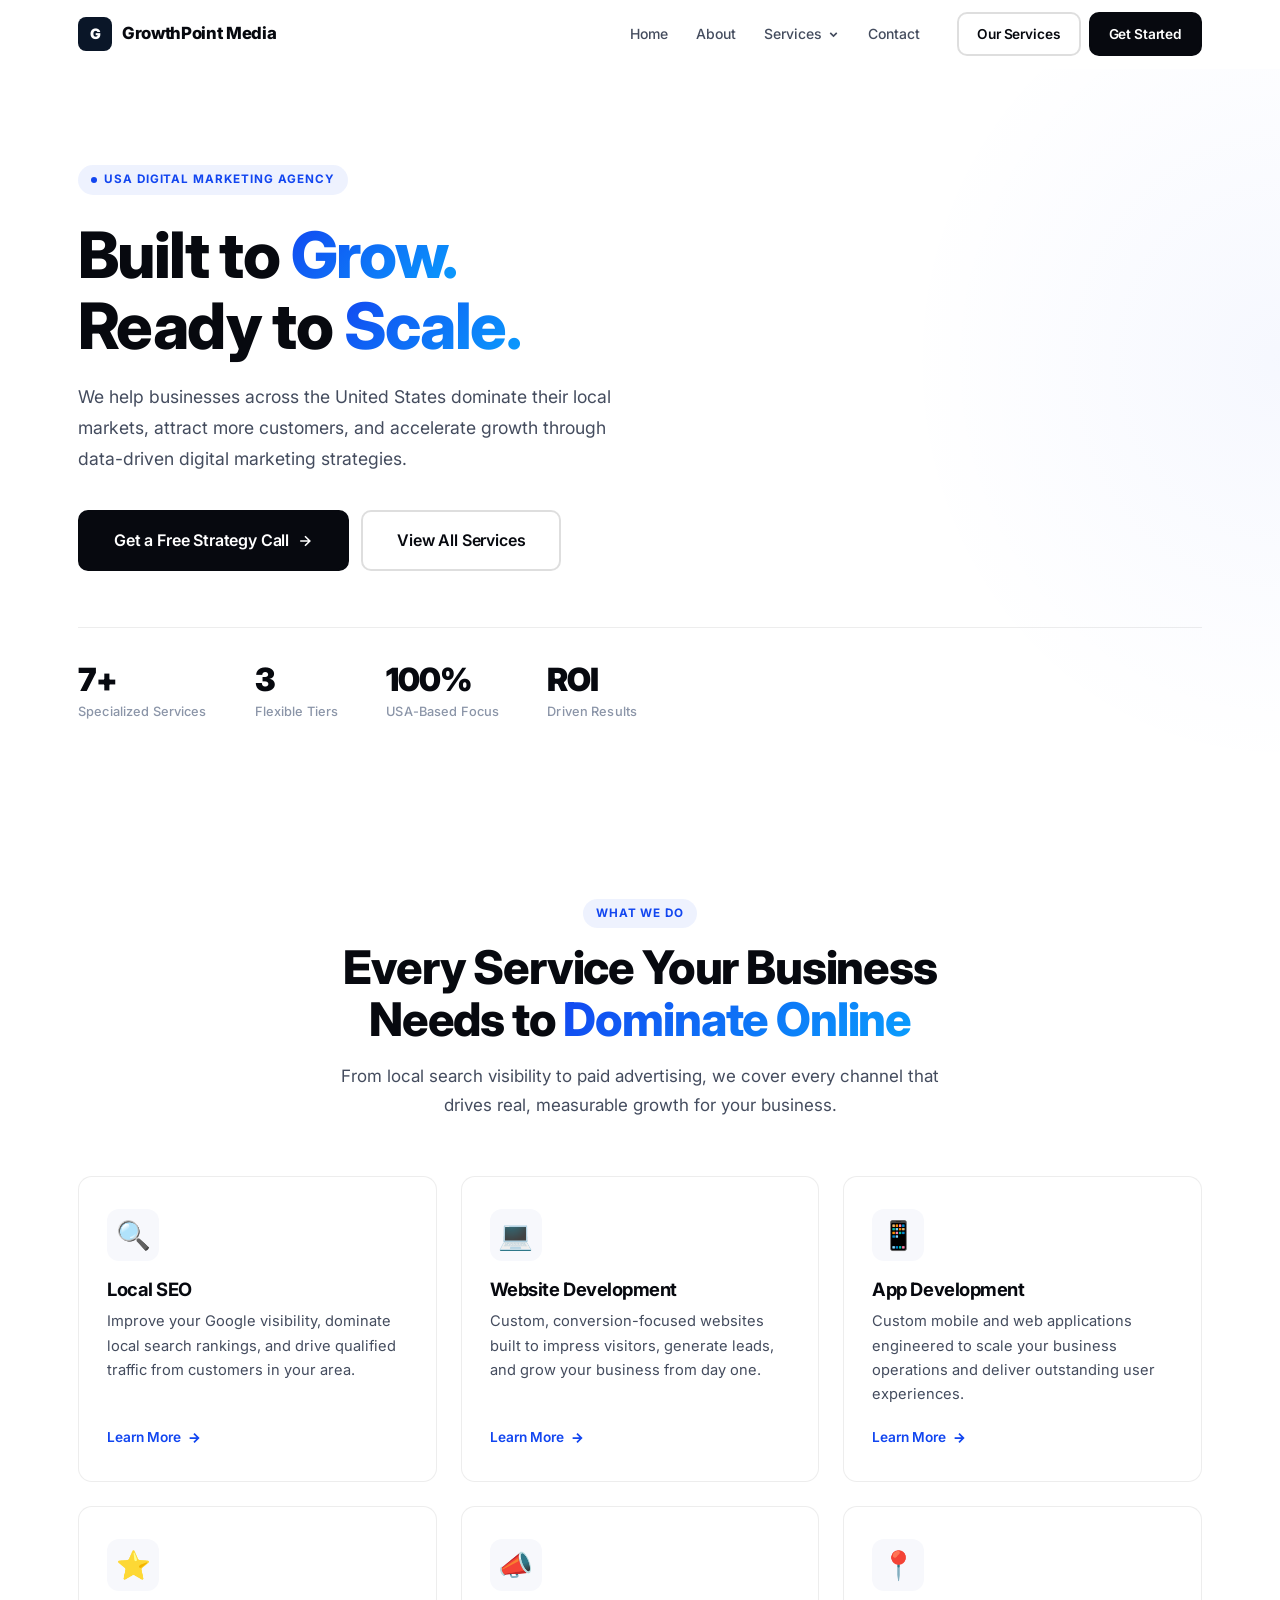
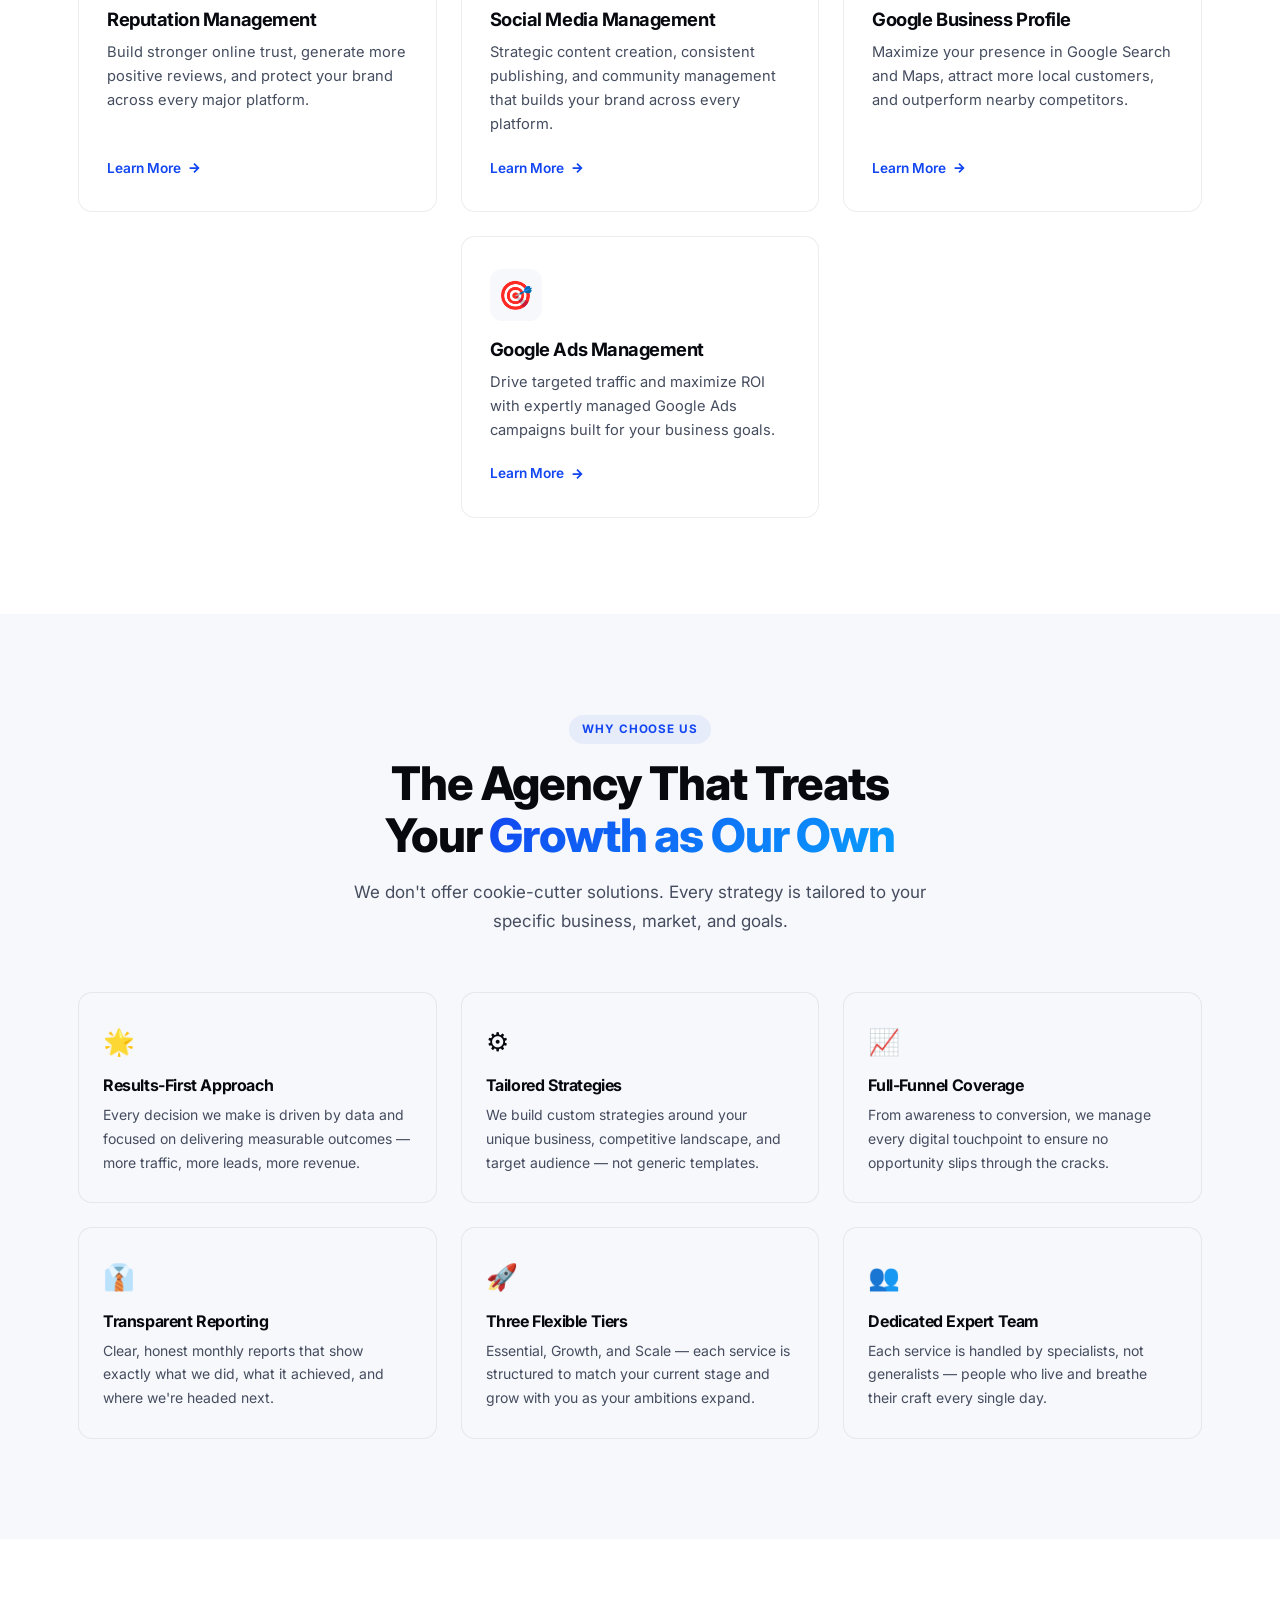
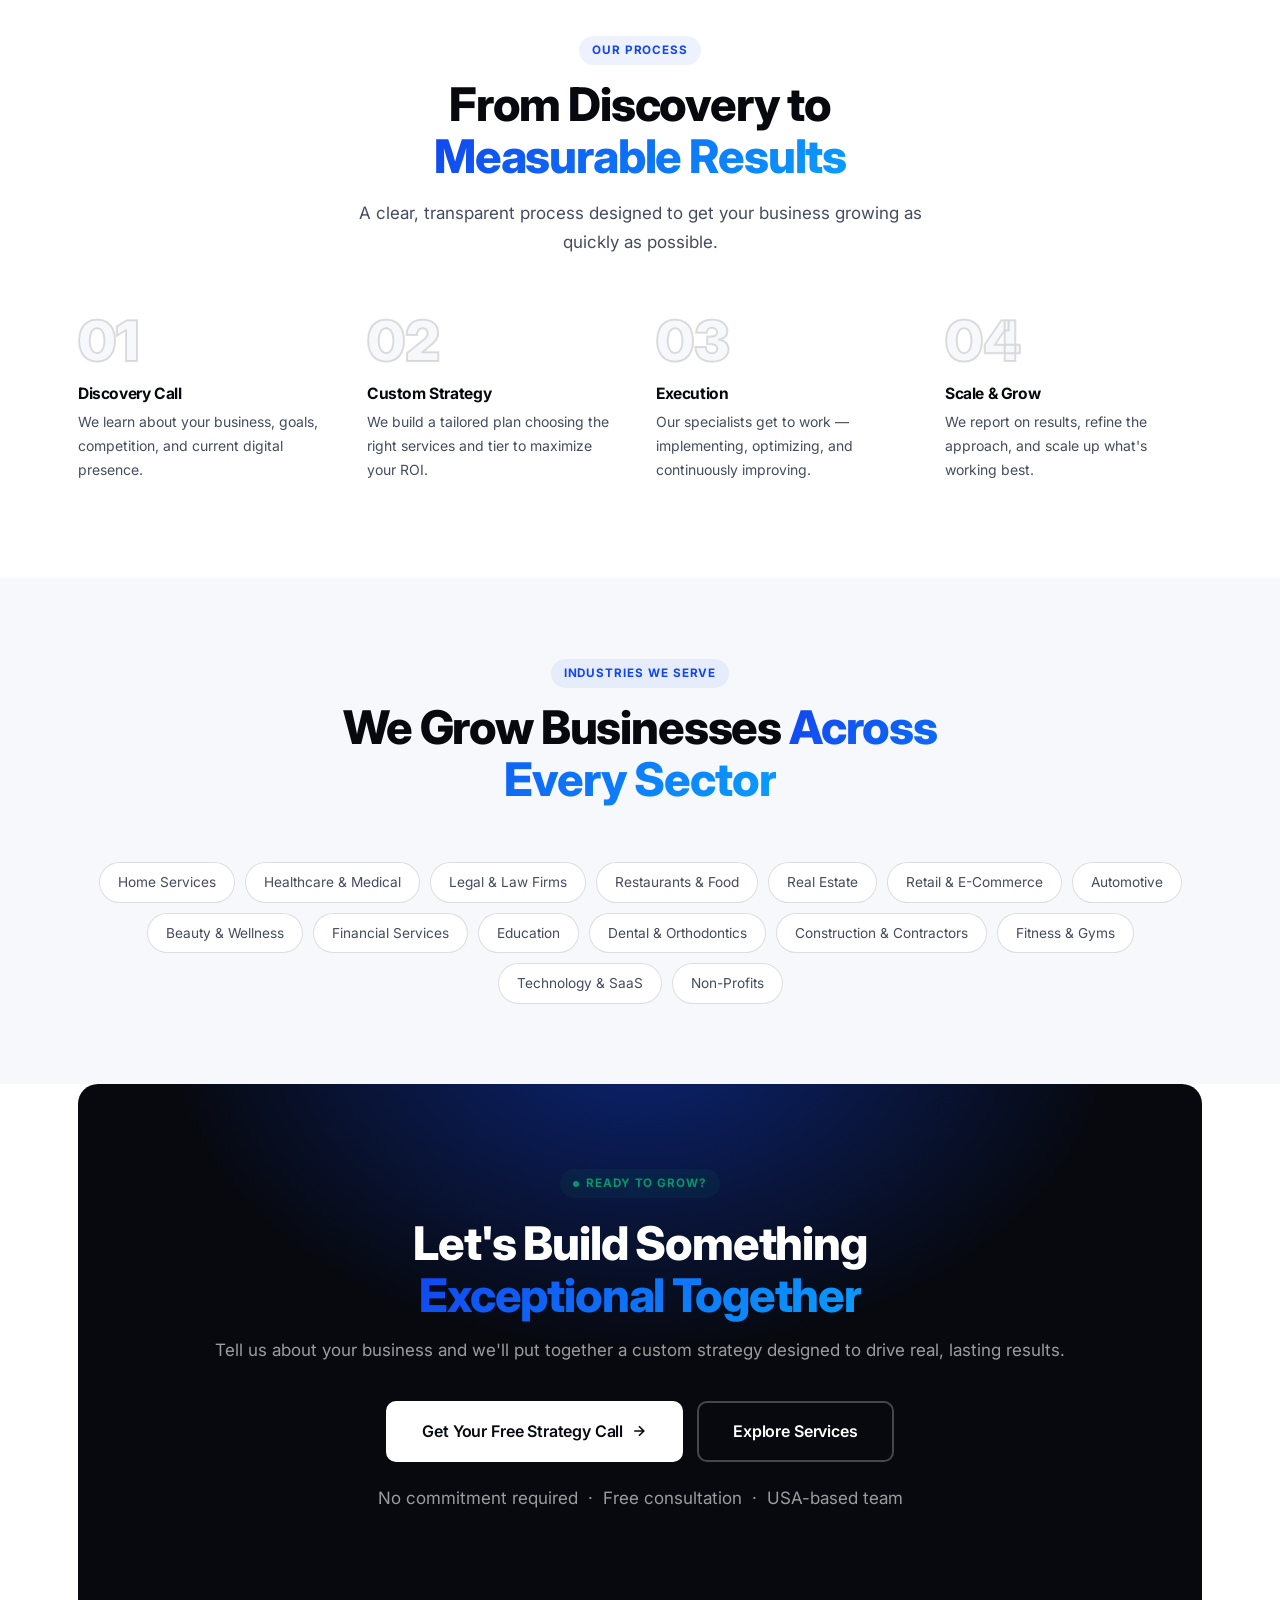
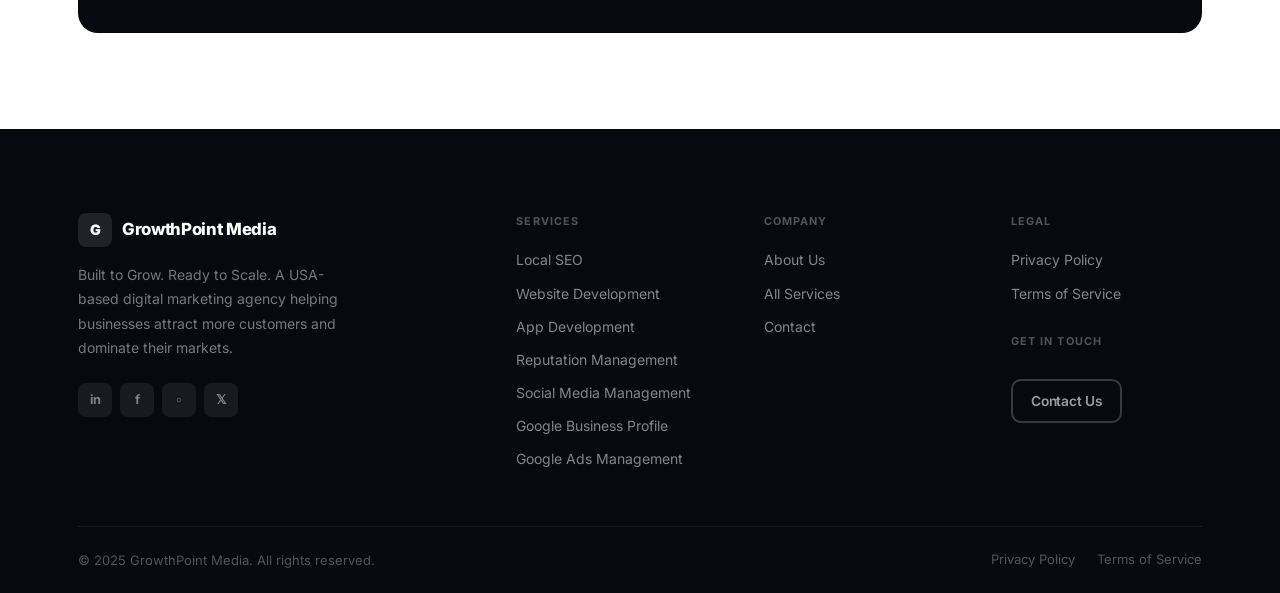
<file: index.html>
<!DOCTYPE html>
<html lang="en">
<head>
  <meta charset="UTF-8">
  <meta name="viewport" content="width=device-width, initial-scale=1.0">
  <title>GrowthPoint Media | Digital Marketing Agency — Built to Grow. Ready to Scale.</title>
  <meta name="description" content="GrowthPoint Media is a results-driven digital marketing agency offering Local SEO, Website Development, App Development, Reputation Management, Social Media, Google Business Profile, and Google Ads services across the USA.">
  <meta name="keywords" content="digital marketing agency USA, local SEO services, website development, google ads management, social media management, reputation management, google business profile">
  <meta name="robots" content="index, follow">
  <link rel="canonical" href="https://www.growthpointmedia.com/">

  <!-- Open Graph -->
  <meta property="og:type" content="website">
  <meta property="og:url" content="https://www.growthpointmedia.com/">
  <meta property="og:title" content="GrowthPoint Media | Digital Marketing Agency">
  <meta property="og:description" content="Results-driven digital marketing agency. We help businesses grow with Local SEO, Paid Ads, Web Development, and more.">
  <meta property="og:image" content="https://www.growthpointmedia.com/assets/img/og-image.jpg">
  <meta property="og:site_name" content="GrowthPoint Media">

  <!-- Twitter Card -->
  <meta name="twitter:card" content="summary_large_image">
  <meta name="twitter:title" content="GrowthPoint Media | Digital Marketing Agency">
  <meta name="twitter:description" content="Results-driven digital marketing agency. Built to Grow. Ready to Scale.">

  <link rel="stylesheet" href="assets/css/style.css">

  <!-- Schema: Organization -->
  <script type="application/ld+json">
  {
    "@context": "https://schema.org",
    "@type": "Organization",
    "name": "GrowthPoint Media",
    "url": "https://www.growthpointmedia.com",
    "logo": "https://www.growthpointmedia.com/assets/img/logo.png",
    "description": "GrowthPoint Media is a USA-based digital marketing agency specializing in Local SEO, Website Development, App Development, Reputation Management, Social Media Management, Google Business Profile Management, and Google Ads Management.",
    "slogan": "Built to Grow. Ready to Scale.",
    "areaServed": "United States",
    "serviceArea": {
      "@type": "Country",
      "name": "United States"
    },
    "sameAs": [
      "https://www.linkedin.com/company/growthpointmedia",
      "https://www.facebook.com/growthpointmedia",
      "https://www.instagram.com/growthpointmedia"
    ],
    "hasOfferCatalog": {
      "@type": "OfferCatalog",
      "name": "Digital Marketing Services",
      "itemListElement": [
        {"@type": "Offer", "itemOffered": {"@type": "Service", "name": "Local SEO"}},
        {"@type": "Offer", "itemOffered": {"@type": "Service", "name": "Website Development"}},
        {"@type": "Offer", "itemOffered": {"@type": "Service", "name": "App Development"}},
        {"@type": "Offer", "itemOffered": {"@type": "Service", "name": "Reputation Management"}},
        {"@type": "Offer", "itemOffered": {"@type": "Service", "name": "Social Media Management"}},
        {"@type": "Offer", "itemOffered": {"@type": "Service", "name": "Google Business Profile Management"}},
        {"@type": "Offer", "itemOffered": {"@type": "Service", "name": "Google Ads Management"}}
      ]
    }
  }
  </script>

  <!-- Schema: WebSite -->
  <script type="application/ld+json">
  {
    "@context": "https://schema.org",
    "@type": "WebSite",
    "name": "GrowthPoint Media",
    "url": "https://www.growthpointmedia.com",
    "potentialAction": {
      "@type": "SearchAction",
      "target": "https://www.growthpointmedia.com/?s={search_term_string}",
      "query-input": "required name=search_term_string"
    }
  }
  </script>
</head>
<body>

<!-- ── Navigation ─────────────────────────────────────────────────────────── -->
<nav class="nav" role="navigation" aria-label="Main navigation">
  <div class="nav__inner">
    <a href="/" class="nav__logo" aria-label="GrowthPoint Media Home">
      <div class="nav__logo-icon" aria-hidden="true">G</div>
      GrowthPoint Media
    </a>

    <div class="nav__menu" role="menubar">
      <a href="/" class="nav__link" role="menuitem">Home</a>
      <a href="about.html" class="nav__link" role="menuitem">About</a>

      <div class="nav__dropdown" role="menuitem" aria-haspopup="true">
        <button class="nav__link nav__dropdown-toggle" aria-expanded="false">
          Services
          <svg viewBox="0 0 16 16" fill="none" stroke="currentColor" stroke-width="2"><path d="M4 6l4 4 4-4"/></svg>
        </button>
        <div class="nav__dropdown-menu" role="menu">
          <a href="services/local-seo.html" class="nav__dropdown-item" role="menuitem">
            <span class="nav__dropdown-icon">&#128269;</span>Local SEO
          </a>
          <a href="services/website-development.html" class="nav__dropdown-item" role="menuitem">
            <span class="nav__dropdown-icon">&#128187;</span>Website Development
          </a>
          <a href="services/app-development.html" class="nav__dropdown-item" role="menuitem">
            <span class="nav__dropdown-icon">&#128241;</span>App Development
          </a>
          <a href="services/reputation-management.html" class="nav__dropdown-item" role="menuitem">
            <span class="nav__dropdown-icon">&#11088;</span>Reputation Management
          </a>
          <a href="services/social-media-management.html" class="nav__dropdown-item" role="menuitem">
            <span class="nav__dropdown-icon">&#128227;</span>Social Media
          </a>
          <a href="services/google-business-profile.html" class="nav__dropdown-item" role="menuitem">
            <span class="nav__dropdown-icon">&#128205;</span>Google Business Profile
          </a>
          <a href="services/google-ads-management.html" class="nav__dropdown-item" role="menuitem">
            <span class="nav__dropdown-icon">&#127919;</span>Google Ads
          </a>
        </div>
      </div>

      <a href="contact.html" class="nav__link" role="menuitem">Contact</a>
    </div>

    <div class="nav__actions">
      <a href="services.html" class="btn btn--outline btn--sm">Our Services</a>
      <a href="contact.html" class="btn btn--primary btn--sm">Get Started</a>
    </div>

    <button class="nav__toggle" aria-label="Toggle mobile menu" aria-expanded="false">
      <span></span><span></span><span></span>
    </button>
  </div>
</nav>

<!-- Mobile Nav -->
<div class="nav__mobile" aria-label="Mobile navigation">
  <a href="/" class="nav__mobile-link">Home</a>
  <a href="about.html" class="nav__mobile-link">About</a>
  <div class="nav__mobile-section-title">Services</div>
  <a href="services/local-seo.html" class="nav__mobile-link">Local SEO</a>
  <a href="services/website-development.html" class="nav__mobile-link">Website Development</a>
  <a href="services/app-development.html" class="nav__mobile-link">App Development</a>
  <a href="services/reputation-management.html" class="nav__mobile-link">Reputation Management</a>
  <a href="services/social-media-management.html" class="nav__mobile-link">Social Media Management</a>
  <a href="services/google-business-profile.html" class="nav__mobile-link">Google Business Profile</a>
  <a href="services/google-ads-management.html" class="nav__mobile-link">Google Ads Management</a>
  <div class="nav__mobile-divider"></div>
  <a href="contact.html" class="nav__mobile-link">Contact</a>
  <div class="nav__mobile-cta">
    <a href="contact.html" class="btn btn--primary">Get a Free Strategy Call</a>
  </div>
</div>

<main>

<!-- ── Hero ────────────────────────────────────────────────────────────────── -->
<section class="hero">
  <div class="container">
    <div class="hero__inner">
      <div class="hero__badge animate-fade-up">
        <span class="badge badge--accent"><span class="badge-dot"></span>USA Digital Marketing Agency</span>
      </div>
      <h1 class="animate-fade-up animate-fade-up--1">
        Built to <span class="text-gradient">Grow.</span><br>Ready to <span class="text-gradient">Scale.</span>
      </h1>
      <p class="hero__sub animate-fade-up animate-fade-up--2">
        We help businesses across the United States dominate their local markets, attract more customers, and accelerate growth through data-driven digital marketing strategies.
      </p>
      <div class="hero__actions animate-fade-up animate-fade-up--3">
        <a href="contact.html" class="btn btn--primary btn--lg">
          Get a Free Strategy Call
          <svg class="btn-arrow" viewBox="0 0 20 20" fill="none" stroke="currentColor" stroke-width="2"><path d="M4 10h12M10 4l6 6-6 6"/></svg>
        </a>
        <a href="services.html" class="btn btn--outline btn--lg">View All Services</a>
      </div>
      <div class="hero__stats">
        <div class="hero__stat">
          <div class="hero__stat-value">7+</div>
          <div class="hero__stat-label">Specialized Services</div>
        </div>
        <div class="hero__stat">
          <div class="hero__stat-value">3</div>
          <div class="hero__stat-label">Flexible Tiers</div>
        </div>
        <div class="hero__stat">
          <div class="hero__stat-value">100%</div>
          <div class="hero__stat-label">USA-Based Focus</div>
        </div>
        <div class="hero__stat">
          <div class="hero__stat-value">ROI</div>
          <div class="hero__stat-label">Driven Results</div>
        </div>
      </div>
    </div>
  </div>
</section>

<!-- ── Services ─────────────────────────────────────────────────────────────── -->
<section id="services">
  <div class="container">
    <div class="section-header section-header--center reveal">
      <span class="badge">What We Do</span>
      <h2>Every Service Your Business Needs to <span class="text-gradient">Dominate Online</span></h2>
      <p>From local search visibility to paid advertising, we cover every channel that drives real, measurable growth for your business.</p>
    </div>

    <div class="grid-3">
      <a href="services/local-seo.html" class="service-card reveal reveal-delay-1">
        <div class="service-card__icon">&#128269;</div>
        <h3>Local SEO</h3>
        <p>Improve your Google visibility, dominate local search rankings, and drive qualified traffic from customers in your area.</p>
        <span class="service-card__link">
          Learn More
          <svg width="14" height="14" viewBox="0 0 16 16" fill="none" stroke="currentColor" stroke-width="2"><path d="M3 8h10M8 3l5 5-5 5"/></svg>
        </span>
      </a>

      <a href="services/website-development.html" class="service-card reveal reveal-delay-2">
        <div class="service-card__icon">&#128187;</div>
        <h3>Website Development</h3>
        <p>Custom, conversion-focused websites built to impress visitors, generate leads, and grow your business from day one.</p>
        <span class="service-card__link">
          Learn More
          <svg width="14" height="14" viewBox="0 0 16 16" fill="none" stroke="currentColor" stroke-width="2"><path d="M3 8h10M8 3l5 5-5 5"/></svg>
        </span>
      </a>

      <a href="services/app-development.html" class="service-card reveal reveal-delay-3">
        <div class="service-card__icon">&#128241;</div>
        <h3>App Development</h3>
        <p>Custom mobile and web applications engineered to scale your business operations and deliver outstanding user experiences.</p>
        <span class="service-card__link">
          Learn More
          <svg width="14" height="14" viewBox="0 0 16 16" fill="none" stroke="currentColor" stroke-width="2"><path d="M3 8h10M8 3l5 5-5 5"/></svg>
        </span>
      </a>

      <a href="services/reputation-management.html" class="service-card reveal reveal-delay-1">
        <div class="service-card__icon">&#11088;</div>
        <h3>Reputation Management</h3>
        <p>Build stronger online trust, generate more positive reviews, and protect your brand across every major platform.</p>
        <span class="service-card__link">
          Learn More
          <svg width="14" height="14" viewBox="0 0 16 16" fill="none" stroke="currentColor" stroke-width="2"><path d="M3 8h10M8 3l5 5-5 5"/></svg>
        </span>
      </a>

      <a href="services/social-media-management.html" class="service-card reveal reveal-delay-2">
        <div class="service-card__icon">&#128227;</div>
        <h3>Social Media Management</h3>
        <p>Strategic content creation, consistent publishing, and community management that builds your brand across every platform.</p>
        <span class="service-card__link">
          Learn More
          <svg width="14" height="14" viewBox="0 0 16 16" fill="none" stroke="currentColor" stroke-width="2"><path d="M3 8h10M8 3l5 5-5 5"/></svg>
        </span>
      </a>

      <a href="services/google-business-profile.html" class="service-card reveal reveal-delay-3">
        <div class="service-card__icon">&#128205;</div>
        <h3>Google Business Profile</h3>
        <p>Maximize your presence in Google Search and Maps, attract more local customers, and outperform nearby competitors.</p>
        <span class="service-card__link">
          Learn More
          <svg width="14" height="14" viewBox="0 0 16 16" fill="none" stroke="currentColor" stroke-width="2"><path d="M3 8h10M8 3l5 5-5 5"/></svg>
        </span>
      </a>

      <a href="services/google-ads-management.html" class="service-card reveal" style="grid-column: 2;">
        <div class="service-card__icon">&#127919;</div>
        <h3>Google Ads Management</h3>
        <p>Drive targeted traffic and maximize ROI with expertly managed Google Ads campaigns built for your business goals.</p>
        <span class="service-card__link">
          Learn More
          <svg width="14" height="14" viewBox="0 0 16 16" fill="none" stroke="currentColor" stroke-width="2"><path d="M3 8h10M8 3l5 5-5 5"/></svg>
        </span>
      </a>
    </div>
  </div>
</section>

<!-- ── Why GrowthPoint ────────────────────────────────────────────────────── -->
<section style="background: var(--bg-2); padding: 100px 0;">
  <div class="container">
    <div class="section-header section-header--center reveal">
      <span class="badge">Why Choose Us</span>
      <h2>The Agency That Treats Your <span class="text-gradient">Growth as Our Own</span></h2>
      <p>We don't offer cookie-cutter solutions. Every strategy is tailored to your specific business, market, and goals.</p>
    </div>
    <div class="grid-3">
      <div class="value-card reveal reveal-delay-1">
        <div class="value-icon">&#127775;</div>
        <h4>Results-First Approach</h4>
        <p>Every decision we make is driven by data and focused on delivering measurable outcomes — more traffic, more leads, more revenue.</p>
      </div>
      <div class="value-card reveal reveal-delay-2">
        <div class="value-icon">&#9881;</div>
        <h4>Tailored Strategies</h4>
        <p>We build custom strategies around your unique business, competitive landscape, and target audience — not generic templates.</p>
      </div>
      <div class="value-card reveal reveal-delay-3">
        <div class="value-icon">&#128200;</div>
        <h4>Full-Funnel Coverage</h4>
        <p>From awareness to conversion, we manage every digital touchpoint to ensure no opportunity slips through the cracks.</p>
      </div>
      <div class="value-card reveal reveal-delay-1">
        <div class="value-icon">&#128084;</div>
        <h4>Transparent Reporting</h4>
        <p>Clear, honest monthly reports that show exactly what we did, what it achieved, and where we're headed next.</p>
      </div>
      <div class="value-card reveal reveal-delay-2">
        <div class="value-icon">&#128640;</div>
        <h4>Three Flexible Tiers</h4>
        <p>Essential, Growth, and Scale — each service is structured to match your current stage and grow with you as your ambitions expand.</p>
      </div>
      <div class="value-card reveal reveal-delay-3">
        <div class="value-icon">&#128101;</div>
        <h4>Dedicated Expert Team</h4>
        <p>Each service is handled by specialists, not generalists — people who live and breathe their craft every single day.</p>
      </div>
    </div>
  </div>
</section>

<!-- ── How It Works ───────────────────────────────────────────────────────── -->
<section>
  <div class="container">
    <div class="section-header section-header--center reveal">
      <span class="badge">Our Process</span>
      <h2>From Discovery to <span class="text-gradient">Measurable Results</span></h2>
      <p>A clear, transparent process designed to get your business growing as quickly as possible.</p>
    </div>
    <div class="process-grid">
      <div class="process-step reveal reveal-delay-1">
        <div class="process-num">01</div>
        <h4>Discovery Call</h4>
        <p>We learn about your business, goals, competition, and current digital presence.</p>
      </div>
      <div class="process-step reveal reveal-delay-2">
        <div class="process-num">02</div>
        <h4>Custom Strategy</h4>
        <p>We build a tailored plan choosing the right services and tier to maximize your ROI.</p>
      </div>
      <div class="process-step reveal reveal-delay-3">
        <div class="process-num">03</div>
        <h4>Execution</h4>
        <p>Our specialists get to work — implementing, optimizing, and continuously improving.</p>
      </div>
      <div class="process-step reveal reveal-delay-4">
        <div class="process-num">04</div>
        <h4>Scale &amp; Grow</h4>
        <p>We report on results, refine the approach, and scale up what's working best.</p>
      </div>
    </div>
  </div>
</section>

<!-- ── Industries ────────────────────────────────────────────────────────── -->
<section style="background: var(--bg-2); padding: 80px 0;">
  <div class="container">
    <div class="section-header section-header--center reveal">
      <span class="badge">Industries We Serve</span>
      <h2>We Grow Businesses <span class="text-gradient">Across Every Sector</span></h2>
    </div>
    <div class="industries-grid reveal" style="justify-content: center;">
      <span class="industry-tag">Home Services</span>
      <span class="industry-tag">Healthcare &amp; Medical</span>
      <span class="industry-tag">Legal &amp; Law Firms</span>
      <span class="industry-tag">Restaurants &amp; Food</span>
      <span class="industry-tag">Real Estate</span>
      <span class="industry-tag">Retail &amp; E-Commerce</span>
      <span class="industry-tag">Automotive</span>
      <span class="industry-tag">Beauty &amp; Wellness</span>
      <span class="industry-tag">Financial Services</span>
      <span class="industry-tag">Education</span>
      <span class="industry-tag">Dental &amp; Orthodontics</span>
      <span class="industry-tag">Construction &amp; Contractors</span>
      <span class="industry-tag">Fitness &amp; Gyms</span>
      <span class="industry-tag">Technology &amp; SaaS</span>
      <span class="industry-tag">Non-Profits</span>
    </div>
  </div>
</section>

<!-- ── CTA ──────────────────────────────────────────────────────────────── -->
<section class="cta-section">
  <div class="container">
    <div class="cta-box reveal">
      <div class="cta-box__inner">
        <span class="badge badge--green" style="margin: 0 auto 20px; display: inline-flex;"><span class="badge-dot"></span>Ready to Grow?</span>
        <h2>Let's Build Something <span class="text-gradient">Exceptional Together</span></h2>
        <p>Tell us about your business and we'll put together a custom strategy designed to drive real, lasting results.</p>
        <div class="cta-box__actions">
          <a href="contact.html" class="btn btn--primary btn--lg">
            Get Your Free Strategy Call
            <svg class="btn-arrow" viewBox="0 0 20 20" fill="none" stroke="currentColor" stroke-width="2"><path d="M4 10h12M10 4l6 6-6 6"/></svg>
          </a>
          <a href="services.html" class="btn btn--outline btn--lg">Explore Services</a>
        </div>
        <p class="cta-box__trust">No commitment required &nbsp;·&nbsp; Free consultation &nbsp;·&nbsp; USA-based team</p>
      </div>
    </div>
  </div>
</section>

</main>

<!-- ── Footer ────────────────────────────────────────────────────────────── -->
<footer class="footer" role="contentinfo">
  <div class="container">
    <div class="footer__top">
      <div class="footer__brand">
        <a href="/" class="nav__logo" aria-label="GrowthPoint Media">
          <div class="nav__logo-icon">G</div>
          GrowthPoint Media
        </a>
        <p>Built to Grow. Ready to Scale. A USA-based digital marketing agency helping businesses attract more customers and dominate their markets.</p>
        <div class="footer__social">
          <a href="#" class="footer__social-link" aria-label="LinkedIn">in</a>
          <a href="#" class="footer__social-link" aria-label="Facebook">f</a>
          <a href="#" class="footer__social-link" aria-label="Instagram">&#9643;</a>
          <a href="#" class="footer__social-link" aria-label="X / Twitter">𝕏</a>
        </div>
      </div>
      <div>
        <div class="footer__col-title">Services</div>
        <nav class="footer__links" aria-label="Services">
          <a href="services/local-seo.html">Local SEO</a>
          <a href="services/website-development.html">Website Development</a>
          <a href="services/app-development.html">App Development</a>
          <a href="services/reputation-management.html">Reputation Management</a>
          <a href="services/social-media-management.html">Social Media Management</a>
          <a href="services/google-business-profile.html">Google Business Profile</a>
          <a href="services/google-ads-management.html">Google Ads Management</a>
        </nav>
      </div>
      <div>
        <div class="footer__col-title">Company</div>
        <nav class="footer__links" aria-label="Company">
          <a href="about.html">About Us</a>
          <a href="services.html">All Services</a>
          <a href="contact.html">Contact</a>
        </nav>
      </div>
      <div>
        <div class="footer__col-title">Legal</div>
        <nav class="footer__links" aria-label="Legal">
          <a href="privacy-policy.html">Privacy Policy</a>
          <a href="terms.html">Terms of Service</a>
        </nav>
        <div style="margin-top: 28px;">
          <div class="footer__col-title">Get in Touch</div>
          <a href="contact.html" class="btn btn--outline btn--sm" style="margin-top: 10px;">Contact Us</a>
        </div>
      </div>
    </div>
    <div class="footer__bottom">
      <p class="footer__copy">&copy; 2025 GrowthPoint Media. All rights reserved.</p>
      <div class="footer__legal">
        <a href="privacy-policy.html">Privacy Policy</a>
        <a href="terms.html">Terms of Service</a>
      </div>
    </div>
  </div>
</footer>

<script src="assets/js/main.js"></script>
</body>
</html>
</file>
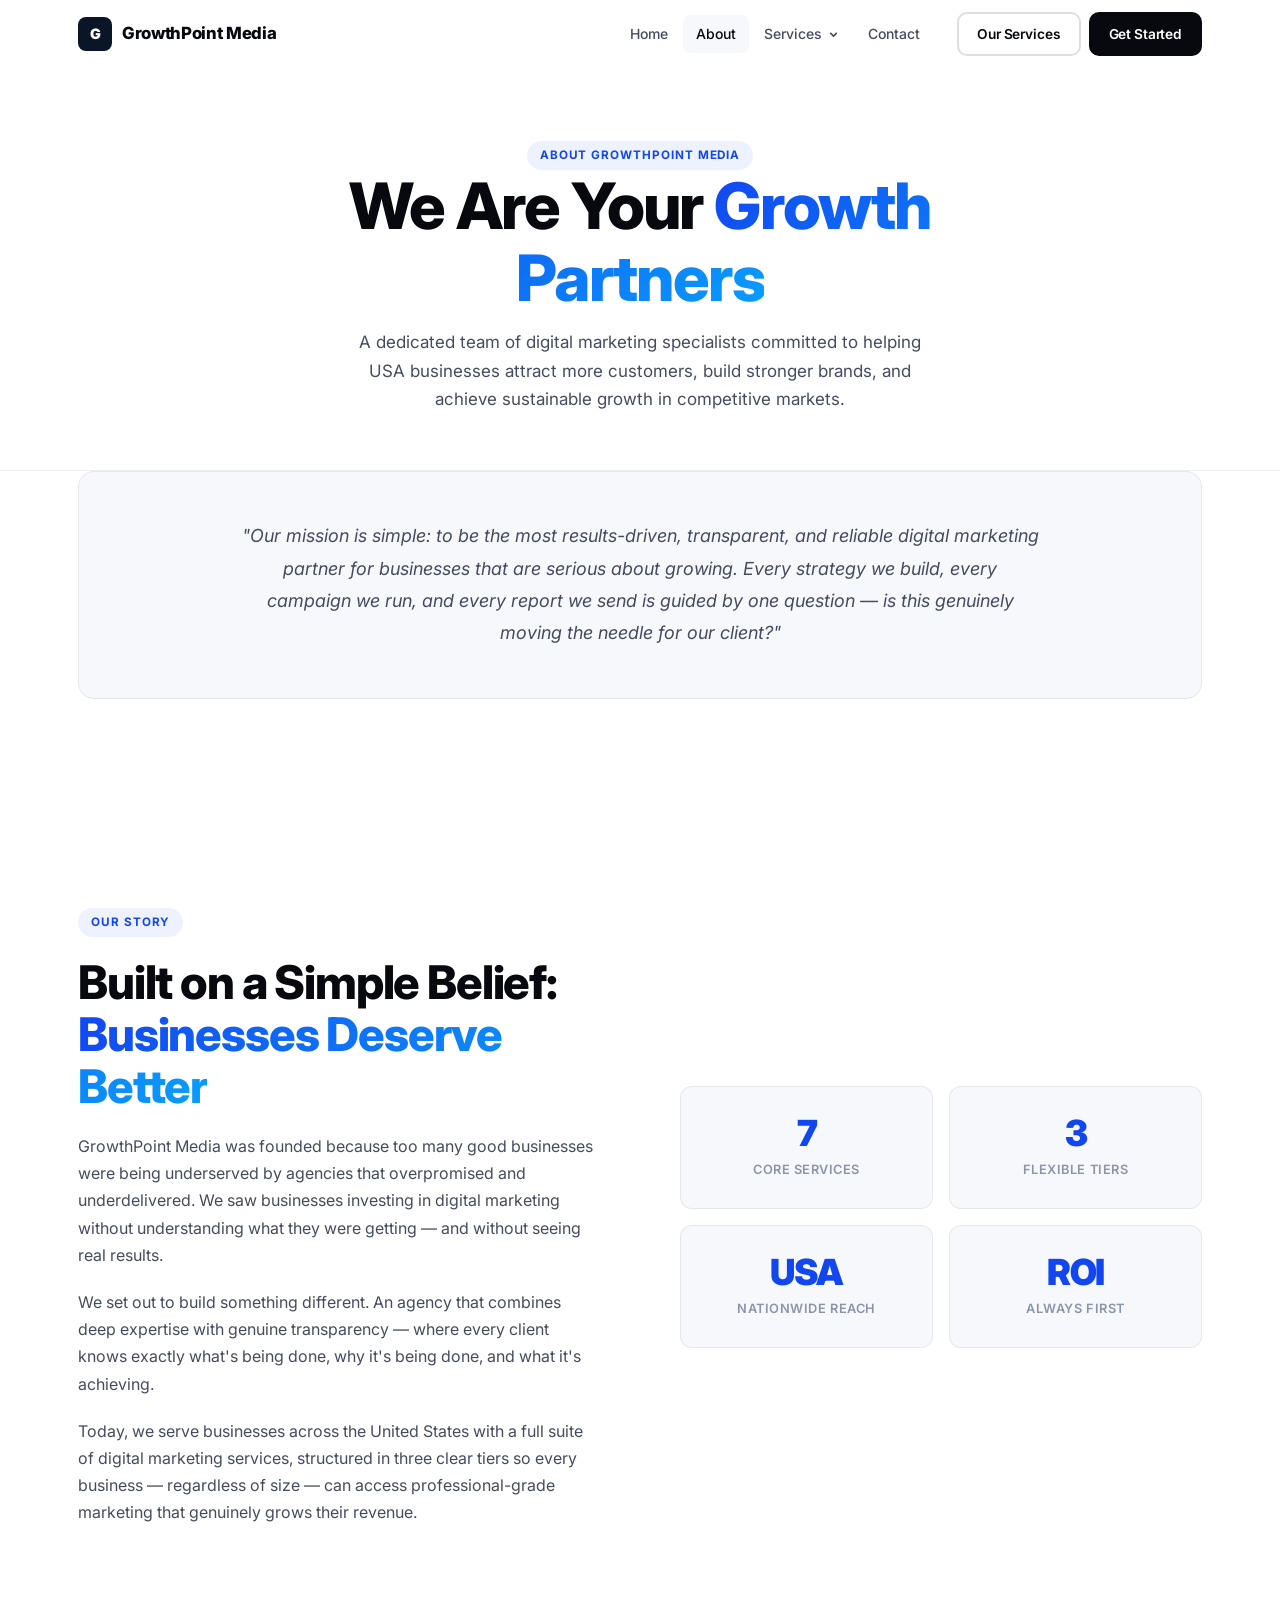
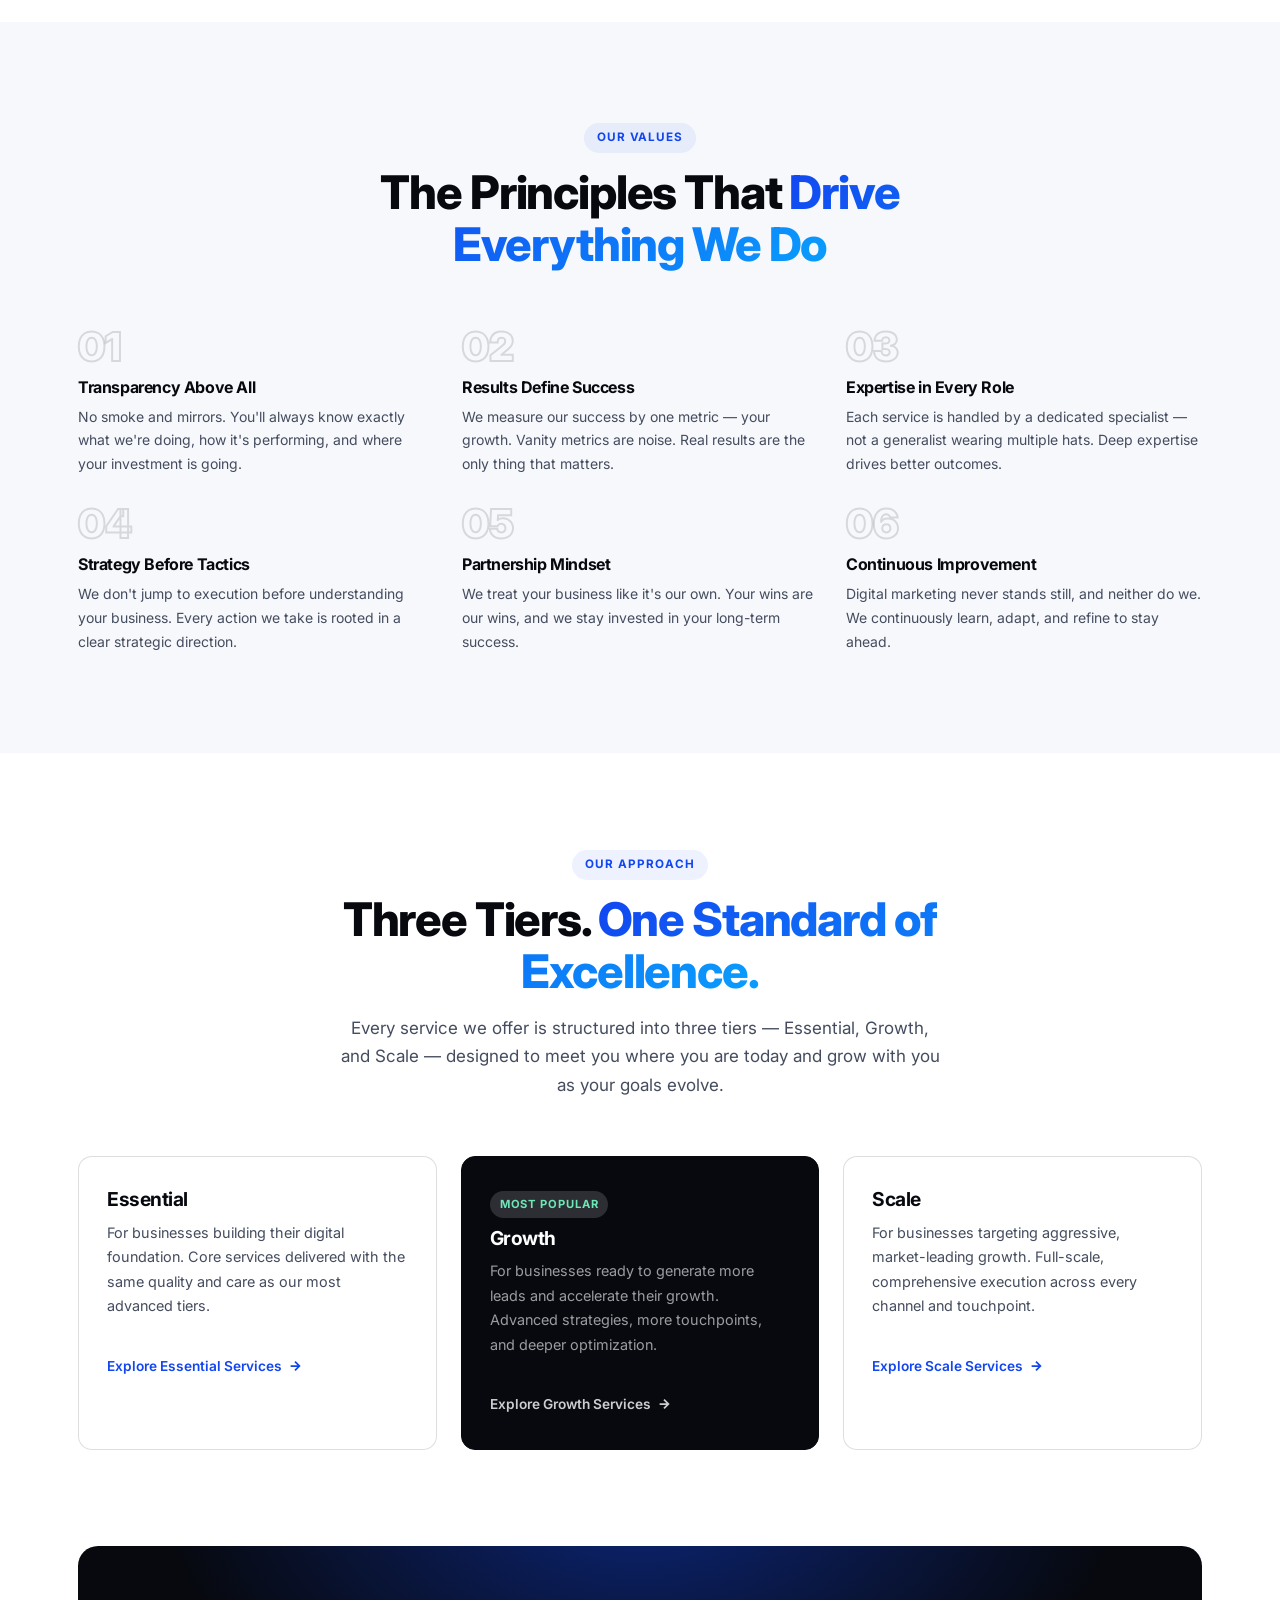
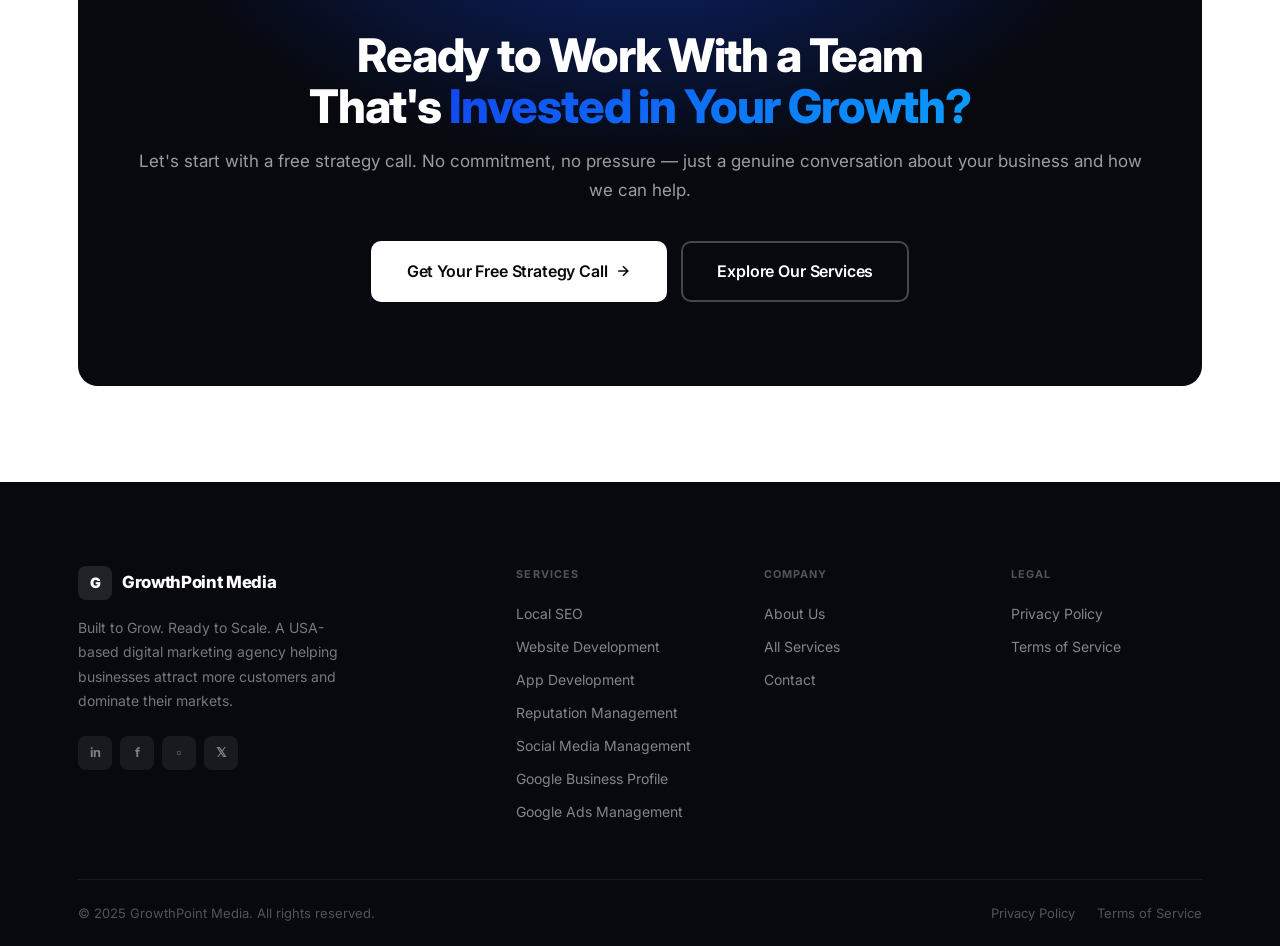
<file: about.html>
<!DOCTYPE html>
<html lang="en">
<head>
  <meta charset="UTF-8">
  <meta name="viewport" content="width=device-width, initial-scale=1.0">
  <title>About Us | GrowthPoint Media — Digital Marketing Agency</title>
  <meta name="description" content="Learn about GrowthPoint Media — a USA-based digital marketing agency built to help businesses grow through Local SEO, paid advertising, web development, and more. Our mission: Built to Grow. Ready to Scale.">
  <meta name="robots" content="index, follow">
  <link rel="canonical" href="https://www.growthpointmedia.com/about.html">
  <meta property="og:type" content="website">
  <meta property="og:url" content="https://www.growthpointmedia.com/about.html">
  <meta property="og:title" content="About GrowthPoint Media | Digital Marketing Agency">
  <meta property="og:description" content="A USA-based digital marketing agency dedicated to helping businesses grow and scale through data-driven strategies.">
  <link rel="stylesheet" href="assets/css/style.css">
  <script type="application/ld+json">
  {
    "@context": "https://schema.org",
    "@type": "AboutPage",
    "name": "About GrowthPoint Media",
    "url": "https://www.growthpointmedia.com/about.html",
    "description": "GrowthPoint Media is a USA-based digital marketing agency specializing in Local SEO, website development, reputation management, social media, and Google Ads.",
    "publisher": {
      "@type": "Organization",
      "name": "GrowthPoint Media",
      "url": "https://www.growthpointmedia.com"
    }
  }
  </script>
</head>
<body>

<nav class="nav" role="navigation" aria-label="Main navigation">
  <div class="nav__inner">
    <a href="/" class="nav__logo" aria-label="GrowthPoint Media Home">
      <div class="nav__logo-icon">G</div>GrowthPoint Media
    </a>
    <div class="nav__menu">
      <a href="index.html" class="nav__link">Home</a>
      <a href="about.html" class="nav__link active">About</a>
      <div class="nav__dropdown">
        <button class="nav__link nav__dropdown-toggle">Services<svg viewBox="0 0 16 16" fill="none" stroke="currentColor" stroke-width="2"><path d="M4 6l4 4 4-4"/></svg></button>
        <div class="nav__dropdown-menu">
          <a href="services/local-seo.html" class="nav__dropdown-item"><span class="nav__dropdown-icon">&#128269;</span>Local SEO</a>
          <a href="services/website-development.html" class="nav__dropdown-item"><span class="nav__dropdown-icon">&#128187;</span>Website Development</a>
          <a href="services/app-development.html" class="nav__dropdown-item"><span class="nav__dropdown-icon">&#128241;</span>App Development</a>
          <a href="services/reputation-management.html" class="nav__dropdown-item"><span class="nav__dropdown-icon">&#11088;</span>Reputation Management</a>
          <a href="services/social-media-management.html" class="nav__dropdown-item"><span class="nav__dropdown-icon">&#128227;</span>Social Media</a>
          <a href="services/google-business-profile.html" class="nav__dropdown-item"><span class="nav__dropdown-icon">&#128205;</span>Google Business Profile</a>
          <a href="services/google-ads-management.html" class="nav__dropdown-item"><span class="nav__dropdown-icon">&#127919;</span>Google Ads</a>
        </div>
      </div>
      <a href="contact.html" class="nav__link">Contact</a>
    </div>
    <div class="nav__actions">
      <a href="services.html" class="btn btn--outline btn--sm">Our Services</a>
      <a href="contact.html" class="btn btn--primary btn--sm">Get Started</a>
    </div>
    <button class="nav__toggle" aria-label="Toggle mobile menu"><span></span><span></span><span></span></button>
  </div>
</nav>
<div class="nav__mobile">
  <a href="index.html" class="nav__mobile-link">Home</a>
  <a href="about.html" class="nav__mobile-link">About</a>
  <div class="nav__mobile-section-title">Services</div>
  <a href="services/local-seo.html" class="nav__mobile-link">Local SEO</a>
  <a href="services/website-development.html" class="nav__mobile-link">Website Development</a>
  <a href="services/app-development.html" class="nav__mobile-link">App Development</a>
  <a href="services/reputation-management.html" class="nav__mobile-link">Reputation Management</a>
  <a href="services/social-media-management.html" class="nav__mobile-link">Social Media Management</a>
  <a href="services/google-business-profile.html" class="nav__mobile-link">Google Business Profile</a>
  <a href="services/google-ads-management.html" class="nav__mobile-link">Google Ads Management</a>
  <div class="nav__mobile-divider"></div>
  <a href="contact.html" class="nav__mobile-link">Contact</a>
  <div class="nav__mobile-cta"><a href="contact.html" class="btn btn--primary">Get a Free Strategy Call</a></div>
</div>

<main>

<!-- Hero -->
<section class="page-hero page-hero--center">
  <div class="container">
    <div class="page-hero__inner">
      <div class="badge badge--accent animate-fade-up">About GrowthPoint Media</div>
      <h1 class="animate-fade-up animate-fade-up--1">We Are Your <span class="text-gradient">Growth Partners</span></h1>
      <p class="animate-fade-up animate-fade-up--2">A dedicated team of digital marketing specialists committed to helping USA businesses attract more customers, build stronger brands, and achieve sustainable growth in competitive markets.</p>
    </div>
  </div>
</section>

<!-- Mission -->
<section style="padding-top: 0;">
  <div class="container">
    <div class="about-mission reveal">
      <blockquote>
        "Our mission is simple: to be the most results-driven, transparent, and reliable digital marketing partner for businesses that are serious about growing. Every strategy we build, every campaign we run, and every report we send is guided by one question — is this genuinely moving the needle for our client?"
      </blockquote>
    </div>
  </div>
</section>

<!-- Story -->
<section>
  <div class="container">
    <div class="grid-2" style="align-items: center; gap: 80px;">
      <div class="reveal">
        <span class="badge" style="margin-bottom: 20px; display: inline-flex;">Our Story</span>
        <h2 style="margin-bottom: 20px;">Built on a Simple Belief:<br><span class="text-gradient">Businesses Deserve Better</span></h2>
        <p style="margin-bottom: 20px;">GrowthPoint Media was founded because too many good businesses were being underserved by agencies that overpromised and underdelivered. We saw businesses investing in digital marketing without understanding what they were getting — and without seeing real results.</p>
        <p style="margin-bottom: 20px;">We set out to build something different. An agency that combines deep expertise with genuine transparency — where every client knows exactly what's being done, why it's being done, and what it's achieving.</p>
        <p>Today, we serve businesses across the United States with a full suite of digital marketing services, structured in three clear tiers so every business — regardless of size — can access professional-grade marketing that genuinely grows their revenue.</p>
      </div>
      <div class="reveal reveal-delay-2">
        <div class="highlight-grid" style="grid-template-columns: 1fr 1fr;">
          <div class="highlight-card">
            <div class="highlight-number">7</div>
            <div class="highlight-label">Core Services</div>
          </div>
          <div class="highlight-card">
            <div class="highlight-number">3</div>
            <div class="highlight-label">Flexible Tiers</div>
          </div>
          <div class="highlight-card">
            <div class="highlight-number">USA</div>
            <div class="highlight-label">Nationwide Reach</div>
          </div>
          <div class="highlight-card">
            <div class="highlight-number">ROI</div>
            <div class="highlight-label">Always First</div>
          </div>
        </div>
      </div>
    </div>
  </div>
</section>

<!-- Values -->
<section style="background: var(--bg-2); padding: 100px 0;">
  <div class="container">
    <div class="section-header section-header--center reveal">
      <span class="badge">Our Values</span>
      <h2>The Principles That <span class="text-gradient">Drive Everything We Do</span></h2>
    </div>
    <div class="values-grid">
      <div class="value-item reveal reveal-delay-1">
        <div class="value-item__number">01</div>
        <h4>Transparency Above All</h4>
        <p>No smoke and mirrors. You'll always know exactly what we're doing, how it's performing, and where your investment is going.</p>
      </div>
      <div class="value-item reveal reveal-delay-2">
        <div class="value-item__number">02</div>
        <h4>Results Define Success</h4>
        <p>We measure our success by one metric — your growth. Vanity metrics are noise. Real results are the only thing that matters.</p>
      </div>
      <div class="value-item reveal reveal-delay-3">
        <div class="value-item__number">03</div>
        <h4>Expertise in Every Role</h4>
        <p>Each service is handled by a dedicated specialist — not a generalist wearing multiple hats. Deep expertise drives better outcomes.</p>
      </div>
      <div class="value-item reveal reveal-delay-1">
        <div class="value-item__number">04</div>
        <h4>Strategy Before Tactics</h4>
        <p>We don't jump to execution before understanding your business. Every action we take is rooted in a clear strategic direction.</p>
      </div>
      <div class="value-item reveal reveal-delay-2">
        <div class="value-item__number">05</div>
        <h4>Partnership Mindset</h4>
        <p>We treat your business like it's our own. Your wins are our wins, and we stay invested in your long-term success.</p>
      </div>
      <div class="value-item reveal reveal-delay-3">
        <div class="value-item__number">06</div>
        <h4>Continuous Improvement</h4>
        <p>Digital marketing never stands still, and neither do we. We continuously learn, adapt, and refine to stay ahead.</p>
      </div>
    </div>
  </div>
</section>

<!-- Our Approach -->
<section>
  <div class="container">
    <div class="section-header section-header--center reveal">
      <span class="badge">Our Approach</span>
      <h2>Three Tiers. <span class="text-gradient">One Standard of Excellence.</span></h2>
      <p>Every service we offer is structured into three tiers — Essential, Growth, and Scale — designed to meet you where you are today and grow with you as your goals evolve.</p>
    </div>
    <div class="grid-3">
      <div class="card reveal reveal-delay-1">
        <h4 style="margin-bottom: 10px;">Essential</h4>
        <p style="margin-bottom: 16px;">For businesses building their digital foundation. Core services delivered with the same quality and care as our most advanced tiers.</p>
        <a href="services.html" class="service-card__link">Explore Essential Services <svg width="14" height="14" viewBox="0 0 16 16" fill="none" stroke="currentColor" stroke-width="2"><path d="M3 8h10M8 3l5 5-5 5"/></svg></a>
      </div>
      <div class="card card--accent reveal reveal-delay-2">
        <div class="tier-popular-badge" style="margin-bottom: 10px;">Most Popular</div>
        <h4 style="margin-bottom: 10px;">Growth</h4>
        <p style="margin-bottom: 16px;">For businesses ready to generate more leads and accelerate their growth. Advanced strategies, more touchpoints, and deeper optimization.</p>
        <a href="services.html" class="service-card__link">Explore Growth Services <svg width="14" height="14" viewBox="0 0 16 16" fill="none" stroke="currentColor" stroke-width="2"><path d="M3 8h10M8 3l5 5-5 5"/></svg></a>
      </div>
      <div class="card reveal reveal-delay-3">
        <h4 style="margin-bottom: 10px;">Scale</h4>
        <p style="margin-bottom: 16px;">For businesses targeting aggressive, market-leading growth. Full-scale, comprehensive execution across every channel and touchpoint.</p>
        <a href="services.html" class="service-card__link">Explore Scale Services <svg width="14" height="14" viewBox="0 0 16 16" fill="none" stroke="currentColor" stroke-width="2"><path d="M3 8h10M8 3l5 5-5 5"/></svg></a>
      </div>
    </div>
  </div>
</section>

<!-- CTA -->
<section class="cta-section">
  <div class="container">
    <div class="cta-box reveal">
      <div class="cta-box__inner">
        <h2>Ready to Work With a Team That's <span class="text-gradient">Invested in Your Growth?</span></h2>
        <p>Let's start with a free strategy call. No commitment, no pressure — just a genuine conversation about your business and how we can help.</p>
        <div class="cta-box__actions">
          <a href="contact.html" class="btn btn--primary btn--lg">Get Your Free Strategy Call<svg class="btn-arrow" viewBox="0 0 20 20" fill="none" stroke="currentColor" stroke-width="2"><path d="M4 10h12M10 4l6 6-6 6"/></svg></a>
          <a href="services.html" class="btn btn--outline btn--lg">Explore Our Services</a>
        </div>
      </div>
    </div>
  </div>
</section>

</main>

<footer class="footer" role="contentinfo">
  <div class="container">
    <div class="footer__top">
      <div class="footer__brand">
        <a href="index.html" class="nav__logo"><div class="nav__logo-icon">G</div>GrowthPoint Media</a>
        <p>Built to Grow. Ready to Scale. A USA-based digital marketing agency helping businesses attract more customers and dominate their markets.</p>
        <div class="footer__social">
          <a href="#" class="footer__social-link" aria-label="LinkedIn">in</a>
          <a href="#" class="footer__social-link" aria-label="Facebook">f</a>
          <a href="#" class="footer__social-link" aria-label="Instagram">&#9643;</a>
          <a href="#" class="footer__social-link" aria-label="X">𝕏</a>
        </div>
      </div>
      <div>
        <div class="footer__col-title">Services</div>
        <nav class="footer__links">
          <a href="services/local-seo.html">Local SEO</a>
          <a href="services/website-development.html">Website Development</a>
          <a href="services/app-development.html">App Development</a>
          <a href="services/reputation-management.html">Reputation Management</a>
          <a href="services/social-media-management.html">Social Media Management</a>
          <a href="services/google-business-profile.html">Google Business Profile</a>
          <a href="services/google-ads-management.html">Google Ads Management</a>
        </nav>
      </div>
      <div>
        <div class="footer__col-title">Company</div>
        <nav class="footer__links">
          <a href="about.html">About Us</a>
          <a href="services.html">All Services</a>
          <a href="contact.html">Contact</a>
        </nav>
      </div>
      <div>
        <div class="footer__col-title">Legal</div>
        <nav class="footer__links">
          <a href="privacy-policy.html">Privacy Policy</a>
          <a href="terms.html">Terms of Service</a>
        </nav>
      </div>
    </div>
    <div class="footer__bottom">
      <p class="footer__copy">&copy; 2025 GrowthPoint Media. All rights reserved.</p>
      <div class="footer__legal">
        <a href="privacy-policy.html">Privacy Policy</a>
        <a href="terms.html">Terms of Service</a>
      </div>
    </div>
  </div>
</footer>

<script src="assets/js/main.js"></script>
</body>
</html>
</file>
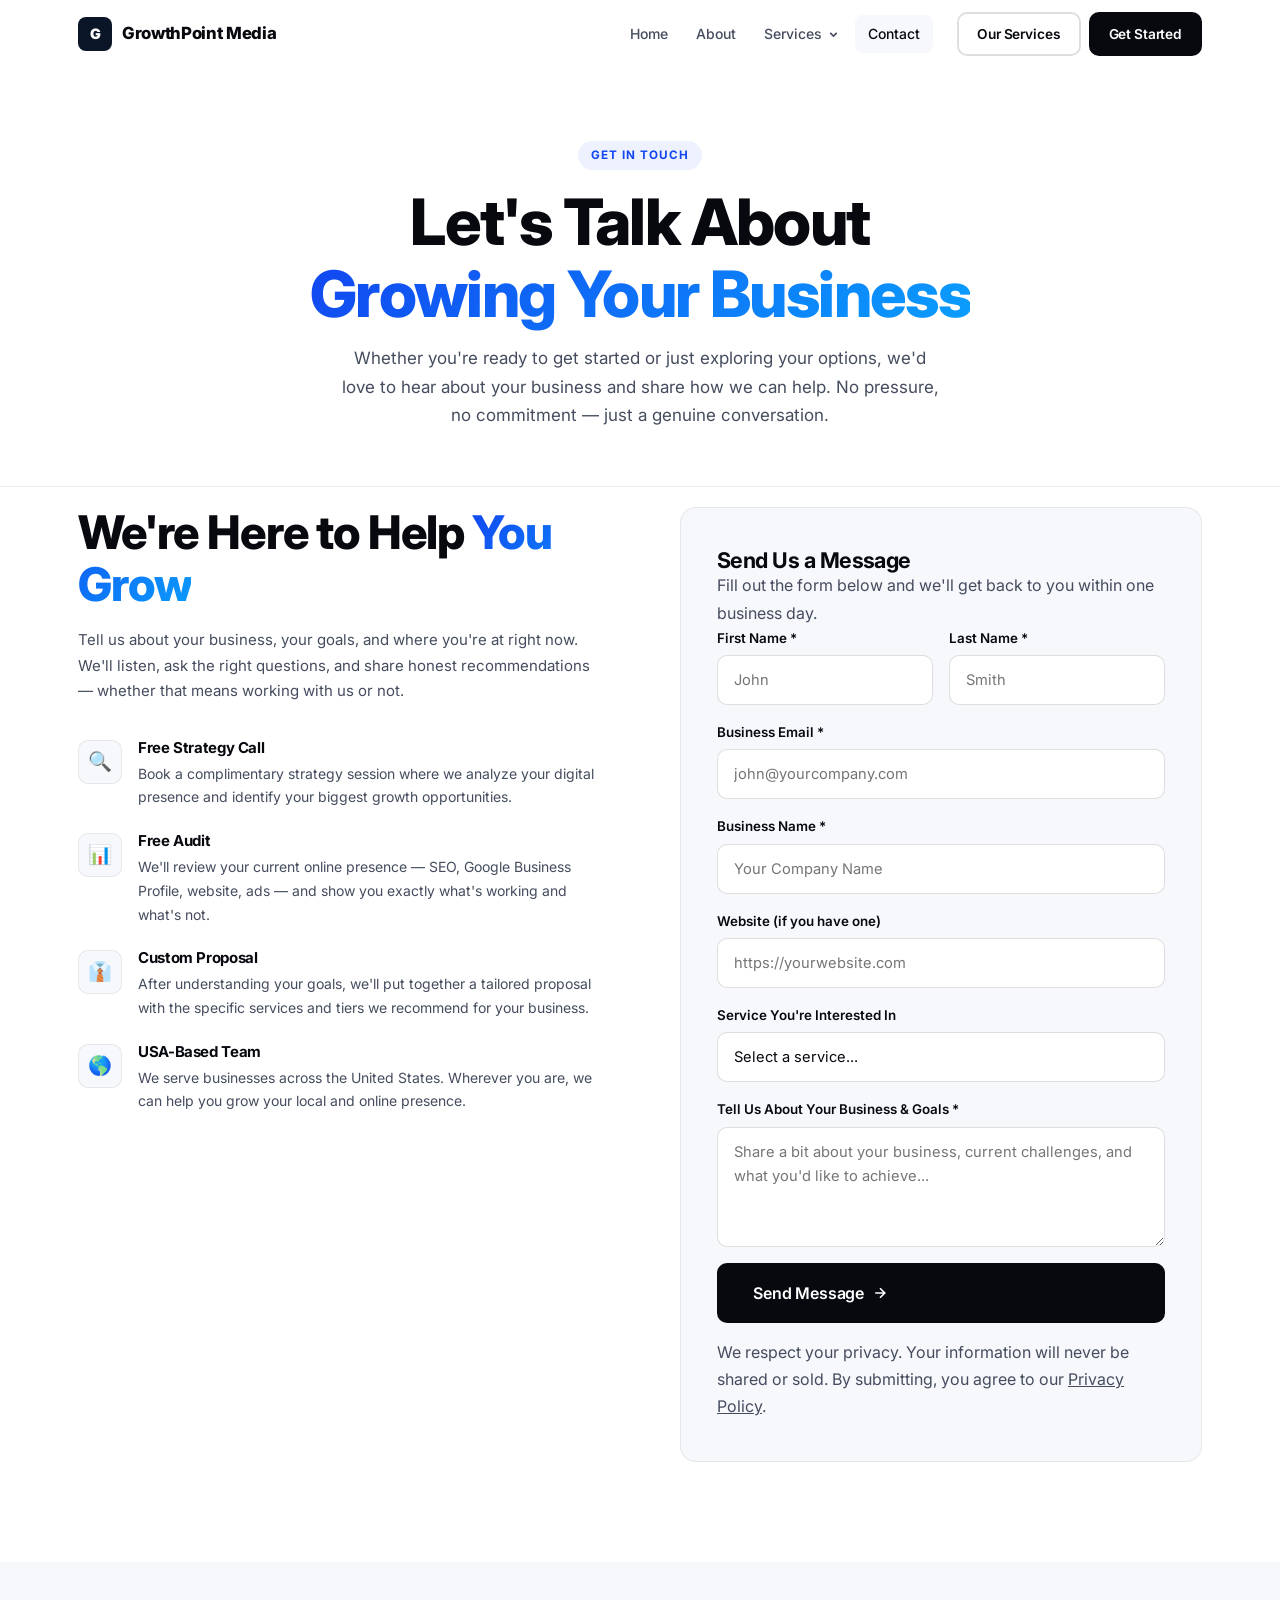
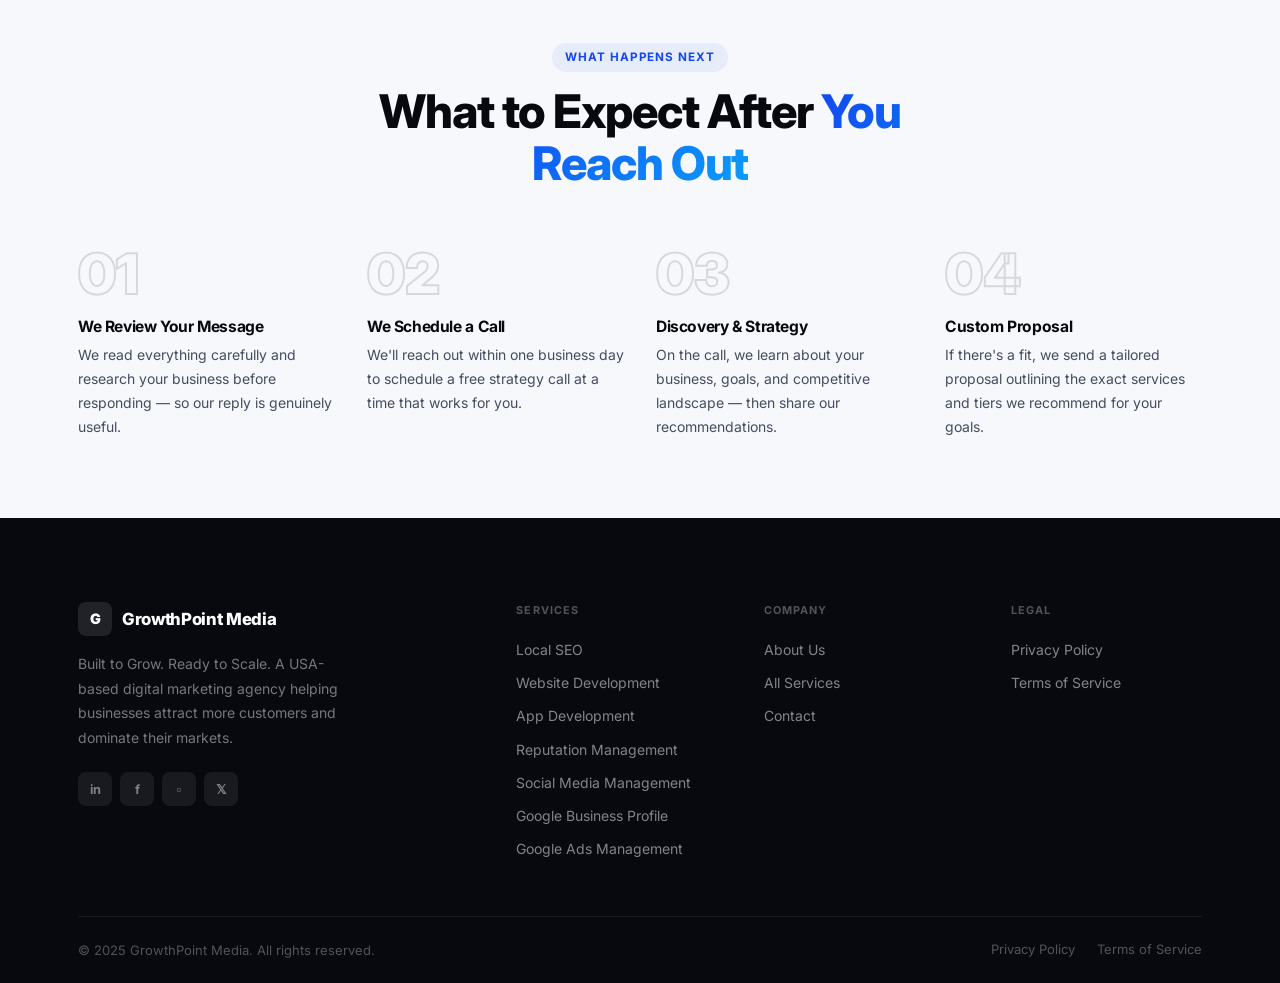
<file: contact.html>
<!DOCTYPE html>
<html lang="en">
<head>
  <meta charset="UTF-8">
  <meta name="viewport" content="width=device-width, initial-scale=1.0">
  <title>Contact GrowthPoint Media | Get Your Free Strategy Call</title>
  <meta name="description" content="Get in touch with GrowthPoint Media. Book a free strategy call, ask about our services, or tell us about your business. We'd love to learn how we can help you grow.">
  <meta name="robots" content="index, follow">
  <link rel="canonical" href="https://www.growthpointmedia.com/contact.html">
  <meta property="og:type" content="website">
  <meta property="og:url" content="https://www.growthpointmedia.com/contact.html">
  <meta property="og:title" content="Contact GrowthPoint Media | Get Your Free Strategy Call">
  <meta property="og:description" content="Book a free strategy call with GrowthPoint Media. No commitment, no pressure — just a genuine conversation about growing your business.">
  <link rel="stylesheet" href="assets/css/style.css">
  <script type="application/ld+json">
  {
    "@context": "https://schema.org",
    "@type": "ContactPage",
    "name": "Contact GrowthPoint Media",
    "url": "https://www.growthpointmedia.com/contact.html",
    "description": "Contact GrowthPoint Media to book a free strategy call or learn more about our digital marketing services.",
    "publisher": {
      "@type": "Organization",
      "name": "GrowthPoint Media",
      "url": "https://www.growthpointmedia.com",
      "contactPoint": {
        "@type": "ContactPoint",
        "contactType": "Customer Service",
        "availableLanguage": "English",
        "areaServed": "US"
      }
    }
  }
  </script>
</head>
<body>

<nav class="nav" role="navigation" aria-label="Main navigation">
  <div class="nav__inner">
    <a href="index.html" class="nav__logo"><div class="nav__logo-icon">G</div>GrowthPoint Media</a>
    <div class="nav__menu">
      <a href="index.html" class="nav__link">Home</a>
      <a href="about.html" class="nav__link">About</a>
      <div class="nav__dropdown">
        <button class="nav__link nav__dropdown-toggle">Services<svg viewBox="0 0 16 16" fill="none" stroke="currentColor" stroke-width="2"><path d="M4 6l4 4 4-4"/></svg></button>
        <div class="nav__dropdown-menu">
          <a href="services/local-seo.html" class="nav__dropdown-item"><span class="nav__dropdown-icon">&#128269;</span>Local SEO</a>
          <a href="services/website-development.html" class="nav__dropdown-item"><span class="nav__dropdown-icon">&#128187;</span>Website Development</a>
          <a href="services/app-development.html" class="nav__dropdown-item"><span class="nav__dropdown-icon">&#128241;</span>App Development</a>
          <a href="services/reputation-management.html" class="nav__dropdown-item"><span class="nav__dropdown-icon">&#11088;</span>Reputation Management</a>
          <a href="services/social-media-management.html" class="nav__dropdown-item"><span class="nav__dropdown-icon">&#128227;</span>Social Media</a>
          <a href="services/google-business-profile.html" class="nav__dropdown-item"><span class="nav__dropdown-icon">&#128205;</span>Google Business Profile</a>
          <a href="services/google-ads-management.html" class="nav__dropdown-item"><span class="nav__dropdown-icon">&#127919;</span>Google Ads</a>
        </div>
      </div>
      <a href="contact.html" class="nav__link active">Contact</a>
    </div>
    <div class="nav__actions">
      <a href="services.html" class="btn btn--outline btn--sm">Our Services</a>
      <a href="contact.html" class="btn btn--primary btn--sm">Get Started</a>
    </div>
    <button class="nav__toggle" aria-label="Toggle mobile menu"><span></span><span></span><span></span></button>
  </div>
</nav>
<div class="nav__mobile">
  <a href="index.html" class="nav__mobile-link">Home</a>
  <a href="about.html" class="nav__mobile-link">About</a>
  <div class="nav__mobile-section-title">Services</div>
  <a href="services/local-seo.html" class="nav__mobile-link">Local SEO</a>
  <a href="services/website-development.html" class="nav__mobile-link">Website Development</a>
  <a href="services/app-development.html" class="nav__mobile-link">App Development</a>
  <a href="services/reputation-management.html" class="nav__mobile-link">Reputation Management</a>
  <a href="services/social-media-management.html" class="nav__mobile-link">Social Media Management</a>
  <a href="services/google-business-profile.html" class="nav__mobile-link">Google Business Profile</a>
  <a href="services/google-ads-management.html" class="nav__mobile-link">Google Ads Management</a>
  <div class="nav__mobile-divider"></div>
  <a href="contact.html" class="nav__mobile-link">Contact</a>
  <div class="nav__mobile-cta"><a href="contact.html" class="btn btn--primary">Get a Free Strategy Call</a></div>
</div>

<main>

<section class="page-hero page-hero--center">
  <div class="container">
    <div class="page-hero__inner">
      <div class="badge badge--accent animate-fade-up" style="margin-bottom: 16px; display: inline-flex;">Get In Touch</div>
      <h1 class="animate-fade-up animate-fade-up--1">Let's Talk About <span class="text-gradient">Growing Your Business</span></h1>
      <p class="animate-fade-up animate-fade-up--2">Whether you're ready to get started or just exploring your options, we'd love to hear about your business and share how we can help. No pressure, no commitment — just a genuine conversation.</p>
    </div>
  </div>
</section>

<section style="padding-top: 20px; padding-bottom: 100px;">
  <div class="container">
    <div class="contact-grid">
      <!-- Left: Info -->
      <div class="contact-info reveal">
        <h2>We're Here to Help <span class="text-gradient">You Grow</span></h2>
        <p>Tell us about your business, your goals, and where you're at right now. We'll listen, ask the right questions, and share honest recommendations — whether that means working with us or not.</p>

        <div class="contact-points">
          <div class="contact-point">
            <div class="contact-point__icon">&#128269;</div>
            <div>
              <h4>Free Strategy Call</h4>
              <p>Book a complimentary strategy session where we analyze your digital presence and identify your biggest growth opportunities.</p>
            </div>
          </div>
          <div class="contact-point">
            <div class="contact-point__icon">&#128202;</div>
            <div>
              <h4>Free Audit</h4>
              <p>We'll review your current online presence — SEO, Google Business Profile, website, ads — and show you exactly what's working and what's not.</p>
            </div>
          </div>
          <div class="contact-point">
            <div class="contact-point__icon">&#128084;</div>
            <div>
              <h4>Custom Proposal</h4>
              <p>After understanding your goals, we'll put together a tailored proposal with the specific services and tiers we recommend for your business.</p>
            </div>
          </div>
          <div class="contact-point">
            <div class="contact-point__icon">&#127758;</div>
            <div>
              <h4>USA-Based Team</h4>
              <p>We serve businesses across the United States. Wherever you are, we can help you grow your local and online presence.</p>
            </div>
          </div>
        </div>
      </div>

      <!-- Right: Form -->
      <div class="reveal reveal-delay-2">
        <div class="contact-form-box">
          <h3>Send Us a Message</h3>
          <p>Fill out the form below and we'll get back to you within one business day.</p>
          <form class="contact-form" novalidate>
            <div class="form-row">
              <div class="form-group">
                <label for="first-name">First Name *</label>
                <input type="text" id="first-name" name="first_name" placeholder="John" required>
              </div>
              <div class="form-group">
                <label for="last-name">Last Name *</label>
                <input type="text" id="last-name" name="last_name" placeholder="Smith" required>
              </div>
            </div>
            <div class="form-group">
              <label for="email">Business Email *</label>
              <input type="email" id="email" name="email" placeholder="john@yourcompany.com" required>
            </div>
            <div class="form-group">
              <label for="business">Business Name *</label>
              <input type="text" id="business" name="business_name" placeholder="Your Company Name" required>
            </div>
            <div class="form-group">
              <label for="website">Website (if you have one)</label>
              <input type="url" id="website" name="website" placeholder="https://yourwebsite.com">
            </div>
            <div class="form-group">
              <label for="service">Service You're Interested In</label>
              <select id="service" name="service">
                <option value="" disabled selected>Select a service...</option>
                <option value="local-seo">Local SEO</option>
                <option value="website-development">Website Development</option>
                <option value="app-development">App Development</option>
                <option value="reputation-management">Reputation Management</option>
                <option value="social-media">Social Media Management</option>
                <option value="gbp">Google Business Profile Management</option>
                <option value="google-ads">Google Ads Management</option>
                <option value="multiple">Multiple Services</option>
                <option value="unsure">Not Sure Yet</option>
              </select>
            </div>
            <div class="form-group">
              <label for="message">Tell Us About Your Business &amp; Goals *</label>
              <textarea id="message" name="message" placeholder="Share a bit about your business, current challenges, and what you'd like to achieve..." required></textarea>
            </div>
            <button type="submit" class="btn btn--primary btn--lg form-submit">
              Send Message
              <svg class="btn-arrow" viewBox="0 0 20 20" fill="none" stroke="currentColor" stroke-width="2"><path d="M4 10h12M10 4l6 6-6 6"/></svg>
            </button>
            <p class="form-note">We respect your privacy. Your information will never be shared or sold. By submitting, you agree to our <a href="privacy-policy.html" style="color: var(--txt-2); text-decoration: underline;">Privacy Policy</a>.</p>
          </form>
        </div>
      </div>
    </div>
  </div>
</section>

<!-- What Happens Next -->
<section style="background: var(--bg-2); padding: 80px 0;">
  <div class="container">
    <div class="section-header section-header--center reveal">
      <span class="badge">What Happens Next</span>
      <h2>What to Expect After <span class="text-gradient">You Reach Out</span></h2>
    </div>
    <div class="process-grid">
      <div class="process-step reveal reveal-delay-1">
        <div class="process-num">01</div>
        <h4>We Review Your Message</h4>
        <p>We read everything carefully and research your business before responding — so our reply is genuinely useful.</p>
      </div>
      <div class="process-step reveal reveal-delay-2">
        <div class="process-num">02</div>
        <h4>We Schedule a Call</h4>
        <p>We'll reach out within one business day to schedule a free strategy call at a time that works for you.</p>
      </div>
      <div class="process-step reveal reveal-delay-3">
        <div class="process-num">03</div>
        <h4>Discovery &amp; Strategy</h4>
        <p>On the call, we learn about your business, goals, and competitive landscape — then share our recommendations.</p>
      </div>
      <div class="process-step reveal reveal-delay-4">
        <div class="process-num">04</div>
        <h4>Custom Proposal</h4>
        <p>If there's a fit, we send a tailored proposal outlining the exact services and tiers we recommend for your goals.</p>
      </div>
    </div>
  </div>
</section>

</main>

<footer class="footer" role="contentinfo">
  <div class="container">
    <div class="footer__top">
      <div class="footer__brand">
        <a href="index.html" class="nav__logo"><div class="nav__logo-icon">G</div>GrowthPoint Media</a>
        <p>Built to Grow. Ready to Scale. A USA-based digital marketing agency helping businesses attract more customers and dominate their markets.</p>
        <div class="footer__social">
          <a href="#" class="footer__social-link" aria-label="LinkedIn">in</a>
          <a href="#" class="footer__social-link" aria-label="Facebook">f</a>
          <a href="#" class="footer__social-link" aria-label="Instagram">&#9643;</a>
          <a href="#" class="footer__social-link" aria-label="X">𝕏</a>
        </div>
      </div>
      <div><div class="footer__col-title">Services</div><nav class="footer__links"><a href="services/local-seo.html">Local SEO</a><a href="services/website-development.html">Website Development</a><a href="services/app-development.html">App Development</a><a href="services/reputation-management.html">Reputation Management</a><a href="services/social-media-management.html">Social Media Management</a><a href="services/google-business-profile.html">Google Business Profile</a><a href="services/google-ads-management.html">Google Ads Management</a></nav></div>
      <div><div class="footer__col-title">Company</div><nav class="footer__links"><a href="about.html">About Us</a><a href="services.html">All Services</a><a href="contact.html">Contact</a></nav></div>
      <div><div class="footer__col-title">Legal</div><nav class="footer__links"><a href="privacy-policy.html">Privacy Policy</a><a href="terms.html">Terms of Service</a></nav></div>
    </div>
    <div class="footer__bottom">
      <p class="footer__copy">&copy; 2025 GrowthPoint Media. All rights reserved.</p>
      <div class="footer__legal"><a href="privacy-policy.html">Privacy Policy</a><a href="terms.html">Terms of Service</a></div>
    </div>
  </div>
</footer>

<script src="assets/js/main.js"></script>
</body>
</html>
</file>
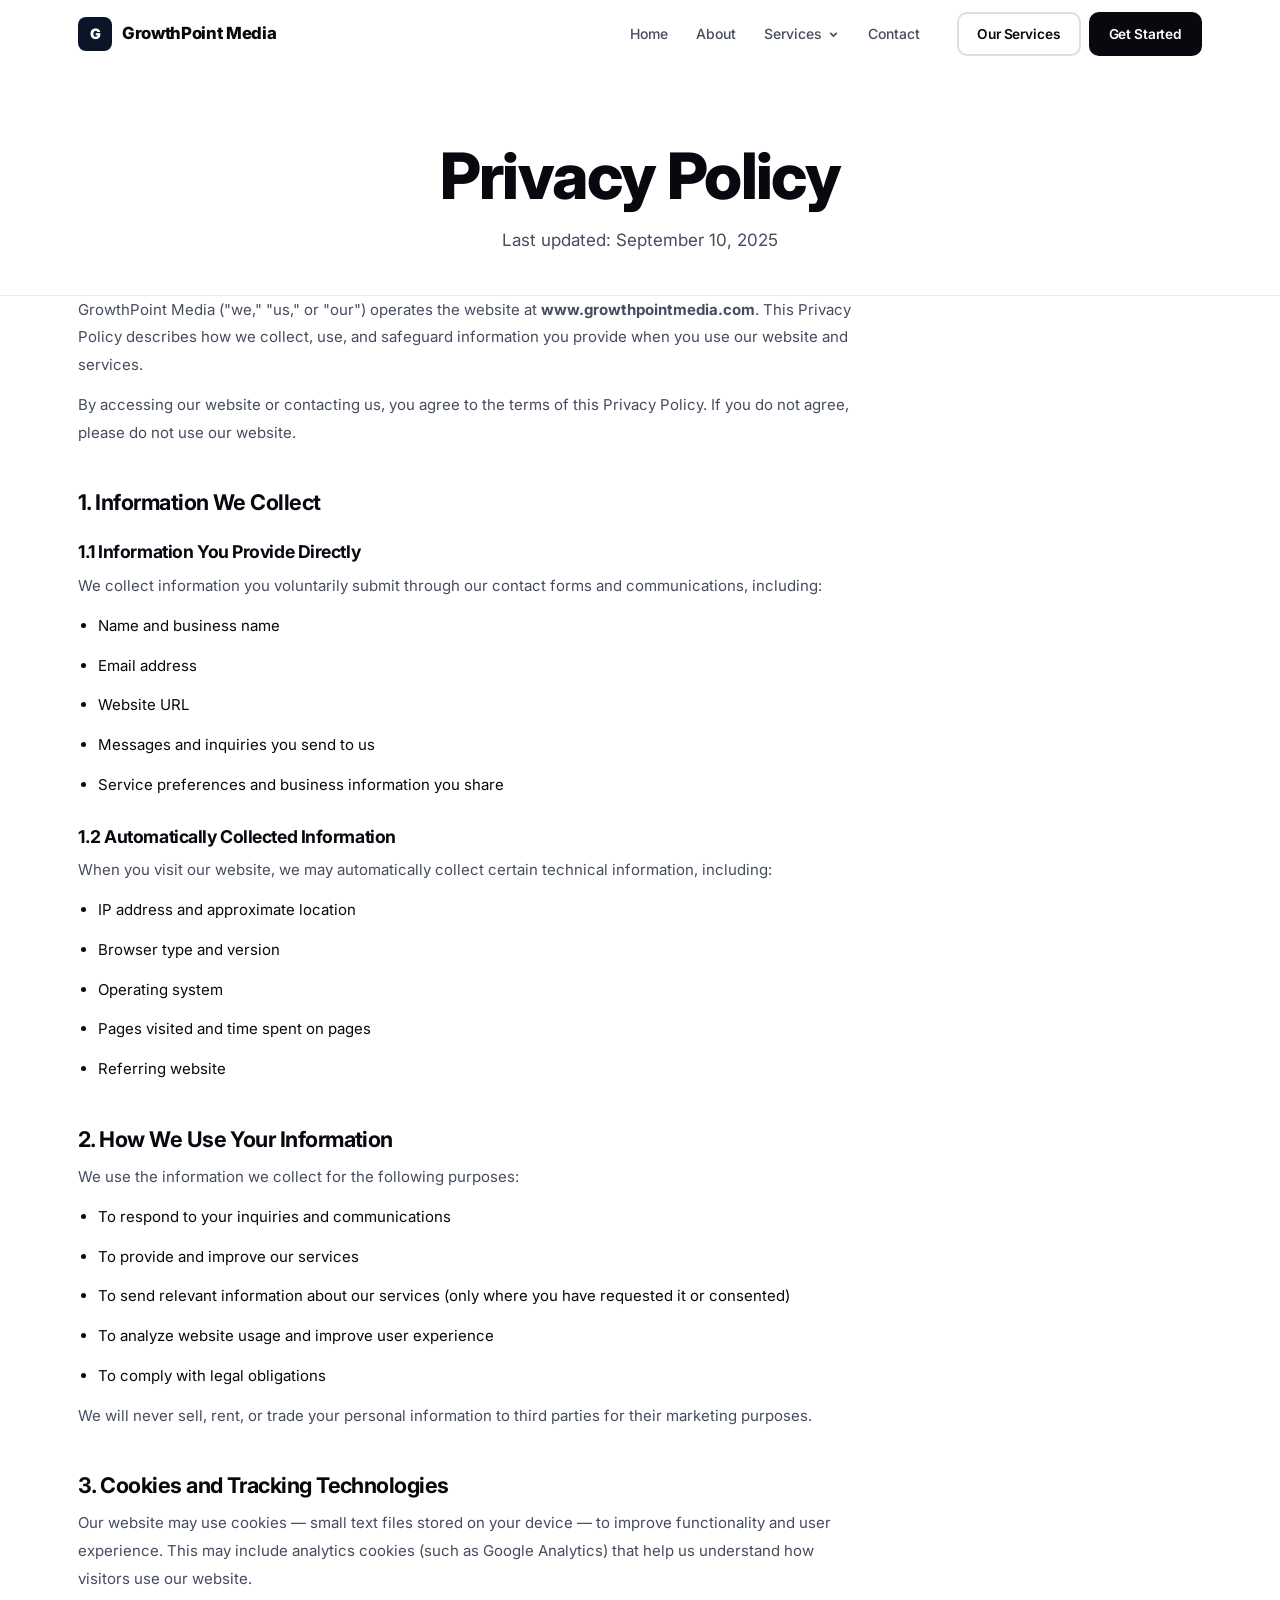
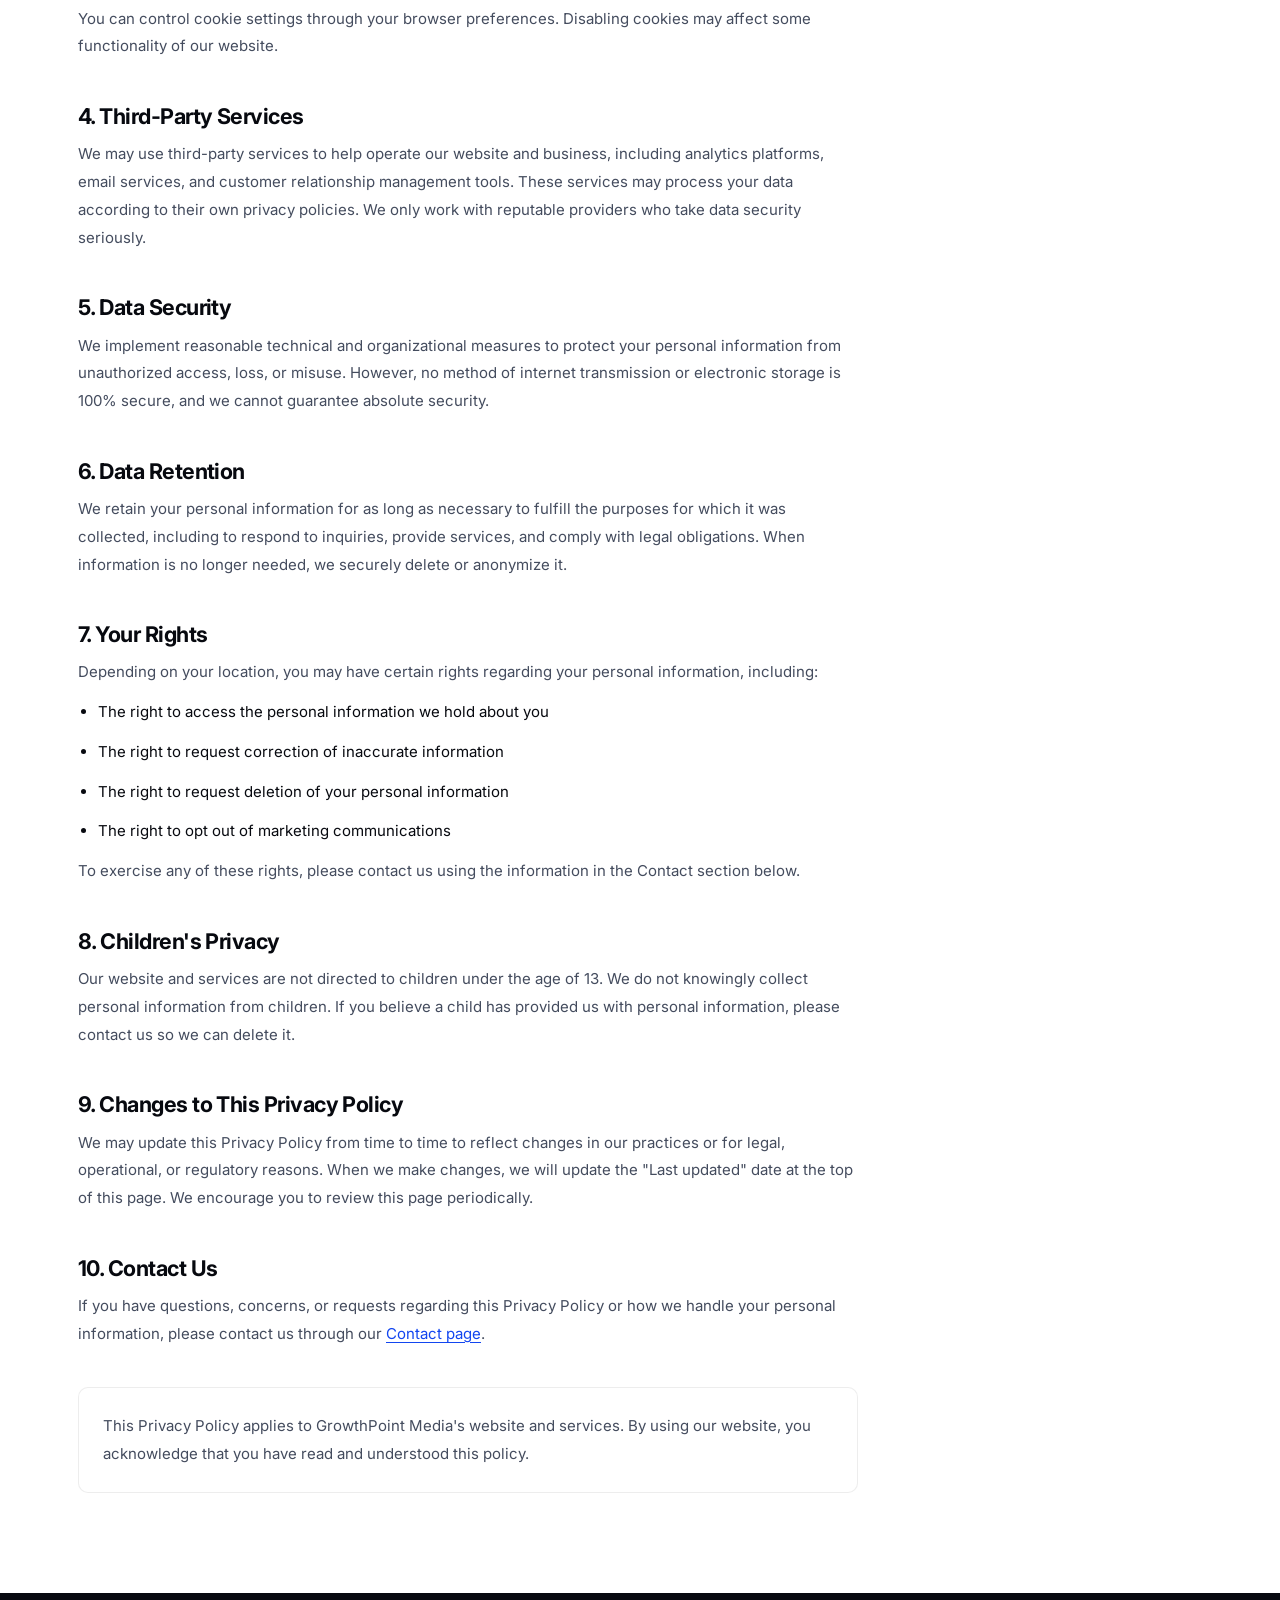
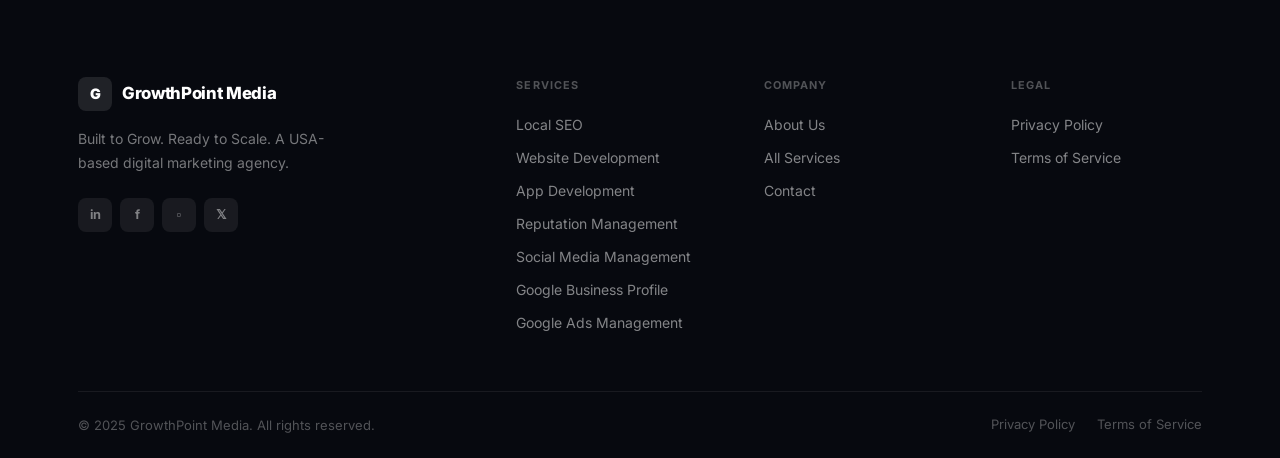
<file: privacy-policy.html>
<!DOCTYPE html>
<html lang="en">
<head>
  <meta charset="UTF-8">
  <meta name="viewport" content="width=device-width, initial-scale=1.0">
  <title>Privacy Policy | GrowthPoint Media</title>
  <meta name="description" content="GrowthPoint Media Privacy Policy — how we collect, use, and protect your personal information.">
  <meta name="robots" content="noindex, follow">
  <link rel="canonical" href="https://www.growthpointmedia.com/privacy-policy.html">
  <link rel="stylesheet" href="assets/css/style.css">
</head>
<body>

<nav class="nav" role="navigation" aria-label="Main navigation">
  <div class="nav__inner">
    <a href="index.html" class="nav__logo"><div class="nav__logo-icon">G</div>GrowthPoint Media</a>
    <div class="nav__menu">
      <a href="index.html" class="nav__link">Home</a>
      <a href="about.html" class="nav__link">About</a>
      <div class="nav__dropdown">
        <button class="nav__link nav__dropdown-toggle">Services<svg viewBox="0 0 16 16" fill="none" stroke="currentColor" stroke-width="2"><path d="M4 6l4 4 4-4"/></svg></button>
        <div class="nav__dropdown-menu">
          <a href="services/local-seo.html" class="nav__dropdown-item"><span class="nav__dropdown-icon">&#128269;</span>Local SEO</a>
          <a href="services/website-development.html" class="nav__dropdown-item"><span class="nav__dropdown-icon">&#128187;</span>Website Development</a>
          <a href="services/app-development.html" class="nav__dropdown-item"><span class="nav__dropdown-icon">&#128241;</span>App Development</a>
          <a href="services/reputation-management.html" class="nav__dropdown-item"><span class="nav__dropdown-icon">&#11088;</span>Reputation Management</a>
          <a href="services/social-media-management.html" class="nav__dropdown-item"><span class="nav__dropdown-icon">&#128227;</span>Social Media</a>
          <a href="services/google-business-profile.html" class="nav__dropdown-item"><span class="nav__dropdown-icon">&#128205;</span>Google Business Profile</a>
          <a href="services/google-ads-management.html" class="nav__dropdown-item"><span class="nav__dropdown-icon">&#127919;</span>Google Ads</a>
        </div>
      </div>
      <a href="contact.html" class="nav__link">Contact</a>
    </div>
    <div class="nav__actions">
      <a href="services.html" class="btn btn--outline btn--sm">Our Services</a>
      <a href="contact.html" class="btn btn--primary btn--sm">Get Started</a>
    </div>
    <button class="nav__toggle" aria-label="Toggle mobile menu"><span></span><span></span><span></span></button>
  </div>
</nav>
<div class="nav__mobile">
  <a href="index.html" class="nav__mobile-link">Home</a>
  <a href="about.html" class="nav__mobile-link">About</a>
  <div class="nav__mobile-section-title">Services</div>
  <a href="services/local-seo.html" class="nav__mobile-link">Local SEO</a>
  <a href="services/website-development.html" class="nav__mobile-link">Website Development</a>
  <a href="services/app-development.html" class="nav__mobile-link">App Development</a>
  <a href="services/reputation-management.html" class="nav__mobile-link">Reputation Management</a>
  <a href="services/social-media-management.html" class="nav__mobile-link">Social Media Management</a>
  <a href="services/google-business-profile.html" class="nav__mobile-link">Google Business Profile</a>
  <a href="services/google-ads-management.html" class="nav__mobile-link">Google Ads Management</a>
  <div class="nav__mobile-divider"></div>
  <a href="contact.html" class="nav__mobile-link">Contact</a>
  <div class="nav__mobile-cta"><a href="contact.html" class="btn btn--primary">Get a Free Strategy Call</a></div>
</div>

<main>
<section class="page-hero page-hero--center" style="padding-bottom: 40px;">
  <div class="container">
    <div class="page-hero__inner">
      <h1 class="animate-fade-up">Privacy Policy</h1>
      <p class="animate-fade-up animate-fade-up--1">Last updated: September 10, 2025</p>
    </div>
  </div>
</section>

<section style="padding-top: 0; padding-bottom: 100px;">
  <div class="container">
    <div class="policy-content">

      <p>GrowthPoint Media ("we," "us," or "our") operates the website at <strong>www.growthpointmedia.com</strong>. This Privacy Policy describes how we collect, use, and safeguard information you provide when you use our website and services.</p>
      <p>By accessing our website or contacting us, you agree to the terms of this Privacy Policy. If you do not agree, please do not use our website.</p>

      <h2>1. Information We Collect</h2>
      <h3>1.1 Information You Provide Directly</h3>
      <p>We collect information you voluntarily submit through our contact forms and communications, including:</p>
      <ul>
        <li>Name and business name</li>
        <li>Email address</li>
        <li>Website URL</li>
        <li>Messages and inquiries you send to us</li>
        <li>Service preferences and business information you share</li>
      </ul>

      <h3>1.2 Automatically Collected Information</h3>
      <p>When you visit our website, we may automatically collect certain technical information, including:</p>
      <ul>
        <li>IP address and approximate location</li>
        <li>Browser type and version</li>
        <li>Operating system</li>
        <li>Pages visited and time spent on pages</li>
        <li>Referring website</li>
      </ul>

      <h2>2. How We Use Your Information</h2>
      <p>We use the information we collect for the following purposes:</p>
      <ul>
        <li>To respond to your inquiries and communications</li>
        <li>To provide and improve our services</li>
        <li>To send relevant information about our services (only where you have requested it or consented)</li>
        <li>To analyze website usage and improve user experience</li>
        <li>To comply with legal obligations</li>
      </ul>
      <p>We will never sell, rent, or trade your personal information to third parties for their marketing purposes.</p>

      <h2>3. Cookies and Tracking Technologies</h2>
      <p>Our website may use cookies — small text files stored on your device — to improve functionality and user experience. This may include analytics cookies (such as Google Analytics) that help us understand how visitors use our website.</p>
      <p>You can control cookie settings through your browser preferences. Disabling cookies may affect some functionality of our website.</p>

      <h2>4. Third-Party Services</h2>
      <p>We may use third-party services to help operate our website and business, including analytics platforms, email services, and customer relationship management tools. These services may process your data according to their own privacy policies. We only work with reputable providers who take data security seriously.</p>

      <h2>5. Data Security</h2>
      <p>We implement reasonable technical and organizational measures to protect your personal information from unauthorized access, loss, or misuse. However, no method of internet transmission or electronic storage is 100% secure, and we cannot guarantee absolute security.</p>

      <h2>6. Data Retention</h2>
      <p>We retain your personal information for as long as necessary to fulfill the purposes for which it was collected, including to respond to inquiries, provide services, and comply with legal obligations. When information is no longer needed, we securely delete or anonymize it.</p>

      <h2>7. Your Rights</h2>
      <p>Depending on your location, you may have certain rights regarding your personal information, including:</p>
      <ul>
        <li>The right to access the personal information we hold about you</li>
        <li>The right to request correction of inaccurate information</li>
        <li>The right to request deletion of your personal information</li>
        <li>The right to opt out of marketing communications</li>
      </ul>
      <p>To exercise any of these rights, please contact us using the information in the Contact section below.</p>

      <h2>8. Children's Privacy</h2>
      <p>Our website and services are not directed to children under the age of 13. We do not knowingly collect personal information from children. If you believe a child has provided us with personal information, please contact us so we can delete it.</p>

      <h2>9. Changes to This Privacy Policy</h2>
      <p>We may update this Privacy Policy from time to time to reflect changes in our practices or for legal, operational, or regulatory reasons. When we make changes, we will update the "Last updated" date at the top of this page. We encourage you to review this page periodically.</p>

      <h2>10. Contact Us</h2>
      <p>If you have questions, concerns, or requests regarding this Privacy Policy or how we handle your personal information, please contact us through our <a href="contact.html" style="color: var(--accent);">Contact page</a>.</p>

      <div style="margin-top: 40px; padding: 24px; background: var(--bg-card); border: 1px solid var(--border); border-radius: var(--r);">
        <p style="margin: 0; font-size: 0.9375rem;">This Privacy Policy applies to GrowthPoint Media's website and services. By using our website, you acknowledge that you have read and understood this policy.</p>
      </div>

    </div>
  </div>
</section>
</main>

<footer class="footer" role="contentinfo">
  <div class="container">
    <div class="footer__top">
      <div class="footer__brand">
        <a href="index.html" class="nav__logo"><div class="nav__logo-icon">G</div>GrowthPoint Media</a>
        <p>Built to Grow. Ready to Scale. A USA-based digital marketing agency.</p>
        <div class="footer__social"><a href="#" class="footer__social-link" aria-label="LinkedIn">in</a><a href="#" class="footer__social-link" aria-label="Facebook">f</a><a href="#" class="footer__social-link" aria-label="Instagram">&#9643;</a><a href="#" class="footer__social-link" aria-label="X">𝕏</a></div>
      </div>
      <div><div class="footer__col-title">Services</div><nav class="footer__links"><a href="services/local-seo.html">Local SEO</a><a href="services/website-development.html">Website Development</a><a href="services/app-development.html">App Development</a><a href="services/reputation-management.html">Reputation Management</a><a href="services/social-media-management.html">Social Media Management</a><a href="services/google-business-profile.html">Google Business Profile</a><a href="services/google-ads-management.html">Google Ads Management</a></nav></div>
      <div><div class="footer__col-title">Company</div><nav class="footer__links"><a href="about.html">About Us</a><a href="services.html">All Services</a><a href="contact.html">Contact</a></nav></div>
      <div><div class="footer__col-title">Legal</div><nav class="footer__links"><a href="privacy-policy.html">Privacy Policy</a><a href="terms.html">Terms of Service</a></nav></div>
    </div>
    <div class="footer__bottom">
      <p class="footer__copy">&copy; 2025 GrowthPoint Media. All rights reserved.</p>
      <div class="footer__legal"><a href="privacy-policy.html">Privacy Policy</a><a href="terms.html">Terms of Service</a></div>
    </div>
  </div>
</footer>
<script src="assets/js/main.js"></script>
</body>
</html>
</file>
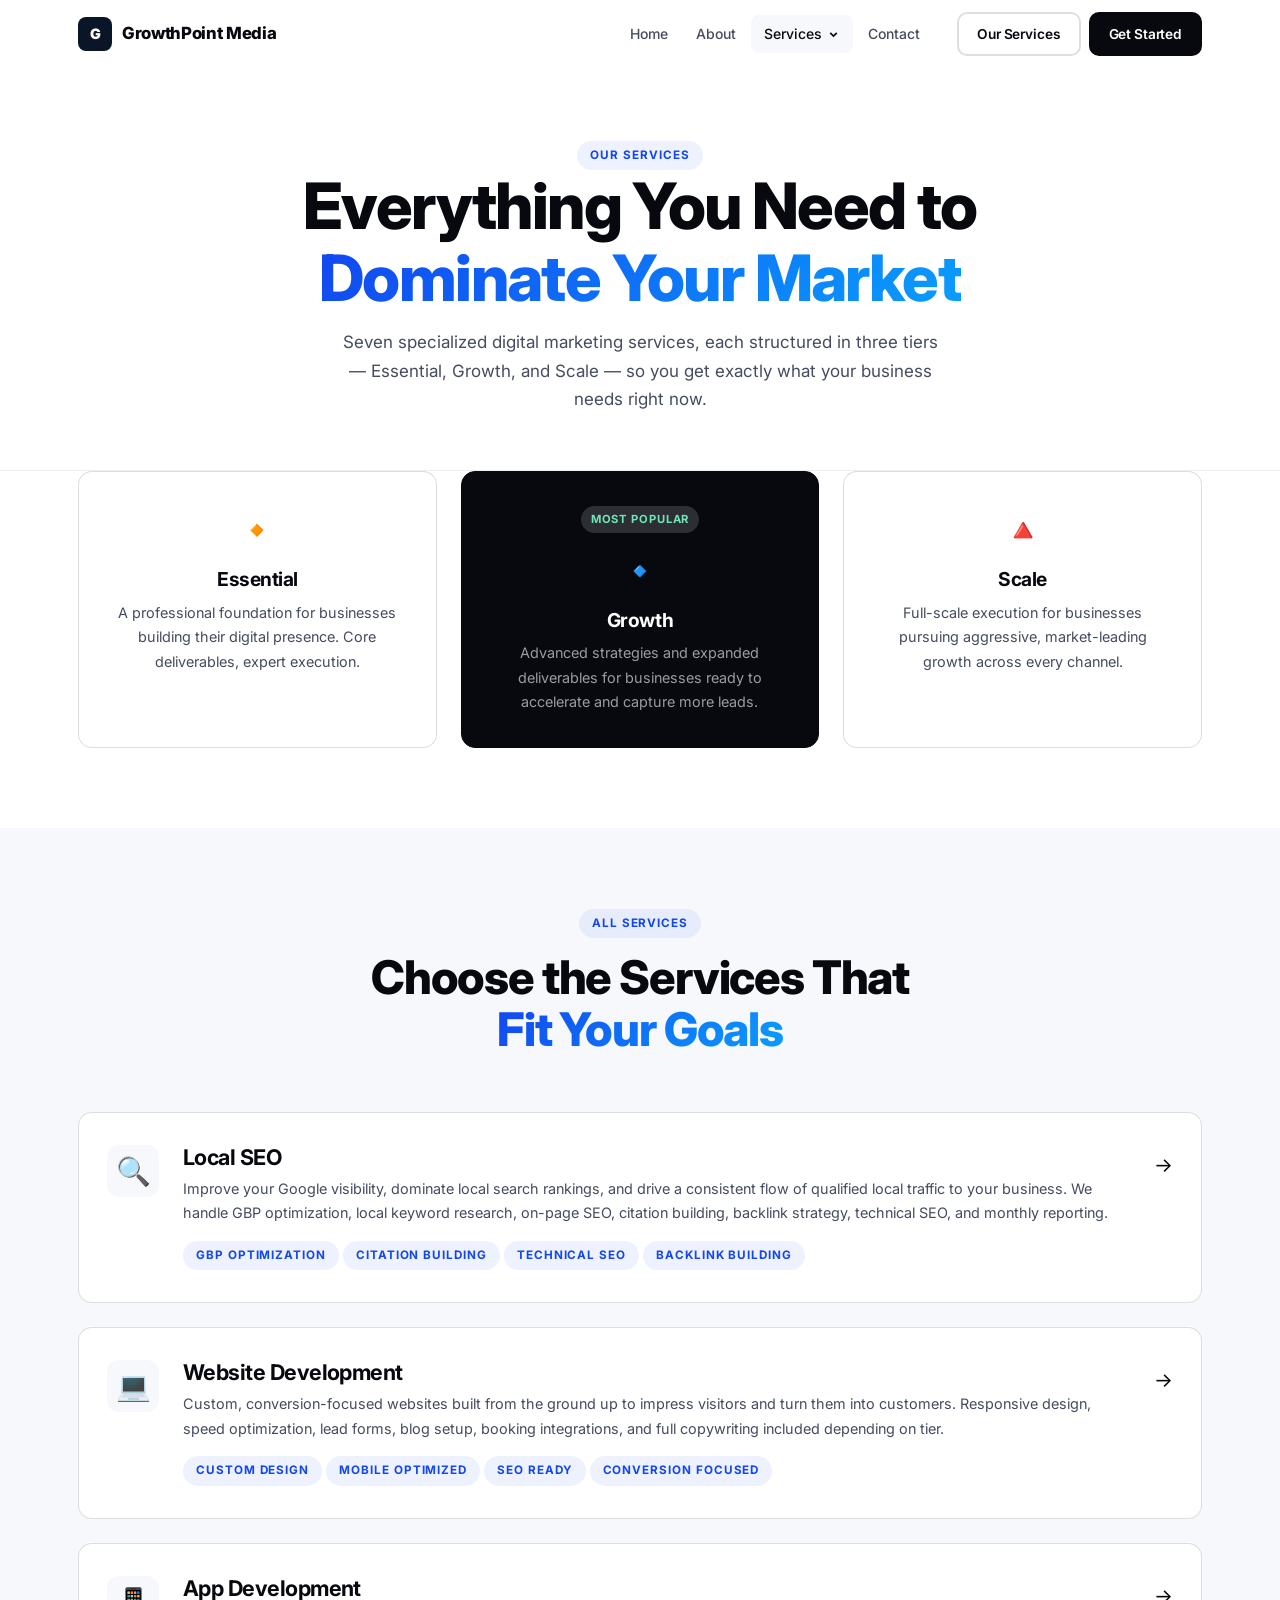
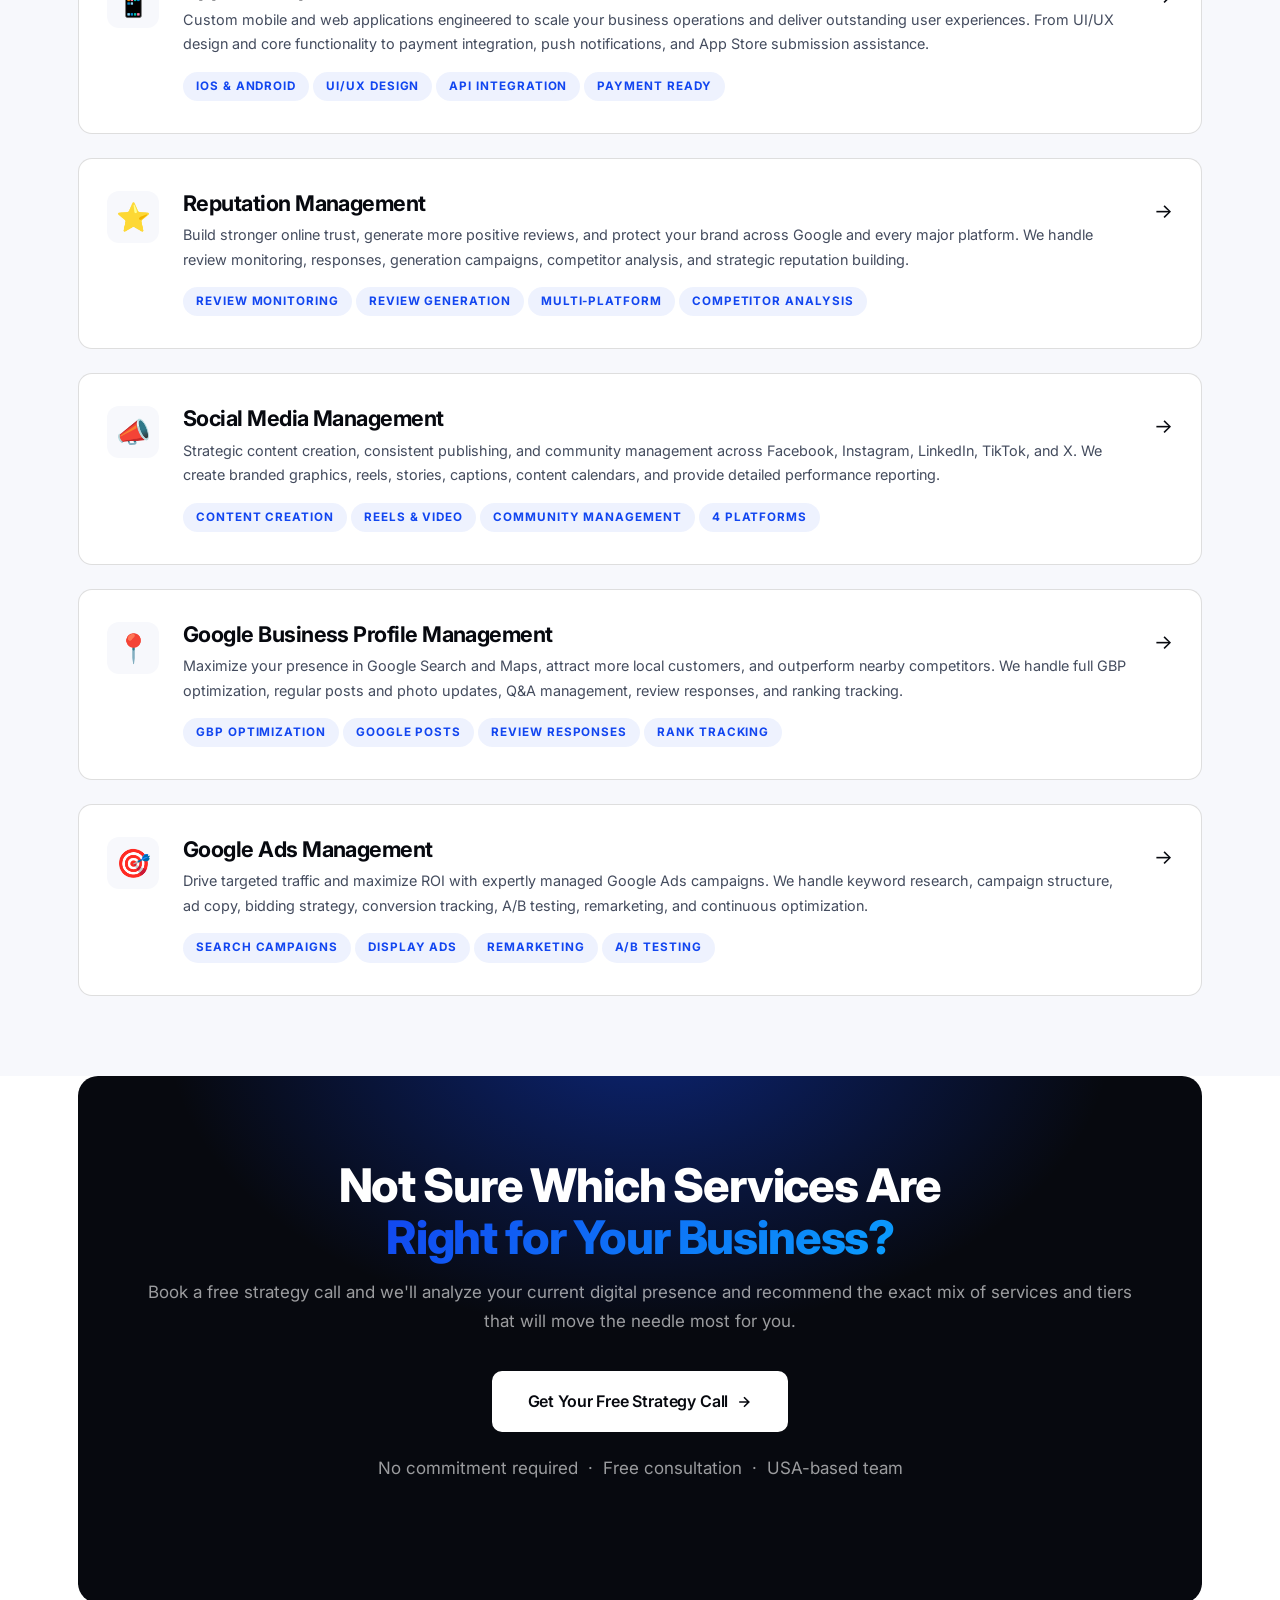
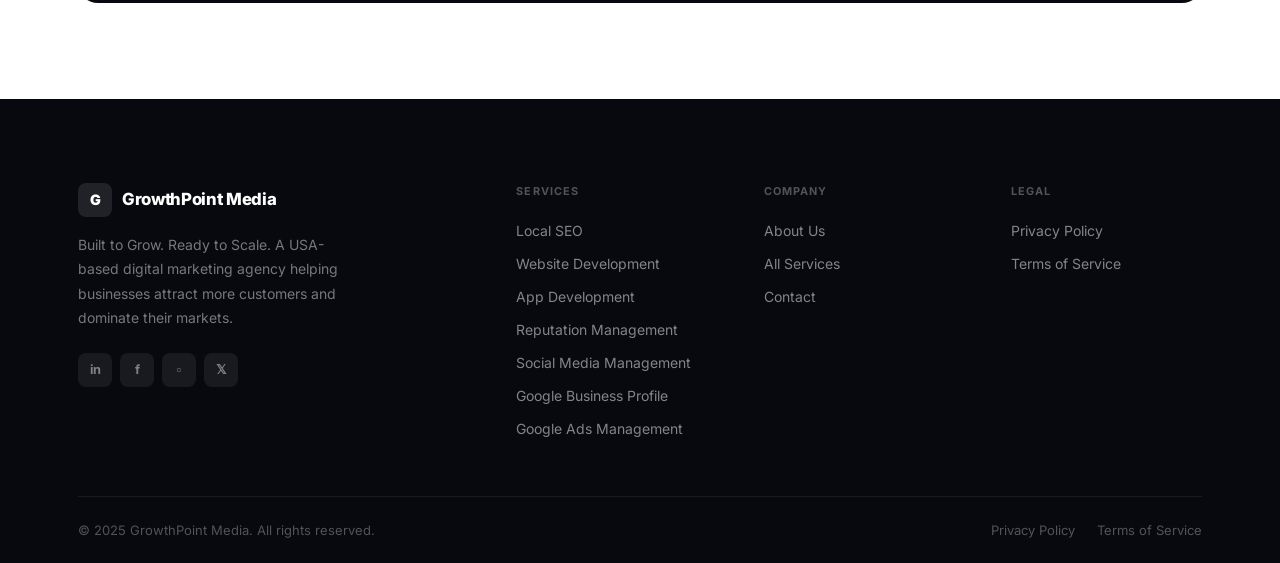
<file: services.html>
<!DOCTYPE html>
<html lang="en">
<head>
  <meta charset="UTF-8">
  <meta name="viewport" content="width=device-width, initial-scale=1.0">
  <title>Digital Marketing Services | GrowthPoint Media</title>
  <meta name="description" content="Explore GrowthPoint Media's full suite of digital marketing services: Local SEO, Website Development, App Development, Reputation Management, Social Media, Google Business Profile, and Google Ads — all structured in flexible Essential, Growth, and Scale tiers.">
  <meta name="robots" content="index, follow">
  <link rel="canonical" href="https://www.growthpointmedia.com/services.html">
  <meta property="og:type" content="website">
  <meta property="og:url" content="https://www.growthpointmedia.com/services.html">
  <meta property="og:title" content="Digital Marketing Services | GrowthPoint Media">
  <meta property="og:description" content="Full suite of digital marketing services structured in three flexible tiers — Essential, Growth, and Scale.">
  <link rel="stylesheet" href="assets/css/style.css">
  <script type="application/ld+json">
  {
    "@context": "https://schema.org",
    "@type": "CollectionPage",
    "name": "Digital Marketing Services",
    "url": "https://www.growthpointmedia.com/services.html",
    "description": "GrowthPoint Media offers 7 core digital marketing services structured in three flexible tiers for businesses of all sizes.",
    "publisher": {"@type": "Organization","name": "GrowthPoint Media","url": "https://www.growthpointmedia.com"},
    "hasPart": [
      {"@type": "Service","name": "Local SEO","url": "https://www.growthpointmedia.com/services/local-seo.html"},
      {"@type": "Service","name": "Website Development","url": "https://www.growthpointmedia.com/services/website-development.html"},
      {"@type": "Service","name": "App Development","url": "https://www.growthpointmedia.com/services/app-development.html"},
      {"@type": "Service","name": "Reputation Management","url": "https://www.growthpointmedia.com/services/reputation-management.html"},
      {"@type": "Service","name": "Social Media Management","url": "https://www.growthpointmedia.com/services/social-media-management.html"},
      {"@type": "Service","name": "Google Business Profile Management","url": "https://www.growthpointmedia.com/services/google-business-profile.html"},
      {"@type": "Service","name": "Google Ads Management","url": "https://www.growthpointmedia.com/services/google-ads-management.html"}
    ]
  }
  </script>
</head>
<body>

<nav class="nav" role="navigation" aria-label="Main navigation">
  <div class="nav__inner">
    <a href="index.html" class="nav__logo"><div class="nav__logo-icon">G</div>GrowthPoint Media</a>
    <div class="nav__menu">
      <a href="index.html" class="nav__link">Home</a>
      <a href="about.html" class="nav__link">About</a>
      <div class="nav__dropdown">
        <button class="nav__link nav__dropdown-toggle active">Services<svg viewBox="0 0 16 16" fill="none" stroke="currentColor" stroke-width="2"><path d="M4 6l4 4 4-4"/></svg></button>
        <div class="nav__dropdown-menu">
          <a href="services/local-seo.html" class="nav__dropdown-item"><span class="nav__dropdown-icon">&#128269;</span>Local SEO</a>
          <a href="services/website-development.html" class="nav__dropdown-item"><span class="nav__dropdown-icon">&#128187;</span>Website Development</a>
          <a href="services/app-development.html" class="nav__dropdown-item"><span class="nav__dropdown-icon">&#128241;</span>App Development</a>
          <a href="services/reputation-management.html" class="nav__dropdown-item"><span class="nav__dropdown-icon">&#11088;</span>Reputation Management</a>
          <a href="services/social-media-management.html" class="nav__dropdown-item"><span class="nav__dropdown-icon">&#128227;</span>Social Media</a>
          <a href="services/google-business-profile.html" class="nav__dropdown-item"><span class="nav__dropdown-icon">&#128205;</span>Google Business Profile</a>
          <a href="services/google-ads-management.html" class="nav__dropdown-item"><span class="nav__dropdown-icon">&#127919;</span>Google Ads</a>
        </div>
      </div>
      <a href="contact.html" class="nav__link">Contact</a>
    </div>
    <div class="nav__actions">
      <a href="services.html" class="btn btn--outline btn--sm">Our Services</a>
      <a href="contact.html" class="btn btn--primary btn--sm">Get Started</a>
    </div>
    <button class="nav__toggle" aria-label="Toggle mobile menu"><span></span><span></span><span></span></button>
  </div>
</nav>
<div class="nav__mobile">
  <a href="index.html" class="nav__mobile-link">Home</a>
  <a href="about.html" class="nav__mobile-link">About</a>
  <div class="nav__mobile-section-title">Services</div>
  <a href="services/local-seo.html" class="nav__mobile-link">Local SEO</a>
  <a href="services/website-development.html" class="nav__mobile-link">Website Development</a>
  <a href="services/app-development.html" class="nav__mobile-link">App Development</a>
  <a href="services/reputation-management.html" class="nav__mobile-link">Reputation Management</a>
  <a href="services/social-media-management.html" class="nav__mobile-link">Social Media Management</a>
  <a href="services/google-business-profile.html" class="nav__mobile-link">Google Business Profile</a>
  <a href="services/google-ads-management.html" class="nav__mobile-link">Google Ads Management</a>
  <div class="nav__mobile-divider"></div>
  <a href="contact.html" class="nav__mobile-link">Contact</a>
  <div class="nav__mobile-cta"><a href="contact.html" class="btn btn--primary">Get a Free Strategy Call</a></div>
</div>

<main>

<section class="page-hero page-hero--center">
  <div class="container">
    <div class="page-hero__inner">
      <div class="badge badge--accent animate-fade-up">Our Services</div>
      <h1 class="animate-fade-up animate-fade-up--1">Everything You Need to <span class="text-gradient">Dominate Your Market</span></h1>
      <p class="animate-fade-up animate-fade-up--2">Seven specialized digital marketing services, each structured in three tiers — Essential, Growth, and Scale — so you get exactly what your business needs right now.</p>
    </div>
  </div>
</section>

<!-- Tiers explanation -->
<section style="padding: 0 0 80px;">
  <div class="container">
    <div class="grid-3">
      <div class="card reveal reveal-delay-1" style="text-align: center;">
        <div style="font-size: 2rem; margin-bottom: 12px;">&#128312;</div>
        <h4 style="margin-bottom: 10px;">Essential</h4>
        <p>A professional foundation for businesses building their digital presence. Core deliverables, expert execution.</p>
      </div>
      <div class="card card--accent reveal reveal-delay-2" style="text-align: center;">
        <div class="tier-popular-badge" style="margin: 0 auto 12px;">Most Popular</div>
        <div style="font-size: 2rem; margin-bottom: 12px;">&#128313;</div>
        <h4 style="margin-bottom: 10px;">Growth</h4>
        <p>Advanced strategies and expanded deliverables for businesses ready to accelerate and capture more leads.</p>
      </div>
      <div class="card reveal reveal-delay-3" style="text-align: center;">
        <div style="font-size: 2rem; margin-bottom: 12px;">&#128314;</div>
        <h4 style="margin-bottom: 10px;">Scale</h4>
        <p>Full-scale execution for businesses pursuing aggressive, market-leading growth across every channel.</p>
      </div>
    </div>
  </div>
</section>

<!-- Services List -->
<section style="background: var(--bg-2); padding: 80px 0;">
  <div class="container">
    <div class="section-header section-header--center reveal">
      <span class="badge">All Services</span>
      <h2>Choose the Services That <span class="text-gradient">Fit Your Goals</span></h2>
    </div>

    <div style="display: flex; flex-direction: column; gap: 24px;">

      <a href="services/local-seo.html" class="card card--link reveal" style="display: flex; align-items: flex-start; gap: 24px;">
        <div class="service-card__icon" style="flex-shrink: 0;">&#128269;</div>
        <div style="flex: 1;">
          <h3 style="margin-bottom: 8px;">Local SEO</h3>
          <p>Improve your Google visibility, dominate local search rankings, and drive a consistent flow of qualified local traffic to your business. We handle GBP optimization, local keyword research, on-page SEO, citation building, backlink strategy, technical SEO, and monthly reporting.</p>
          <div style="margin-top: 14px;"><span class="badge">GBP Optimization</span>&nbsp;<span class="badge">Citation Building</span>&nbsp;<span class="badge">Technical SEO</span>&nbsp;<span class="badge">Backlink Building</span></div>
        </div>
        <div class="services-list-arrow" style="font-size: 1.25rem; flex-shrink: 0; margin-top: 4px;">&#8594;</div>
      </a>

      <a href="services/website-development.html" class="card card--link reveal" style="display: flex; align-items: flex-start; gap: 24px;">
        <div class="service-card__icon" style="flex-shrink: 0;">&#128187;</div>
        <div style="flex: 1;">
          <h3 style="margin-bottom: 8px;">Website Development</h3>
          <p>Custom, conversion-focused websites built from the ground up to impress visitors and turn them into customers. Responsive design, speed optimization, lead forms, blog setup, booking integrations, and full copywriting included depending on tier.</p>
          <div style="margin-top: 14px;"><span class="badge">Custom Design</span>&nbsp;<span class="badge">Mobile Optimized</span>&nbsp;<span class="badge">SEO Ready</span>&nbsp;<span class="badge">Conversion Focused</span></div>
        </div>
        <div class="services-list-arrow" style="font-size: 1.25rem; flex-shrink: 0; margin-top: 4px;">&#8594;</div>
      </a>

      <a href="services/app-development.html" class="card card--link reveal" style="display: flex; align-items: flex-start; gap: 24px;">
        <div class="service-card__icon" style="flex-shrink: 0;">&#128241;</div>
        <div style="flex: 1;">
          <h3 style="margin-bottom: 8px;">App Development</h3>
          <p>Custom mobile and web applications engineered to scale your business operations and deliver outstanding user experiences. From UI/UX design and core functionality to payment integration, push notifications, and App Store submission assistance.</p>
          <div style="margin-top: 14px;"><span class="badge">iOS &amp; Android</span>&nbsp;<span class="badge">UI/UX Design</span>&nbsp;<span class="badge">API Integration</span>&nbsp;<span class="badge">Payment Ready</span></div>
        </div>
        <div class="services-list-arrow" style="font-size: 1.25rem; flex-shrink: 0; margin-top: 4px;">&#8594;</div>
      </a>

      <a href="services/reputation-management.html" class="card card--link reveal" style="display: flex; align-items: flex-start; gap: 24px;">
        <div class="service-card__icon" style="flex-shrink: 0;">&#11088;</div>
        <div style="flex: 1;">
          <h3 style="margin-bottom: 8px;">Reputation Management</h3>
          <p>Build stronger online trust, generate more positive reviews, and protect your brand across Google and every major platform. We handle review monitoring, responses, generation campaigns, competitor analysis, and strategic reputation building.</p>
          <div style="margin-top: 14px;"><span class="badge">Review Monitoring</span>&nbsp;<span class="badge">Review Generation</span>&nbsp;<span class="badge">Multi-Platform</span>&nbsp;<span class="badge">Competitor Analysis</span></div>
        </div>
        <div class="services-list-arrow" style="font-size: 1.25rem; flex-shrink: 0; margin-top: 4px;">&#8594;</div>
      </a>

      <a href="services/social-media-management.html" class="card card--link reveal" style="display: flex; align-items: flex-start; gap: 24px;">
        <div class="service-card__icon" style="flex-shrink: 0;">&#128227;</div>
        <div style="flex: 1;">
          <h3 style="margin-bottom: 8px;">Social Media Management</h3>
          <p>Strategic content creation, consistent publishing, and community management across Facebook, Instagram, LinkedIn, TikTok, and X. We create branded graphics, reels, stories, captions, content calendars, and provide detailed performance reporting.</p>
          <div style="margin-top: 14px;"><span class="badge">Content Creation</span>&nbsp;<span class="badge">Reels &amp; Video</span>&nbsp;<span class="badge">Community Management</span>&nbsp;<span class="badge">4 Platforms</span></div>
        </div>
        <div class="services-list-arrow" style="font-size: 1.25rem; flex-shrink: 0; margin-top: 4px;">&#8594;</div>
      </a>

      <a href="services/google-business-profile.html" class="card card--link reveal" style="display: flex; align-items: flex-start; gap: 24px;">
        <div class="service-card__icon" style="flex-shrink: 0;">&#128205;</div>
        <div style="flex: 1;">
          <h3 style="margin-bottom: 8px;">Google Business Profile Management</h3>
          <p>Maximize your presence in Google Search and Maps, attract more local customers, and outperform nearby competitors. We handle full GBP optimization, regular posts and photo updates, Q&amp;A management, review responses, and ranking tracking.</p>
          <div style="margin-top: 14px;"><span class="badge">GBP Optimization</span>&nbsp;<span class="badge">Google Posts</span>&nbsp;<span class="badge">Review Responses</span>&nbsp;<span class="badge">Rank Tracking</span></div>
        </div>
        <div class="services-list-arrow" style="font-size: 1.25rem; flex-shrink: 0; margin-top: 4px;">&#8594;</div>
      </a>

      <a href="services/google-ads-management.html" class="card card--link reveal" style="display: flex; align-items: flex-start; gap: 24px;">
        <div class="service-card__icon" style="flex-shrink: 0;">&#127919;</div>
        <div style="flex: 1;">
          <h3 style="margin-bottom: 8px;">Google Ads Management</h3>
          <p>Drive targeted traffic and maximize ROI with expertly managed Google Ads campaigns. We handle keyword research, campaign structure, ad copy, bidding strategy, conversion tracking, A/B testing, remarketing, and continuous optimization.</p>
          <div style="margin-top: 14px;"><span class="badge">Search Campaigns</span>&nbsp;<span class="badge">Display Ads</span>&nbsp;<span class="badge">Remarketing</span>&nbsp;<span class="badge">A/B Testing</span></div>
        </div>
        <div class="services-list-arrow" style="font-size: 1.25rem; flex-shrink: 0; margin-top: 4px;">&#8594;</div>
      </a>

    </div>
  </div>
</section>

<!-- CTA -->
<section class="cta-section">
  <div class="container">
    <div class="cta-box reveal">
      <div class="cta-box__inner">
        <h2>Not Sure Which Services Are <span class="text-gradient">Right for Your Business?</span></h2>
        <p>Book a free strategy call and we'll analyze your current digital presence and recommend the exact mix of services and tiers that will move the needle most for you.</p>
        <div class="cta-box__actions">
          <a href="contact.html" class="btn btn--primary btn--lg">Get Your Free Strategy Call<svg class="btn-arrow" viewBox="0 0 20 20" fill="none" stroke="currentColor" stroke-width="2"><path d="M4 10h12M10 4l6 6-6 6"/></svg></a>
        </div>
        <p class="cta-box__trust">No commitment required &nbsp;·&nbsp; Free consultation &nbsp;·&nbsp; USA-based team</p>
      </div>
    </div>
  </div>
</section>

</main>

<footer class="footer" role="contentinfo">
  <div class="container">
    <div class="footer__top">
      <div class="footer__brand">
        <a href="index.html" class="nav__logo"><div class="nav__logo-icon">G</div>GrowthPoint Media</a>
        <p>Built to Grow. Ready to Scale. A USA-based digital marketing agency helping businesses attract more customers and dominate their markets.</p>
        <div class="footer__social">
          <a href="#" class="footer__social-link" aria-label="LinkedIn">in</a>
          <a href="#" class="footer__social-link" aria-label="Facebook">f</a>
          <a href="#" class="footer__social-link" aria-label="Instagram">&#9643;</a>
          <a href="#" class="footer__social-link" aria-label="X">𝕏</a>
        </div>
      </div>
      <div>
        <div class="footer__col-title">Services</div>
        <nav class="footer__links">
          <a href="services/local-seo.html">Local SEO</a>
          <a href="services/website-development.html">Website Development</a>
          <a href="services/app-development.html">App Development</a>
          <a href="services/reputation-management.html">Reputation Management</a>
          <a href="services/social-media-management.html">Social Media Management</a>
          <a href="services/google-business-profile.html">Google Business Profile</a>
          <a href="services/google-ads-management.html">Google Ads Management</a>
        </nav>
      </div>
      <div>
        <div class="footer__col-title">Company</div>
        <nav class="footer__links">
          <a href="about.html">About Us</a>
          <a href="services.html">All Services</a>
          <a href="contact.html">Contact</a>
        </nav>
      </div>
      <div>
        <div class="footer__col-title">Legal</div>
        <nav class="footer__links">
          <a href="privacy-policy.html">Privacy Policy</a>
          <a href="terms.html">Terms of Service</a>
        </nav>
      </div>
    </div>
    <div class="footer__bottom">
      <p class="footer__copy">&copy; 2025 GrowthPoint Media. All rights reserved.</p>
      <div class="footer__legal">
        <a href="privacy-policy.html">Privacy Policy</a>
        <a href="terms.html">Terms of Service</a>
      </div>
    </div>
  </div>
</footer>

<script src="assets/js/main.js"></script>
</body>
</html>
</file>
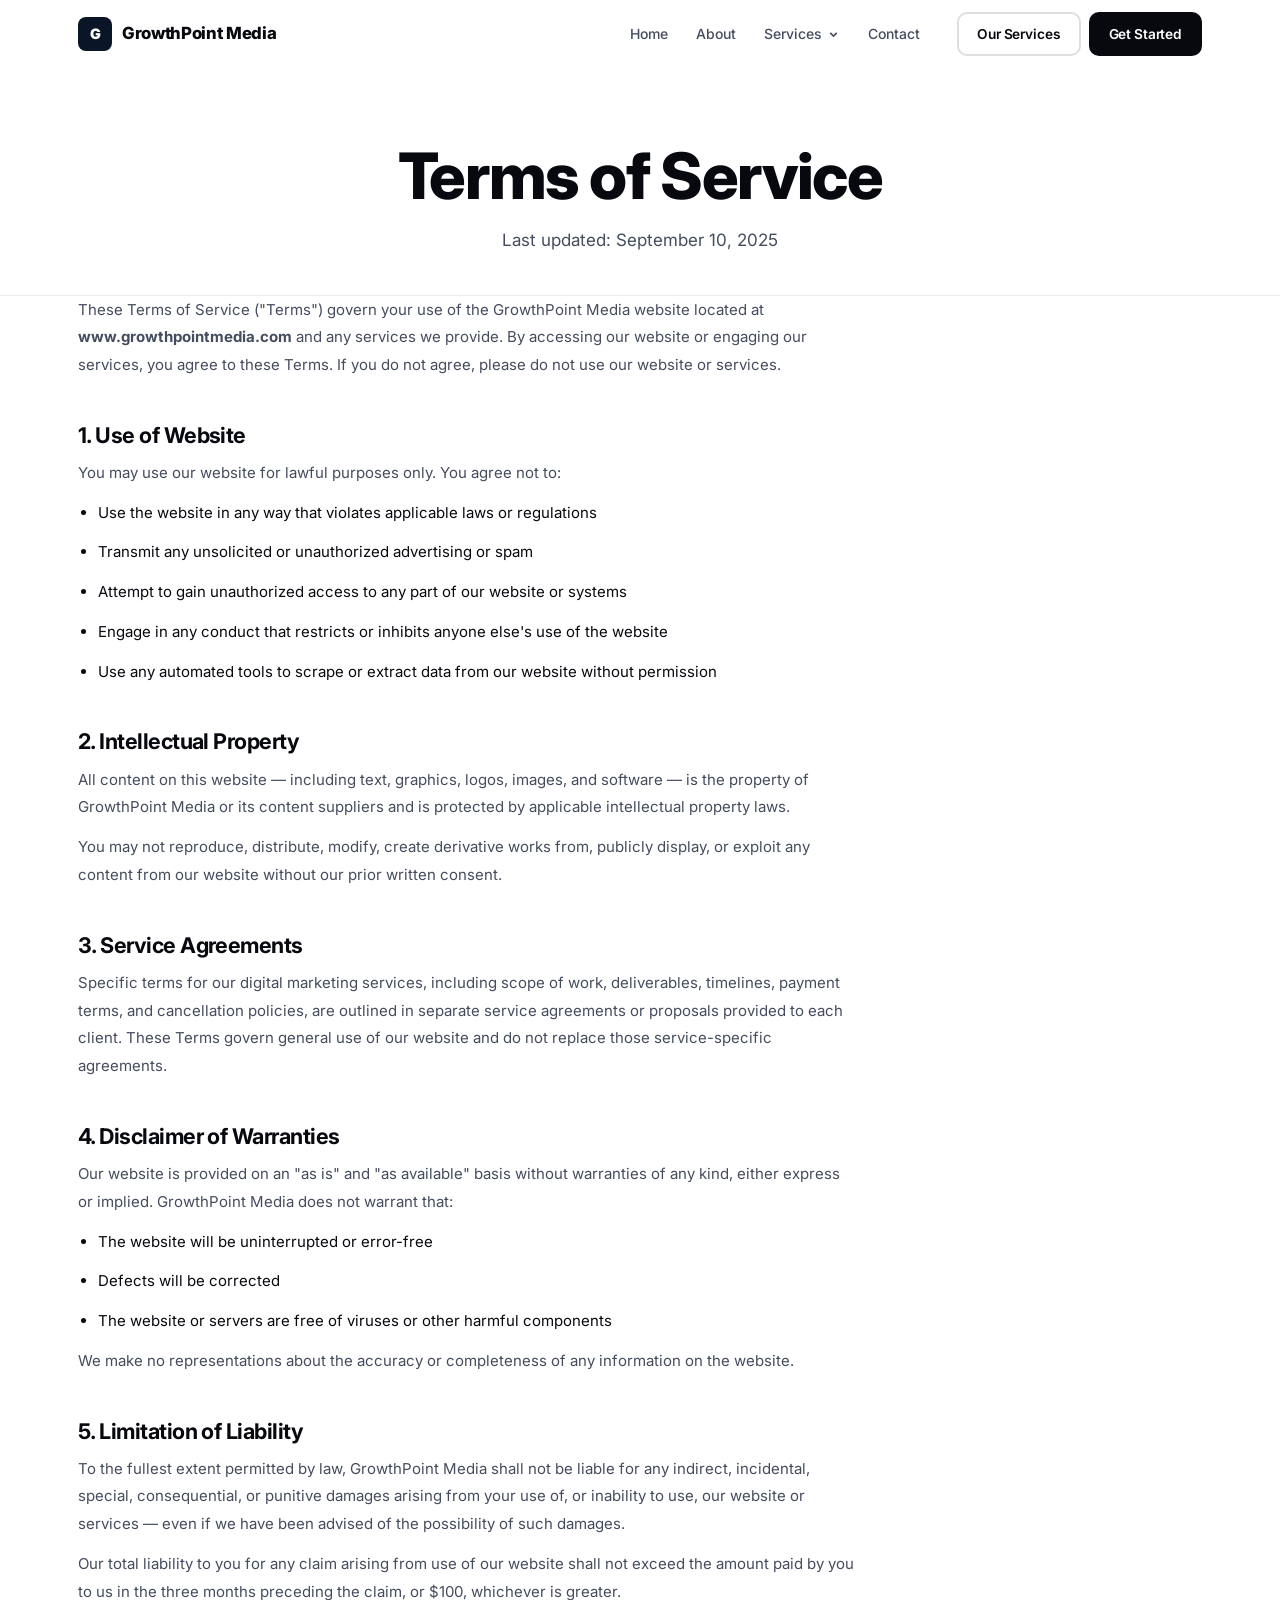
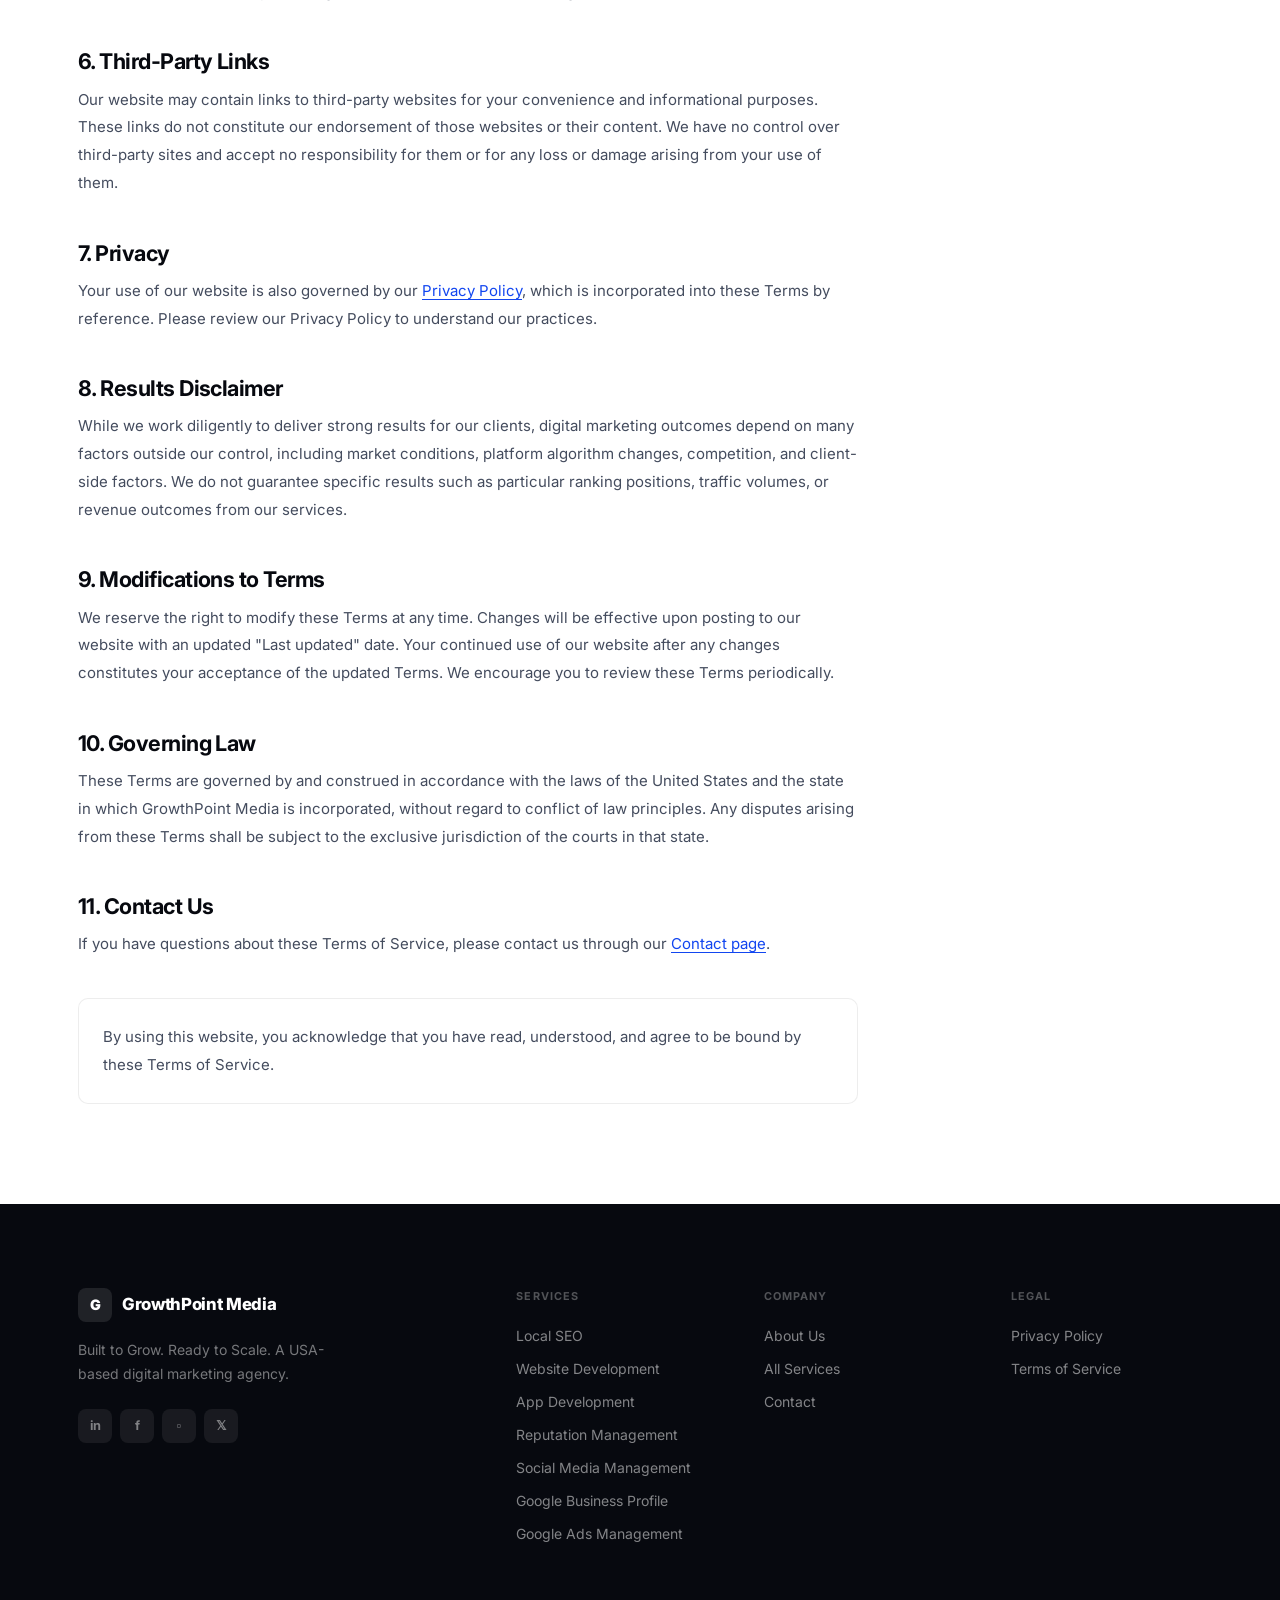
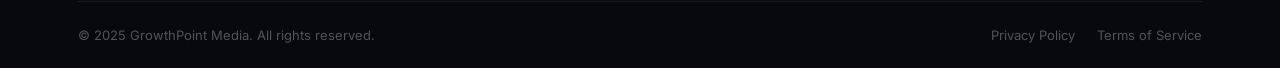
<file: terms.html>
<!DOCTYPE html>
<html lang="en">
<head>
  <meta charset="UTF-8">
  <meta name="viewport" content="width=device-width, initial-scale=1.0">
  <title>Terms of Service | GrowthPoint Media</title>
  <meta name="description" content="GrowthPoint Media Terms of Service — the terms and conditions governing your use of our website and services.">
  <meta name="robots" content="noindex, follow">
  <link rel="canonical" href="https://www.growthpointmedia.com/terms.html">
  <link rel="stylesheet" href="assets/css/style.css">
</head>
<body>

<nav class="nav" role="navigation" aria-label="Main navigation">
  <div class="nav__inner">
    <a href="index.html" class="nav__logo"><div class="nav__logo-icon">G</div>GrowthPoint Media</a>
    <div class="nav__menu">
      <a href="index.html" class="nav__link">Home</a>
      <a href="about.html" class="nav__link">About</a>
      <div class="nav__dropdown">
        <button class="nav__link nav__dropdown-toggle">Services<svg viewBox="0 0 16 16" fill="none" stroke="currentColor" stroke-width="2"><path d="M4 6l4 4 4-4"/></svg></button>
        <div class="nav__dropdown-menu">
          <a href="services/local-seo.html" class="nav__dropdown-item"><span class="nav__dropdown-icon">&#128269;</span>Local SEO</a>
          <a href="services/website-development.html" class="nav__dropdown-item"><span class="nav__dropdown-icon">&#128187;</span>Website Development</a>
          <a href="services/app-development.html" class="nav__dropdown-item"><span class="nav__dropdown-icon">&#128241;</span>App Development</a>
          <a href="services/reputation-management.html" class="nav__dropdown-item"><span class="nav__dropdown-icon">&#11088;</span>Reputation Management</a>
          <a href="services/social-media-management.html" class="nav__dropdown-item"><span class="nav__dropdown-icon">&#128227;</span>Social Media</a>
          <a href="services/google-business-profile.html" class="nav__dropdown-item"><span class="nav__dropdown-icon">&#128205;</span>Google Business Profile</a>
          <a href="services/google-ads-management.html" class="nav__dropdown-item"><span class="nav__dropdown-icon">&#127919;</span>Google Ads</a>
        </div>
      </div>
      <a href="contact.html" class="nav__link">Contact</a>
    </div>
    <div class="nav__actions">
      <a href="services.html" class="btn btn--outline btn--sm">Our Services</a>
      <a href="contact.html" class="btn btn--primary btn--sm">Get Started</a>
    </div>
    <button class="nav__toggle" aria-label="Toggle mobile menu"><span></span><span></span><span></span></button>
  </div>
</nav>
<div class="nav__mobile">
  <a href="index.html" class="nav__mobile-link">Home</a>
  <a href="about.html" class="nav__mobile-link">About</a>
  <div class="nav__mobile-section-title">Services</div>
  <a href="services/local-seo.html" class="nav__mobile-link">Local SEO</a>
  <a href="services/website-development.html" class="nav__mobile-link">Website Development</a>
  <a href="services/app-development.html" class="nav__mobile-link">App Development</a>
  <a href="services/reputation-management.html" class="nav__mobile-link">Reputation Management</a>
  <a href="services/social-media-management.html" class="nav__mobile-link">Social Media Management</a>
  <a href="services/google-business-profile.html" class="nav__mobile-link">Google Business Profile</a>
  <a href="services/google-ads-management.html" class="nav__mobile-link">Google Ads Management</a>
  <div class="nav__mobile-divider"></div>
  <a href="contact.html" class="nav__mobile-link">Contact</a>
  <div class="nav__mobile-cta"><a href="contact.html" class="btn btn--primary">Get a Free Strategy Call</a></div>
</div>

<main>
<section class="page-hero page-hero--center" style="padding-bottom: 40px;">
  <div class="container">
    <div class="page-hero__inner">
      <h1 class="animate-fade-up">Terms of Service</h1>
      <p class="animate-fade-up animate-fade-up--1">Last updated: September 10, 2025</p>
    </div>
  </div>
</section>

<section style="padding-top: 0; padding-bottom: 100px;">
  <div class="container">
    <div class="policy-content">

      <p>These Terms of Service ("Terms") govern your use of the GrowthPoint Media website located at <strong>www.growthpointmedia.com</strong> and any services we provide. By accessing our website or engaging our services, you agree to these Terms. If you do not agree, please do not use our website or services.</p>

      <h2>1. Use of Website</h2>
      <p>You may use our website for lawful purposes only. You agree not to:</p>
      <ul>
        <li>Use the website in any way that violates applicable laws or regulations</li>
        <li>Transmit any unsolicited or unauthorized advertising or spam</li>
        <li>Attempt to gain unauthorized access to any part of our website or systems</li>
        <li>Engage in any conduct that restricts or inhibits anyone else's use of the website</li>
        <li>Use any automated tools to scrape or extract data from our website without permission</li>
      </ul>

      <h2>2. Intellectual Property</h2>
      <p>All content on this website — including text, graphics, logos, images, and software — is the property of GrowthPoint Media or its content suppliers and is protected by applicable intellectual property laws.</p>
      <p>You may not reproduce, distribute, modify, create derivative works from, publicly display, or exploit any content from our website without our prior written consent.</p>

      <h2>3. Service Agreements</h2>
      <p>Specific terms for our digital marketing services, including scope of work, deliverables, timelines, payment terms, and cancellation policies, are outlined in separate service agreements or proposals provided to each client. These Terms govern general use of our website and do not replace those service-specific agreements.</p>

      <h2>4. Disclaimer of Warranties</h2>
      <p>Our website is provided on an "as is" and "as available" basis without warranties of any kind, either express or implied. GrowthPoint Media does not warrant that:</p>
      <ul>
        <li>The website will be uninterrupted or error-free</li>
        <li>Defects will be corrected</li>
        <li>The website or servers are free of viruses or other harmful components</li>
      </ul>
      <p>We make no representations about the accuracy or completeness of any information on the website.</p>

      <h2>5. Limitation of Liability</h2>
      <p>To the fullest extent permitted by law, GrowthPoint Media shall not be liable for any indirect, incidental, special, consequential, or punitive damages arising from your use of, or inability to use, our website or services — even if we have been advised of the possibility of such damages.</p>
      <p>Our total liability to you for any claim arising from use of our website shall not exceed the amount paid by you to us in the three months preceding the claim, or $100, whichever is greater.</p>

      <h2>6. Third-Party Links</h2>
      <p>Our website may contain links to third-party websites for your convenience and informational purposes. These links do not constitute our endorsement of those websites or their content. We have no control over third-party sites and accept no responsibility for them or for any loss or damage arising from your use of them.</p>

      <h2>7. Privacy</h2>
      <p>Your use of our website is also governed by our <a href="privacy-policy.html" style="color: var(--accent);">Privacy Policy</a>, which is incorporated into these Terms by reference. Please review our Privacy Policy to understand our practices.</p>

      <h2>8. Results Disclaimer</h2>
      <p>While we work diligently to deliver strong results for our clients, digital marketing outcomes depend on many factors outside our control, including market conditions, platform algorithm changes, competition, and client-side factors. We do not guarantee specific results such as particular ranking positions, traffic volumes, or revenue outcomes from our services.</p>

      <h2>9. Modifications to Terms</h2>
      <p>We reserve the right to modify these Terms at any time. Changes will be effective upon posting to our website with an updated "Last updated" date. Your continued use of our website after any changes constitutes your acceptance of the updated Terms. We encourage you to review these Terms periodically.</p>

      <h2>10. Governing Law</h2>
      <p>These Terms are governed by and construed in accordance with the laws of the United States and the state in which GrowthPoint Media is incorporated, without regard to conflict of law principles. Any disputes arising from these Terms shall be subject to the exclusive jurisdiction of the courts in that state.</p>

      <h2>11. Contact Us</h2>
      <p>If you have questions about these Terms of Service, please contact us through our <a href="contact.html" style="color: var(--accent);">Contact page</a>.</p>

      <div style="margin-top: 40px; padding: 24px; background: var(--bg-card); border: 1px solid var(--border); border-radius: var(--r);">
        <p style="margin: 0; font-size: 0.9375rem;">By using this website, you acknowledge that you have read, understood, and agree to be bound by these Terms of Service.</p>
      </div>

    </div>
  </div>
</section>
</main>

<footer class="footer" role="contentinfo">
  <div class="container">
    <div class="footer__top">
      <div class="footer__brand">
        <a href="index.html" class="nav__logo"><div class="nav__logo-icon">G</div>GrowthPoint Media</a>
        <p>Built to Grow. Ready to Scale. A USA-based digital marketing agency.</p>
        <div class="footer__social"><a href="#" class="footer__social-link" aria-label="LinkedIn">in</a><a href="#" class="footer__social-link" aria-label="Facebook">f</a><a href="#" class="footer__social-link" aria-label="Instagram">&#9643;</a><a href="#" class="footer__social-link" aria-label="X">𝕏</a></div>
      </div>
      <div><div class="footer__col-title">Services</div><nav class="footer__links"><a href="services/local-seo.html">Local SEO</a><a href="services/website-development.html">Website Development</a><a href="services/app-development.html">App Development</a><a href="services/reputation-management.html">Reputation Management</a><a href="services/social-media-management.html">Social Media Management</a><a href="services/google-business-profile.html">Google Business Profile</a><a href="services/google-ads-management.html">Google Ads Management</a></nav></div>
      <div><div class="footer__col-title">Company</div><nav class="footer__links"><a href="about.html">About Us</a><a href="services.html">All Services</a><a href="contact.html">Contact</a></nav></div>
      <div><div class="footer__col-title">Legal</div><nav class="footer__links"><a href="privacy-policy.html">Privacy Policy</a><a href="terms.html">Terms of Service</a></nav></div>
    </div>
    <div class="footer__bottom">
      <p class="footer__copy">&copy; 2025 GrowthPoint Media. All rights reserved.</p>
      <div class="footer__legal"><a href="privacy-policy.html">Privacy Policy</a><a href="terms.html">Terms of Service</a></div>
    </div>
  </div>
</footer>
<script src="assets/js/main.js"></script>
</body>
</html>
</file>
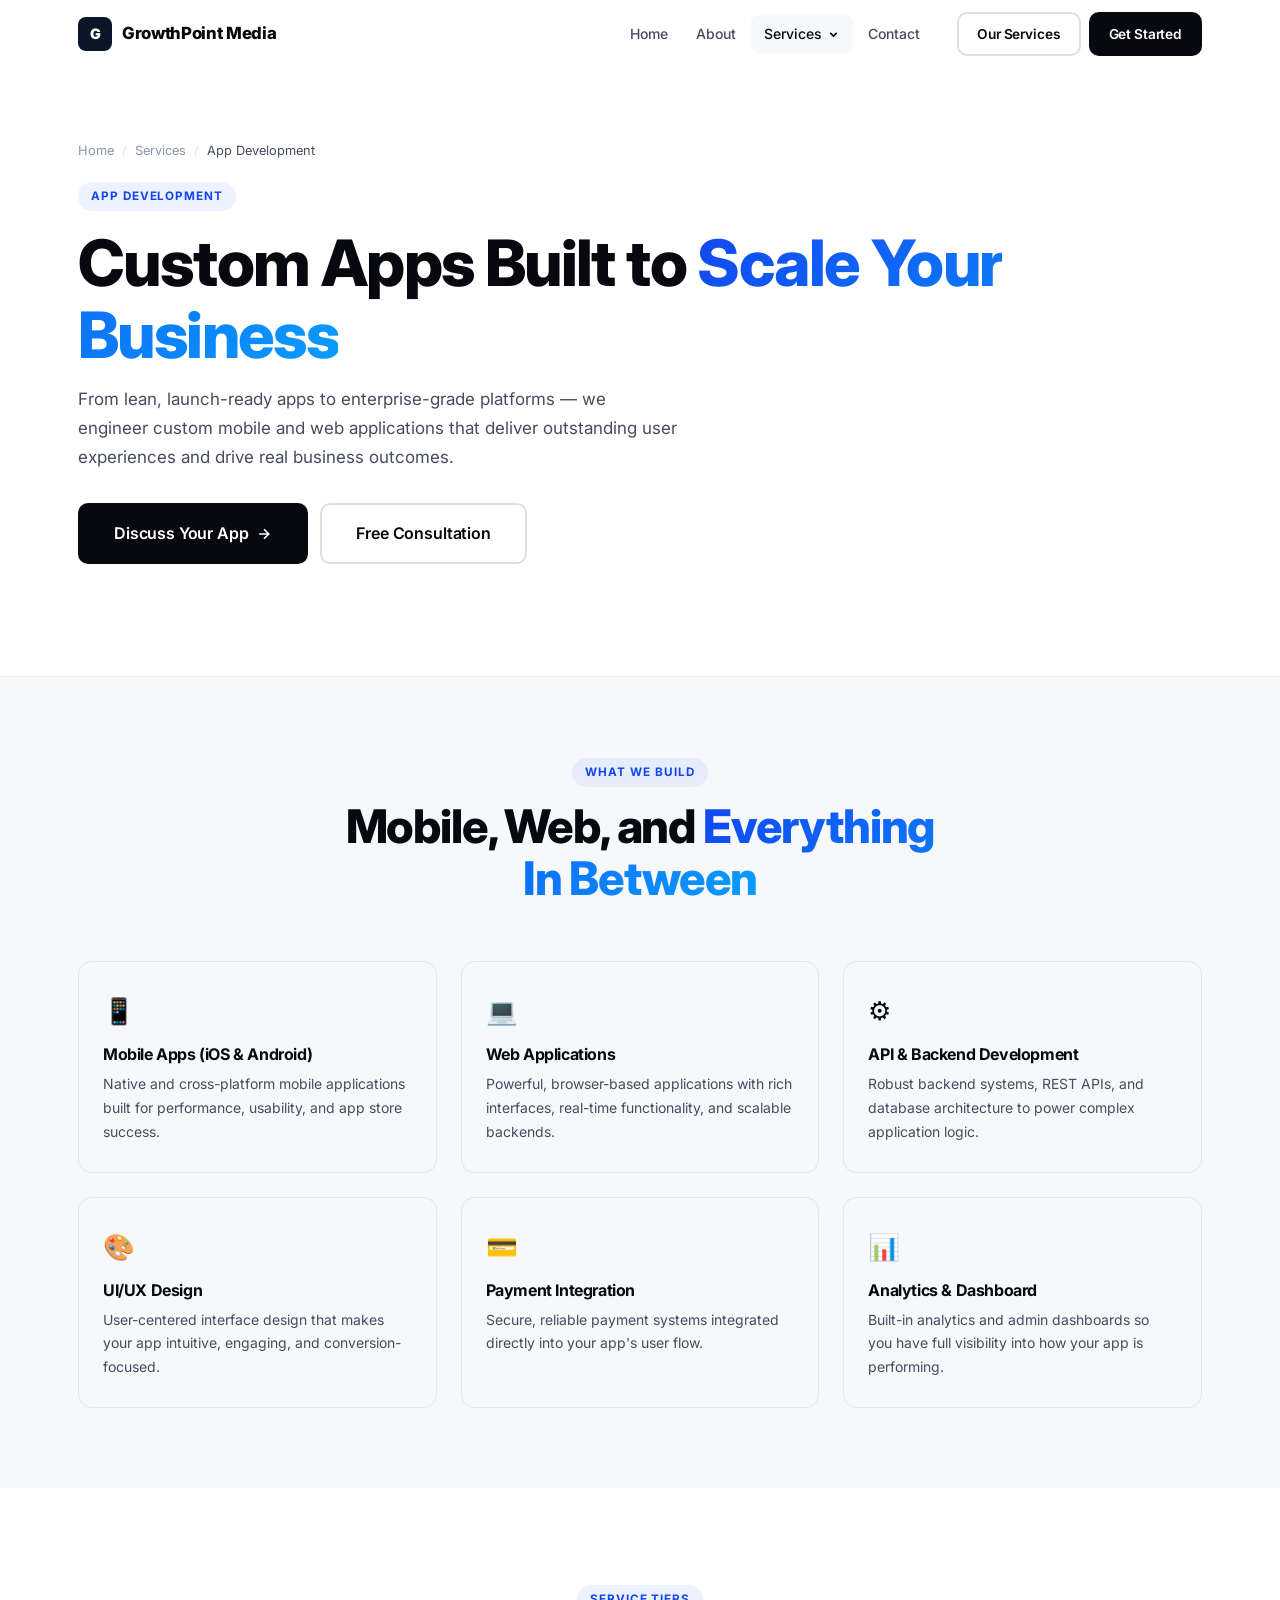
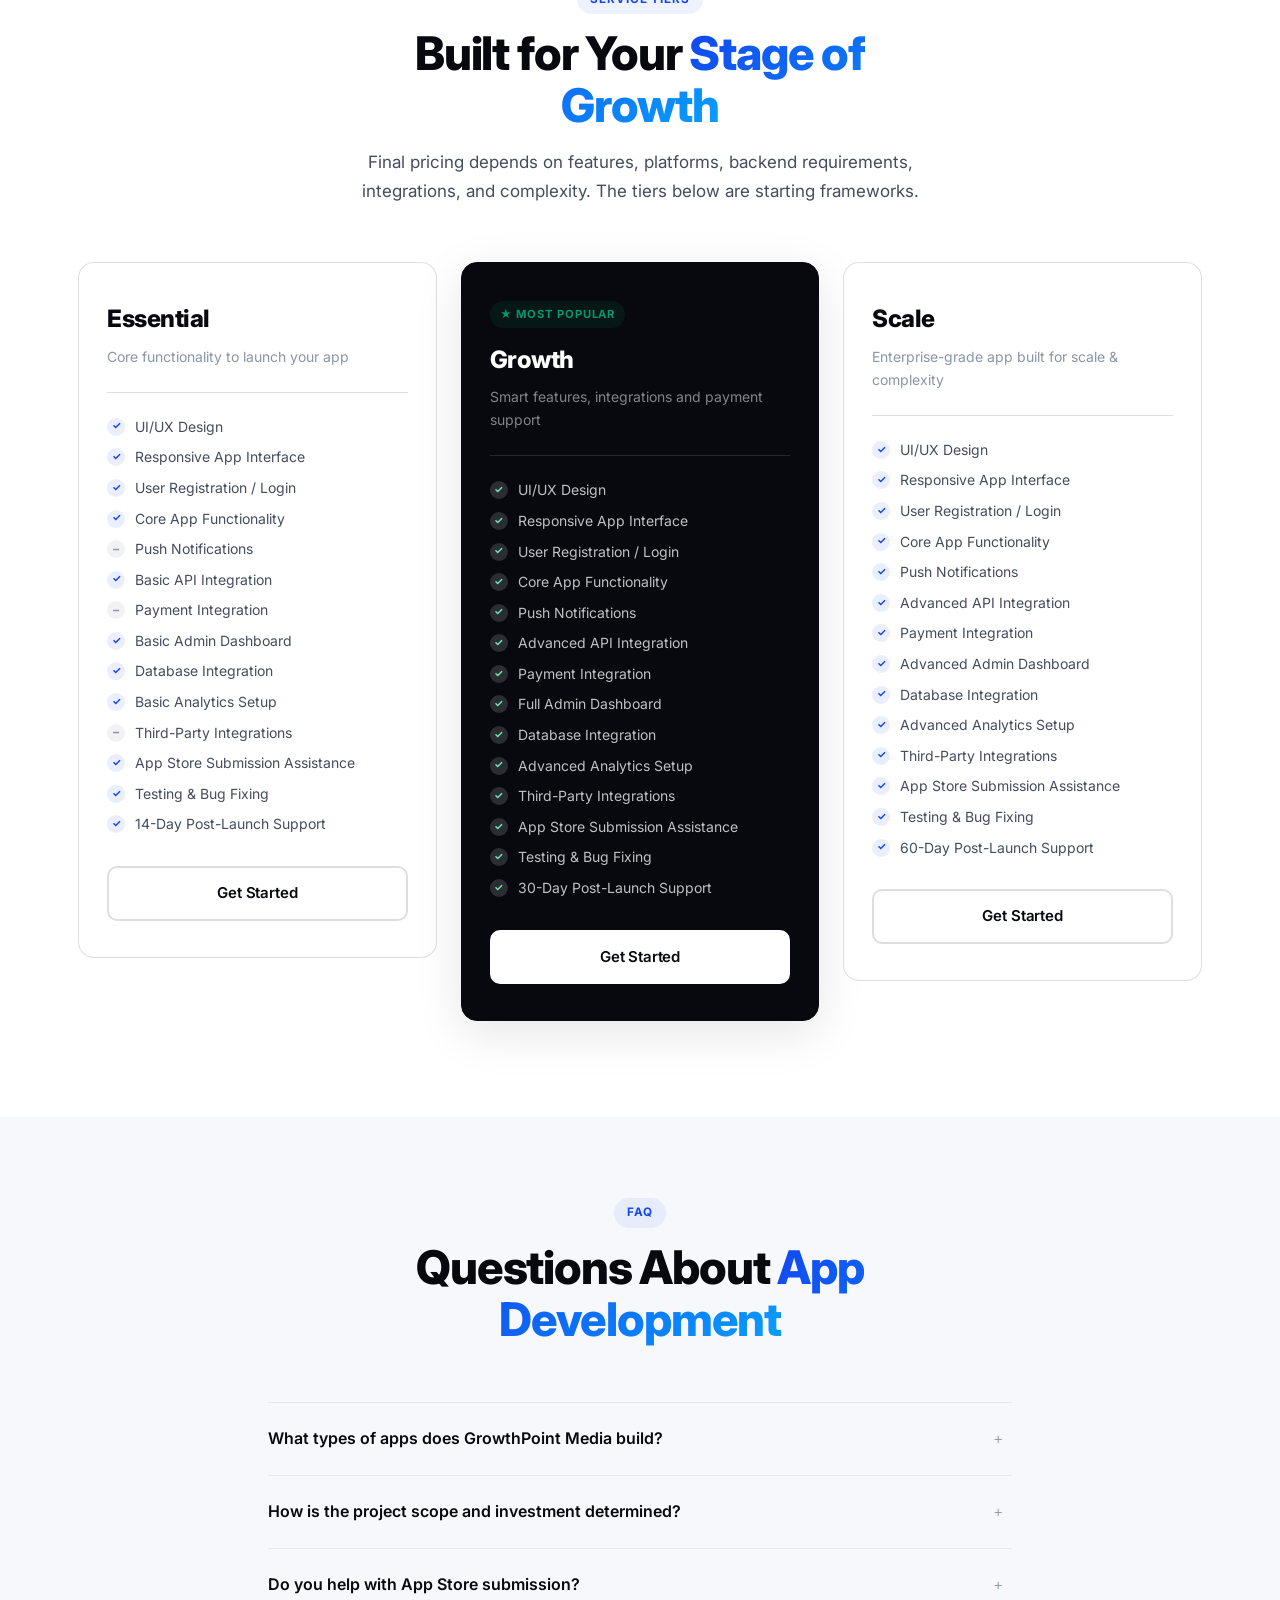
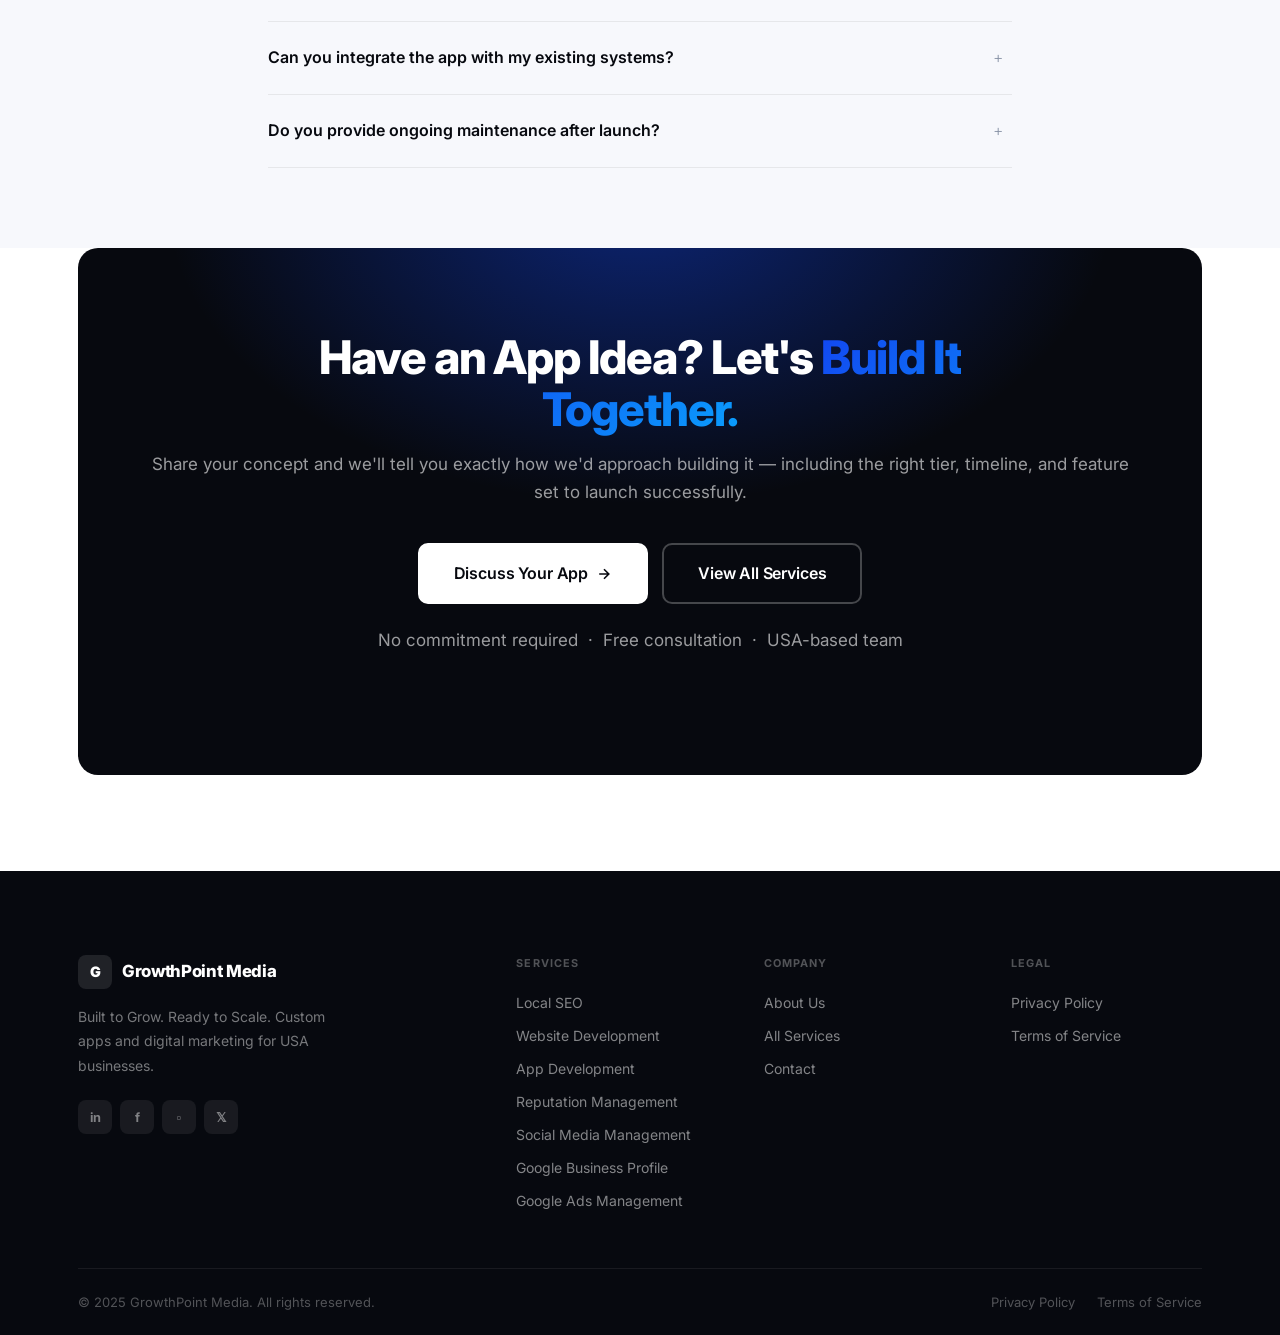
<file: services/app-development.html>
<!DOCTYPE html>
<html lang="en">
<head>
  <meta charset="UTF-8">
  <meta name="viewport" content="width=device-width, initial-scale=1.0">
  <title>App Development Services | GrowthPoint Media — Custom Mobile & Web Apps</title>
  <meta name="description" content="GrowthPoint Media builds custom mobile and web applications for USA businesses. From core-functionality launch apps to enterprise-grade platforms — UI/UX design, payment integration, push notifications, and App Store submission included.">
  <meta name="keywords" content="app development services USA, custom mobile app development, web app development, iOS app development, Android app development, business app development">
  <meta name="robots" content="index, follow">
  <link rel="canonical" href="https://www.growthpointmedia.com/services/app-development.html">
  <meta property="og:type" content="website">
  <meta property="og:url" content="https://www.growthpointmedia.com/services/app-development.html">
  <meta property="og:title" content="App Development Services | GrowthPoint Media">
  <meta property="og:description" content="Custom mobile and web applications built to scale your business. Three tiers from core-functionality launch to enterprise-grade complexity.">
  <link rel="stylesheet" href="../assets/css/style.css">
  <script type="application/ld+json">
  {
    "@context": "https://schema.org",
    "@type": "Service",
    "name": "App Development",
    "serviceType": "Mobile and Web Application Development",
    "provider": {"@type": "Organization","name": "GrowthPoint Media","url": "https://www.growthpointmedia.com"},
    "areaServed": {"@type": "Country","name": "United States"},
    "description": "Custom mobile and web applications engineered to scale your business. Includes UI/UX design, responsive app interface, user authentication, payment integration, push notifications, and App Store submission assistance.",
    "url": "https://www.growthpointmedia.com/services/app-development.html"
  }
  </script>
  <script type="application/ld+json">
  {
    "@context": "https://schema.org",
    "@type": "BreadcrumbList",
    "itemListElement": [
      {"@type": "ListItem","position": 1,"name": "Home","item": "https://www.growthpointmedia.com/"},
      {"@type": "ListItem","position": 2,"name": "Services","item": "https://www.growthpointmedia.com/services.html"},
      {"@type": "ListItem","position": 3,"name": "App Development","item": "https://www.growthpointmedia.com/services/app-development.html"}
    ]
  }
  </script>
  <script type="application/ld+json">
  {
    "@context": "https://schema.org",
    "@type": "FAQPage",
    "mainEntity": [
      {"@type": "Question","name": "What types of apps does GrowthPoint Media build?","acceptedAnswer": {"@type": "Answer","text": "We build custom mobile apps (iOS and Android) and web applications. Our projects range from straightforward single-platform apps to complex multi-platform applications with advanced integrations, payment systems, and enterprise-level features."}},
      {"@type": "Question","name": "How is app development pricing determined?","acceptedAnswer": {"@type": "Answer","text": "App development pricing is based on complexity, platform requirements, backend architecture, number of features, and third-party integrations. We offer three tiers — Essential, Growth, and Scale — as starting frameworks, with final pricing scoped after a detailed discovery conversation about your specific requirements."}},
      {"@type": "Question","name": "Do you help with App Store submission?","acceptedAnswer": {"@type": "Answer","text": "Yes. App Store submission assistance is included in all tiers. We help prepare the necessary assets, descriptions, and technical requirements for submission to the Apple App Store and Google Play Store."}},
      {"@type": "Question","name": "What is included in the post-launch support period?","acceptedAnswer": {"@type": "Answer","text": "All tiers include post-launch support: 14 days for Essential, 30 days for Growth, and 60 days for Scale. During this period we address bugs, resolve any launch-related issues, and ensure the app is functioning correctly across all target devices."}},
      {"@type": "Question","name": "Can you build an app that integrates with my existing systems?","acceptedAnswer": {"@type": "Answer","text": "Yes. API integrations with existing systems are a core part of our development capabilities. Basic integrations are included in the Essential tier, advanced integrations in Growth, and complex enterprise integrations in the Scale tier. We'll discuss your specific integration needs during the discovery phase."}}
    ]
  }
  </script>
</head>
<body>

<nav class="nav" role="navigation" aria-label="Main navigation">
  <div class="nav__inner">
    <a href="../index.html" class="nav__logo"><div class="nav__logo-icon">G</div>GrowthPoint Media</a>
    <div class="nav__menu">
      <a href="../index.html" class="nav__link">Home</a>
      <a href="../about.html" class="nav__link">About</a>
      <div class="nav__dropdown">
        <button class="nav__link nav__dropdown-toggle active">Services<svg viewBox="0 0 16 16" fill="none" stroke="currentColor" stroke-width="2"><path d="M4 6l4 4 4-4"/></svg></button>
        <div class="nav__dropdown-menu">
          <a href="local-seo.html" class="nav__dropdown-item"><span class="nav__dropdown-icon">&#128269;</span>Local SEO</a>
          <a href="website-development.html" class="nav__dropdown-item"><span class="nav__dropdown-icon">&#128187;</span>Website Development</a>
          <a href="app-development.html" class="nav__dropdown-item"><span class="nav__dropdown-icon">&#128241;</span>App Development</a>
          <a href="reputation-management.html" class="nav__dropdown-item"><span class="nav__dropdown-icon">&#11088;</span>Reputation Management</a>
          <a href="social-media-management.html" class="nav__dropdown-item"><span class="nav__dropdown-icon">&#128227;</span>Social Media</a>
          <a href="google-business-profile.html" class="nav__dropdown-item"><span class="nav__dropdown-icon">&#128205;</span>Google Business Profile</a>
          <a href="google-ads-management.html" class="nav__dropdown-item"><span class="nav__dropdown-icon">&#127919;</span>Google Ads</a>
        </div>
      </div>
      <a href="../contact.html" class="nav__link">Contact</a>
    </div>
    <div class="nav__actions">
      <a href="../services.html" class="btn btn--outline btn--sm">Our Services</a>
      <a href="../contact.html" class="btn btn--primary btn--sm">Get Started</a>
    </div>
    <button class="nav__toggle" aria-label="Toggle mobile menu"><span></span><span></span><span></span></button>
  </div>
</nav>
<div class="nav__mobile">
  <a href="../index.html" class="nav__mobile-link">Home</a>
  <a href="../about.html" class="nav__mobile-link">About</a>
  <div class="nav__mobile-section-title">Services</div>
  <a href="local-seo.html" class="nav__mobile-link">Local SEO</a>
  <a href="website-development.html" class="nav__mobile-link">Website Development</a>
  <a href="app-development.html" class="nav__mobile-link">App Development</a>
  <a href="reputation-management.html" class="nav__mobile-link">Reputation Management</a>
  <a href="social-media-management.html" class="nav__mobile-link">Social Media Management</a>
  <a href="google-business-profile.html" class="nav__mobile-link">Google Business Profile</a>
  <a href="google-ads-management.html" class="nav__mobile-link">Google Ads Management</a>
  <div class="nav__mobile-divider"></div>
  <a href="../contact.html" class="nav__mobile-link">Contact</a>
  <div class="nav__mobile-cta"><a href="../contact.html" class="btn btn--primary">Get a Free Strategy Call</a></div>
</div>

<main>

<section class="page-hero">
  <div class="container">
    <div class="page-hero__inner">
      <nav class="breadcrumb" aria-label="Breadcrumb">
        <a href="../index.html">Home</a><span>/</span><a href="../services.html">Services</a><span>/</span><span style="color: var(--txt-2);">App Development</span>
      </nav>
      <div class="badge badge--accent animate-fade-up" style="margin-bottom: 16px; display: inline-flex;">App Development</div>
      <h1 class="animate-fade-up animate-fade-up--1">Custom Apps Built to <span class="text-gradient">Scale Your Business</span></h1>
      <p class="animate-fade-up animate-fade-up--2">From lean, launch-ready apps to enterprise-grade platforms — we engineer custom mobile and web applications that deliver outstanding user experiences and drive real business outcomes.</p>
      <div class="hero__actions animate-fade-up animate-fade-up--3" style="justify-content: flex-start; margin-top: 32px;">
        <a href="../contact.html" class="btn btn--primary btn--lg">Discuss Your App<svg class="btn-arrow" viewBox="0 0 20 20" fill="none" stroke="currentColor" stroke-width="2"><path d="M4 10h12M10 4l6 6-6 6"/></svg></a>
        <a href="../contact.html" class="btn btn--outline btn--lg">Free Consultation</a>
      </div>
    </div>
  </div>
</section>

<!-- Core capabilities -->
<section style="background: var(--bg-2); padding: 80px 0;">
  <div class="container">
    <div class="section-header section-header--center reveal">
      <span class="badge">What We Build</span>
      <h2>Mobile, Web, and <span class="text-gradient">Everything In Between</span></h2>
    </div>
    <div class="grid-3">
      <div class="value-card reveal reveal-delay-1">
        <div class="value-icon">&#128241;</div>
        <h4>Mobile Apps (iOS &amp; Android)</h4>
        <p>Native and cross-platform mobile applications built for performance, usability, and app store success.</p>
      </div>
      <div class="value-card reveal reveal-delay-2">
        <div class="value-icon">&#128187;</div>
        <h4>Web Applications</h4>
        <p>Powerful, browser-based applications with rich interfaces, real-time functionality, and scalable backends.</p>
      </div>
      <div class="value-card reveal reveal-delay-3">
        <div class="value-icon">&#9881;</div>
        <h4>API &amp; Backend Development</h4>
        <p>Robust backend systems, REST APIs, and database architecture to power complex application logic.</p>
      </div>
      <div class="value-card reveal reveal-delay-1">
        <div class="value-icon">&#127912;</div>
        <h4>UI/UX Design</h4>
        <p>User-centered interface design that makes your app intuitive, engaging, and conversion-focused.</p>
      </div>
      <div class="value-card reveal reveal-delay-2">
        <div class="value-icon">&#128179;</div>
        <h4>Payment Integration</h4>
        <p>Secure, reliable payment systems integrated directly into your app's user flow.</p>
      </div>
      <div class="value-card reveal reveal-delay-3">
        <div class="value-icon">&#128202;</div>
        <h4>Analytics &amp; Dashboard</h4>
        <p>Built-in analytics and admin dashboards so you have full visibility into how your app is performing.</p>
      </div>
    </div>
  </div>
</section>

<!-- Tiers -->
<section>
  <div class="container">
    <div class="section-header section-header--center reveal">
      <span class="badge">Service Tiers</span>
      <h2>Built for Your <span class="text-gradient">Stage of Growth</span></h2>
      <p>Final pricing depends on features, platforms, backend requirements, integrations, and complexity. The tiers below are starting frameworks.</p>
    </div>
    <div class="tier-grid">
      <div class="tier-card reveal reveal-delay-1">
        <div class="tier-name">Essential</div>
        <div class="tier-tagline">Core functionality to launch your app</div>
        <div class="tier-divider"></div>
        <div class="feature-list">
          <div class="feature-item"><span class="feature-check">&#10003;</span>UI/UX Design</div>
          <div class="feature-item"><span class="feature-check">&#10003;</span>Responsive App Interface</div>
          <div class="feature-item"><span class="feature-check">&#10003;</span>User Registration / Login</div>
          <div class="feature-item"><span class="feature-check">&#10003;</span>Core App Functionality</div>
          <div class="feature-item"><span class="feature-x">&#8722;</span>Push Notifications</div>
          <div class="feature-item"><span class="feature-check">&#10003;</span>Basic API Integration</div>
          <div class="feature-item"><span class="feature-x">&#8722;</span>Payment Integration</div>
          <div class="feature-item"><span class="feature-check">&#10003;</span>Basic Admin Dashboard</div>
          <div class="feature-item"><span class="feature-check">&#10003;</span>Database Integration</div>
          <div class="feature-item"><span class="feature-check">&#10003;</span>Basic Analytics Setup</div>
          <div class="feature-item"><span class="feature-x">&#8722;</span>Third-Party Integrations</div>
          <div class="feature-item"><span class="feature-check">&#10003;</span>App Store Submission Assistance</div>
          <div class="feature-item"><span class="feature-check">&#10003;</span>Testing &amp; Bug Fixing</div>
          <div class="feature-item"><span class="feature-check">&#10003;</span>14-Day Post-Launch Support</div>
        </div>
        <a href="../contact.html" class="btn btn--outline tier-cta">Get Started</a>
      </div>
      <div class="tier-card tier-card--popular reveal reveal-delay-2">
        <div class="tier-popular-badge">&#9733; Most Popular</div>
        <div class="tier-name">Growth</div>
        <div class="tier-tagline">Smart features, integrations and payment support</div>
        <div class="tier-divider"></div>
        <div class="feature-list">
          <div class="feature-item"><span class="feature-check">&#10003;</span>UI/UX Design</div>
          <div class="feature-item"><span class="feature-check">&#10003;</span>Responsive App Interface</div>
          <div class="feature-item"><span class="feature-check">&#10003;</span>User Registration / Login</div>
          <div class="feature-item"><span class="feature-check">&#10003;</span>Core App Functionality</div>
          <div class="feature-item"><span class="feature-check">&#10003;</span>Push Notifications</div>
          <div class="feature-item"><span class="feature-check">&#10003;</span>Advanced API Integration</div>
          <div class="feature-item"><span class="feature-check">&#10003;</span>Payment Integration</div>
          <div class="feature-item"><span class="feature-check">&#10003;</span>Full Admin Dashboard</div>
          <div class="feature-item"><span class="feature-check">&#10003;</span>Database Integration</div>
          <div class="feature-item"><span class="feature-check">&#10003;</span>Advanced Analytics Setup</div>
          <div class="feature-item"><span class="feature-check">&#10003;</span>Third-Party Integrations</div>
          <div class="feature-item"><span class="feature-check">&#10003;</span>App Store Submission Assistance</div>
          <div class="feature-item"><span class="feature-check">&#10003;</span>Testing &amp; Bug Fixing</div>
          <div class="feature-item"><span class="feature-check">&#10003;</span>30-Day Post-Launch Support</div>
        </div>
        <a href="../contact.html" class="btn btn--primary tier-cta">Get Started</a>
      </div>
      <div class="tier-card reveal reveal-delay-3">
        <div class="tier-name">Scale</div>
        <div class="tier-tagline">Enterprise-grade app built for scale &amp; complexity</div>
        <div class="tier-divider"></div>
        <div class="feature-list">
          <div class="feature-item"><span class="feature-check">&#10003;</span>UI/UX Design</div>
          <div class="feature-item"><span class="feature-check">&#10003;</span>Responsive App Interface</div>
          <div class="feature-item"><span class="feature-check">&#10003;</span>User Registration / Login</div>
          <div class="feature-item"><span class="feature-check">&#10003;</span>Core App Functionality</div>
          <div class="feature-item"><span class="feature-check">&#10003;</span>Push Notifications</div>
          <div class="feature-item"><span class="feature-check">&#10003;</span>Advanced API Integration</div>
          <div class="feature-item"><span class="feature-check">&#10003;</span>Payment Integration</div>
          <div class="feature-item"><span class="feature-check">&#10003;</span>Advanced Admin Dashboard</div>
          <div class="feature-item"><span class="feature-check">&#10003;</span>Database Integration</div>
          <div class="feature-item"><span class="feature-check">&#10003;</span>Advanced Analytics Setup</div>
          <div class="feature-item"><span class="feature-check">&#10003;</span>Third-Party Integrations</div>
          <div class="feature-item"><span class="feature-check">&#10003;</span>App Store Submission Assistance</div>
          <div class="feature-item"><span class="feature-check">&#10003;</span>Testing &amp; Bug Fixing</div>
          <div class="feature-item"><span class="feature-check">&#10003;</span>60-Day Post-Launch Support</div>
        </div>
        <a href="../contact.html" class="btn btn--outline tier-cta">Get Started</a>
      </div>
    </div>
  </div>
</section>

<!-- FAQ -->
<section style="background: var(--bg-2); padding: 80px 0;">
  <div class="container container--narrow">
    <div class="section-header section-header--center reveal">
      <span class="badge">FAQ</span>
      <h2>Questions About <span class="text-gradient">App Development</span></h2>
    </div>
    <div class="faq-list reveal">
      <div class="faq-item">
        <div class="faq-question">What types of apps does GrowthPoint Media build?<span class="faq-icon">+</span></div>
        <div class="faq-answer"><div class="faq-answer__inner">We build custom mobile apps for iOS and Android as well as web applications. Our projects range from straightforward single-platform apps to complex multi-platform applications with advanced integrations, payment systems, and enterprise-level features.</div></div>
      </div>
      <div class="faq-item">
        <div class="faq-question">How is the project scope and investment determined?<span class="faq-icon">+</span></div>
        <div class="faq-answer"><div class="faq-answer__inner">App development investment is based on complexity, platform requirements, backend architecture, number of features, and third-party integrations. We use the three tiers as starting frameworks, with final scope and investment determined after a detailed discovery conversation about your specific requirements.</div></div>
      </div>
      <div class="faq-item">
        <div class="faq-question">Do you help with App Store submission?<span class="faq-icon">+</span></div>
        <div class="faq-answer"><div class="faq-answer__inner">Yes. App Store submission assistance is included in all tiers. We help prepare the necessary assets, metadata, descriptions, and technical requirements for submission to the Apple App Store and Google Play Store.</div></div>
      </div>
      <div class="faq-item">
        <div class="faq-question">Can you integrate the app with my existing systems?<span class="faq-icon">+</span></div>
        <div class="faq-answer"><div class="faq-answer__inner">Yes. API integrations with existing business systems are a core capability. Basic integrations are included in Essential, advanced integrations in Growth, and complex enterprise integrations in Scale. We'll discuss your specific needs during discovery.</div></div>
      </div>
      <div class="faq-item">
        <div class="faq-question">Do you provide ongoing maintenance after launch?<span class="faq-icon">+</span></div>
        <div class="faq-answer"><div class="faq-answer__inner">All tiers include a post-launch support period (14-60 days depending on tier) for bug fixes and adjustments. Longer-term maintenance plans can be arranged separately, ensuring your app stays updated, secure, and running smoothly as your business grows.</div></div>
      </div>
    </div>
  </div>
</section>

<section class="cta-section">
  <div class="container">
    <div class="cta-box reveal">
      <div class="cta-box__inner">
        <h2>Have an App Idea? Let's <span class="text-gradient">Build It Together.</span></h2>
        <p>Share your concept and we'll tell you exactly how we'd approach building it — including the right tier, timeline, and feature set to launch successfully.</p>
        <div class="cta-box__actions">
          <a href="../contact.html" class="btn btn--primary btn--lg">Discuss Your App<svg class="btn-arrow" viewBox="0 0 20 20" fill="none" stroke="currentColor" stroke-width="2"><path d="M4 10h12M10 4l6 6-6 6"/></svg></a>
          <a href="../services.html" class="btn btn--outline btn--lg">View All Services</a>
        </div>
        <p class="cta-box__trust">No commitment required &nbsp;·&nbsp; Free consultation &nbsp;·&nbsp; USA-based team</p>
      </div>
    </div>
  </div>
</section>

</main>

<footer class="footer" role="contentinfo">
  <div class="container">
    <div class="footer__top">
      <div class="footer__brand">
        <a href="../index.html" class="nav__logo"><div class="nav__logo-icon">G</div>GrowthPoint Media</a>
        <p>Built to Grow. Ready to Scale. Custom apps and digital marketing for USA businesses.</p>
        <div class="footer__social"><a href="#" class="footer__social-link" aria-label="LinkedIn">in</a><a href="#" class="footer__social-link" aria-label="Facebook">f</a><a href="#" class="footer__social-link" aria-label="Instagram">&#9643;</a><a href="#" class="footer__social-link" aria-label="X">𝕏</a></div>
      </div>
      <div><div class="footer__col-title">Services</div><nav class="footer__links"><a href="local-seo.html">Local SEO</a><a href="website-development.html">Website Development</a><a href="app-development.html">App Development</a><a href="reputation-management.html">Reputation Management</a><a href="social-media-management.html">Social Media Management</a><a href="google-business-profile.html">Google Business Profile</a><a href="google-ads-management.html">Google Ads Management</a></nav></div>
      <div><div class="footer__col-title">Company</div><nav class="footer__links"><a href="../about.html">About Us</a><a href="../services.html">All Services</a><a href="../contact.html">Contact</a></nav></div>
      <div><div class="footer__col-title">Legal</div><nav class="footer__links"><a href="../privacy-policy.html">Privacy Policy</a><a href="../terms.html">Terms of Service</a></nav></div>
    </div>
    <div class="footer__bottom">
      <p class="footer__copy">&copy; 2025 GrowthPoint Media. All rights reserved.</p>
      <div class="footer__legal"><a href="../privacy-policy.html">Privacy Policy</a><a href="../terms.html">Terms of Service</a></div>
    </div>
  </div>
</footer>
<script src="../assets/js/main.js"></script>
</body>
</html>
</file>
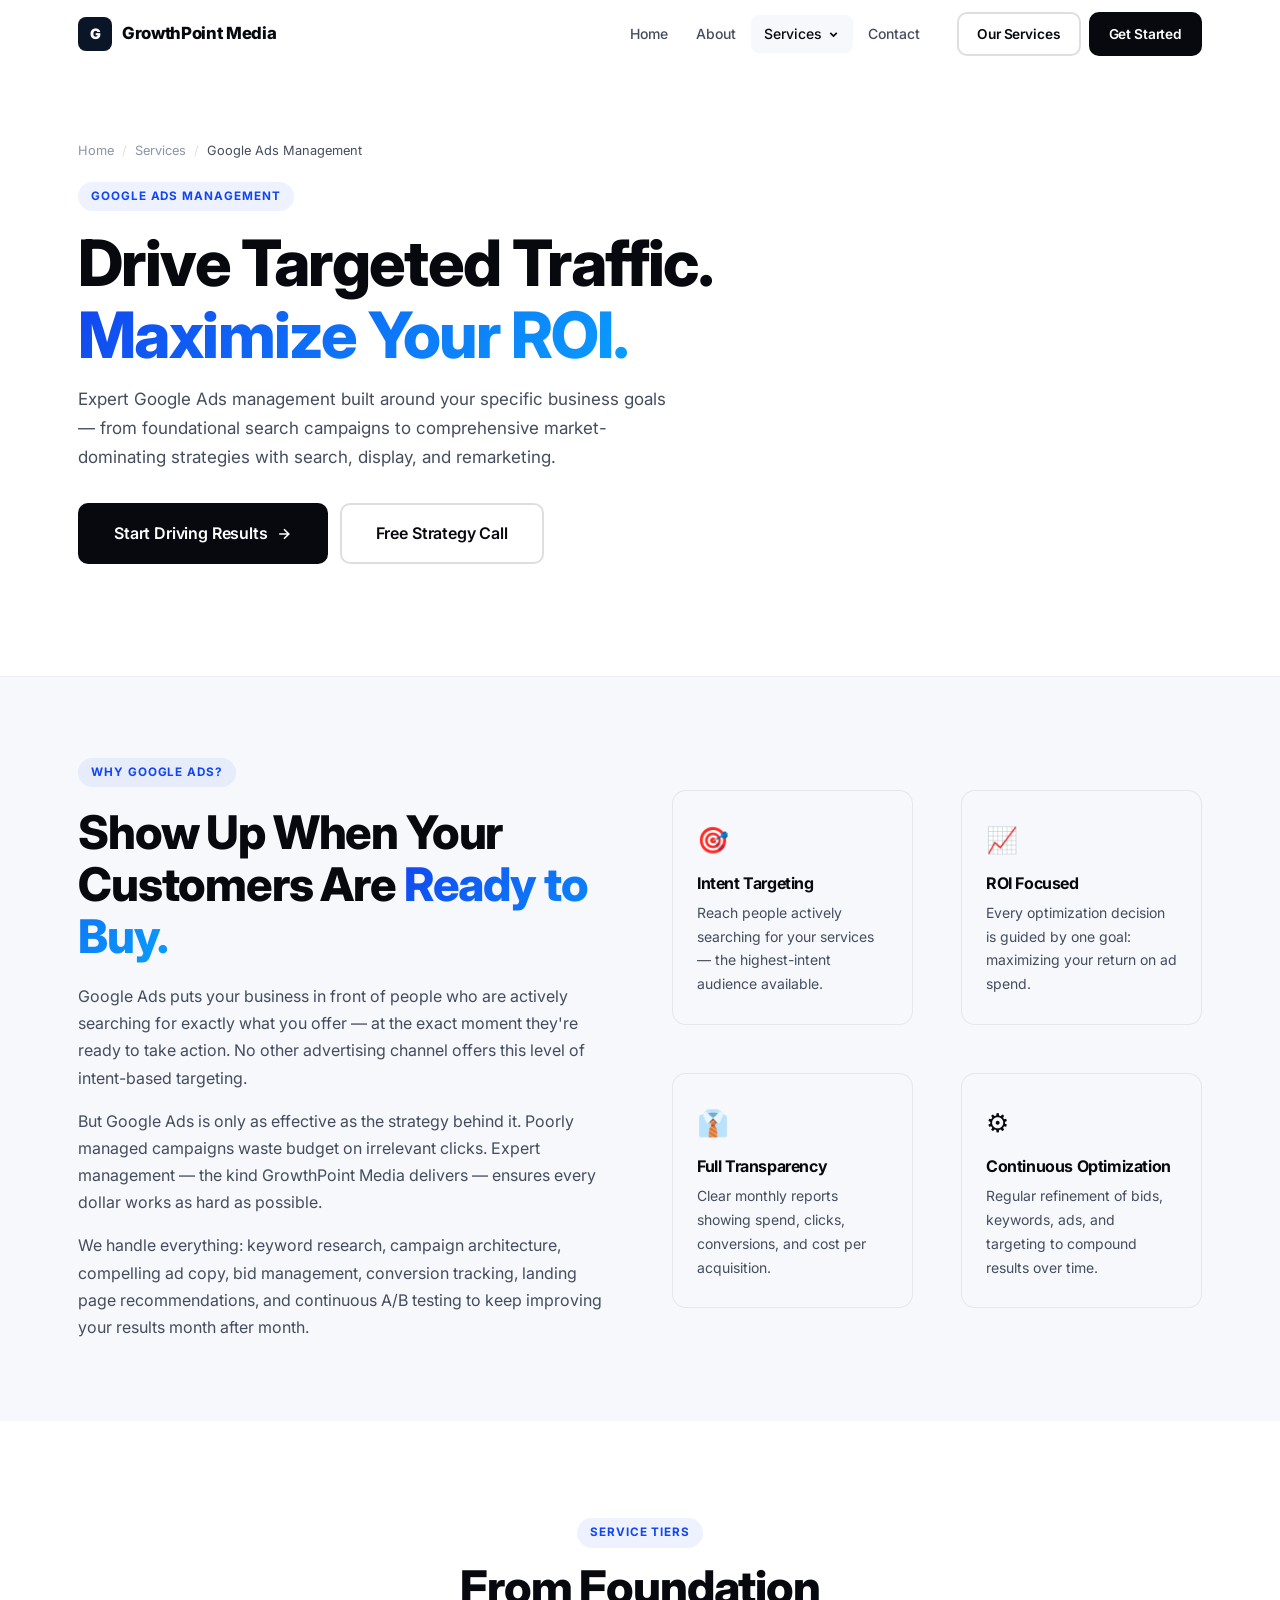
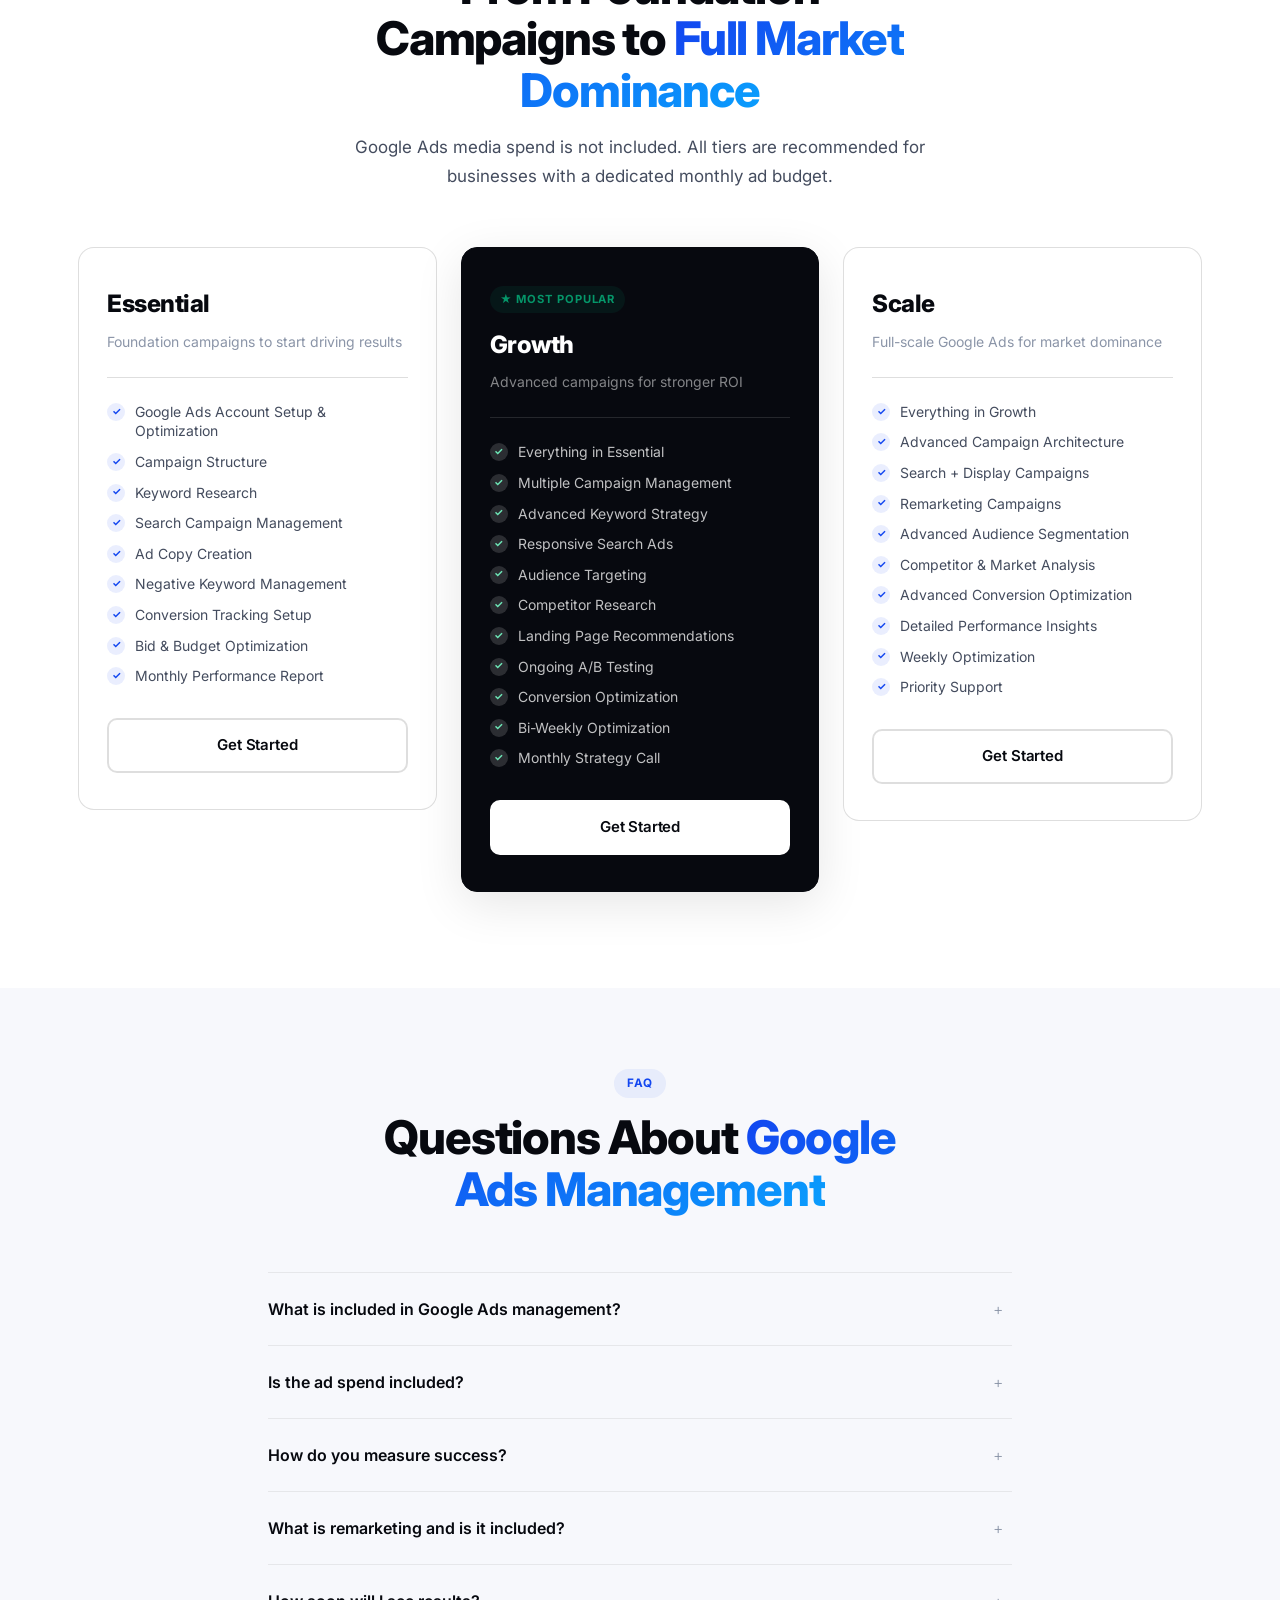
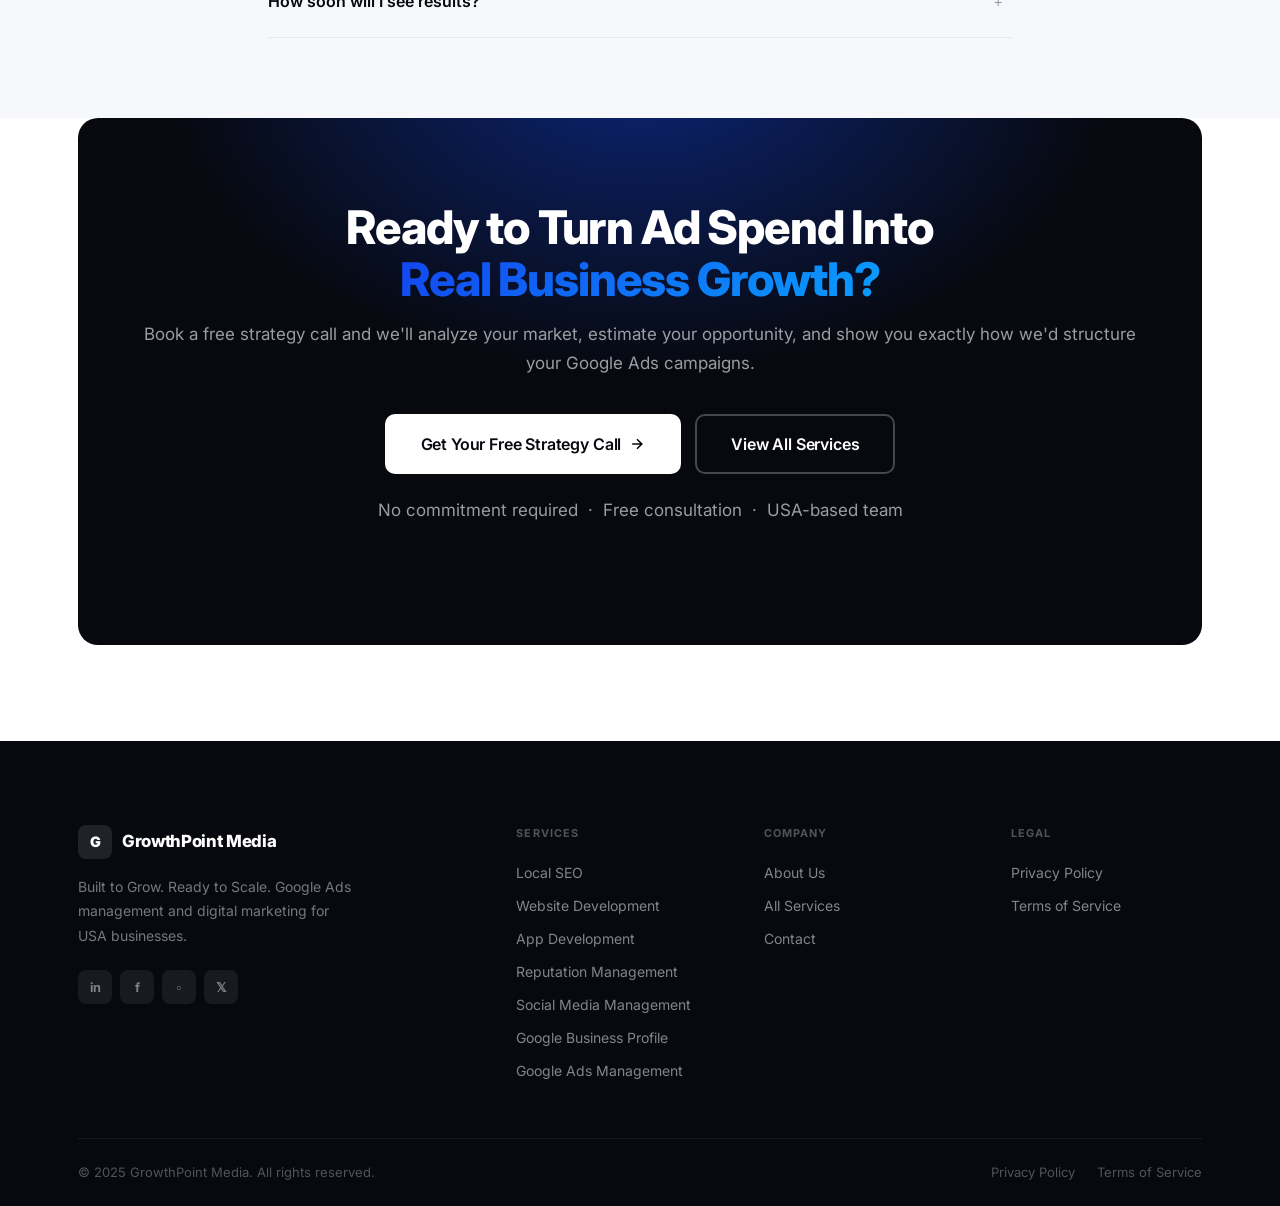
<file: services/google-ads-management.html>
<!DOCTYPE html>
<html lang="en">
<head>
  <meta charset="UTF-8">
  <meta name="viewport" content="width=device-width, initial-scale=1.0">
  <title>Google Ads Management Services | GrowthPoint Media — Drive Traffic, Maximize ROI</title>
  <meta name="description" content="GrowthPoint Media manages Google Ads campaigns that drive targeted traffic and maximize ROI for USA businesses. From foundation search campaigns to full-scale market dominance — keyword research, ad copy, A/B testing, remarketing, and more.">
  <meta name="keywords" content="Google Ads management services USA, PPC management, Google Ads agency, search advertising, Google Ads optimization, pay per click management">
  <meta name="robots" content="index, follow">
  <link rel="canonical" href="https://www.growthpointmedia.com/services/google-ads-management.html">
  <meta property="og:type" content="website">
  <meta property="og:url" content="https://www.growthpointmedia.com/services/google-ads-management.html">
  <meta property="og:title" content="Google Ads Management Services | GrowthPoint Media">
  <meta property="og:description" content="Expert Google Ads management to drive targeted traffic and maximize ROI. Three tiers from foundation campaigns to full-scale market dominance.">
  <link rel="stylesheet" href="../assets/css/style.css">
  <script type="application/ld+json">
  {
    "@context": "https://schema.org",
    "@type": "Service",
    "name": "Google Ads Management",
    "serviceType": "Pay-Per-Click Advertising Management",
    "provider": {"@type": "Organization","name": "GrowthPoint Media","url": "https://www.growthpointmedia.com"},
    "areaServed": {"@type": "Country","name": "United States"},
    "description": "Google Ads management to drive targeted traffic and maximize ROI. Includes keyword research, campaign structure, ad copy creation, bid optimization, conversion tracking, A/B testing, remarketing, and monthly reporting.",
    "url": "https://www.growthpointmedia.com/services/google-ads-management.html"
  }
  </script>
  <script type="application/ld+json">
  {
    "@context": "https://schema.org",
    "@type": "BreadcrumbList",
    "itemListElement": [
      {"@type": "ListItem","position": 1,"name": "Home","item": "https://www.growthpointmedia.com/"},
      {"@type": "ListItem","position": 2,"name": "Services","item": "https://www.growthpointmedia.com/services.html"},
      {"@type": "ListItem","position": 3,"name": "Google Ads Management","item": "https://www.growthpointmedia.com/services/google-ads-management.html"}
    ]
  }
  </script>
  <script type="application/ld+json">
  {
    "@context": "https://schema.org",
    "@type": "FAQPage",
    "mainEntity": [
      {"@type": "Question","name": "What is Google Ads management?","acceptedAnswer": {"@type": "Answer","text": "Google Ads management involves setting up, optimizing, and continuously improving paid advertising campaigns on Google's search and display networks. A skilled manager handles keyword strategy, ad copy creation, bidding optimization, audience targeting, conversion tracking, and ongoing performance analysis — ensuring your ad spend generates the highest possible return."}},
      {"@type": "Question","name": "Is ad spend included in the management fee?","acceptedAnswer": {"@type": "Answer","text": "No. The management fee covers our time and expertise in creating and managing your campaigns. Google Ads media spend (the budget paid directly to Google for your ads to show) is a separate cost paid directly to Google. We recommend businesses have a dedicated monthly ad budget to maximize results."}},
      {"@type": "Question","name": "How do you measure the success of Google Ads?","acceptedAnswer": {"@type": "Answer","text": "We set up conversion tracking from the start so every campaign is measured against real business outcomes — not just clicks and impressions. Key metrics include cost per click (CPC), conversion rate, cost per acquisition (CPA), return on ad spend (ROAS), and overall lead/revenue contribution. You receive clear monthly reports with all of these metrics."}},
      {"@type": "Question","name": "What is remarketing and is it included?","acceptedAnswer": {"@type": "Answer","text": "Remarketing is the practice of showing ads to people who have previously visited your website. It's highly effective because these visitors have already shown interest in your business. Remarketing campaigns are included in the Scale tier, along with advanced audience segmentation."}},
      {"@type": "Question","name": "How soon will I see results from Google Ads?","acceptedAnswer": {"@type": "Answer","text": "Google Ads can drive results quickly — often within the first week of a campaign going live. However, campaigns typically improve significantly over the first 1-3 months as we gather data, optimize bidding, refine targeting, and improve ad copy through A/B testing. The more data we accumulate, the more efficiently we can allocate your budget."}}
    ]
  }
  </script>
</head>
<body>

<nav class="nav" role="navigation" aria-label="Main navigation">
  <div class="nav__inner">
    <a href="../index.html" class="nav__logo"><div class="nav__logo-icon">G</div>GrowthPoint Media</a>
    <div class="nav__menu">
      <a href="../index.html" class="nav__link">Home</a>
      <a href="../about.html" class="nav__link">About</a>
      <div class="nav__dropdown">
        <button class="nav__link nav__dropdown-toggle active">Services<svg viewBox="0 0 16 16" fill="none" stroke="currentColor" stroke-width="2"><path d="M4 6l4 4 4-4"/></svg></button>
        <div class="nav__dropdown-menu">
          <a href="local-seo.html" class="nav__dropdown-item"><span class="nav__dropdown-icon">&#128269;</span>Local SEO</a>
          <a href="website-development.html" class="nav__dropdown-item"><span class="nav__dropdown-icon">&#128187;</span>Website Development</a>
          <a href="app-development.html" class="nav__dropdown-item"><span class="nav__dropdown-icon">&#128241;</span>App Development</a>
          <a href="reputation-management.html" class="nav__dropdown-item"><span class="nav__dropdown-icon">&#11088;</span>Reputation Management</a>
          <a href="social-media-management.html" class="nav__dropdown-item"><span class="nav__dropdown-icon">&#128227;</span>Social Media</a>
          <a href="google-business-profile.html" class="nav__dropdown-item"><span class="nav__dropdown-icon">&#128205;</span>Google Business Profile</a>
          <a href="google-ads-management.html" class="nav__dropdown-item"><span class="nav__dropdown-icon">&#127919;</span>Google Ads</a>
        </div>
      </div>
      <a href="../contact.html" class="nav__link">Contact</a>
    </div>
    <div class="nav__actions">
      <a href="../services.html" class="btn btn--outline btn--sm">Our Services</a>
      <a href="../contact.html" class="btn btn--primary btn--sm">Get Started</a>
    </div>
    <button class="nav__toggle" aria-label="Toggle mobile menu"><span></span><span></span><span></span></button>
  </div>
</nav>
<div class="nav__mobile">
  <a href="../index.html" class="nav__mobile-link">Home</a>
  <a href="../about.html" class="nav__mobile-link">About</a>
  <div class="nav__mobile-section-title">Services</div>
  <a href="local-seo.html" class="nav__mobile-link">Local SEO</a>
  <a href="website-development.html" class="nav__mobile-link">Website Development</a>
  <a href="app-development.html" class="nav__mobile-link">App Development</a>
  <a href="reputation-management.html" class="nav__mobile-link">Reputation Management</a>
  <a href="social-media-management.html" class="nav__mobile-link">Social Media Management</a>
  <a href="google-business-profile.html" class="nav__mobile-link">Google Business Profile</a>
  <a href="google-ads-management.html" class="nav__mobile-link">Google Ads Management</a>
  <div class="nav__mobile-divider"></div>
  <a href="../contact.html" class="nav__mobile-link">Contact</a>
  <div class="nav__mobile-cta"><a href="../contact.html" class="btn btn--primary">Get a Free Strategy Call</a></div>
</div>

<main>

<section class="page-hero">
  <div class="container">
    <div class="page-hero__inner">
      <nav class="breadcrumb" aria-label="Breadcrumb">
        <a href="../index.html">Home</a><span>/</span><a href="../services.html">Services</a><span>/</span><span style="color: var(--txt-2);">Google Ads Management</span>
      </nav>
      <div class="badge badge--accent animate-fade-up" style="margin-bottom: 16px; display: inline-flex;">Google Ads Management</div>
      <h1 class="animate-fade-up animate-fade-up--1">Drive Targeted Traffic.<br><span class="text-gradient">Maximize Your ROI.</span></h1>
      <p class="animate-fade-up animate-fade-up--2">Expert Google Ads management built around your specific business goals — from foundational search campaigns to comprehensive market-dominating strategies with search, display, and remarketing.</p>
      <div class="hero__actions animate-fade-up animate-fade-up--3" style="justify-content: flex-start; margin-top: 32px;">
        <a href="../contact.html" class="btn btn--primary btn--lg">Start Driving Results<svg class="btn-arrow" viewBox="0 0 20 20" fill="none" stroke="currentColor" stroke-width="2"><path d="M4 10h12M10 4l6 6-6 6"/></svg></a>
        <a href="../contact.html" class="btn btn--outline btn--lg">Free Strategy Call</a>
      </div>
    </div>
  </div>
</section>

<section style="background: var(--bg-2); padding: 80px 0;">
  <div class="container">
    <div class="grid-2" style="align-items: center; gap: 64px;">
      <div class="reveal">
        <span class="badge" style="margin-bottom: 20px; display: inline-flex;">Why Google Ads?</span>
        <h2 style="margin-bottom: 20px;">Show Up When Your Customers Are <span class="text-gradient">Ready to Buy.</span></h2>
        <p style="margin-bottom: 16px;">Google Ads puts your business in front of people who are actively searching for exactly what you offer — at the exact moment they're ready to take action. No other advertising channel offers this level of intent-based targeting.</p>
        <p style="margin-bottom: 16px;">But Google Ads is only as effective as the strategy behind it. Poorly managed campaigns waste budget on irrelevant clicks. Expert management — the kind GrowthPoint Media delivers — ensures every dollar works as hard as possible.</p>
        <p>We handle everything: keyword research, campaign architecture, compelling ad copy, bid management, conversion tracking, landing page recommendations, and continuous A/B testing to keep improving your results month after month.</p>
      </div>
      <div class="reveal reveal-delay-2">
        <div class="grid-2">
          <div class="value-card">
            <div class="value-icon">&#127919;</div>
            <h4>Intent Targeting</h4>
            <p>Reach people actively searching for your services — the highest-intent audience available.</p>
          </div>
          <div class="value-card">
            <div class="value-icon">&#128200;</div>
            <h4>ROI Focused</h4>
            <p>Every optimization decision is guided by one goal: maximizing your return on ad spend.</p>
          </div>
          <div class="value-card">
            <div class="value-icon">&#128084;</div>
            <h4>Full Transparency</h4>
            <p>Clear monthly reports showing spend, clicks, conversions, and cost per acquisition.</p>
          </div>
          <div class="value-card">
            <div class="value-icon">&#9881;</div>
            <h4>Continuous Optimization</h4>
            <p>Regular refinement of bids, keywords, ads, and targeting to compound results over time.</p>
          </div>
        </div>
      </div>
    </div>
  </div>
</section>

<!-- Tiers -->
<section>
  <div class="container">
    <div class="section-header section-header--center reveal">
      <span class="badge">Service Tiers</span>
      <h2>From Foundation Campaigns to <span class="text-gradient">Full Market Dominance</span></h2>
      <p>Google Ads media spend is not included. All tiers are recommended for businesses with a dedicated monthly ad budget.</p>
    </div>
    <div class="tier-grid">
      <div class="tier-card reveal reveal-delay-1">
        <div class="tier-name">Essential</div>
        <div class="tier-tagline">Foundation campaigns to start driving results</div>
        <div class="tier-divider"></div>
        <div class="feature-list">
          <div class="feature-item"><span class="feature-check">&#10003;</span>Google Ads Account Setup &amp; Optimization</div>
          <div class="feature-item"><span class="feature-check">&#10003;</span>Campaign Structure</div>
          <div class="feature-item"><span class="feature-check">&#10003;</span>Keyword Research</div>
          <div class="feature-item"><span class="feature-check">&#10003;</span>Search Campaign Management</div>
          <div class="feature-item"><span class="feature-check">&#10003;</span>Ad Copy Creation</div>
          <div class="feature-item"><span class="feature-check">&#10003;</span>Negative Keyword Management</div>
          <div class="feature-item"><span class="feature-check">&#10003;</span>Conversion Tracking Setup</div>
          <div class="feature-item"><span class="feature-check">&#10003;</span>Bid &amp; Budget Optimization</div>
          <div class="feature-item"><span class="feature-check">&#10003;</span>Monthly Performance Report</div>
        </div>
        <a href="../contact.html" class="btn btn--outline tier-cta">Get Started</a>
      </div>
      <div class="tier-card tier-card--popular reveal reveal-delay-2">
        <div class="tier-popular-badge">&#9733; Most Popular</div>
        <div class="tier-name">Growth</div>
        <div class="tier-tagline">Advanced campaigns for stronger ROI</div>
        <div class="tier-divider"></div>
        <div class="feature-list">
          <div class="feature-item"><span class="feature-check">&#10003;</span>Everything in Essential</div>
          <div class="feature-item"><span class="feature-check">&#10003;</span>Multiple Campaign Management</div>
          <div class="feature-item"><span class="feature-check">&#10003;</span>Advanced Keyword Strategy</div>
          <div class="feature-item"><span class="feature-check">&#10003;</span>Responsive Search Ads</div>
          <div class="feature-item"><span class="feature-check">&#10003;</span>Audience Targeting</div>
          <div class="feature-item"><span class="feature-check">&#10003;</span>Competitor Research</div>
          <div class="feature-item"><span class="feature-check">&#10003;</span>Landing Page Recommendations</div>
          <div class="feature-item"><span class="feature-check">&#10003;</span>Ongoing A/B Testing</div>
          <div class="feature-item"><span class="feature-check">&#10003;</span>Conversion Optimization</div>
          <div class="feature-item"><span class="feature-check">&#10003;</span>Bi-Weekly Optimization</div>
          <div class="feature-item"><span class="feature-check">&#10003;</span>Monthly Strategy Call</div>
        </div>
        <a href="../contact.html" class="btn btn--primary tier-cta">Get Started</a>
      </div>
      <div class="tier-card reveal reveal-delay-3">
        <div class="tier-name">Scale</div>
        <div class="tier-tagline">Full-scale Google Ads for market dominance</div>
        <div class="tier-divider"></div>
        <div class="feature-list">
          <div class="feature-item"><span class="feature-check">&#10003;</span>Everything in Growth</div>
          <div class="feature-item"><span class="feature-check">&#10003;</span>Advanced Campaign Architecture</div>
          <div class="feature-item"><span class="feature-check">&#10003;</span>Search + Display Campaigns</div>
          <div class="feature-item"><span class="feature-check">&#10003;</span>Remarketing Campaigns</div>
          <div class="feature-item"><span class="feature-check">&#10003;</span>Advanced Audience Segmentation</div>
          <div class="feature-item"><span class="feature-check">&#10003;</span>Competitor &amp; Market Analysis</div>
          <div class="feature-item"><span class="feature-check">&#10003;</span>Advanced Conversion Optimization</div>
          <div class="feature-item"><span class="feature-check">&#10003;</span>Detailed Performance Insights</div>
          <div class="feature-item"><span class="feature-check">&#10003;</span>Weekly Optimization</div>
          <div class="feature-item"><span class="feature-check">&#10003;</span>Priority Support</div>
        </div>
        <a href="../contact.html" class="btn btn--outline tier-cta">Get Started</a>
      </div>
    </div>
  </div>
</section>

<!-- FAQ -->
<section style="background: var(--bg-2); padding: 80px 0;">
  <div class="container container--narrow">
    <div class="section-header section-header--center reveal">
      <span class="badge">FAQ</span>
      <h2>Questions About <span class="text-gradient">Google Ads Management</span></h2>
    </div>
    <div class="faq-list reveal">
      <div class="faq-item">
        <div class="faq-question">What is included in Google Ads management?<span class="faq-icon">+</span></div>
        <div class="faq-answer"><div class="faq-answer__inner">Our management covers everything needed to run successful campaigns: account setup, keyword research and strategy, campaign structure, ad copy creation, negative keyword management, bid and budget optimization, conversion tracking, and regular reporting. Higher tiers add A/B testing, remarketing, display campaigns, audience targeting, and more frequent optimization.</div></div>
      </div>
      <div class="faq-item">
        <div class="faq-question">Is the ad spend included?<span class="faq-icon">+</span></div>
        <div class="faq-answer"><div class="faq-answer__inner">No. The management fee covers our expertise and time managing your campaigns. Google Ads media spend is a separate cost paid directly to Google. We recommend businesses have a dedicated monthly ad budget to maximize results. We'll advise on appropriate budget levels during our strategy call.</div></div>
      </div>
      <div class="faq-item">
        <div class="faq-question">How do you measure success?<span class="faq-icon">+</span></div>
        <div class="faq-answer"><div class="faq-answer__inner">We set up comprehensive conversion tracking from the start so campaigns are measured against real business outcomes. Key metrics include cost per click, conversion rate, cost per acquisition, return on ad spend, and total lead/revenue contribution. You receive clear monthly reports with all performance data.</div></div>
      </div>
      <div class="faq-item">
        <div class="faq-question">What is remarketing and is it included?<span class="faq-icon">+</span></div>
        <div class="faq-answer"><div class="faq-answer__inner">Remarketing shows ads to people who have previously visited your website but didn't convert. These are highly effective because the audience has already shown interest. Remarketing campaigns are included in the Scale tier, along with advanced audience segmentation.</div></div>
      </div>
      <div class="faq-item">
        <div class="faq-question">How soon will I see results?<span class="faq-icon">+</span></div>
        <div class="faq-answer"><div class="faq-answer__inner">Google Ads can drive results quickly — often within the first week of campaigns going live. However, performance typically improves significantly over the first 1-3 months as we gather data, optimize bidding, refine targeting, and improve ad copy. The more data accumulated, the more efficiently your budget is allocated.</div></div>
      </div>
    </div>
  </div>
</section>

<section class="cta-section">
  <div class="container">
    <div class="cta-box reveal">
      <div class="cta-box__inner">
        <h2>Ready to Turn Ad Spend Into <span class="text-gradient">Real Business Growth?</span></h2>
        <p>Book a free strategy call and we'll analyze your market, estimate your opportunity, and show you exactly how we'd structure your Google Ads campaigns.</p>
        <div class="cta-box__actions">
          <a href="../contact.html" class="btn btn--primary btn--lg">Get Your Free Strategy Call<svg class="btn-arrow" viewBox="0 0 20 20" fill="none" stroke="currentColor" stroke-width="2"><path d="M4 10h12M10 4l6 6-6 6"/></svg></a>
          <a href="../services.html" class="btn btn--outline btn--lg">View All Services</a>
        </div>
        <p class="cta-box__trust">No commitment required &nbsp;·&nbsp; Free consultation &nbsp;·&nbsp; USA-based team</p>
      </div>
    </div>
  </div>
</section>

</main>

<footer class="footer" role="contentinfo">
  <div class="container">
    <div class="footer__top">
      <div class="footer__brand">
        <a href="../index.html" class="nav__logo"><div class="nav__logo-icon">G</div>GrowthPoint Media</a>
        <p>Built to Grow. Ready to Scale. Google Ads management and digital marketing for USA businesses.</p>
        <div class="footer__social"><a href="#" class="footer__social-link" aria-label="LinkedIn">in</a><a href="#" class="footer__social-link" aria-label="Facebook">f</a><a href="#" class="footer__social-link" aria-label="Instagram">&#9643;</a><a href="#" class="footer__social-link" aria-label="X">𝕏</a></div>
      </div>
      <div><div class="footer__col-title">Services</div><nav class="footer__links"><a href="local-seo.html">Local SEO</a><a href="website-development.html">Website Development</a><a href="app-development.html">App Development</a><a href="reputation-management.html">Reputation Management</a><a href="social-media-management.html">Social Media Management</a><a href="google-business-profile.html">Google Business Profile</a><a href="google-ads-management.html">Google Ads Management</a></nav></div>
      <div><div class="footer__col-title">Company</div><nav class="footer__links"><a href="../about.html">About Us</a><a href="../services.html">All Services</a><a href="../contact.html">Contact</a></nav></div>
      <div><div class="footer__col-title">Legal</div><nav class="footer__links"><a href="../privacy-policy.html">Privacy Policy</a><a href="../terms.html">Terms of Service</a></nav></div>
    </div>
    <div class="footer__bottom">
      <p class="footer__copy">&copy; 2025 GrowthPoint Media. All rights reserved.</p>
      <div class="footer__legal"><a href="../privacy-policy.html">Privacy Policy</a><a href="../terms.html">Terms of Service</a></div>
    </div>
  </div>
</footer>
<script src="../assets/js/main.js"></script>
</body>
</html>
</file>
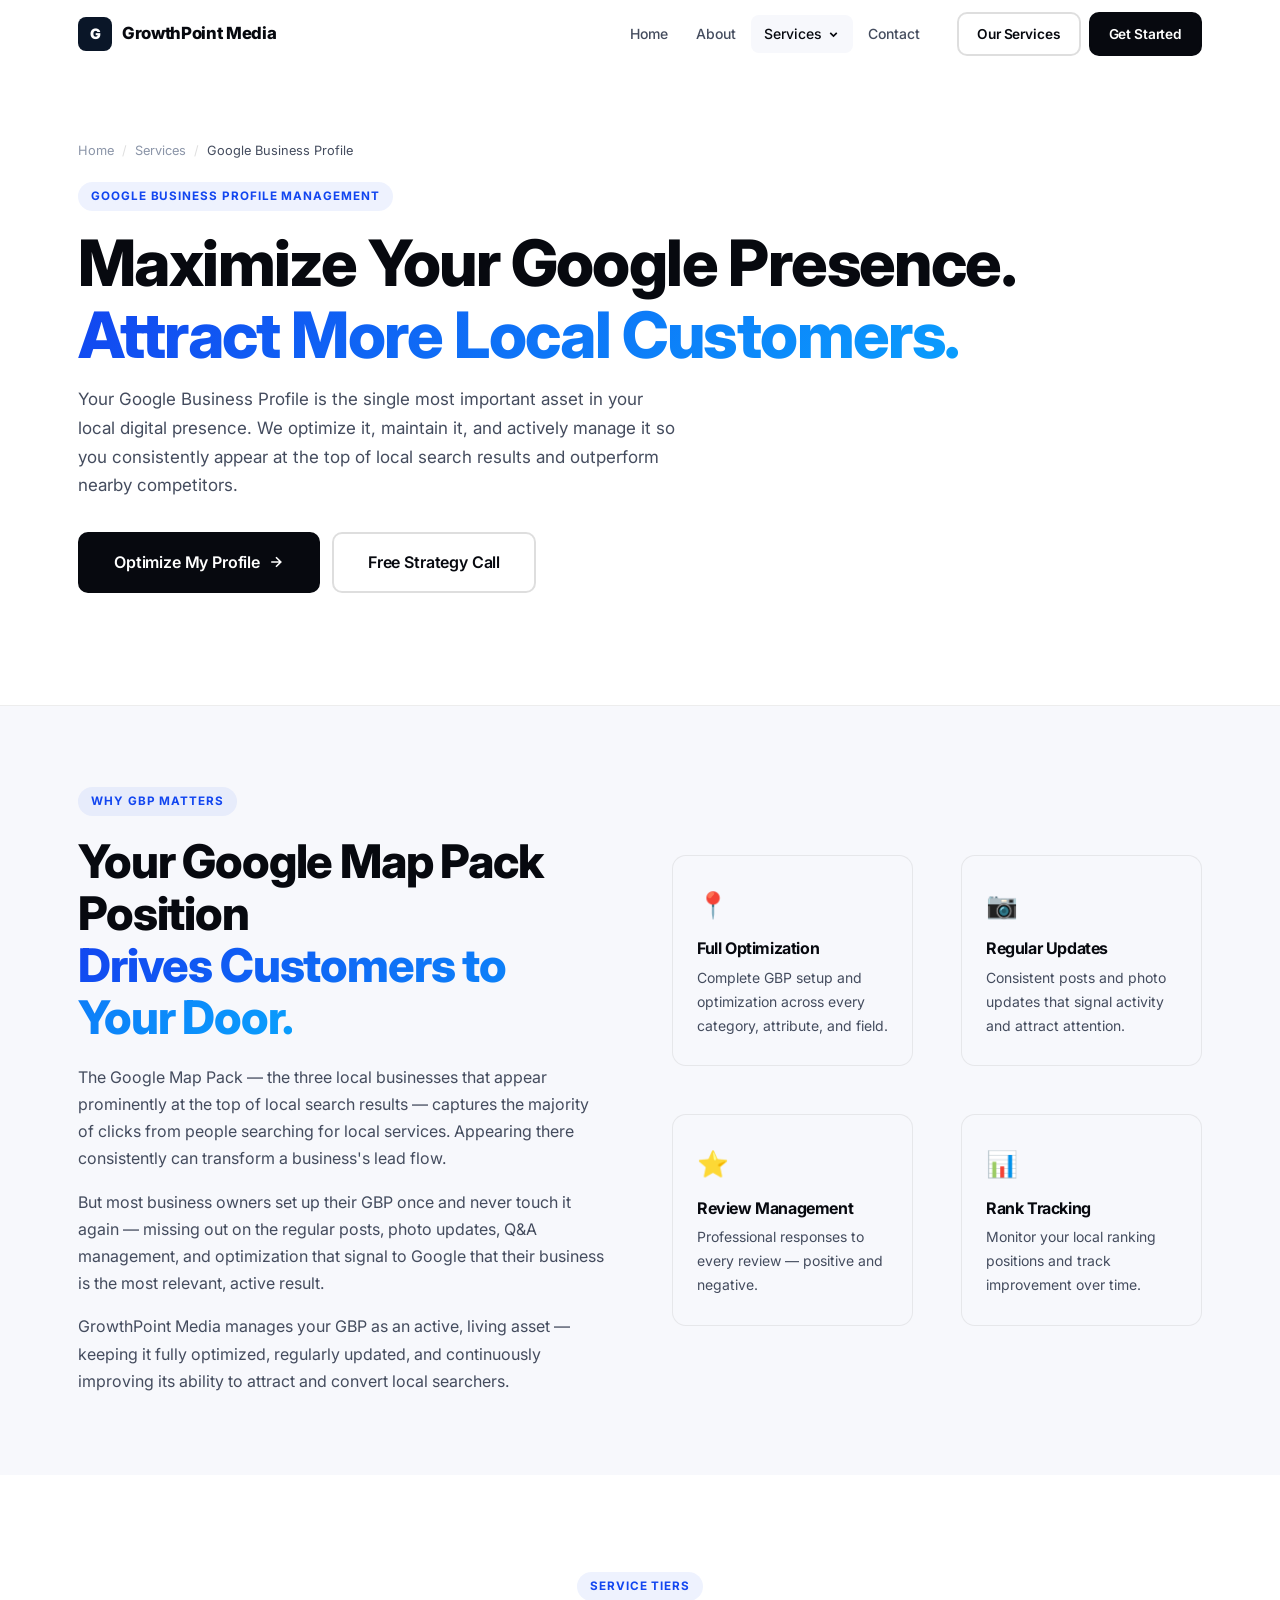
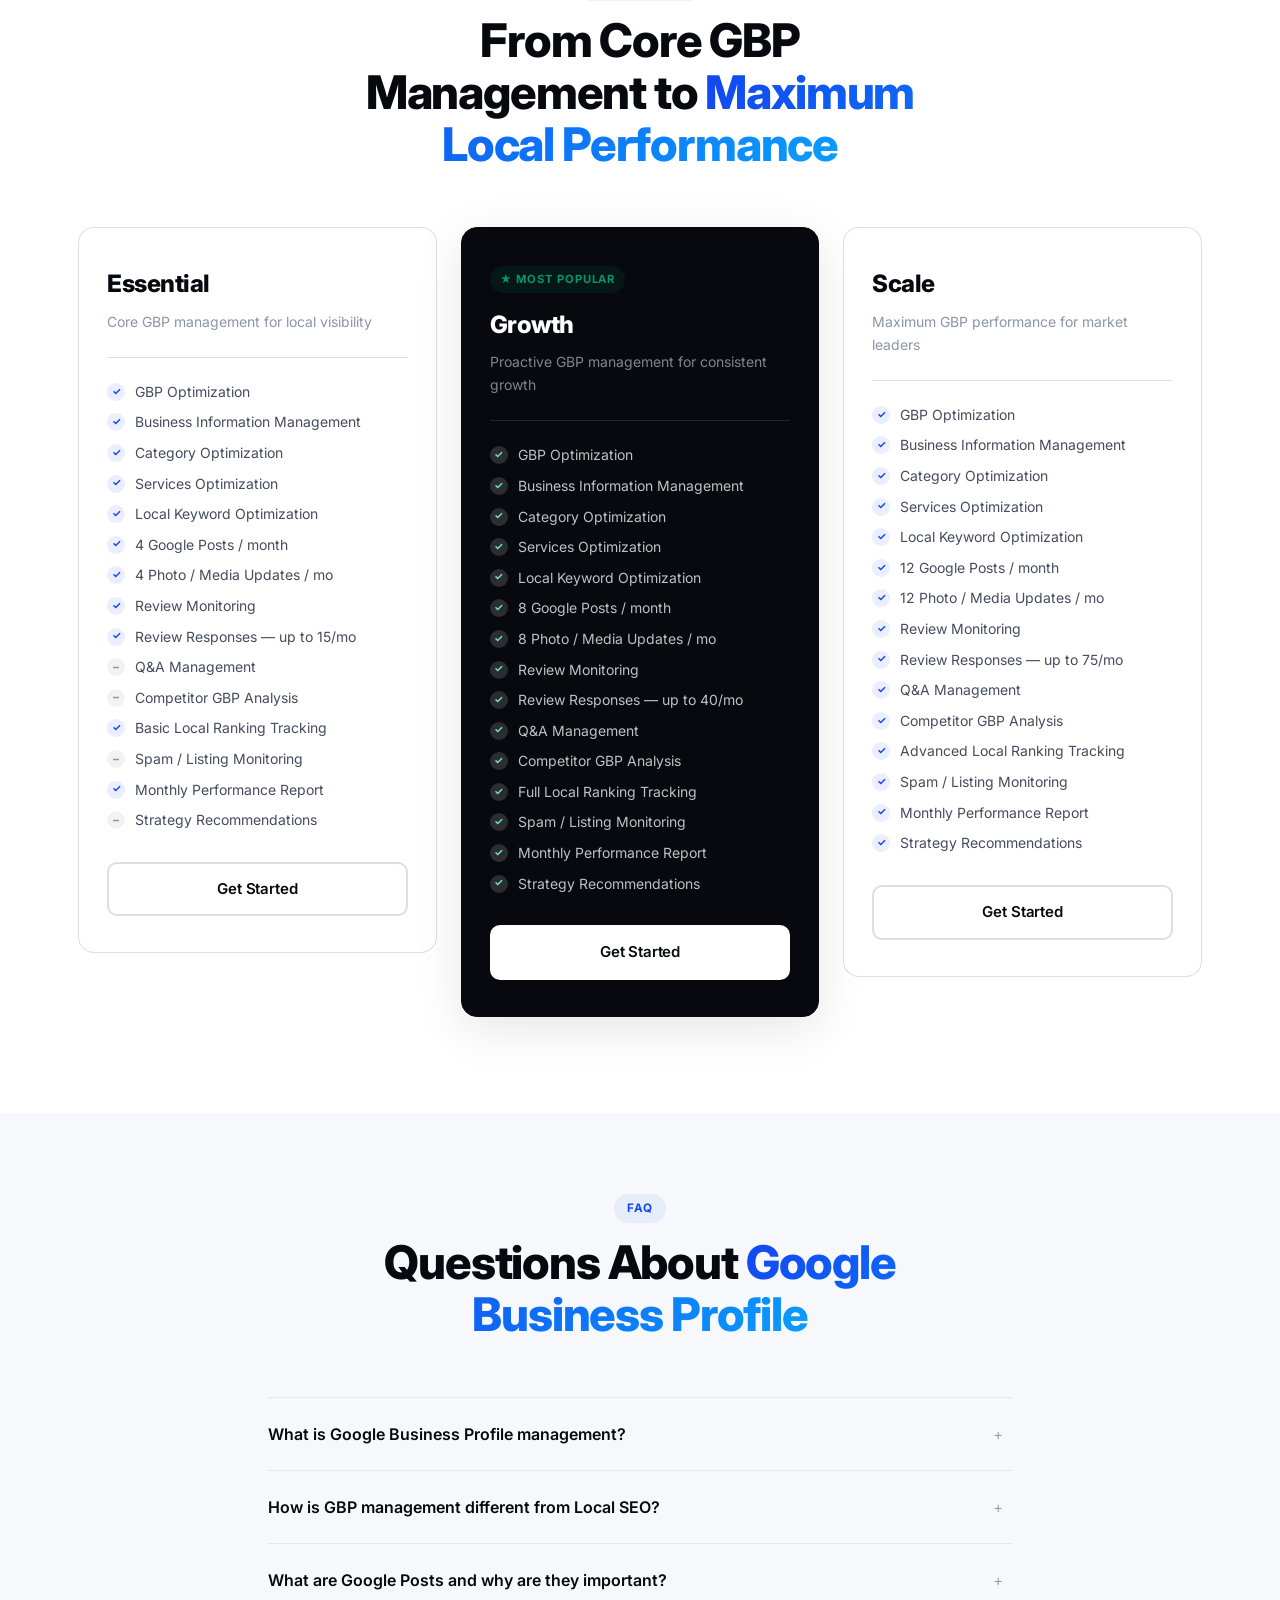
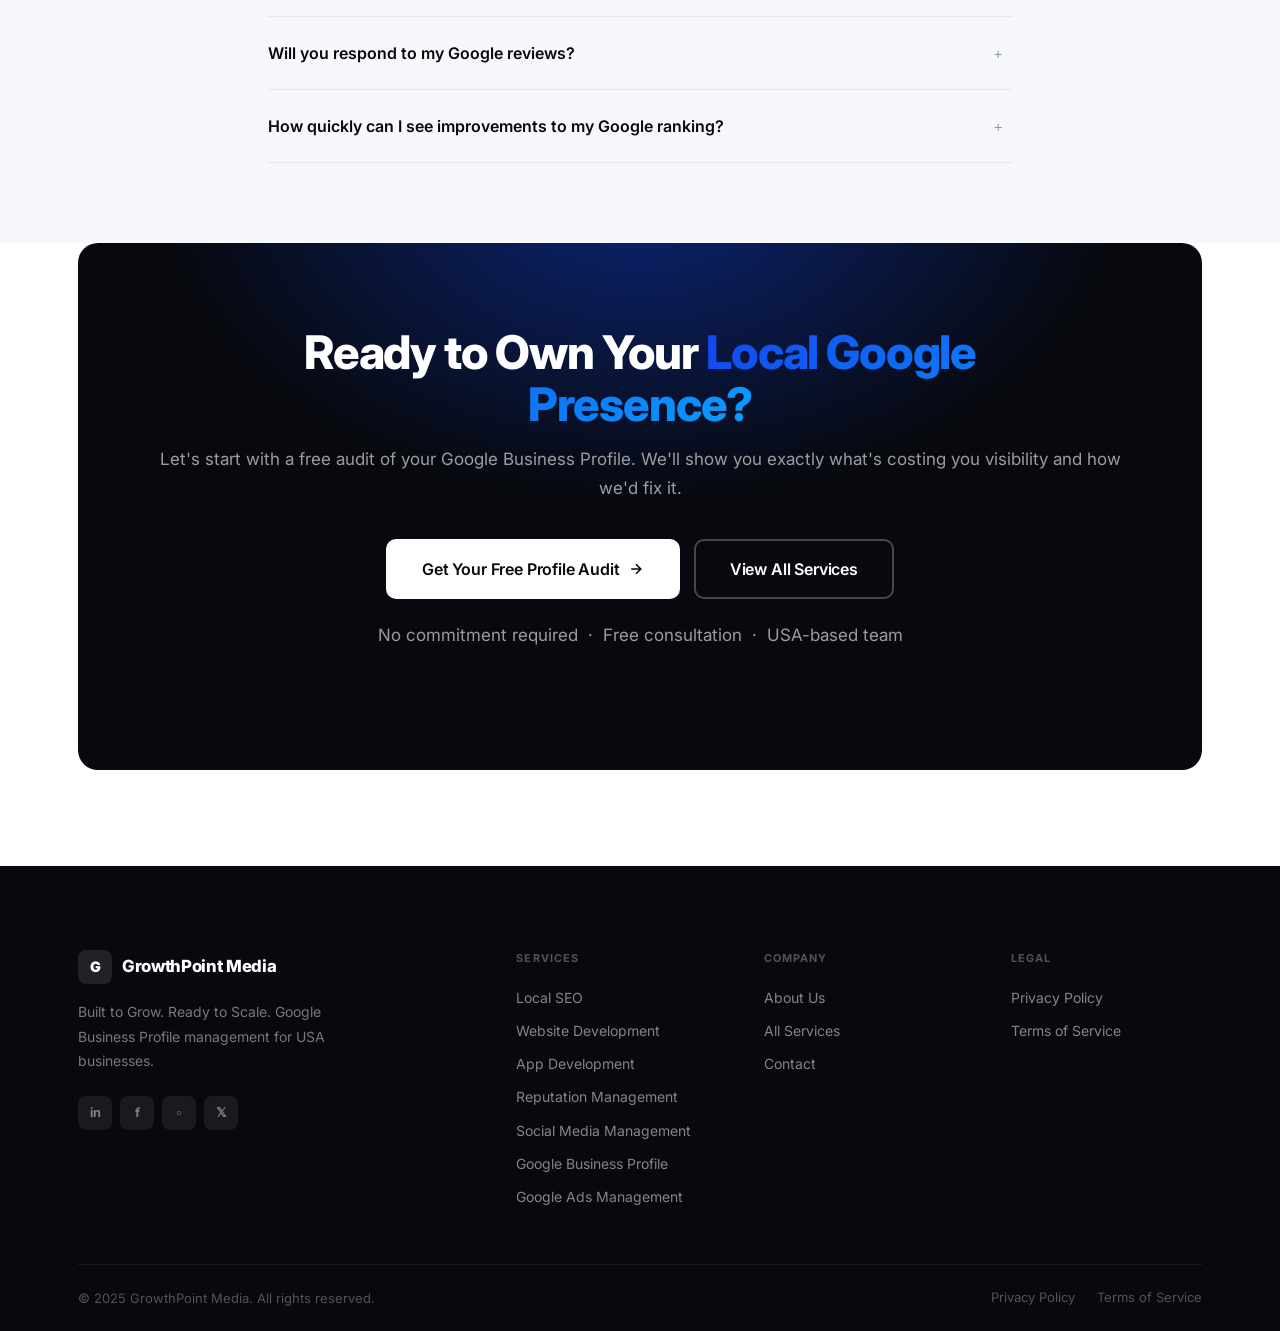
<file: services/google-business-profile.html>
<!DOCTYPE html>
<html lang="en">
<head>
  <meta charset="UTF-8">
  <meta name="viewport" content="width=device-width, initial-scale=1.0">
  <title>Google Business Profile Management | GrowthPoint Media — Maximize Local Visibility</title>
  <meta name="description" content="GrowthPoint Media manages and optimizes your Google Business Profile to maximize visibility in Google Search and Maps, attract more local customers, and outperform competitors. Three flexible tiers for USA businesses.">
  <meta name="keywords" content="Google Business Profile management, GBP management services, Google Maps optimization, local business listing management, Google My Business management USA">
  <meta name="robots" content="index, follow">
  <link rel="canonical" href="https://www.growthpointmedia.com/services/google-business-profile.html">
  <meta property="og:type" content="website">
  <meta property="og:url" content="https://www.growthpointmedia.com/services/google-business-profile.html">
  <meta property="og:title" content="Google Business Profile Management | GrowthPoint Media">
  <meta property="og:description" content="Maximize your Google presence and attract more local customers. Expert GBP management in three flexible tiers.">
  <link rel="stylesheet" href="../assets/css/style.css">
  <script type="application/ld+json">
  {
    "@context": "https://schema.org",
    "@type": "Service",
    "name": "Google Business Profile Management",
    "serviceType": "Google Business Profile Optimization",
    "provider": {"@type": "Organization","name": "GrowthPoint Media","url": "https://www.growthpointmedia.com"},
    "areaServed": {"@type": "Country","name": "United States"},
    "description": "Google Business Profile management to maximize visibility in Google Search and Maps. Includes GBP optimization, regular posts and photo updates, review responses, Q&A management, rank tracking, and monthly reporting.",
    "url": "https://www.growthpointmedia.com/services/google-business-profile.html"
  }
  </script>
  <script type="application/ld+json">
  {
    "@context": "https://schema.org",
    "@type": "BreadcrumbList",
    "itemListElement": [
      {"@type": "ListItem","position": 1,"name": "Home","item": "https://www.growthpointmedia.com/"},
      {"@type": "ListItem","position": 2,"name": "Services","item": "https://www.growthpointmedia.com/services.html"},
      {"@type": "ListItem","position": 3,"name": "Google Business Profile Management","item": "https://www.growthpointmedia.com/services/google-business-profile.html"}
    ]
  }
  </script>
  <script type="application/ld+json">
  {
    "@context": "https://schema.org",
    "@type": "FAQPage",
    "mainEntity": [
      {"@type": "Question","name": "What is Google Business Profile management?","acceptedAnswer": {"@type": "Answer","text": "Google Business Profile (GBP) management involves optimizing and actively maintaining your business listing on Google Search and Google Maps. This includes keeping your information accurate, regularly posting updates and photos, responding to reviews, managing Q&A, and tracking your local rankings — all to maximize visibility and attract more local customers."}},
      {"@type": "Question","name": "How is GBP management different from Local SEO?","acceptedAnswer": {"@type": "Answer","text": "GBP management focuses specifically on your Google Business Profile listing — the information box and map result that appears when someone searches for your business or related local services. Local SEO is a broader strategy that includes GBP optimization plus on-page website optimization, citation building, content creation, and backlink development. Both work together for maximum impact."}},
      {"@type": "Question","name": "What are Google Posts and why are they important?","acceptedAnswer": {"@type": "Answer","text": "Google Posts are short updates that appear directly on your Google Business Profile in search results. They can include updates, offers, events, and product announcements. Regular posting signals to Google that your business is active and engaged, which can positively influence your local rankings and provides direct value to people viewing your listing."}},
      {"@type": "Question","name": "Will you respond to my Google reviews?","acceptedAnswer": {"@type": "Answer","text": "Yes. All tiers include review responses — up to 15/month for Essential, 40/month for Growth, and 75/month for Scale. We craft professional, brand-aligned responses to both positive and negative reviews, which builds trust with potential customers and shows Google your business is actively engaged."}},
      {"@type": "Question","name": "How quickly can you improve my Google ranking?","acceptedAnswer": {"@type": "Answer","text": "Initial improvements often begin appearing within 30-60 days of optimizing and actively managing your GBP. However, consistent improvement in local rankings is typically seen over 3-6 months as Google processes the signals from ongoing activity, review accumulation, and optimization work."}}
    ]
  }
  </script>
</head>
<body>

<nav class="nav" role="navigation" aria-label="Main navigation">
  <div class="nav__inner">
    <a href="../index.html" class="nav__logo"><div class="nav__logo-icon">G</div>GrowthPoint Media</a>
    <div class="nav__menu">
      <a href="../index.html" class="nav__link">Home</a>
      <a href="../about.html" class="nav__link">About</a>
      <div class="nav__dropdown">
        <button class="nav__link nav__dropdown-toggle active">Services<svg viewBox="0 0 16 16" fill="none" stroke="currentColor" stroke-width="2"><path d="M4 6l4 4 4-4"/></svg></button>
        <div class="nav__dropdown-menu">
          <a href="local-seo.html" class="nav__dropdown-item"><span class="nav__dropdown-icon">&#128269;</span>Local SEO</a>
          <a href="website-development.html" class="nav__dropdown-item"><span class="nav__dropdown-icon">&#128187;</span>Website Development</a>
          <a href="app-development.html" class="nav__dropdown-item"><span class="nav__dropdown-icon">&#128241;</span>App Development</a>
          <a href="reputation-management.html" class="nav__dropdown-item"><span class="nav__dropdown-icon">&#11088;</span>Reputation Management</a>
          <a href="social-media-management.html" class="nav__dropdown-item"><span class="nav__dropdown-icon">&#128227;</span>Social Media</a>
          <a href="google-business-profile.html" class="nav__dropdown-item"><span class="nav__dropdown-icon">&#128205;</span>Google Business Profile</a>
          <a href="google-ads-management.html" class="nav__dropdown-item"><span class="nav__dropdown-icon">&#127919;</span>Google Ads</a>
        </div>
      </div>
      <a href="../contact.html" class="nav__link">Contact</a>
    </div>
    <div class="nav__actions">
      <a href="../services.html" class="btn btn--outline btn--sm">Our Services</a>
      <a href="../contact.html" class="btn btn--primary btn--sm">Get Started</a>
    </div>
    <button class="nav__toggle" aria-label="Toggle mobile menu"><span></span><span></span><span></span></button>
  </div>
</nav>
<div class="nav__mobile">
  <a href="../index.html" class="nav__mobile-link">Home</a>
  <a href="../about.html" class="nav__mobile-link">About</a>
  <div class="nav__mobile-section-title">Services</div>
  <a href="local-seo.html" class="nav__mobile-link">Local SEO</a>
  <a href="website-development.html" class="nav__mobile-link">Website Development</a>
  <a href="app-development.html" class="nav__mobile-link">App Development</a>
  <a href="reputation-management.html" class="nav__mobile-link">Reputation Management</a>
  <a href="social-media-management.html" class="nav__mobile-link">Social Media Management</a>
  <a href="google-business-profile.html" class="nav__mobile-link">Google Business Profile</a>
  <a href="google-ads-management.html" class="nav__mobile-link">Google Ads Management</a>
  <div class="nav__mobile-divider"></div>
  <a href="../contact.html" class="nav__mobile-link">Contact</a>
  <div class="nav__mobile-cta"><a href="../contact.html" class="btn btn--primary">Get a Free Strategy Call</a></div>
</div>

<main>

<section class="page-hero">
  <div class="container">
    <div class="page-hero__inner">
      <nav class="breadcrumb" aria-label="Breadcrumb">
        <a href="../index.html">Home</a><span>/</span><a href="../services.html">Services</a><span>/</span><span style="color: var(--txt-2);">Google Business Profile</span>
      </nav>
      <div class="badge badge--accent animate-fade-up" style="margin-bottom: 16px; display: inline-flex;">Google Business Profile Management</div>
      <h1 class="animate-fade-up animate-fade-up--1">Maximize Your Google Presence.<br><span class="text-gradient">Attract More Local Customers.</span></h1>
      <p class="animate-fade-up animate-fade-up--2">Your Google Business Profile is the single most important asset in your local digital presence. We optimize it, maintain it, and actively manage it so you consistently appear at the top of local search results and outperform nearby competitors.</p>
      <div class="hero__actions animate-fade-up animate-fade-up--3" style="justify-content: flex-start; margin-top: 32px;">
        <a href="../contact.html" class="btn btn--primary btn--lg">Optimize My Profile<svg class="btn-arrow" viewBox="0 0 20 20" fill="none" stroke="currentColor" stroke-width="2"><path d="M4 10h12M10 4l6 6-6 6"/></svg></a>
        <a href="../contact.html" class="btn btn--outline btn--lg">Free Strategy Call</a>
      </div>
    </div>
  </div>
</section>

<section style="background: var(--bg-2); padding: 80px 0;">
  <div class="container">
    <div class="grid-2" style="align-items: center; gap: 64px;">
      <div class="reveal">
        <span class="badge" style="margin-bottom: 20px; display: inline-flex;">Why GBP Matters</span>
        <h2 style="margin-bottom: 20px;">Your Google Map Pack Position<br><span class="text-gradient">Drives Customers to Your Door.</span></h2>
        <p style="margin-bottom: 16px;">The Google Map Pack — the three local businesses that appear prominently at the top of local search results — captures the majority of clicks from people searching for local services. Appearing there consistently can transform a business's lead flow.</p>
        <p style="margin-bottom: 16px;">But most business owners set up their GBP once and never touch it again — missing out on the regular posts, photo updates, Q&amp;A management, and optimization that signal to Google that their business is the most relevant, active result.</p>
        <p>GrowthPoint Media manages your GBP as an active, living asset — keeping it fully optimized, regularly updated, and continuously improving its ability to attract and convert local searchers.</p>
      </div>
      <div class="reveal reveal-delay-2">
        <div class="grid-2">
          <div class="value-card">
            <div class="value-icon">&#128205;</div>
            <h4>Full Optimization</h4>
            <p>Complete GBP setup and optimization across every category, attribute, and field.</p>
          </div>
          <div class="value-card">
            <div class="value-icon">&#128247;</div>
            <h4>Regular Updates</h4>
            <p>Consistent posts and photo updates that signal activity and attract attention.</p>
          </div>
          <div class="value-card">
            <div class="value-icon">&#11088;</div>
            <h4>Review Management</h4>
            <p>Professional responses to every review — positive and negative.</p>
          </div>
          <div class="value-card">
            <div class="value-icon">&#128202;</div>
            <h4>Rank Tracking</h4>
            <p>Monitor your local ranking positions and track improvement over time.</p>
          </div>
        </div>
      </div>
    </div>
  </div>
</section>

<!-- Tiers -->
<section>
  <div class="container">
    <div class="section-header section-header--center reveal">
      <span class="badge">Service Tiers</span>
      <h2>From Core GBP Management to <span class="text-gradient">Maximum Local Performance</span></h2>
    </div>
    <div class="tier-grid">
      <div class="tier-card reveal reveal-delay-1">
        <div class="tier-name">Essential</div>
        <div class="tier-tagline">Core GBP management for local visibility</div>
        <div class="tier-divider"></div>
        <div class="feature-list">
          <div class="feature-item"><span class="feature-check">&#10003;</span>GBP Optimization</div>
          <div class="feature-item"><span class="feature-check">&#10003;</span>Business Information Management</div>
          <div class="feature-item"><span class="feature-check">&#10003;</span>Category Optimization</div>
          <div class="feature-item"><span class="feature-check">&#10003;</span>Services Optimization</div>
          <div class="feature-item"><span class="feature-check">&#10003;</span>Local Keyword Optimization</div>
          <div class="feature-item"><span class="feature-check">&#10003;</span>4 Google Posts / month</div>
          <div class="feature-item"><span class="feature-check">&#10003;</span>4 Photo / Media Updates / mo</div>
          <div class="feature-item"><span class="feature-check">&#10003;</span>Review Monitoring</div>
          <div class="feature-item"><span class="feature-check">&#10003;</span>Review Responses — up to 15/mo</div>
          <div class="feature-item"><span class="feature-x">&#8722;</span>Q&amp;A Management</div>
          <div class="feature-item"><span class="feature-x">&#8722;</span>Competitor GBP Analysis</div>
          <div class="feature-item"><span class="feature-check">&#10003;</span>Basic Local Ranking Tracking</div>
          <div class="feature-item"><span class="feature-x">&#8722;</span>Spam / Listing Monitoring</div>
          <div class="feature-item"><span class="feature-check">&#10003;</span>Monthly Performance Report</div>
          <div class="feature-item"><span class="feature-x">&#8722;</span>Strategy Recommendations</div>
        </div>
        <a href="../contact.html" class="btn btn--outline tier-cta">Get Started</a>
      </div>
      <div class="tier-card tier-card--popular reveal reveal-delay-2">
        <div class="tier-popular-badge">&#9733; Most Popular</div>
        <div class="tier-name">Growth</div>
        <div class="tier-tagline">Proactive GBP management for consistent growth</div>
        <div class="tier-divider"></div>
        <div class="feature-list">
          <div class="feature-item"><span class="feature-check">&#10003;</span>GBP Optimization</div>
          <div class="feature-item"><span class="feature-check">&#10003;</span>Business Information Management</div>
          <div class="feature-item"><span class="feature-check">&#10003;</span>Category Optimization</div>
          <div class="feature-item"><span class="feature-check">&#10003;</span>Services Optimization</div>
          <div class="feature-item"><span class="feature-check">&#10003;</span>Local Keyword Optimization</div>
          <div class="feature-item"><span class="feature-check">&#10003;</span>8 Google Posts / month</div>
          <div class="feature-item"><span class="feature-check">&#10003;</span>8 Photo / Media Updates / mo</div>
          <div class="feature-item"><span class="feature-check">&#10003;</span>Review Monitoring</div>
          <div class="feature-item"><span class="feature-check">&#10003;</span>Review Responses — up to 40/mo</div>
          <div class="feature-item"><span class="feature-check">&#10003;</span>Q&amp;A Management</div>
          <div class="feature-item"><span class="feature-check">&#10003;</span>Competitor GBP Analysis</div>
          <div class="feature-item"><span class="feature-check">&#10003;</span>Full Local Ranking Tracking</div>
          <div class="feature-item"><span class="feature-check">&#10003;</span>Spam / Listing Monitoring</div>
          <div class="feature-item"><span class="feature-check">&#10003;</span>Monthly Performance Report</div>
          <div class="feature-item"><span class="feature-check">&#10003;</span>Strategy Recommendations</div>
        </div>
        <a href="../contact.html" class="btn btn--primary tier-cta">Get Started</a>
      </div>
      <div class="tier-card reveal reveal-delay-3">
        <div class="tier-name">Scale</div>
        <div class="tier-tagline">Maximum GBP performance for market leaders</div>
        <div class="tier-divider"></div>
        <div class="feature-list">
          <div class="feature-item"><span class="feature-check">&#10003;</span>GBP Optimization</div>
          <div class="feature-item"><span class="feature-check">&#10003;</span>Business Information Management</div>
          <div class="feature-item"><span class="feature-check">&#10003;</span>Category Optimization</div>
          <div class="feature-item"><span class="feature-check">&#10003;</span>Services Optimization</div>
          <div class="feature-item"><span class="feature-check">&#10003;</span>Local Keyword Optimization</div>
          <div class="feature-item"><span class="feature-check">&#10003;</span>12 Google Posts / month</div>
          <div class="feature-item"><span class="feature-check">&#10003;</span>12 Photo / Media Updates / mo</div>
          <div class="feature-item"><span class="feature-check">&#10003;</span>Review Monitoring</div>
          <div class="feature-item"><span class="feature-check">&#10003;</span>Review Responses — up to 75/mo</div>
          <div class="feature-item"><span class="feature-check">&#10003;</span>Q&amp;A Management</div>
          <div class="feature-item"><span class="feature-check">&#10003;</span>Competitor GBP Analysis</div>
          <div class="feature-item"><span class="feature-check">&#10003;</span>Advanced Local Ranking Tracking</div>
          <div class="feature-item"><span class="feature-check">&#10003;</span>Spam / Listing Monitoring</div>
          <div class="feature-item"><span class="feature-check">&#10003;</span>Monthly Performance Report</div>
          <div class="feature-item"><span class="feature-check">&#10003;</span>Strategy Recommendations</div>
        </div>
        <a href="../contact.html" class="btn btn--outline tier-cta">Get Started</a>
      </div>
    </div>
  </div>
</section>

<!-- FAQ -->
<section style="background: var(--bg-2); padding: 80px 0;">
  <div class="container container--narrow">
    <div class="section-header section-header--center reveal">
      <span class="badge">FAQ</span>
      <h2>Questions About <span class="text-gradient">Google Business Profile</span></h2>
    </div>
    <div class="faq-list reveal">
      <div class="faq-item">
        <div class="faq-question">What is Google Business Profile management?<span class="faq-icon">+</span></div>
        <div class="faq-answer"><div class="faq-answer__inner">GBP management involves optimizing and actively maintaining your business listing on Google Search and Maps. This includes keeping information accurate, posting regular updates and photos, responding to reviews, managing Q&A, and tracking local rankings — all to maximize visibility and attract more local customers.</div></div>
      </div>
      <div class="faq-item">
        <div class="faq-question">How is GBP management different from Local SEO?<span class="faq-icon">+</span></div>
        <div class="faq-answer"><div class="faq-answer__inner">GBP management focuses specifically on your Google Business Profile listing. Local SEO is broader — it includes GBP optimization plus on-page website optimization, citation building, content creation, and backlink development. Both work together for maximum local visibility, and many businesses benefit from both services.</div></div>
      </div>
      <div class="faq-item">
        <div class="faq-question">What are Google Posts and why are they important?<span class="faq-icon">+</span></div>
        <div class="faq-answer"><div class="faq-answer__inner">Google Posts are short updates that appear directly on your GBP in search results. Regular posting signals to Google that your business is active, which can positively influence local rankings, and provides direct value to people viewing your profile. All our tiers include consistent Google Post creation each month.</div></div>
      </div>
      <div class="faq-item">
        <div class="faq-question">Will you respond to my Google reviews?<span class="faq-icon">+</span></div>
        <div class="faq-answer"><div class="faq-answer__inner">Yes. All tiers include professional, brand-aligned review responses — up to 15/month for Essential, 40/month for Growth, and 75/month for Scale. Responding to reviews builds trust with potential customers and shows Google your business is actively engaged with its community.</div></div>
      </div>
      <div class="faq-item">
        <div class="faq-question">How quickly can I see improvements to my Google ranking?<span class="faq-icon">+</span></div>
        <div class="faq-answer"><div class="faq-answer__inner">Initial improvements often begin appearing within 30-60 days of optimization. Consistent improvement in local rankings is typically seen over 3-6 months as Google processes ongoing optimization signals, review accumulation, and content activity.</div></div>
      </div>
    </div>
  </div>
</section>

<section class="cta-section">
  <div class="container">
    <div class="cta-box reveal">
      <div class="cta-box__inner">
        <h2>Ready to Own Your <span class="text-gradient">Local Google Presence?</span></h2>
        <p>Let's start with a free audit of your Google Business Profile. We'll show you exactly what's costing you visibility and how we'd fix it.</p>
        <div class="cta-box__actions">
          <a href="../contact.html" class="btn btn--primary btn--lg">Get Your Free Profile Audit<svg class="btn-arrow" viewBox="0 0 20 20" fill="none" stroke="currentColor" stroke-width="2"><path d="M4 10h12M10 4l6 6-6 6"/></svg></a>
          <a href="../services.html" class="btn btn--outline btn--lg">View All Services</a>
        </div>
        <p class="cta-box__trust">No commitment required &nbsp;·&nbsp; Free consultation &nbsp;·&nbsp; USA-based team</p>
      </div>
    </div>
  </div>
</section>

</main>

<footer class="footer" role="contentinfo">
  <div class="container">
    <div class="footer__top">
      <div class="footer__brand">
        <a href="../index.html" class="nav__logo"><div class="nav__logo-icon">G</div>GrowthPoint Media</a>
        <p>Built to Grow. Ready to Scale. Google Business Profile management for USA businesses.</p>
        <div class="footer__social"><a href="#" class="footer__social-link" aria-label="LinkedIn">in</a><a href="#" class="footer__social-link" aria-label="Facebook">f</a><a href="#" class="footer__social-link" aria-label="Instagram">&#9643;</a><a href="#" class="footer__social-link" aria-label="X">𝕏</a></div>
      </div>
      <div><div class="footer__col-title">Services</div><nav class="footer__links"><a href="local-seo.html">Local SEO</a><a href="website-development.html">Website Development</a><a href="app-development.html">App Development</a><a href="reputation-management.html">Reputation Management</a><a href="social-media-management.html">Social Media Management</a><a href="google-business-profile.html">Google Business Profile</a><a href="google-ads-management.html">Google Ads Management</a></nav></div>
      <div><div class="footer__col-title">Company</div><nav class="footer__links"><a href="../about.html">About Us</a><a href="../services.html">All Services</a><a href="../contact.html">Contact</a></nav></div>
      <div><div class="footer__col-title">Legal</div><nav class="footer__links"><a href="../privacy-policy.html">Privacy Policy</a><a href="../terms.html">Terms of Service</a></nav></div>
    </div>
    <div class="footer__bottom">
      <p class="footer__copy">&copy; 2025 GrowthPoint Media. All rights reserved.</p>
      <div class="footer__legal"><a href="../privacy-policy.html">Privacy Policy</a><a href="../terms.html">Terms of Service</a></div>
    </div>
  </div>
</footer>
<script src="../assets/js/main.js"></script>
</body>
</html>
</file>
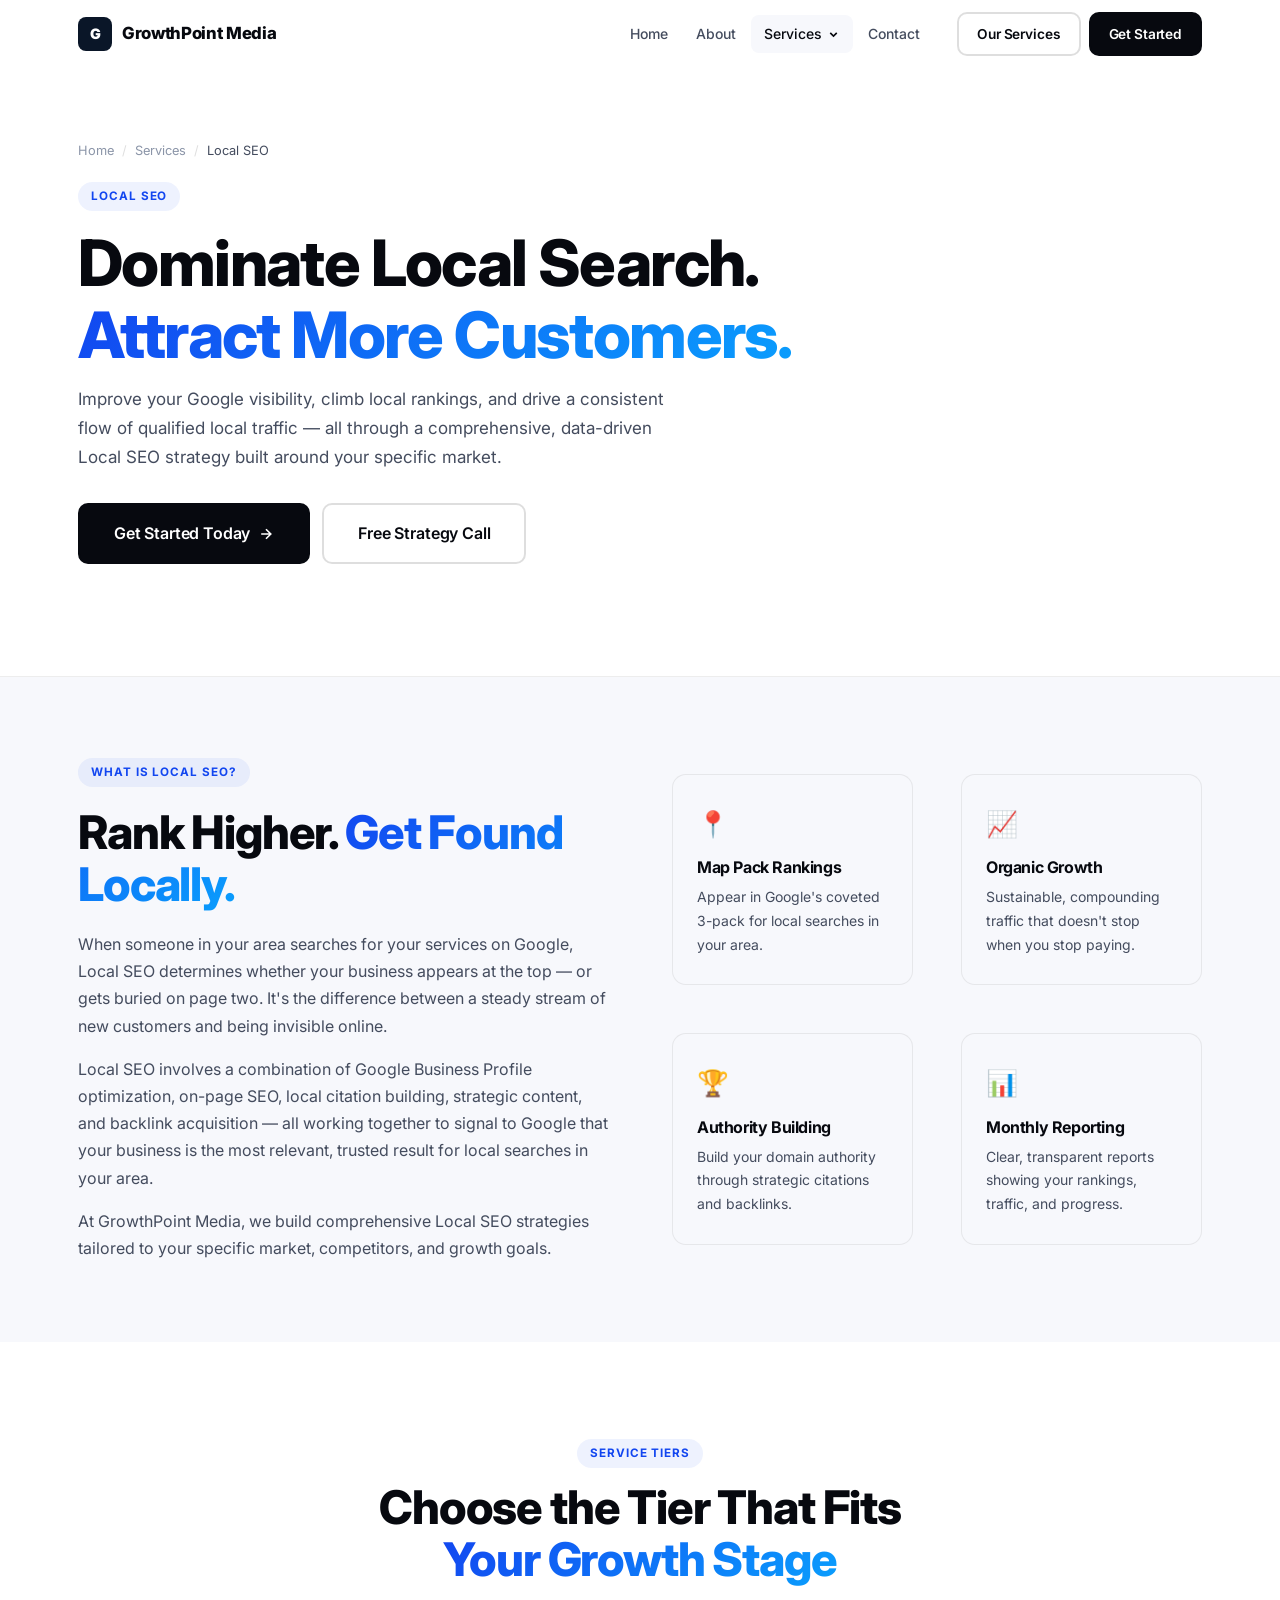
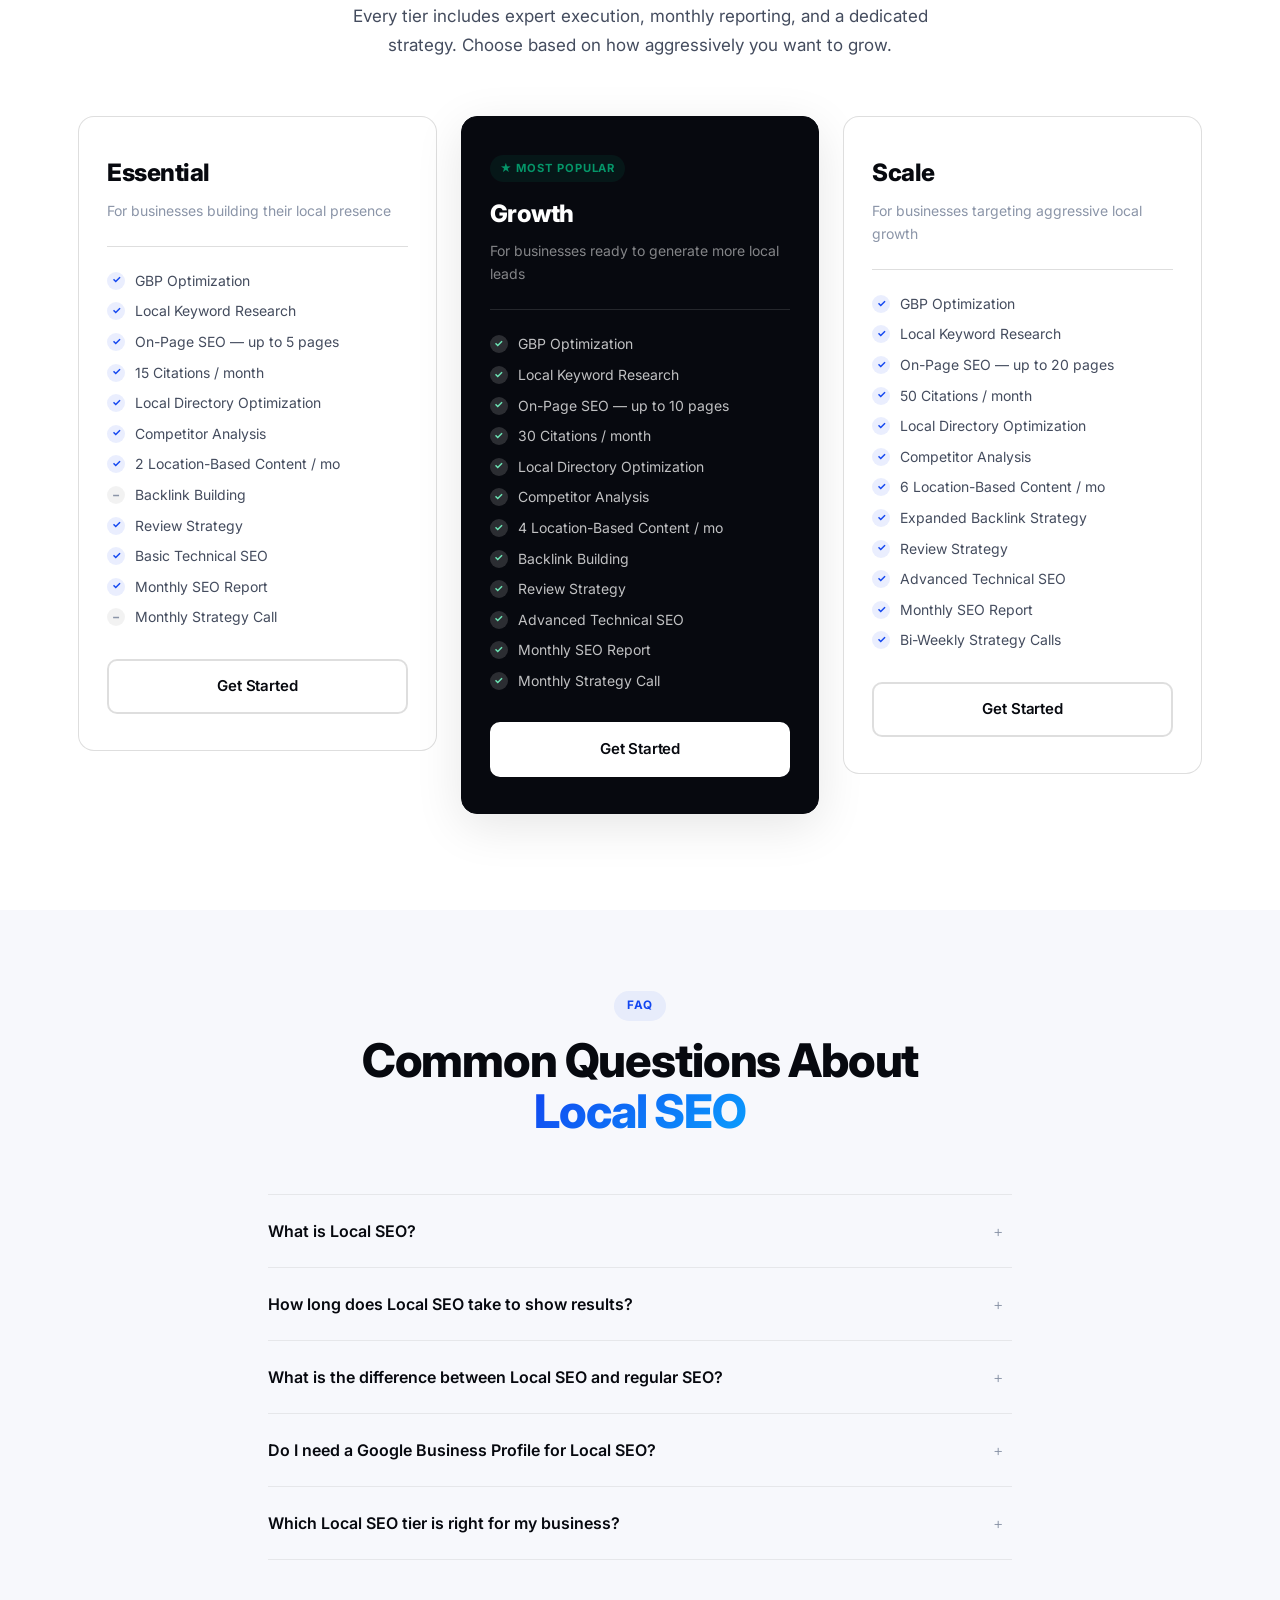
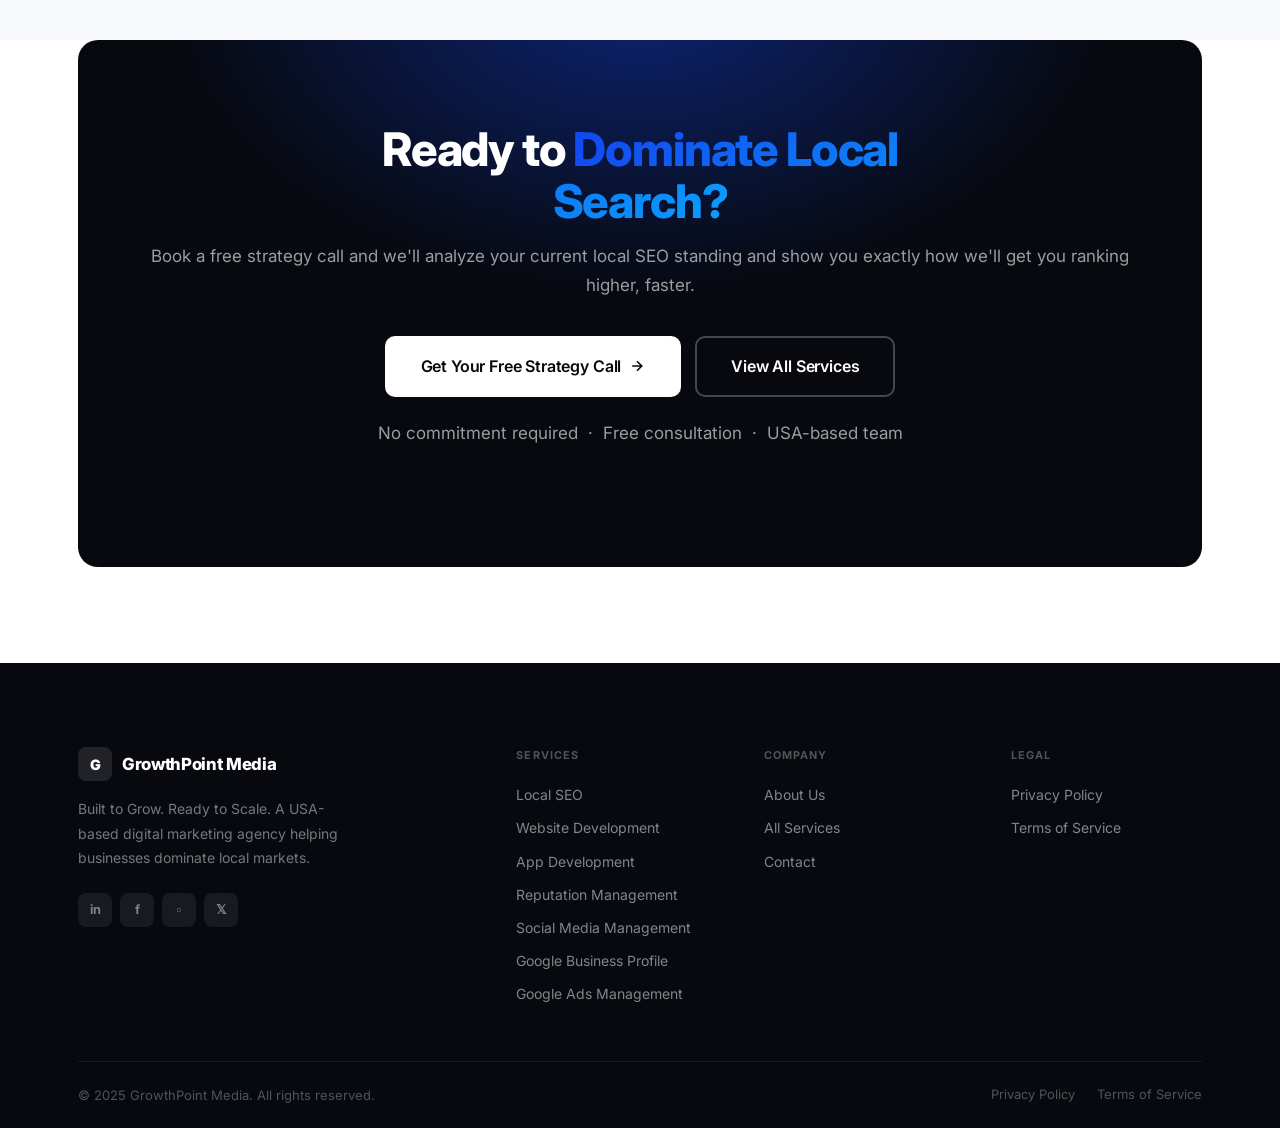
<file: services/local-seo.html>
<!DOCTYPE html>
<html lang="en">
<head>
  <meta charset="UTF-8">
  <meta name="viewport" content="width=device-width, initial-scale=1.0">
  <title>Local SEO Services | GrowthPoint Media — Dominate Local Search</title>
  <meta name="description" content="GrowthPoint Media's Local SEO services improve your Google visibility, dominate local search rankings, and drive qualified local traffic. Available in Essential, Growth, and Scale tiers for USA businesses.">
  <meta name="keywords" content="local SEO services, local search optimization, Google local ranking, local SEO agency USA, GBP optimization, citation building">
  <meta name="robots" content="index, follow">
  <link rel="canonical" href="https://www.growthpointmedia.com/services/local-seo.html">
  <meta property="og:type" content="website">
  <meta property="og:url" content="https://www.growthpointmedia.com/services/local-seo.html">
  <meta property="og:title" content="Local SEO Services | GrowthPoint Media">
  <meta property="og:description" content="Improve your Google visibility, dominate local search rankings, and drive qualified local traffic. Three flexible tiers for USA businesses.">
  <link rel="stylesheet" href="../assets/css/style.css">
  <script type="application/ld+json">
  {
    "@context": "https://schema.org",
    "@type": "Service",
    "name": "Local SEO",
    "serviceType": "Local Search Engine Optimization",
    "provider": {"@type": "Organization","name": "GrowthPoint Media","url": "https://www.growthpointmedia.com"},
    "areaServed": {"@type": "Country","name": "United States"},
    "description": "Local SEO services to improve Google visibility, dominate local search rankings, and drive qualified local traffic. Includes GBP optimization, citation building, on-page SEO, backlink strategy, and monthly reporting.",
    "url": "https://www.growthpointmedia.com/services/local-seo.html",
    "hasOfferCatalog": {
      "@type": "OfferCatalog",
      "name": "Local SEO Service Tiers",
      "itemListElement": [
        {"@type": "Offer","name": "Essential Local SEO","description": "GBP optimization, local keyword research, on-page SEO up to 5 pages, 15 citations/month, competitor analysis, 2 location-based content pieces/month, review strategy, basic technical SEO, monthly SEO report"},
        {"@type": "Offer","name": "Growth Local SEO","description": "Everything in Essential plus on-page SEO up to 10 pages, 30 citations/month, 4 location-based content pieces/month, backlink building, advanced technical SEO, monthly strategy call"},
        {"@type": "Offer","name": "Scale Local SEO","description": "Everything in Growth plus on-page SEO up to 20 pages, 50 citations/month, 6 location-based content pieces/month, expanded backlink strategy, bi-weekly strategy calls"}
      ]
    }
  }
  </script>
  <script type="application/ld+json">
  {
    "@context": "https://schema.org",
    "@type": "BreadcrumbList",
    "itemListElement": [
      {"@type": "ListItem","position": 1,"name": "Home","item": "https://www.growthpointmedia.com/"},
      {"@type": "ListItem","position": 2,"name": "Services","item": "https://www.growthpointmedia.com/services.html"},
      {"@type": "ListItem","position": 3,"name": "Local SEO","item": "https://www.growthpointmedia.com/services/local-seo.html"}
    ]
  }
  </script>
  <script type="application/ld+json">
  {
    "@context": "https://schema.org",
    "@type": "FAQPage",
    "mainEntity": [
      {"@type": "Question","name": "What is Local SEO?","acceptedAnswer": {"@type": "Answer","text": "Local SEO is the process of optimizing your online presence to attract more business from relevant local searches. It involves optimizing your Google Business Profile, building local citations, creating location-based content, and earning relevant backlinks so your business appears prominently when people in your area search for your services."}},
      {"@type": "Question","name": "How long does Local SEO take to show results?","acceptedAnswer": {"@type": "Answer","text": "Most businesses begin to see measurable improvements in local rankings and traffic within 3-6 months. However, this varies based on your current standing, the competitiveness of your market, and which tier you're on. Consistent effort compounds over time, with significant results typically visible at the 6-12 month mark."}},
      {"@type": "Question","name": "What is the difference between Local SEO and regular SEO?","acceptedAnswer": {"@type": "Answer","text": "Local SEO focuses specifically on optimizing your visibility for location-based searches — people searching for businesses near them. It includes Google Business Profile optimization, local citations, and location-specific content. Regular SEO focuses more broadly on organic search visibility without a geographic component."}},
      {"@type": "Question","name": "Do I need a Google Business Profile for Local SEO?","acceptedAnswer": {"@type": "Answer","text": "Yes. Your Google Business Profile (GBP) is one of the most critical assets in Local SEO. A well-optimized GBP significantly improves your chances of appearing in the Google Map Pack — the highly visible block of local businesses that appears at the top of local search results."}},
      {"@type": "Question","name": "Which Local SEO tier is right for my business?","acceptedAnswer": {"@type": "Answer","text": "The right tier depends on your goals and competitive landscape. Essential is ideal for businesses building their local presence. Growth is for businesses ready to generate more leads and compete aggressively. Scale is for businesses targeting dominant market positions with aggressive citation building and backlink strategies. We recommend a free strategy call to help you choose."}}
    ]
  }
  </script>
</head>
<body>

<nav class="nav" role="navigation" aria-label="Main navigation">
  <div class="nav__inner">
    <a href="../index.html" class="nav__logo"><div class="nav__logo-icon">G</div>GrowthPoint Media</a>
    <div class="nav__menu">
      <a href="../index.html" class="nav__link">Home</a>
      <a href="../about.html" class="nav__link">About</a>
      <div class="nav__dropdown">
        <button class="nav__link nav__dropdown-toggle active">Services<svg viewBox="0 0 16 16" fill="none" stroke="currentColor" stroke-width="2"><path d="M4 6l4 4 4-4"/></svg></button>
        <div class="nav__dropdown-menu">
          <a href="local-seo.html" class="nav__dropdown-item"><span class="nav__dropdown-icon">&#128269;</span>Local SEO</a>
          <a href="website-development.html" class="nav__dropdown-item"><span class="nav__dropdown-icon">&#128187;</span>Website Development</a>
          <a href="app-development.html" class="nav__dropdown-item"><span class="nav__dropdown-icon">&#128241;</span>App Development</a>
          <a href="reputation-management.html" class="nav__dropdown-item"><span class="nav__dropdown-icon">&#11088;</span>Reputation Management</a>
          <a href="social-media-management.html" class="nav__dropdown-item"><span class="nav__dropdown-icon">&#128227;</span>Social Media</a>
          <a href="google-business-profile.html" class="nav__dropdown-item"><span class="nav__dropdown-icon">&#128205;</span>Google Business Profile</a>
          <a href="google-ads-management.html" class="nav__dropdown-item"><span class="nav__dropdown-icon">&#127919;</span>Google Ads</a>
        </div>
      </div>
      <a href="../contact.html" class="nav__link">Contact</a>
    </div>
    <div class="nav__actions">
      <a href="../services.html" class="btn btn--outline btn--sm">Our Services</a>
      <a href="../contact.html" class="btn btn--primary btn--sm">Get Started</a>
    </div>
    <button class="nav__toggle" aria-label="Toggle mobile menu"><span></span><span></span><span></span></button>
  </div>
</nav>
<div class="nav__mobile">
  <a href="../index.html" class="nav__mobile-link">Home</a>
  <a href="../about.html" class="nav__mobile-link">About</a>
  <div class="nav__mobile-section-title">Services</div>
  <a href="local-seo.html" class="nav__mobile-link">Local SEO</a>
  <a href="website-development.html" class="nav__mobile-link">Website Development</a>
  <a href="app-development.html" class="nav__mobile-link">App Development</a>
  <a href="reputation-management.html" class="nav__mobile-link">Reputation Management</a>
  <a href="social-media-management.html" class="nav__mobile-link">Social Media Management</a>
  <a href="google-business-profile.html" class="nav__mobile-link">Google Business Profile</a>
  <a href="google-ads-management.html" class="nav__mobile-link">Google Ads Management</a>
  <div class="nav__mobile-divider"></div>
  <a href="../contact.html" class="nav__mobile-link">Contact</a>
  <div class="nav__mobile-cta"><a href="../contact.html" class="btn btn--primary">Get a Free Strategy Call</a></div>
</div>

<main>

<section class="page-hero">
  <div class="container">
    <div class="page-hero__inner">
      <nav class="breadcrumb" aria-label="Breadcrumb">
        <a href="../index.html">Home</a><span>/</span>
        <a href="../services.html">Services</a><span>/</span>
        <span style="color: var(--txt-2);">Local SEO</span>
      </nav>
      <div class="badge badge--accent animate-fade-up" style="margin-bottom: 16px; display: inline-flex;">Local SEO</div>
      <h1 class="animate-fade-up animate-fade-up--1">Dominate Local Search.<br><span class="text-gradient">Attract More Customers.</span></h1>
      <p class="animate-fade-up animate-fade-up--2">Improve your Google visibility, climb local rankings, and drive a consistent flow of qualified local traffic — all through a comprehensive, data-driven Local SEO strategy built around your specific market.</p>
      <div class="hero__actions animate-fade-up animate-fade-up--3" style="justify-content: flex-start; margin-top: 32px;">
        <a href="../contact.html" class="btn btn--primary btn--lg">Get Started Today<svg class="btn-arrow" viewBox="0 0 20 20" fill="none" stroke="currentColor" stroke-width="2"><path d="M4 10h12M10 4l6 6-6 6"/></svg></a>
        <a href="../contact.html" class="btn btn--outline btn--lg">Free Strategy Call</a>
      </div>
    </div>
  </div>
</section>

<!-- What is Local SEO -->
<section style="background: var(--bg-2); padding: 80px 0;">
  <div class="container">
    <div class="grid-2" style="align-items: center; gap: 64px;">
      <div class="reveal">
        <span class="badge" style="margin-bottom: 20px; display: inline-flex;">What Is Local SEO?</span>
        <h2 style="margin-bottom: 20px;">Rank Higher. <span class="text-gradient">Get Found Locally.</span></h2>
        <p style="margin-bottom: 16px;">When someone in your area searches for your services on Google, Local SEO determines whether your business appears at the top — or gets buried on page two. It's the difference between a steady stream of new customers and being invisible online.</p>
        <p style="margin-bottom: 16px;">Local SEO involves a combination of Google Business Profile optimization, on-page SEO, local citation building, strategic content, and backlink acquisition — all working together to signal to Google that your business is the most relevant, trusted result for local searches in your area.</p>
        <p>At GrowthPoint Media, we build comprehensive Local SEO strategies tailored to your specific market, competitors, and growth goals.</p>
      </div>
      <div class="reveal reveal-delay-2">
        <div class="grid-2">
          <div class="value-card">
            <div class="value-icon">&#128205;</div>
            <h4>Map Pack Rankings</h4>
            <p>Appear in Google's coveted 3-pack for local searches in your area.</p>
          </div>
          <div class="value-card">
            <div class="value-icon">&#128200;</div>
            <h4>Organic Growth</h4>
            <p>Sustainable, compounding traffic that doesn't stop when you stop paying.</p>
          </div>
          <div class="value-card">
            <div class="value-icon">&#127942;</div>
            <h4>Authority Building</h4>
            <p>Build your domain authority through strategic citations and backlinks.</p>
          </div>
          <div class="value-card">
            <div class="value-icon">&#128202;</div>
            <h4>Monthly Reporting</h4>
            <p>Clear, transparent reports showing your rankings, traffic, and progress.</p>
          </div>
        </div>
      </div>
    </div>
  </div>
</section>

<!-- Service Tiers -->
<section>
  <div class="container">
    <div class="section-header section-header--center reveal">
      <span class="badge">Service Tiers</span>
      <h2>Choose the Tier That Fits <span class="text-gradient">Your Growth Stage</span></h2>
      <p>Every tier includes expert execution, monthly reporting, and a dedicated strategy. Choose based on how aggressively you want to grow.</p>
    </div>
    <div class="tier-grid">
      <!-- Essential -->
      <div class="tier-card reveal reveal-delay-1">
        <div class="tier-name">Essential</div>
        <div class="tier-tagline">For businesses building their local presence</div>
        <div class="tier-divider"></div>
        <div class="feature-list">
          <div class="feature-item"><span class="feature-check">&#10003;</span>GBP Optimization</div>
          <div class="feature-item"><span class="feature-check">&#10003;</span>Local Keyword Research</div>
          <div class="feature-item"><span class="feature-check">&#10003;</span>On-Page SEO — up to 5 pages</div>
          <div class="feature-item"><span class="feature-check">&#10003;</span>15 Citations / month</div>
          <div class="feature-item"><span class="feature-check">&#10003;</span>Local Directory Optimization</div>
          <div class="feature-item"><span class="feature-check">&#10003;</span>Competitor Analysis</div>
          <div class="feature-item"><span class="feature-check">&#10003;</span>2 Location-Based Content / mo</div>
          <div class="feature-item"><span class="feature-x">&#8722;</span>Backlink Building</div>
          <div class="feature-item"><span class="feature-check">&#10003;</span>Review Strategy</div>
          <div class="feature-item"><span class="feature-check">&#10003;</span>Basic Technical SEO</div>
          <div class="feature-item"><span class="feature-check">&#10003;</span>Monthly SEO Report</div>
          <div class="feature-item"><span class="feature-x">&#8722;</span>Monthly Strategy Call</div>
        </div>
        <a href="../contact.html" class="btn btn--outline tier-cta">Get Started</a>
      </div>
      <!-- Growth -->
      <div class="tier-card tier-card--popular reveal reveal-delay-2">
        <div class="tier-popular-badge">&#9733; Most Popular</div>
        <div class="tier-name">Growth</div>
        <div class="tier-tagline">For businesses ready to generate more local leads</div>
        <div class="tier-divider"></div>
        <div class="feature-list">
          <div class="feature-item"><span class="feature-check">&#10003;</span>GBP Optimization</div>
          <div class="feature-item"><span class="feature-check">&#10003;</span>Local Keyword Research</div>
          <div class="feature-item"><span class="feature-check">&#10003;</span>On-Page SEO — up to 10 pages</div>
          <div class="feature-item"><span class="feature-check">&#10003;</span>30 Citations / month</div>
          <div class="feature-item"><span class="feature-check">&#10003;</span>Local Directory Optimization</div>
          <div class="feature-item"><span class="feature-check">&#10003;</span>Competitor Analysis</div>
          <div class="feature-item"><span class="feature-check">&#10003;</span>4 Location-Based Content / mo</div>
          <div class="feature-item"><span class="feature-check">&#10003;</span>Backlink Building</div>
          <div class="feature-item"><span class="feature-check">&#10003;</span>Review Strategy</div>
          <div class="feature-item"><span class="feature-check">&#10003;</span>Advanced Technical SEO</div>
          <div class="feature-item"><span class="feature-check">&#10003;</span>Monthly SEO Report</div>
          <div class="feature-item"><span class="feature-check">&#10003;</span>Monthly Strategy Call</div>
        </div>
        <a href="../contact.html" class="btn btn--primary tier-cta">Get Started</a>
      </div>
      <!-- Scale -->
      <div class="tier-card reveal reveal-delay-3">
        <div class="tier-name">Scale</div>
        <div class="tier-tagline">For businesses targeting aggressive local growth</div>
        <div class="tier-divider"></div>
        <div class="feature-list">
          <div class="feature-item"><span class="feature-check">&#10003;</span>GBP Optimization</div>
          <div class="feature-item"><span class="feature-check">&#10003;</span>Local Keyword Research</div>
          <div class="feature-item"><span class="feature-check">&#10003;</span>On-Page SEO — up to 20 pages</div>
          <div class="feature-item"><span class="feature-check">&#10003;</span>50 Citations / month</div>
          <div class="feature-item"><span class="feature-check">&#10003;</span>Local Directory Optimization</div>
          <div class="feature-item"><span class="feature-check">&#10003;</span>Competitor Analysis</div>
          <div class="feature-item"><span class="feature-check">&#10003;</span>6 Location-Based Content / mo</div>
          <div class="feature-item"><span class="feature-check">&#10003;</span>Expanded Backlink Strategy</div>
          <div class="feature-item"><span class="feature-check">&#10003;</span>Review Strategy</div>
          <div class="feature-item"><span class="feature-check">&#10003;</span>Advanced Technical SEO</div>
          <div class="feature-item"><span class="feature-check">&#10003;</span>Monthly SEO Report</div>
          <div class="feature-item"><span class="feature-check">&#10003;</span>Bi-Weekly Strategy Calls</div>
        </div>
        <a href="../contact.html" class="btn btn--outline tier-cta">Get Started</a>
      </div>
    </div>
  </div>
</section>

<!-- FAQ -->
<section style="background: var(--bg-2); padding: 80px 0;">
  <div class="container container--narrow">
    <div class="section-header section-header--center reveal">
      <span class="badge">FAQ</span>
      <h2>Common Questions About <span class="text-gradient">Local SEO</span></h2>
    </div>
    <div class="faq-list reveal">
      <div class="faq-item">
        <div class="faq-question">What is Local SEO?<span class="faq-icon">+</span></div>
        <div class="faq-answer"><div class="faq-answer__inner">Local SEO is the process of optimizing your online presence to attract more business from relevant local searches. It involves optimizing your Google Business Profile, building local citations, creating location-based content, and earning relevant backlinks — all so your business appears prominently when people in your area search for your services.</div></div>
      </div>
      <div class="faq-item">
        <div class="faq-question">How long does Local SEO take to show results?<span class="faq-icon">+</span></div>
        <div class="faq-answer"><div class="faq-answer__inner">Most businesses begin to see measurable improvements in local rankings and traffic within 3-6 months. The timeline depends on your current standing, the competitiveness of your market, and your chosen tier. Local SEO is a long-term investment — consistent effort compounds over time, with significant results typically visible at the 6-12 month mark.</div></div>
      </div>
      <div class="faq-item">
        <div class="faq-question">What is the difference between Local SEO and regular SEO?<span class="faq-icon">+</span></div>
        <div class="faq-answer"><div class="faq-answer__inner">Local SEO focuses specifically on optimizing your visibility for location-based searches — people searching for businesses near them. It includes Google Business Profile optimization, local citations, and location-specific content. Regular SEO focuses on organic search visibility without a geographic component. For most local businesses, Local SEO delivers the highest ROI.</div></div>
      </div>
      <div class="faq-item">
        <div class="faq-question">Do I need a Google Business Profile for Local SEO?<span class="faq-icon">+</span></div>
        <div class="faq-answer"><div class="faq-answer__inner">Yes. Your Google Business Profile is one of the most critical assets in Local SEO. A well-optimized GBP significantly improves your chances of appearing in the Google Map Pack — the highly visible block of local businesses that appears at the top of local search results. All our Local SEO tiers include GBP optimization.</div></div>
      </div>
      <div class="faq-item">
        <div class="faq-question">Which Local SEO tier is right for my business?<span class="faq-icon">+</span></div>
        <div class="faq-answer"><div class="faq-answer__inner">Essential is ideal for businesses building their local presence from scratch. Growth is for businesses already visible online but ready to compete more aggressively and generate more leads. Scale is for businesses targeting dominant market positions with comprehensive, multi-front campaigns. We offer a free strategy call to help you choose the right fit.</div></div>
      </div>
    </div>
  </div>
</section>

<!-- CTA -->
<section class="cta-section">
  <div class="container">
    <div class="cta-box reveal">
      <div class="cta-box__inner">
        <h2>Ready to <span class="text-gradient">Dominate Local Search?</span></h2>
        <p>Book a free strategy call and we'll analyze your current local SEO standing and show you exactly how we'll get you ranking higher, faster.</p>
        <div class="cta-box__actions">
          <a href="../contact.html" class="btn btn--primary btn--lg">Get Your Free Strategy Call<svg class="btn-arrow" viewBox="0 0 20 20" fill="none" stroke="currentColor" stroke-width="2"><path d="M4 10h12M10 4l6 6-6 6"/></svg></a>
          <a href="../services.html" class="btn btn--outline btn--lg">View All Services</a>
        </div>
        <p class="cta-box__trust">No commitment required &nbsp;·&nbsp; Free consultation &nbsp;·&nbsp; USA-based team</p>
      </div>
    </div>
  </div>
</section>

</main>

<footer class="footer" role="contentinfo">
  <div class="container">
    <div class="footer__top">
      <div class="footer__brand">
        <a href="../index.html" class="nav__logo"><div class="nav__logo-icon">G</div>GrowthPoint Media</a>
        <p>Built to Grow. Ready to Scale. A USA-based digital marketing agency helping businesses dominate local markets.</p>
        <div class="footer__social">
          <a href="#" class="footer__social-link" aria-label="LinkedIn">in</a>
          <a href="#" class="footer__social-link" aria-label="Facebook">f</a>
          <a href="#" class="footer__social-link" aria-label="Instagram">&#9643;</a>
          <a href="#" class="footer__social-link" aria-label="X">𝕏</a>
        </div>
      </div>
      <div>
        <div class="footer__col-title">Services</div>
        <nav class="footer__links">
          <a href="local-seo.html">Local SEO</a>
          <a href="website-development.html">Website Development</a>
          <a href="app-development.html">App Development</a>
          <a href="reputation-management.html">Reputation Management</a>
          <a href="social-media-management.html">Social Media Management</a>
          <a href="google-business-profile.html">Google Business Profile</a>
          <a href="google-ads-management.html">Google Ads Management</a>
        </nav>
      </div>
      <div>
        <div class="footer__col-title">Company</div>
        <nav class="footer__links">
          <a href="../about.html">About Us</a>
          <a href="../services.html">All Services</a>
          <a href="../contact.html">Contact</a>
        </nav>
      </div>
      <div>
        <div class="footer__col-title">Legal</div>
        <nav class="footer__links">
          <a href="../privacy-policy.html">Privacy Policy</a>
          <a href="../terms.html">Terms of Service</a>
        </nav>
      </div>
    </div>
    <div class="footer__bottom">
      <p class="footer__copy">&copy; 2025 GrowthPoint Media. All rights reserved.</p>
      <div class="footer__legal">
        <a href="../privacy-policy.html">Privacy Policy</a>
        <a href="../terms.html">Terms of Service</a>
      </div>
    </div>
  </div>
</footer>
<script src="../assets/js/main.js"></script>
</body>
</html>
</file>
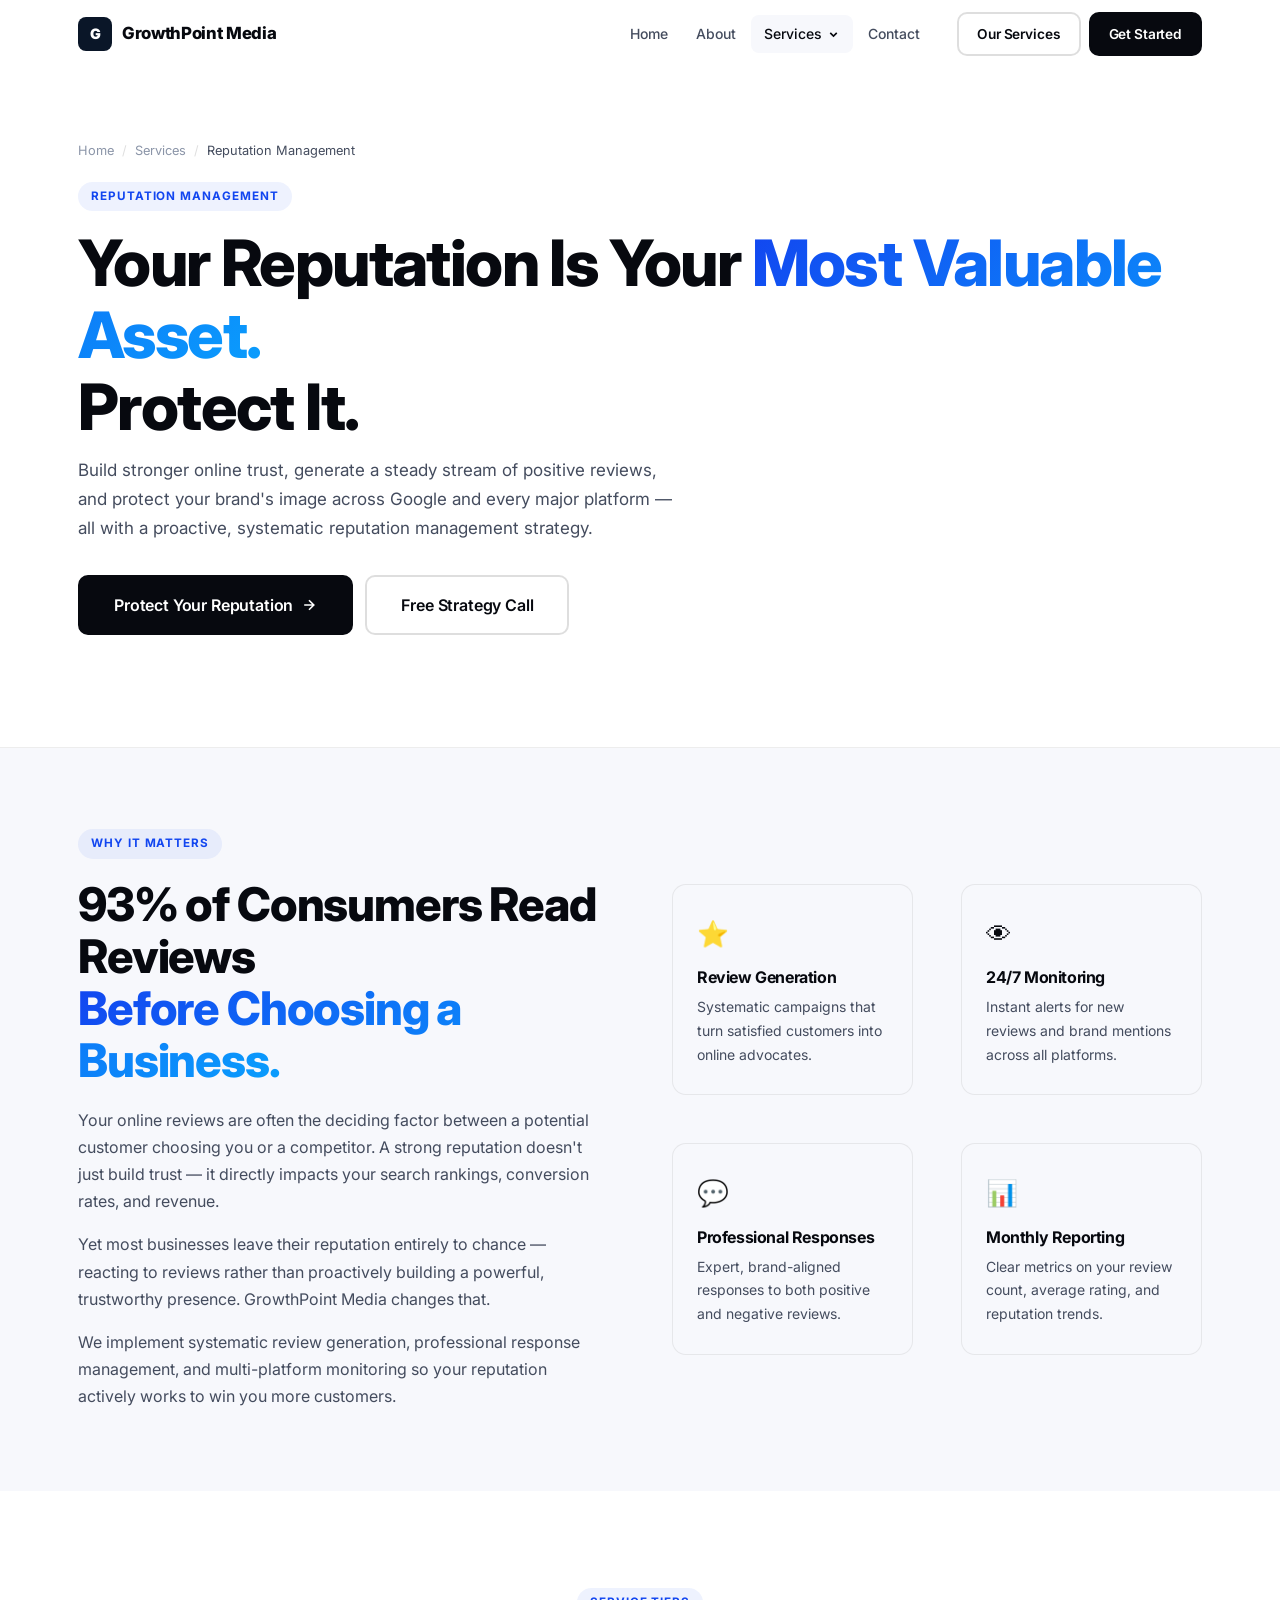
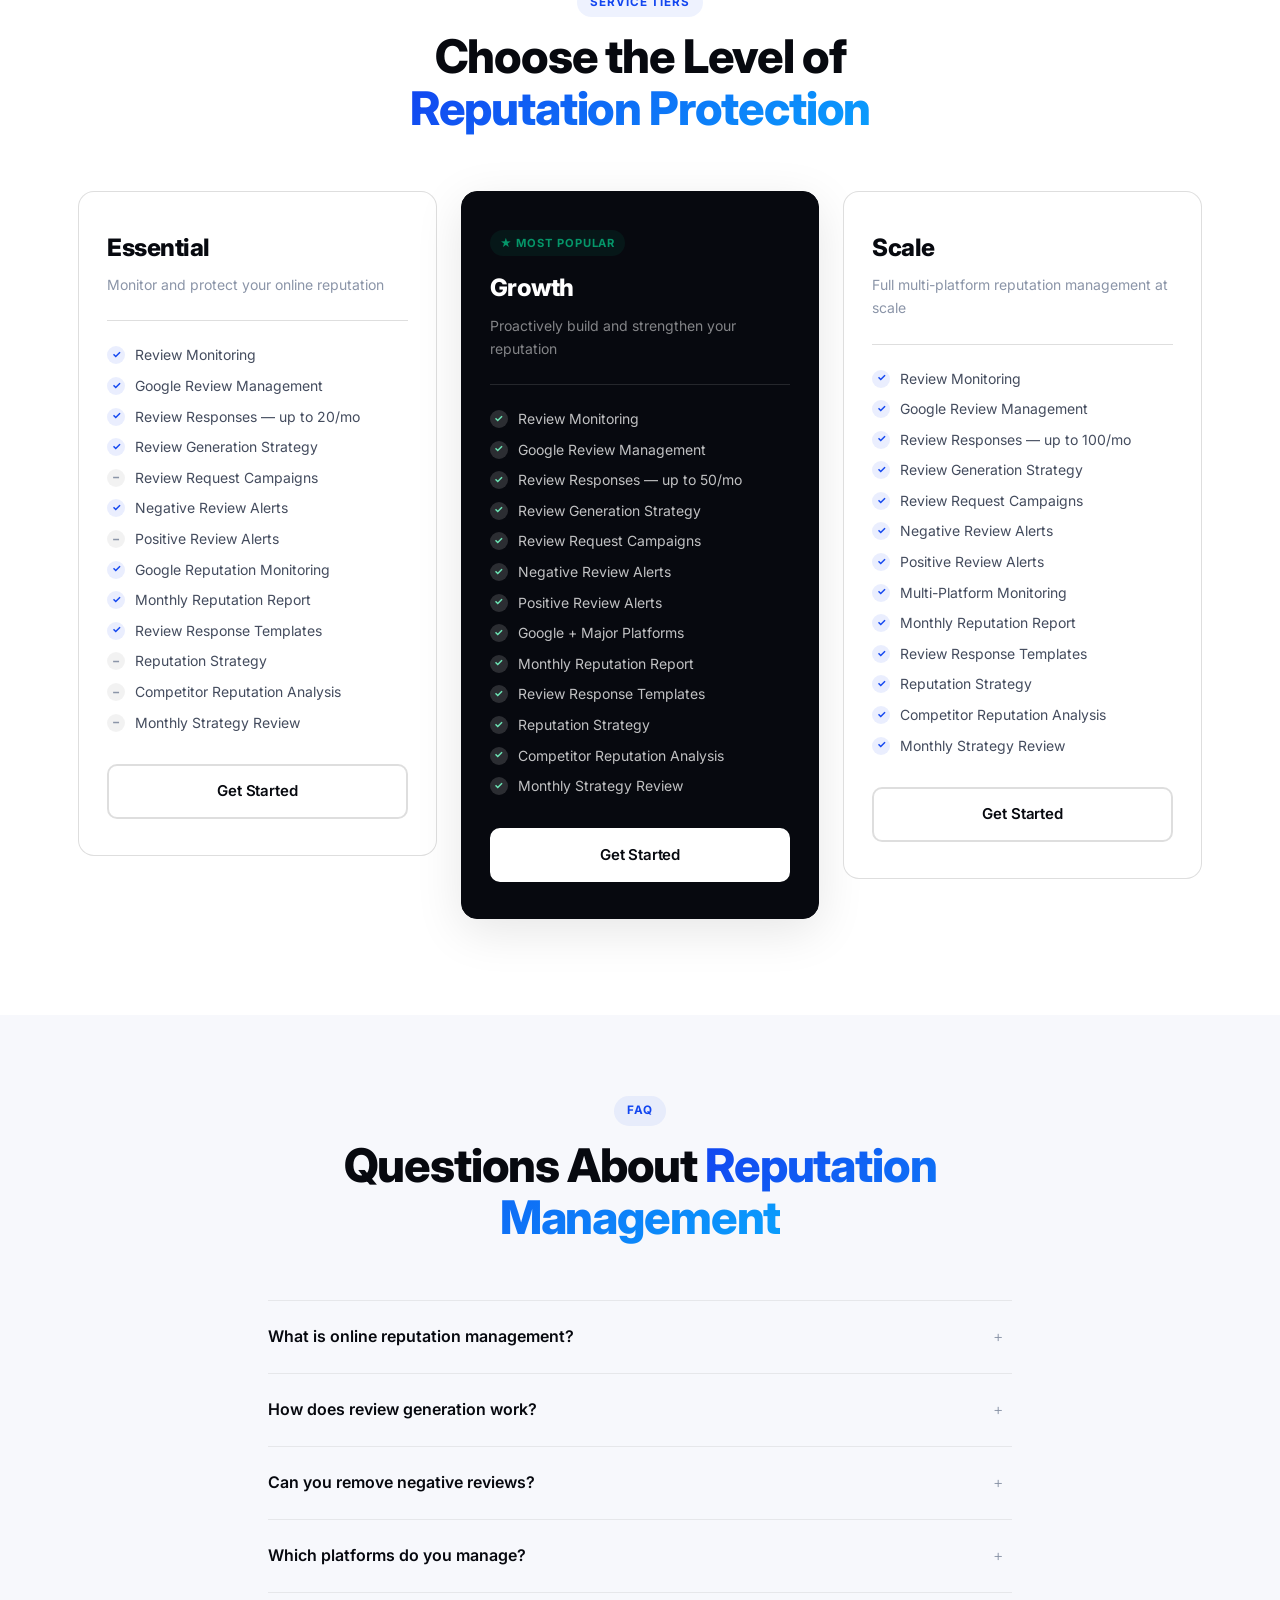
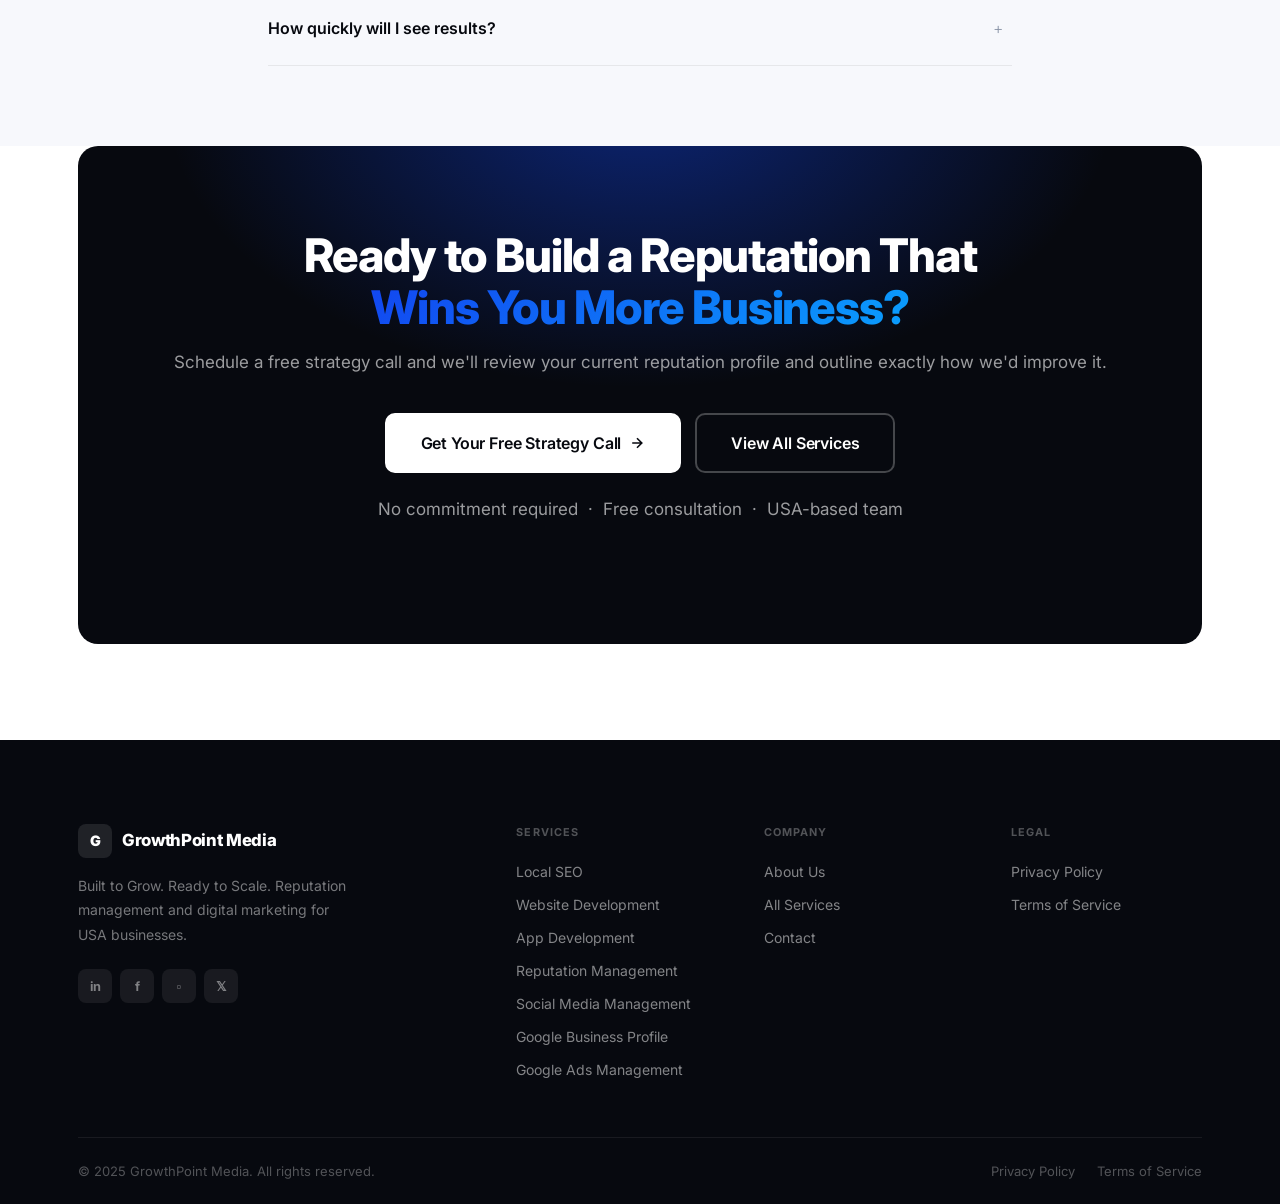
<file: services/reputation-management.html>
<!DOCTYPE html>
<html lang="en">
<head>
  <meta charset="UTF-8">
  <meta name="viewport" content="width=device-width, initial-scale=1.0">
  <title>Reputation Management Services | GrowthPoint Media — Build Trust, Win Customers</title>
  <meta name="description" content="GrowthPoint Media's Reputation Management services help USA businesses build stronger online trust, generate more positive reviews, and protect their brand across Google and major platforms. Three flexible tiers available.">
  <meta name="keywords" content="reputation management services USA, online review management, Google review management, business reputation management, review generation strategy">
  <meta name="robots" content="index, follow">
  <link rel="canonical" href="https://www.growthpointmedia.com/services/reputation-management.html">
  <meta property="og:type" content="website">
  <meta property="og:url" content="https://www.growthpointmedia.com/services/reputation-management.html">
  <meta property="og:title" content="Reputation Management Services | GrowthPoint Media">
  <meta property="og:description" content="Build stronger online trust, generate more positive reviews, and protect your brand. Three flexible tiers for USA businesses.">
  <link rel="stylesheet" href="../assets/css/style.css">
  <script type="application/ld+json">
  {
    "@context": "https://schema.org",
    "@type": "Service",
    "name": "Reputation Management",
    "serviceType": "Online Reputation Management",
    "provider": {"@type": "Organization","name": "GrowthPoint Media","url": "https://www.growthpointmedia.com"},
    "areaServed": {"@type": "Country","name": "United States"},
    "description": "Reputation management services to build stronger online trust, generate more positive reviews, and protect your brand across Google and major platforms.",
    "url": "https://www.growthpointmedia.com/services/reputation-management.html"
  }
  </script>
  <script type="application/ld+json">
  {
    "@context": "https://schema.org",
    "@type": "BreadcrumbList",
    "itemListElement": [
      {"@type": "ListItem","position": 1,"name": "Home","item": "https://www.growthpointmedia.com/"},
      {"@type": "ListItem","position": 2,"name": "Services","item": "https://www.growthpointmedia.com/services.html"},
      {"@type": "ListItem","position": 3,"name": "Reputation Management","item": "https://www.growthpointmedia.com/services/reputation-management.html"}
    ]
  }
  </script>
  <script type="application/ld+json">
  {
    "@context": "https://schema.org",
    "@type": "FAQPage",
    "mainEntity": [
      {"@type": "Question","name": "What is online reputation management?","acceptedAnswer": {"@type": "Answer","text": "Online reputation management (ORM) is the practice of monitoring, influencing, and protecting how your business appears online — particularly in reviews on Google, Yelp, Facebook, and other platforms. It involves generating positive reviews, responding to existing reviews, monitoring brand mentions, and implementing strategies to build long-term trust."}},
      {"@type": "Question","name": "How does review generation work?","acceptedAnswer": {"@type": "Answer","text": "Review generation involves creating systematic processes to encourage satisfied customers to leave reviews. This includes follow-up email and SMS campaigns, QR codes, review request templates, and strategic timing of outreach. The goal is to turn happy customers into vocal advocates who share their experience publicly."}},
      {"@type": "Question","name": "Can you remove negative reviews?","acceptedAnswer": {"@type": "Answer","text": "We cannot guarantee removal of reviews, as that is controlled by the platforms themselves. However, we can help flag reviews that violate platform policies, craft professional responses to negative reviews that mitigate damage, and build a strong base of positive reviews that naturally dilutes the impact of any negatives."}},
      {"@type": "Question","name": "Which platforms do you manage?","acceptedAnswer": {"@type": "Answer","text": "The Essential tier focuses on Google review management. The Growth tier expands to Google plus major platforms including Yelp, Facebook, and industry-specific directories. The Scale tier provides full multi-platform monitoring and management across all relevant channels where your business is reviewed."}},
      {"@type": "Question","name": "How quickly will I see improvements?","acceptedAnswer": {"@type": "Answer","text": "Most businesses begin seeing new reviews within the first 30 days as our review generation campaigns go live. Building a strong overall reputation profile typically takes 3-6 months of consistent effort, with the compounding effect becoming significant over time."}}
    ]
  }
  </script>
</head>
<body>

<nav class="nav" role="navigation" aria-label="Main navigation">
  <div class="nav__inner">
    <a href="../index.html" class="nav__logo"><div class="nav__logo-icon">G</div>GrowthPoint Media</a>
    <div class="nav__menu">
      <a href="../index.html" class="nav__link">Home</a>
      <a href="../about.html" class="nav__link">About</a>
      <div class="nav__dropdown">
        <button class="nav__link nav__dropdown-toggle active">Services<svg viewBox="0 0 16 16" fill="none" stroke="currentColor" stroke-width="2"><path d="M4 6l4 4 4-4"/></svg></button>
        <div class="nav__dropdown-menu">
          <a href="local-seo.html" class="nav__dropdown-item"><span class="nav__dropdown-icon">&#128269;</span>Local SEO</a>
          <a href="website-development.html" class="nav__dropdown-item"><span class="nav__dropdown-icon">&#128187;</span>Website Development</a>
          <a href="app-development.html" class="nav__dropdown-item"><span class="nav__dropdown-icon">&#128241;</span>App Development</a>
          <a href="reputation-management.html" class="nav__dropdown-item"><span class="nav__dropdown-icon">&#11088;</span>Reputation Management</a>
          <a href="social-media-management.html" class="nav__dropdown-item"><span class="nav__dropdown-icon">&#128227;</span>Social Media</a>
          <a href="google-business-profile.html" class="nav__dropdown-item"><span class="nav__dropdown-icon">&#128205;</span>Google Business Profile</a>
          <a href="google-ads-management.html" class="nav__dropdown-item"><span class="nav__dropdown-icon">&#127919;</span>Google Ads</a>
        </div>
      </div>
      <a href="../contact.html" class="nav__link">Contact</a>
    </div>
    <div class="nav__actions">
      <a href="../services.html" class="btn btn--outline btn--sm">Our Services</a>
      <a href="../contact.html" class="btn btn--primary btn--sm">Get Started</a>
    </div>
    <button class="nav__toggle" aria-label="Toggle mobile menu"><span></span><span></span><span></span></button>
  </div>
</nav>
<div class="nav__mobile">
  <a href="../index.html" class="nav__mobile-link">Home</a>
  <a href="../about.html" class="nav__mobile-link">About</a>
  <div class="nav__mobile-section-title">Services</div>
  <a href="local-seo.html" class="nav__mobile-link">Local SEO</a>
  <a href="website-development.html" class="nav__mobile-link">Website Development</a>
  <a href="app-development.html" class="nav__mobile-link">App Development</a>
  <a href="reputation-management.html" class="nav__mobile-link">Reputation Management</a>
  <a href="social-media-management.html" class="nav__mobile-link">Social Media Management</a>
  <a href="google-business-profile.html" class="nav__mobile-link">Google Business Profile</a>
  <a href="google-ads-management.html" class="nav__mobile-link">Google Ads Management</a>
  <div class="nav__mobile-divider"></div>
  <a href="../contact.html" class="nav__mobile-link">Contact</a>
  <div class="nav__mobile-cta"><a href="../contact.html" class="btn btn--primary">Get a Free Strategy Call</a></div>
</div>

<main>

<section class="page-hero">
  <div class="container">
    <div class="page-hero__inner">
      <nav class="breadcrumb" aria-label="Breadcrumb">
        <a href="../index.html">Home</a><span>/</span><a href="../services.html">Services</a><span>/</span><span style="color: var(--txt-2);">Reputation Management</span>
      </nav>
      <div class="badge badge--accent animate-fade-up" style="margin-bottom: 16px; display: inline-flex;">Reputation Management</div>
      <h1 class="animate-fade-up animate-fade-up--1">Your Reputation Is Your <span class="text-gradient">Most Valuable Asset.</span><br>Protect It.</h1>
      <p class="animate-fade-up animate-fade-up--2">Build stronger online trust, generate a steady stream of positive reviews, and protect your brand's image across Google and every major platform — all with a proactive, systematic reputation management strategy.</p>
      <div class="hero__actions animate-fade-up animate-fade-up--3" style="justify-content: flex-start; margin-top: 32px;">
        <a href="../contact.html" class="btn btn--primary btn--lg">Protect Your Reputation<svg class="btn-arrow" viewBox="0 0 20 20" fill="none" stroke="currentColor" stroke-width="2"><path d="M4 10h12M10 4l6 6-6 6"/></svg></a>
        <a href="../contact.html" class="btn btn--outline btn--lg">Free Strategy Call</a>
      </div>
    </div>
  </div>
</section>

<!-- Why it matters -->
<section style="background: var(--bg-2); padding: 80px 0;">
  <div class="container">
    <div class="grid-2" style="align-items: center; gap: 64px;">
      <div class="reveal">
        <span class="badge" style="margin-bottom: 20px; display: inline-flex;">Why It Matters</span>
        <h2 style="margin-bottom: 20px;">93% of Consumers Read Reviews<br><span class="text-gradient">Before Choosing a Business.</span></h2>
        <p style="margin-bottom: 16px;">Your online reviews are often the deciding factor between a potential customer choosing you or a competitor. A strong reputation doesn't just build trust — it directly impacts your search rankings, conversion rates, and revenue.</p>
        <p style="margin-bottom: 16px;">Yet most businesses leave their reputation entirely to chance — reacting to reviews rather than proactively building a powerful, trustworthy presence. GrowthPoint Media changes that.</p>
        <p>We implement systematic review generation, professional response management, and multi-platform monitoring so your reputation actively works to win you more customers.</p>
      </div>
      <div class="reveal reveal-delay-2">
        <div class="grid-2">
          <div class="value-card">
            <div class="value-icon">&#11088;</div>
            <h4>Review Generation</h4>
            <p>Systematic campaigns that turn satisfied customers into online advocates.</p>
          </div>
          <div class="value-card">
            <div class="value-icon">&#128065;</div>
            <h4>24/7 Monitoring</h4>
            <p>Instant alerts for new reviews and brand mentions across all platforms.</p>
          </div>
          <div class="value-card">
            <div class="value-icon">&#128172;</div>
            <h4>Professional Responses</h4>
            <p>Expert, brand-aligned responses to both positive and negative reviews.</p>
          </div>
          <div class="value-card">
            <div class="value-icon">&#128202;</div>
            <h4>Monthly Reporting</h4>
            <p>Clear metrics on your review count, average rating, and reputation trends.</p>
          </div>
        </div>
      </div>
    </div>
  </div>
</section>

<!-- Tiers -->
<section>
  <div class="container">
    <div class="section-header section-header--center reveal">
      <span class="badge">Service Tiers</span>
      <h2>Choose the Level of <span class="text-gradient">Reputation Protection</span></h2>
    </div>
    <div class="tier-grid">
      <div class="tier-card reveal reveal-delay-1">
        <div class="tier-name">Essential</div>
        <div class="tier-tagline">Monitor and protect your online reputation</div>
        <div class="tier-divider"></div>
        <div class="feature-list">
          <div class="feature-item"><span class="feature-check">&#10003;</span>Review Monitoring</div>
          <div class="feature-item"><span class="feature-check">&#10003;</span>Google Review Management</div>
          <div class="feature-item"><span class="feature-check">&#10003;</span>Review Responses — up to 20/mo</div>
          <div class="feature-item"><span class="feature-check">&#10003;</span>Review Generation Strategy</div>
          <div class="feature-item"><span class="feature-x">&#8722;</span>Review Request Campaigns</div>
          <div class="feature-item"><span class="feature-check">&#10003;</span>Negative Review Alerts</div>
          <div class="feature-item"><span class="feature-x">&#8722;</span>Positive Review Alerts</div>
          <div class="feature-item"><span class="feature-check">&#10003;</span>Google Reputation Monitoring</div>
          <div class="feature-item"><span class="feature-check">&#10003;</span>Monthly Reputation Report</div>
          <div class="feature-item"><span class="feature-check">&#10003;</span>Review Response Templates</div>
          <div class="feature-item"><span class="feature-x">&#8722;</span>Reputation Strategy</div>
          <div class="feature-item"><span class="feature-x">&#8722;</span>Competitor Reputation Analysis</div>
          <div class="feature-item"><span class="feature-x">&#8722;</span>Monthly Strategy Review</div>
        </div>
        <a href="../contact.html" class="btn btn--outline tier-cta">Get Started</a>
      </div>
      <div class="tier-card tier-card--popular reveal reveal-delay-2">
        <div class="tier-popular-badge">&#9733; Most Popular</div>
        <div class="tier-name">Growth</div>
        <div class="tier-tagline">Proactively build and strengthen your reputation</div>
        <div class="tier-divider"></div>
        <div class="feature-list">
          <div class="feature-item"><span class="feature-check">&#10003;</span>Review Monitoring</div>
          <div class="feature-item"><span class="feature-check">&#10003;</span>Google Review Management</div>
          <div class="feature-item"><span class="feature-check">&#10003;</span>Review Responses — up to 50/mo</div>
          <div class="feature-item"><span class="feature-check">&#10003;</span>Review Generation Strategy</div>
          <div class="feature-item"><span class="feature-check">&#10003;</span>Review Request Campaigns</div>
          <div class="feature-item"><span class="feature-check">&#10003;</span>Negative Review Alerts</div>
          <div class="feature-item"><span class="feature-check">&#10003;</span>Positive Review Alerts</div>
          <div class="feature-item"><span class="feature-check">&#10003;</span>Google + Major Platforms</div>
          <div class="feature-item"><span class="feature-check">&#10003;</span>Monthly Reputation Report</div>
          <div class="feature-item"><span class="feature-check">&#10003;</span>Review Response Templates</div>
          <div class="feature-item"><span class="feature-check">&#10003;</span>Reputation Strategy</div>
          <div class="feature-item"><span class="feature-check">&#10003;</span>Competitor Reputation Analysis</div>
          <div class="feature-item"><span class="feature-check">&#10003;</span>Monthly Strategy Review</div>
        </div>
        <a href="../contact.html" class="btn btn--primary tier-cta">Get Started</a>
      </div>
      <div class="tier-card reveal reveal-delay-3">
        <div class="tier-name">Scale</div>
        <div class="tier-tagline">Full multi-platform reputation management at scale</div>
        <div class="tier-divider"></div>
        <div class="feature-list">
          <div class="feature-item"><span class="feature-check">&#10003;</span>Review Monitoring</div>
          <div class="feature-item"><span class="feature-check">&#10003;</span>Google Review Management</div>
          <div class="feature-item"><span class="feature-check">&#10003;</span>Review Responses — up to 100/mo</div>
          <div class="feature-item"><span class="feature-check">&#10003;</span>Review Generation Strategy</div>
          <div class="feature-item"><span class="feature-check">&#10003;</span>Review Request Campaigns</div>
          <div class="feature-item"><span class="feature-check">&#10003;</span>Negative Review Alerts</div>
          <div class="feature-item"><span class="feature-check">&#10003;</span>Positive Review Alerts</div>
          <div class="feature-item"><span class="feature-check">&#10003;</span>Multi-Platform Monitoring</div>
          <div class="feature-item"><span class="feature-check">&#10003;</span>Monthly Reputation Report</div>
          <div class="feature-item"><span class="feature-check">&#10003;</span>Review Response Templates</div>
          <div class="feature-item"><span class="feature-check">&#10003;</span>Reputation Strategy</div>
          <div class="feature-item"><span class="feature-check">&#10003;</span>Competitor Reputation Analysis</div>
          <div class="feature-item"><span class="feature-check">&#10003;</span>Monthly Strategy Review</div>
        </div>
        <a href="../contact.html" class="btn btn--outline tier-cta">Get Started</a>
      </div>
    </div>
  </div>
</section>

<!-- FAQ -->
<section style="background: var(--bg-2); padding: 80px 0;">
  <div class="container container--narrow">
    <div class="section-header section-header--center reveal">
      <span class="badge">FAQ</span>
      <h2>Questions About <span class="text-gradient">Reputation Management</span></h2>
    </div>
    <div class="faq-list reveal">
      <div class="faq-item">
        <div class="faq-question">What is online reputation management?<span class="faq-icon">+</span></div>
        <div class="faq-answer"><div class="faq-answer__inner">Online reputation management (ORM) is the practice of monitoring, influencing, and protecting how your business appears online. It involves generating positive reviews, responding professionally to existing reviews, monitoring brand mentions, and building long-term trust across Google, Yelp, Facebook, and other relevant platforms.</div></div>
      </div>
      <div class="faq-item">
        <div class="faq-question">How does review generation work?<span class="faq-icon">+</span></div>
        <div class="faq-answer"><div class="faq-answer__inner">Review generation involves creating systematic processes to encourage satisfied customers to share their experience publicly. This includes follow-up email and SMS campaigns, QR codes, review request templates, and strategic timing. The Growth and Scale tiers include active review request campaigns on top of the strategy framework.</div></div>
      </div>
      <div class="faq-item">
        <div class="faq-question">Can you remove negative reviews?<span class="faq-icon">+</span></div>
        <div class="faq-answer"><div class="faq-answer__inner">We cannot guarantee the removal of reviews, as that is ultimately controlled by the platforms. However, we can help flag reviews that violate platform policies, craft professional responses that mitigate damage, and build such a strong base of positive reviews that the impact of any negatives is significantly diluted.</div></div>
      </div>
      <div class="faq-item">
        <div class="faq-question">Which platforms do you manage?<span class="faq-icon">+</span></div>
        <div class="faq-answer"><div class="faq-answer__inner">Essential focuses on Google review management. Growth expands to Google plus major platforms including Yelp, Facebook, and industry-specific directories. Scale provides full multi-platform monitoring across all relevant channels where your business is reviewed online.</div></div>
      </div>
      <div class="faq-item">
        <div class="faq-question">How quickly will I see results?<span class="faq-icon">+</span></div>
        <div class="faq-answer"><div class="faq-answer__inner">Most businesses begin receiving new reviews within the first 30 days of our review generation campaigns going live. Building a consistently strong reputation profile typically takes 3-6 months, with compounding benefits becoming very significant over the longer term.</div></div>
      </div>
    </div>
  </div>
</section>

<section class="cta-section">
  <div class="container">
    <div class="cta-box reveal">
      <div class="cta-box__inner">
        <h2>Ready to Build a Reputation That <span class="text-gradient">Wins You More Business?</span></h2>
        <p>Schedule a free strategy call and we'll review your current reputation profile and outline exactly how we'd improve it.</p>
        <div class="cta-box__actions">
          <a href="../contact.html" class="btn btn--primary btn--lg">Get Your Free Strategy Call<svg class="btn-arrow" viewBox="0 0 20 20" fill="none" stroke="currentColor" stroke-width="2"><path d="M4 10h12M10 4l6 6-6 6"/></svg></a>
          <a href="../services.html" class="btn btn--outline btn--lg">View All Services</a>
        </div>
        <p class="cta-box__trust">No commitment required &nbsp;·&nbsp; Free consultation &nbsp;·&nbsp; USA-based team</p>
      </div>
    </div>
  </div>
</section>

</main>

<footer class="footer" role="contentinfo">
  <div class="container">
    <div class="footer__top">
      <div class="footer__brand">
        <a href="../index.html" class="nav__logo"><div class="nav__logo-icon">G</div>GrowthPoint Media</a>
        <p>Built to Grow. Ready to Scale. Reputation management and digital marketing for USA businesses.</p>
        <div class="footer__social"><a href="#" class="footer__social-link" aria-label="LinkedIn">in</a><a href="#" class="footer__social-link" aria-label="Facebook">f</a><a href="#" class="footer__social-link" aria-label="Instagram">&#9643;</a><a href="#" class="footer__social-link" aria-label="X">𝕏</a></div>
      </div>
      <div><div class="footer__col-title">Services</div><nav class="footer__links"><a href="local-seo.html">Local SEO</a><a href="website-development.html">Website Development</a><a href="app-development.html">App Development</a><a href="reputation-management.html">Reputation Management</a><a href="social-media-management.html">Social Media Management</a><a href="google-business-profile.html">Google Business Profile</a><a href="google-ads-management.html">Google Ads Management</a></nav></div>
      <div><div class="footer__col-title">Company</div><nav class="footer__links"><a href="../about.html">About Us</a><a href="../services.html">All Services</a><a href="../contact.html">Contact</a></nav></div>
      <div><div class="footer__col-title">Legal</div><nav class="footer__links"><a href="../privacy-policy.html">Privacy Policy</a><a href="../terms.html">Terms of Service</a></nav></div>
    </div>
    <div class="footer__bottom">
      <p class="footer__copy">&copy; 2025 GrowthPoint Media. All rights reserved.</p>
      <div class="footer__legal"><a href="../privacy-policy.html">Privacy Policy</a><a href="../terms.html">Terms of Service</a></div>
    </div>
  </div>
</footer>
<script src="../assets/js/main.js"></script>
</body>
</html>
</file>
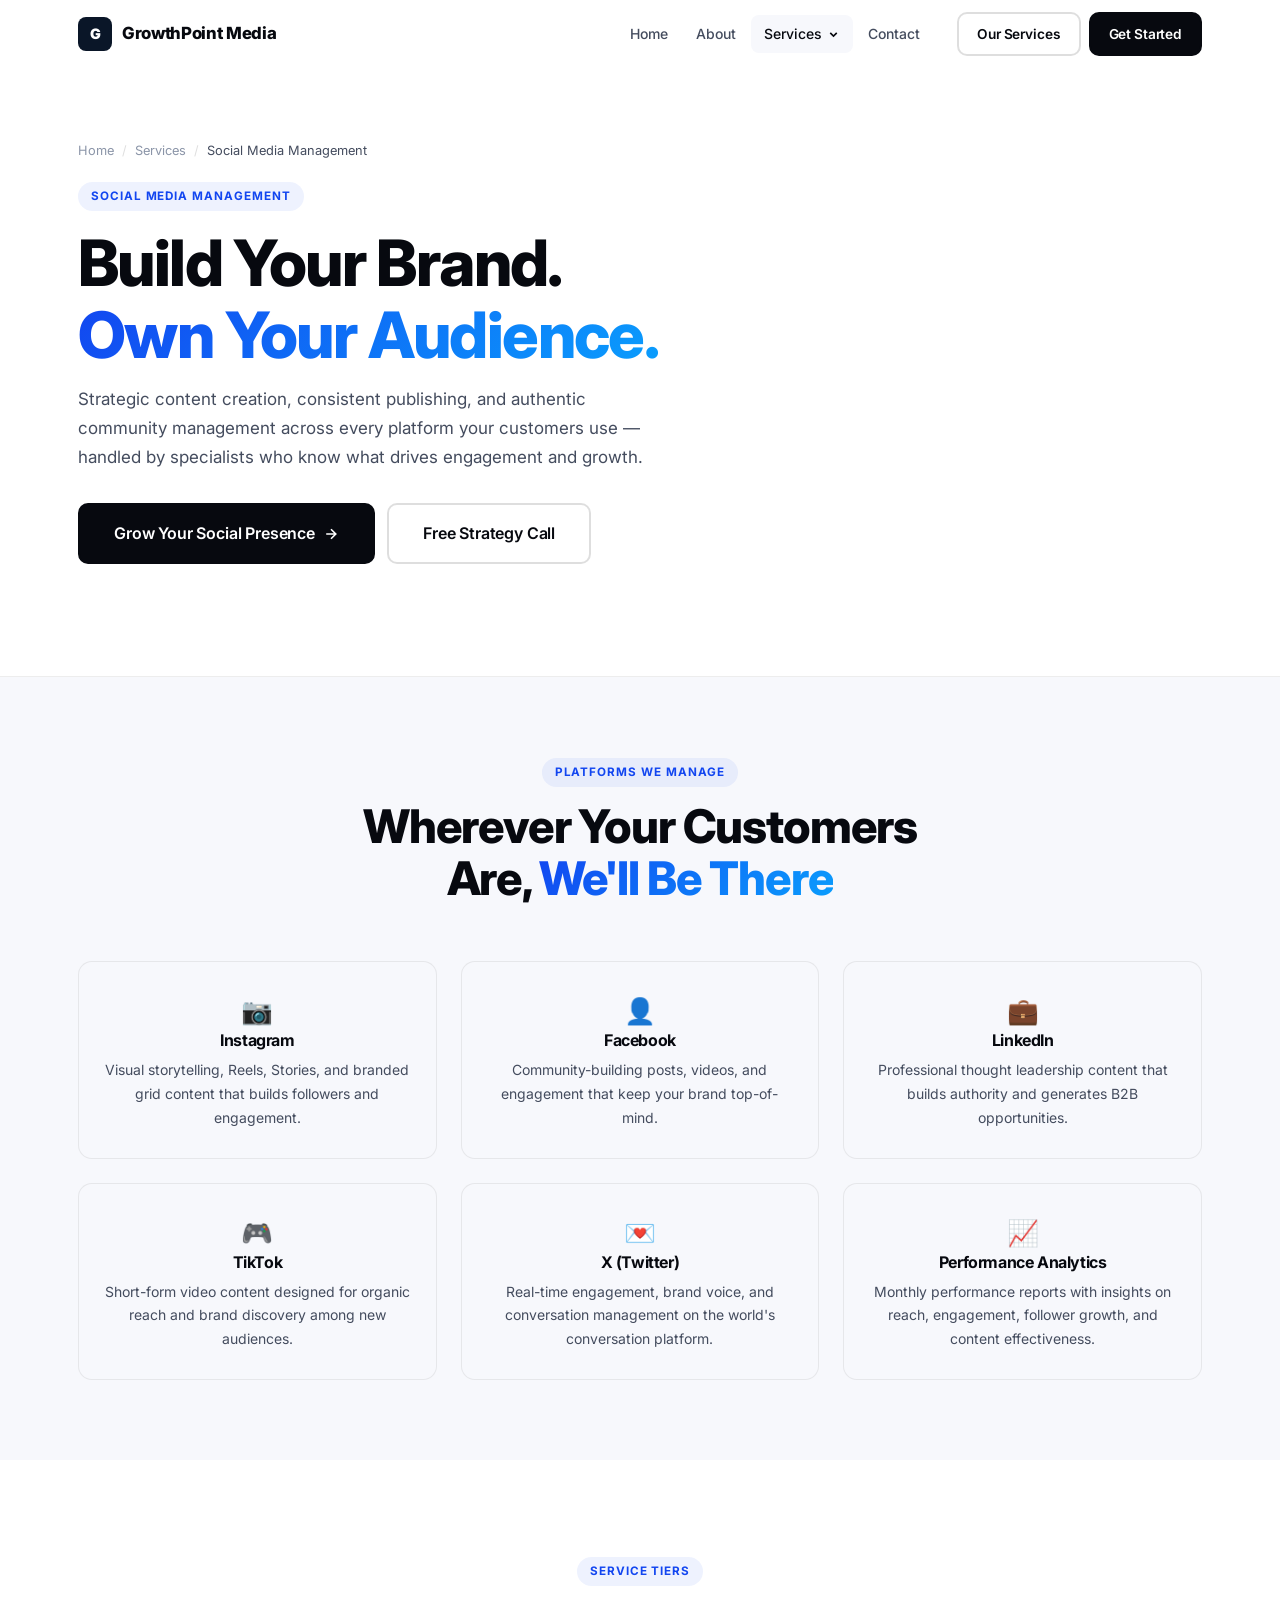
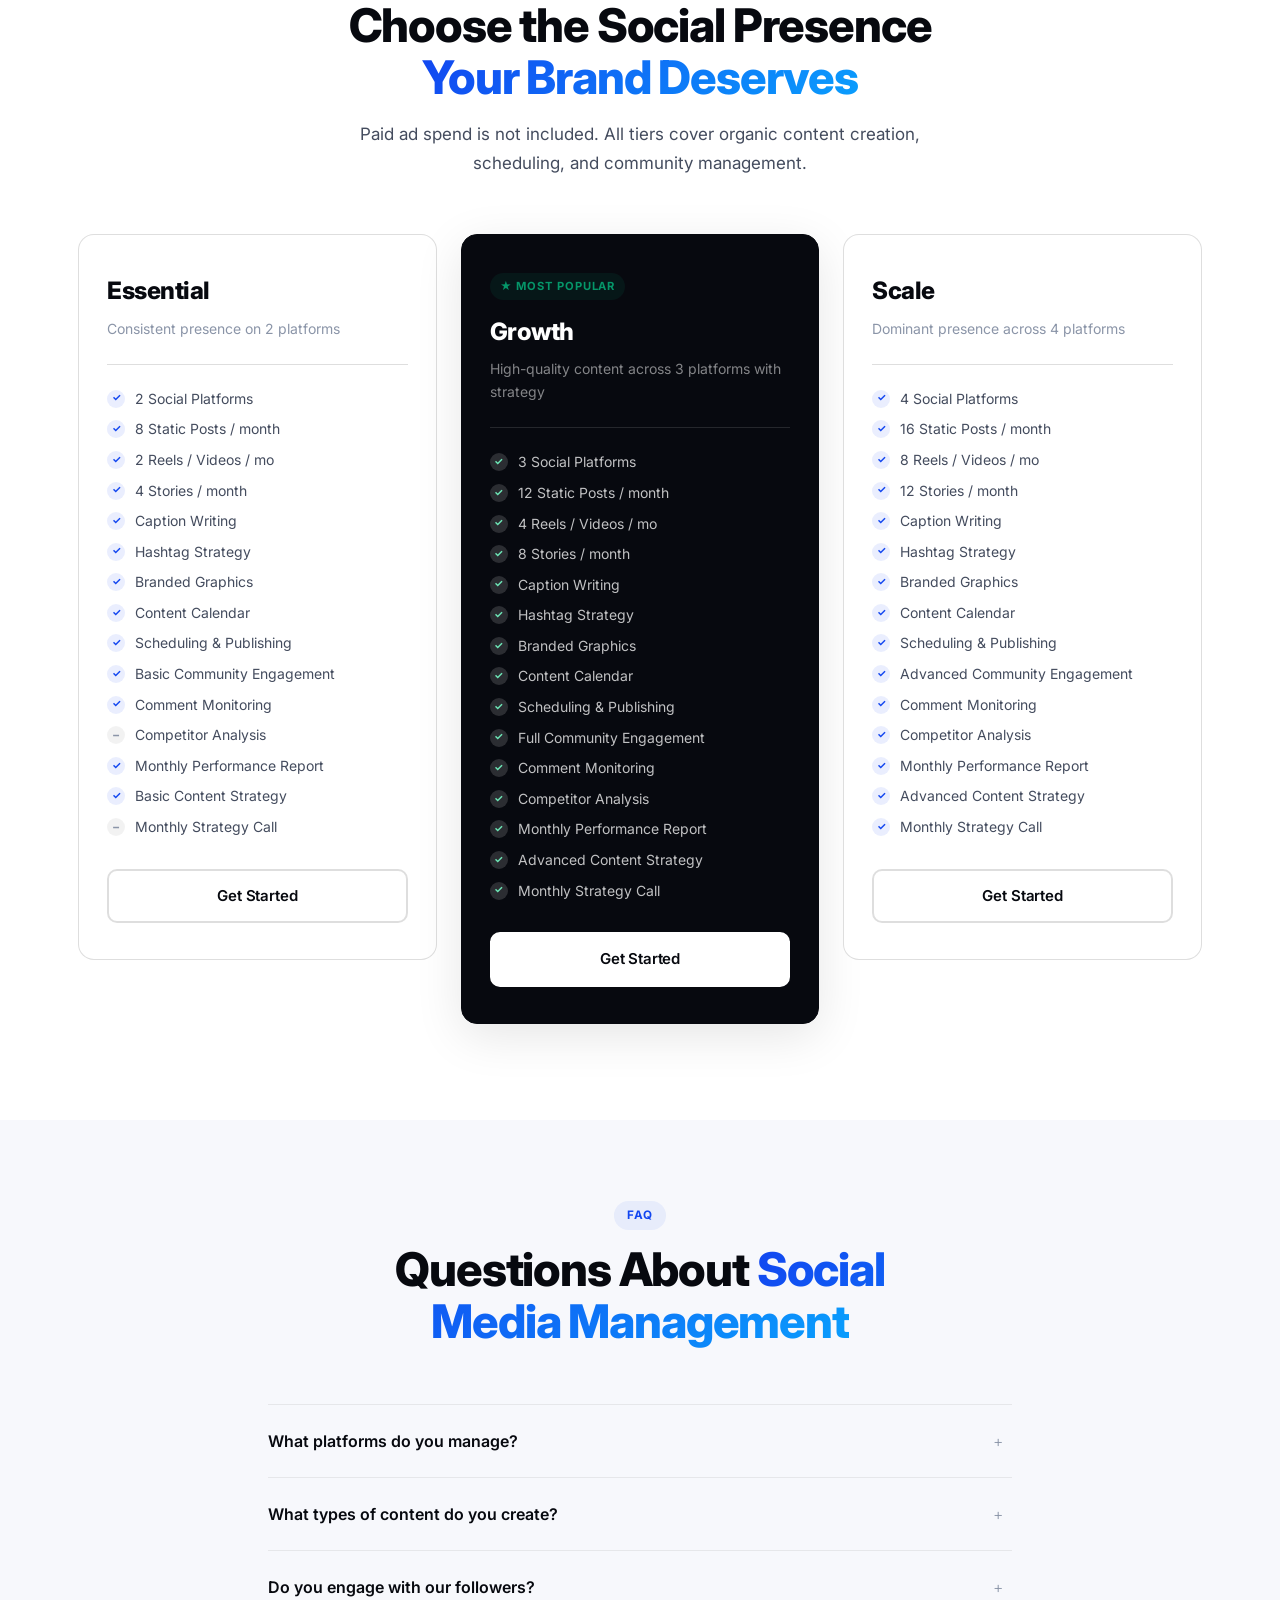
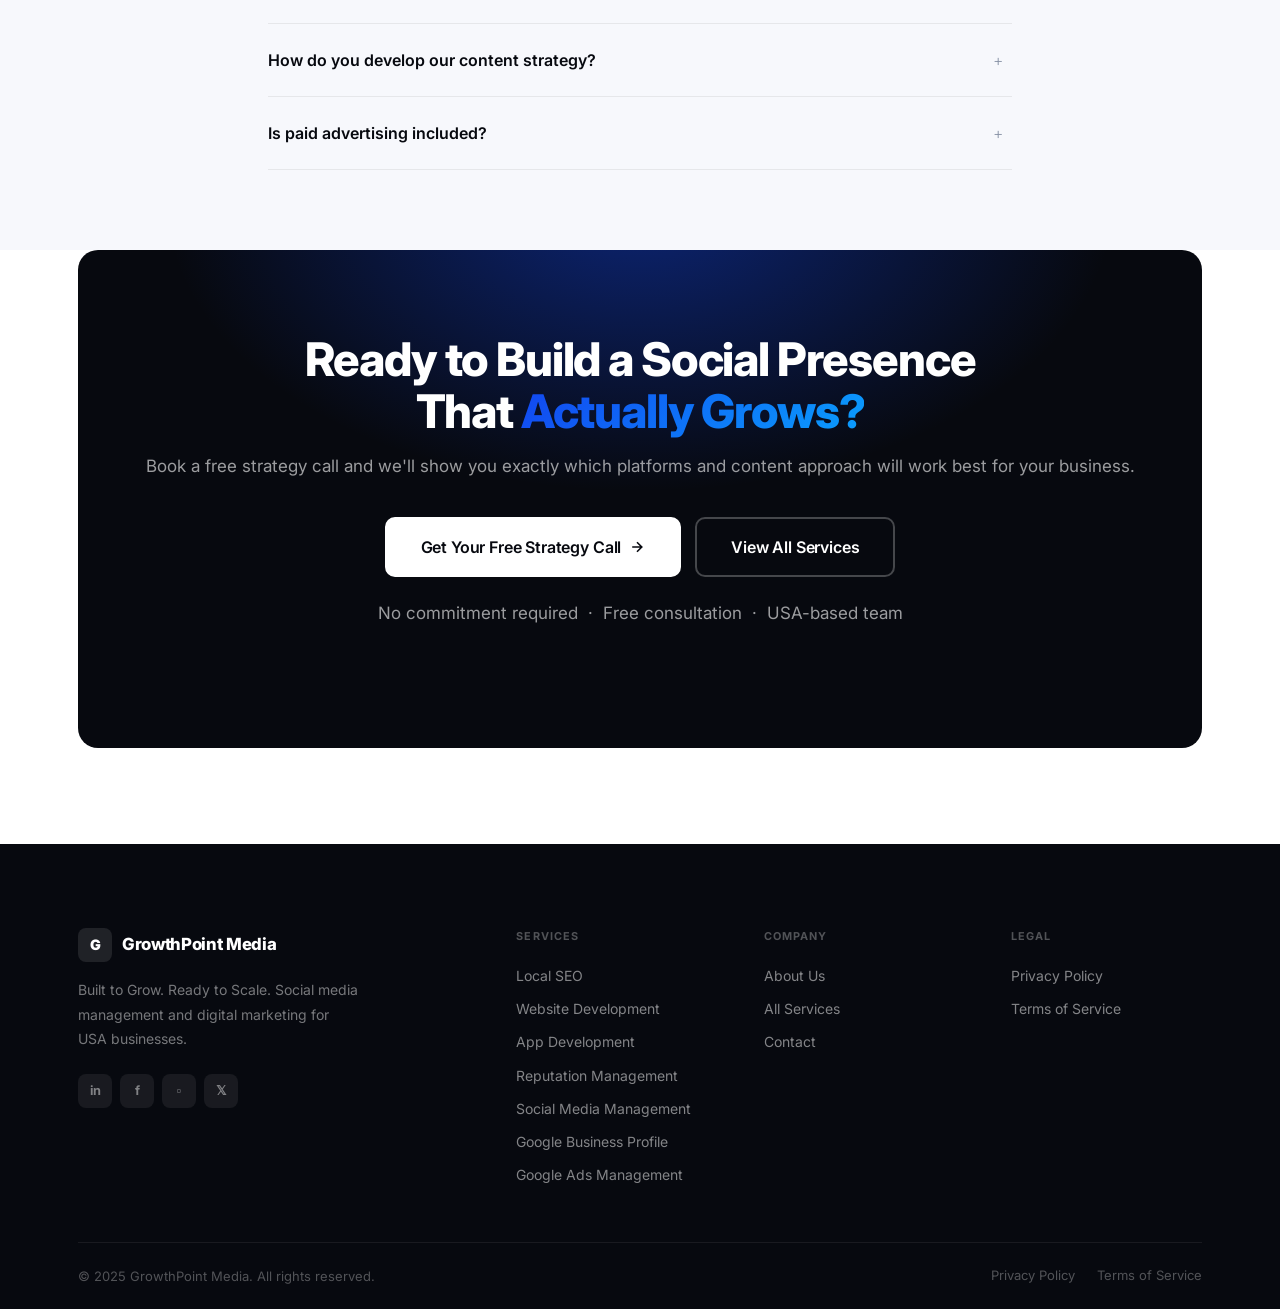
<file: services/social-media-management.html>
<!DOCTYPE html>
<html lang="en">
<head>
  <meta charset="UTF-8">
  <meta name="viewport" content="width=device-width, initial-scale=1.0">
  <title>Social Media Management Services | GrowthPoint Media — Build Your Brand Online</title>
  <meta name="description" content="GrowthPoint Media's Social Media Management services deliver strategic content creation, consistent publishing, and community management across Facebook, Instagram, LinkedIn, TikTok, and X. USA businesses — three flexible tiers.">
  <meta name="keywords" content="social media management services USA, social media marketing, Instagram management, Facebook management, TikTok content creation, social media agency">
  <meta name="robots" content="index, follow">
  <link rel="canonical" href="https://www.growthpointmedia.com/services/social-media-management.html">
  <meta property="og:type" content="website">
  <meta property="og:url" content="https://www.growthpointmedia.com/services/social-media-management.html">
  <meta property="og:title" content="Social Media Management Services | GrowthPoint Media">
  <meta property="og:description" content="Strategic content creation and community management across Facebook, Instagram, LinkedIn, TikTok, and X. Three flexible tiers for USA businesses.">
  <link rel="stylesheet" href="../assets/css/style.css">
  <script type="application/ld+json">
  {
    "@context": "https://schema.org",
    "@type": "Service",
    "name": "Social Media Management",
    "serviceType": "Social Media Marketing",
    "provider": {"@type": "Organization","name": "GrowthPoint Media","url": "https://www.growthpointmedia.com"},
    "areaServed": {"@type": "Country","name": "United States"},
    "description": "Social media management including strategic content creation, consistent publishing, community management, branded graphics, reels, stories, and performance reporting across Facebook, Instagram, LinkedIn, TikTok, and X.",
    "url": "https://www.growthpointmedia.com/services/social-media-management.html"
  }
  </script>
  <script type="application/ld+json">
  {
    "@context": "https://schema.org",
    "@type": "BreadcrumbList",
    "itemListElement": [
      {"@type": "ListItem","position": 1,"name": "Home","item": "https://www.growthpointmedia.com/"},
      {"@type": "ListItem","position": 2,"name": "Services","item": "https://www.growthpointmedia.com/services.html"},
      {"@type": "ListItem","position": 3,"name": "Social Media Management","item": "https://www.growthpointmedia.com/services/social-media-management.html"}
    ]
  }
  </script>
  <script type="application/ld+json">
  {
    "@context": "https://schema.org",
    "@type": "FAQPage",
    "mainEntity": [
      {"@type": "Question","name": "What social media platforms do you manage?","acceptedAnswer": {"@type": "Answer","text": "We manage Facebook, Instagram, LinkedIn, TikTok, and X (formerly Twitter). The Essential tier covers 2 platforms, Growth covers 3, and Scale covers 4 platforms. We'll recommend the best platforms for your specific business and audience during the strategy phase."}},
      {"@type": "Question","name": "What content do you create?","acceptedAnswer": {"@type": "Answer","text": "We create a full range of social content including static graphics posts, Reels/short-form videos, Stories, carousels, and written captions. All content is brand-aligned, uses your visual identity, and is designed to engage your specific audience and support your business goals."}},
      {"@type": "Question","name": "Do you engage with our audience?","acceptedAnswer": {"@type": "Answer","text": "Yes. All tiers include community engagement. Essential includes basic community engagement and comment monitoring. Growth adds full community engagement across more touchpoints. Scale adds advanced community management with more comprehensive interaction handling across all platforms."}},
      {"@type": "Question","name": "How do you develop the content strategy?","acceptedAnswer": {"@type": "Answer","text": "We start with a discovery session to understand your brand, audience, competitors, and goals. From this we build a content strategy that defines themes, post formats, messaging pillars, and a content calendar. Growth and Scale tiers include monthly strategy calls to continuously refine the approach based on performance data."}},
      {"@type": "Question","name": "Is ad spend included?","acceptedAnswer": {"@type": "Answer","text": "No. Our social media management service covers organic content creation, scheduling, and community management. Paid social media advertising (boosted posts, paid campaigns) is not included but can be discussed separately if you want to accelerate growth with paid amplification."}}
    ]
  }
  </script>
</head>
<body>

<nav class="nav" role="navigation" aria-label="Main navigation">
  <div class="nav__inner">
    <a href="../index.html" class="nav__logo"><div class="nav__logo-icon">G</div>GrowthPoint Media</a>
    <div class="nav__menu">
      <a href="../index.html" class="nav__link">Home</a>
      <a href="../about.html" class="nav__link">About</a>
      <div class="nav__dropdown">
        <button class="nav__link nav__dropdown-toggle active">Services<svg viewBox="0 0 16 16" fill="none" stroke="currentColor" stroke-width="2"><path d="M4 6l4 4 4-4"/></svg></button>
        <div class="nav__dropdown-menu">
          <a href="local-seo.html" class="nav__dropdown-item"><span class="nav__dropdown-icon">&#128269;</span>Local SEO</a>
          <a href="website-development.html" class="nav__dropdown-item"><span class="nav__dropdown-icon">&#128187;</span>Website Development</a>
          <a href="app-development.html" class="nav__dropdown-item"><span class="nav__dropdown-icon">&#128241;</span>App Development</a>
          <a href="reputation-management.html" class="nav__dropdown-item"><span class="nav__dropdown-icon">&#11088;</span>Reputation Management</a>
          <a href="social-media-management.html" class="nav__dropdown-item"><span class="nav__dropdown-icon">&#128227;</span>Social Media</a>
          <a href="google-business-profile.html" class="nav__dropdown-item"><span class="nav__dropdown-icon">&#128205;</span>Google Business Profile</a>
          <a href="google-ads-management.html" class="nav__dropdown-item"><span class="nav__dropdown-icon">&#127919;</span>Google Ads</a>
        </div>
      </div>
      <a href="../contact.html" class="nav__link">Contact</a>
    </div>
    <div class="nav__actions">
      <a href="../services.html" class="btn btn--outline btn--sm">Our Services</a>
      <a href="../contact.html" class="btn btn--primary btn--sm">Get Started</a>
    </div>
    <button class="nav__toggle" aria-label="Toggle mobile menu"><span></span><span></span><span></span></button>
  </div>
</nav>
<div class="nav__mobile">
  <a href="../index.html" class="nav__mobile-link">Home</a>
  <a href="../about.html" class="nav__mobile-link">About</a>
  <div class="nav__mobile-section-title">Services</div>
  <a href="local-seo.html" class="nav__mobile-link">Local SEO</a>
  <a href="website-development.html" class="nav__mobile-link">Website Development</a>
  <a href="app-development.html" class="nav__mobile-link">App Development</a>
  <a href="reputation-management.html" class="nav__mobile-link">Reputation Management</a>
  <a href="social-media-management.html" class="nav__mobile-link">Social Media Management</a>
  <a href="google-business-profile.html" class="nav__mobile-link">Google Business Profile</a>
  <a href="google-ads-management.html" class="nav__mobile-link">Google Ads Management</a>
  <div class="nav__mobile-divider"></div>
  <a href="../contact.html" class="nav__mobile-link">Contact</a>
  <div class="nav__mobile-cta"><a href="../contact.html" class="btn btn--primary">Get a Free Strategy Call</a></div>
</div>

<main>

<section class="page-hero">
  <div class="container">
    <div class="page-hero__inner">
      <nav class="breadcrumb" aria-label="Breadcrumb">
        <a href="../index.html">Home</a><span>/</span><a href="../services.html">Services</a><span>/</span><span style="color: var(--txt-2);">Social Media Management</span>
      </nav>
      <div class="badge badge--accent animate-fade-up" style="margin-bottom: 16px; display: inline-flex;">Social Media Management</div>
      <h1 class="animate-fade-up animate-fade-up--1">Build Your Brand.<br><span class="text-gradient">Own Your Audience.</span></h1>
      <p class="animate-fade-up animate-fade-up--2">Strategic content creation, consistent publishing, and authentic community management across every platform your customers use — handled by specialists who know what drives engagement and growth.</p>
      <div class="hero__actions animate-fade-up animate-fade-up--3" style="justify-content: flex-start; margin-top: 32px;">
        <a href="../contact.html" class="btn btn--primary btn--lg">Grow Your Social Presence<svg class="btn-arrow" viewBox="0 0 20 20" fill="none" stroke="currentColor" stroke-width="2"><path d="M4 10h12M10 4l6 6-6 6"/></svg></a>
        <a href="../contact.html" class="btn btn--outline btn--lg">Free Strategy Call</a>
      </div>
    </div>
  </div>
</section>

<section style="background: var(--bg-2); padding: 80px 0;">
  <div class="container">
    <div class="section-header section-header--center reveal">
      <span class="badge">Platforms We Manage</span>
      <h2>Wherever Your Customers Are, <span class="text-gradient">We'll Be There</span></h2>
    </div>
    <div class="grid-3">
      <div class="value-card reveal reveal-delay-1" style="align-items: center; text-align: center;">
        <div class="value-icon" style="margin: 0 auto;">&#128247;</div>
        <h4>Instagram</h4>
        <p>Visual storytelling, Reels, Stories, and branded grid content that builds followers and engagement.</p>
      </div>
      <div class="value-card reveal reveal-delay-2" style="align-items: center; text-align: center;">
        <div class="value-icon" style="margin: 0 auto;">&#128100;</div>
        <h4>Facebook</h4>
        <p>Community-building posts, videos, and engagement that keep your brand top-of-mind.</p>
      </div>
      <div class="value-card reveal reveal-delay-3" style="align-items: center; text-align: center;">
        <div class="value-icon" style="margin: 0 auto;">&#128188;</div>
        <h4>LinkedIn</h4>
        <p>Professional thought leadership content that builds authority and generates B2B opportunities.</p>
      </div>
      <div class="value-card reveal reveal-delay-1" style="align-items: center; text-align: center;">
        <div class="value-icon" style="margin: 0 auto;">&#127918;</div>
        <h4>TikTok</h4>
        <p>Short-form video content designed for organic reach and brand discovery among new audiences.</p>
      </div>
      <div class="value-card reveal reveal-delay-2" style="align-items: center; text-align: center;">
        <div class="value-icon" style="margin: 0 auto;">&#128140;</div>
        <h4>X (Twitter)</h4>
        <p>Real-time engagement, brand voice, and conversation management on the world's conversation platform.</p>
      </div>
      <div class="value-card reveal reveal-delay-3" style="align-items: center; text-align: center;">
        <div class="value-icon" style="margin: 0 auto;">&#128200;</div>
        <h4>Performance Analytics</h4>
        <p>Monthly performance reports with insights on reach, engagement, follower growth, and content effectiveness.</p>
      </div>
    </div>
  </div>
</section>

<!-- Tiers -->
<section>
  <div class="container">
    <div class="section-header section-header--center reveal">
      <span class="badge">Service Tiers</span>
      <h2>Choose the Social Presence <span class="text-gradient">Your Brand Deserves</span></h2>
      <p>Paid ad spend is not included. All tiers cover organic content creation, scheduling, and community management.</p>
    </div>
    <div class="tier-grid">
      <div class="tier-card reveal reveal-delay-1">
        <div class="tier-name">Essential</div>
        <div class="tier-tagline">Consistent presence on 2 platforms</div>
        <div class="tier-divider"></div>
        <div class="feature-list">
          <div class="feature-item"><span class="feature-check">&#10003;</span>2 Social Platforms</div>
          <div class="feature-item"><span class="feature-check">&#10003;</span>8 Static Posts / month</div>
          <div class="feature-item"><span class="feature-check">&#10003;</span>2 Reels / Videos / mo</div>
          <div class="feature-item"><span class="feature-check">&#10003;</span>4 Stories / month</div>
          <div class="feature-item"><span class="feature-check">&#10003;</span>Caption Writing</div>
          <div class="feature-item"><span class="feature-check">&#10003;</span>Hashtag Strategy</div>
          <div class="feature-item"><span class="feature-check">&#10003;</span>Branded Graphics</div>
          <div class="feature-item"><span class="feature-check">&#10003;</span>Content Calendar</div>
          <div class="feature-item"><span class="feature-check">&#10003;</span>Scheduling &amp; Publishing</div>
          <div class="feature-item"><span class="feature-check">&#10003;</span>Basic Community Engagement</div>
          <div class="feature-item"><span class="feature-check">&#10003;</span>Comment Monitoring</div>
          <div class="feature-item"><span class="feature-x">&#8722;</span>Competitor Analysis</div>
          <div class="feature-item"><span class="feature-check">&#10003;</span>Monthly Performance Report</div>
          <div class="feature-item"><span class="feature-check">&#10003;</span>Basic Content Strategy</div>
          <div class="feature-item"><span class="feature-x">&#8722;</span>Monthly Strategy Call</div>
        </div>
        <a href="../contact.html" class="btn btn--outline tier-cta">Get Started</a>
      </div>
      <div class="tier-card tier-card--popular reveal reveal-delay-2">
        <div class="tier-popular-badge">&#9733; Most Popular</div>
        <div class="tier-name">Growth</div>
        <div class="tier-tagline">High-quality content across 3 platforms with strategy</div>
        <div class="tier-divider"></div>
        <div class="feature-list">
          <div class="feature-item"><span class="feature-check">&#10003;</span>3 Social Platforms</div>
          <div class="feature-item"><span class="feature-check">&#10003;</span>12 Static Posts / month</div>
          <div class="feature-item"><span class="feature-check">&#10003;</span>4 Reels / Videos / mo</div>
          <div class="feature-item"><span class="feature-check">&#10003;</span>8 Stories / month</div>
          <div class="feature-item"><span class="feature-check">&#10003;</span>Caption Writing</div>
          <div class="feature-item"><span class="feature-check">&#10003;</span>Hashtag Strategy</div>
          <div class="feature-item"><span class="feature-check">&#10003;</span>Branded Graphics</div>
          <div class="feature-item"><span class="feature-check">&#10003;</span>Content Calendar</div>
          <div class="feature-item"><span class="feature-check">&#10003;</span>Scheduling &amp; Publishing</div>
          <div class="feature-item"><span class="feature-check">&#10003;</span>Full Community Engagement</div>
          <div class="feature-item"><span class="feature-check">&#10003;</span>Comment Monitoring</div>
          <div class="feature-item"><span class="feature-check">&#10003;</span>Competitor Analysis</div>
          <div class="feature-item"><span class="feature-check">&#10003;</span>Monthly Performance Report</div>
          <div class="feature-item"><span class="feature-check">&#10003;</span>Advanced Content Strategy</div>
          <div class="feature-item"><span class="feature-check">&#10003;</span>Monthly Strategy Call</div>
        </div>
        <a href="../contact.html" class="btn btn--primary tier-cta">Get Started</a>
      </div>
      <div class="tier-card reveal reveal-delay-3">
        <div class="tier-name">Scale</div>
        <div class="tier-tagline">Dominant presence across 4 platforms</div>
        <div class="tier-divider"></div>
        <div class="feature-list">
          <div class="feature-item"><span class="feature-check">&#10003;</span>4 Social Platforms</div>
          <div class="feature-item"><span class="feature-check">&#10003;</span>16 Static Posts / month</div>
          <div class="feature-item"><span class="feature-check">&#10003;</span>8 Reels / Videos / mo</div>
          <div class="feature-item"><span class="feature-check">&#10003;</span>12 Stories / month</div>
          <div class="feature-item"><span class="feature-check">&#10003;</span>Caption Writing</div>
          <div class="feature-item"><span class="feature-check">&#10003;</span>Hashtag Strategy</div>
          <div class="feature-item"><span class="feature-check">&#10003;</span>Branded Graphics</div>
          <div class="feature-item"><span class="feature-check">&#10003;</span>Content Calendar</div>
          <div class="feature-item"><span class="feature-check">&#10003;</span>Scheduling &amp; Publishing</div>
          <div class="feature-item"><span class="feature-check">&#10003;</span>Advanced Community Engagement</div>
          <div class="feature-item"><span class="feature-check">&#10003;</span>Comment Monitoring</div>
          <div class="feature-item"><span class="feature-check">&#10003;</span>Competitor Analysis</div>
          <div class="feature-item"><span class="feature-check">&#10003;</span>Monthly Performance Report</div>
          <div class="feature-item"><span class="feature-check">&#10003;</span>Advanced Content Strategy</div>
          <div class="feature-item"><span class="feature-check">&#10003;</span>Monthly Strategy Call</div>
        </div>
        <a href="../contact.html" class="btn btn--outline tier-cta">Get Started</a>
      </div>
    </div>
  </div>
</section>

<!-- FAQ -->
<section style="background: var(--bg-2); padding: 80px 0;">
  <div class="container container--narrow">
    <div class="section-header section-header--center reveal">
      <span class="badge">FAQ</span>
      <h2>Questions About <span class="text-gradient">Social Media Management</span></h2>
    </div>
    <div class="faq-list reveal">
      <div class="faq-item">
        <div class="faq-question">What platforms do you manage?<span class="faq-icon">+</span></div>
        <div class="faq-answer"><div class="faq-answer__inner">We manage Facebook, Instagram, LinkedIn, TikTok, and X (formerly Twitter). Essential covers 2 platforms, Growth covers 3, and Scale covers 4. We'll recommend the best platforms for your business and audience during the strategy phase.</div></div>
      </div>
      <div class="faq-item">
        <div class="faq-question">What types of content do you create?<span class="faq-icon">+</span></div>
        <div class="faq-answer"><div class="faq-answer__inner">We create static graphic posts, Reels and short-form videos, Stories, and written captions. All content is brand-aligned, uses your visual identity and colors, and is designed to engage your specific audience and support your business goals.</div></div>
      </div>
      <div class="faq-item">
        <div class="faq-question">Do you engage with our followers?<span class="faq-icon">+</span></div>
        <div class="faq-answer"><div class="faq-answer__inner">Yes. All tiers include community engagement. Essential includes basic engagement and comment monitoring. Growth adds full community engagement. Scale adds advanced community management with comprehensive interaction handling across all platforms.</div></div>
      </div>
      <div class="faq-item">
        <div class="faq-question">How do you develop our content strategy?<span class="faq-icon">+</span></div>
        <div class="faq-answer"><div class="faq-answer__inner">We start with a discovery session to understand your brand, audience, competitors, and goals. We then build a content strategy defining themes, formats, messaging pillars, and a content calendar. Growth and Scale tiers include monthly strategy calls to continuously refine based on performance data.</div></div>
      </div>
      <div class="faq-item">
        <div class="faq-question">Is paid advertising included?<span class="faq-icon">+</span></div>
        <div class="faq-answer"><div class="faq-answer__inner">No. This service covers organic content creation, scheduling, and community management. Paid social media advertising (boosted posts, paid campaigns) and ad spend are not included. If you want to amplify reach with paid social, we can discuss that separately.</div></div>
      </div>
    </div>
  </div>
</section>

<section class="cta-section">
  <div class="container">
    <div class="cta-box reveal">
      <div class="cta-box__inner">
        <h2>Ready to Build a Social Presence That <span class="text-gradient">Actually Grows?</span></h2>
        <p>Book a free strategy call and we'll show you exactly which platforms and content approach will work best for your business.</p>
        <div class="cta-box__actions">
          <a href="../contact.html" class="btn btn--primary btn--lg">Get Your Free Strategy Call<svg class="btn-arrow" viewBox="0 0 20 20" fill="none" stroke="currentColor" stroke-width="2"><path d="M4 10h12M10 4l6 6-6 6"/></svg></a>
          <a href="../services.html" class="btn btn--outline btn--lg">View All Services</a>
        </div>
        <p class="cta-box__trust">No commitment required &nbsp;·&nbsp; Free consultation &nbsp;·&nbsp; USA-based team</p>
      </div>
    </div>
  </div>
</section>

</main>

<footer class="footer" role="contentinfo">
  <div class="container">
    <div class="footer__top">
      <div class="footer__brand">
        <a href="../index.html" class="nav__logo"><div class="nav__logo-icon">G</div>GrowthPoint Media</a>
        <p>Built to Grow. Ready to Scale. Social media management and digital marketing for USA businesses.</p>
        <div class="footer__social"><a href="#" class="footer__social-link" aria-label="LinkedIn">in</a><a href="#" class="footer__social-link" aria-label="Facebook">f</a><a href="#" class="footer__social-link" aria-label="Instagram">&#9643;</a><a href="#" class="footer__social-link" aria-label="X">𝕏</a></div>
      </div>
      <div><div class="footer__col-title">Services</div><nav class="footer__links"><a href="local-seo.html">Local SEO</a><a href="website-development.html">Website Development</a><a href="app-development.html">App Development</a><a href="reputation-management.html">Reputation Management</a><a href="social-media-management.html">Social Media Management</a><a href="google-business-profile.html">Google Business Profile</a><a href="google-ads-management.html">Google Ads Management</a></nav></div>
      <div><div class="footer__col-title">Company</div><nav class="footer__links"><a href="../about.html">About Us</a><a href="../services.html">All Services</a><a href="../contact.html">Contact</a></nav></div>
      <div><div class="footer__col-title">Legal</div><nav class="footer__links"><a href="../privacy-policy.html">Privacy Policy</a><a href="../terms.html">Terms of Service</a></nav></div>
    </div>
    <div class="footer__bottom">
      <p class="footer__copy">&copy; 2025 GrowthPoint Media. All rights reserved.</p>
      <div class="footer__legal"><a href="../privacy-policy.html">Privacy Policy</a><a href="../terms.html">Terms of Service</a></div>
    </div>
  </div>
</footer>
<script src="../assets/js/main.js"></script>
</body>
</html>
</file>
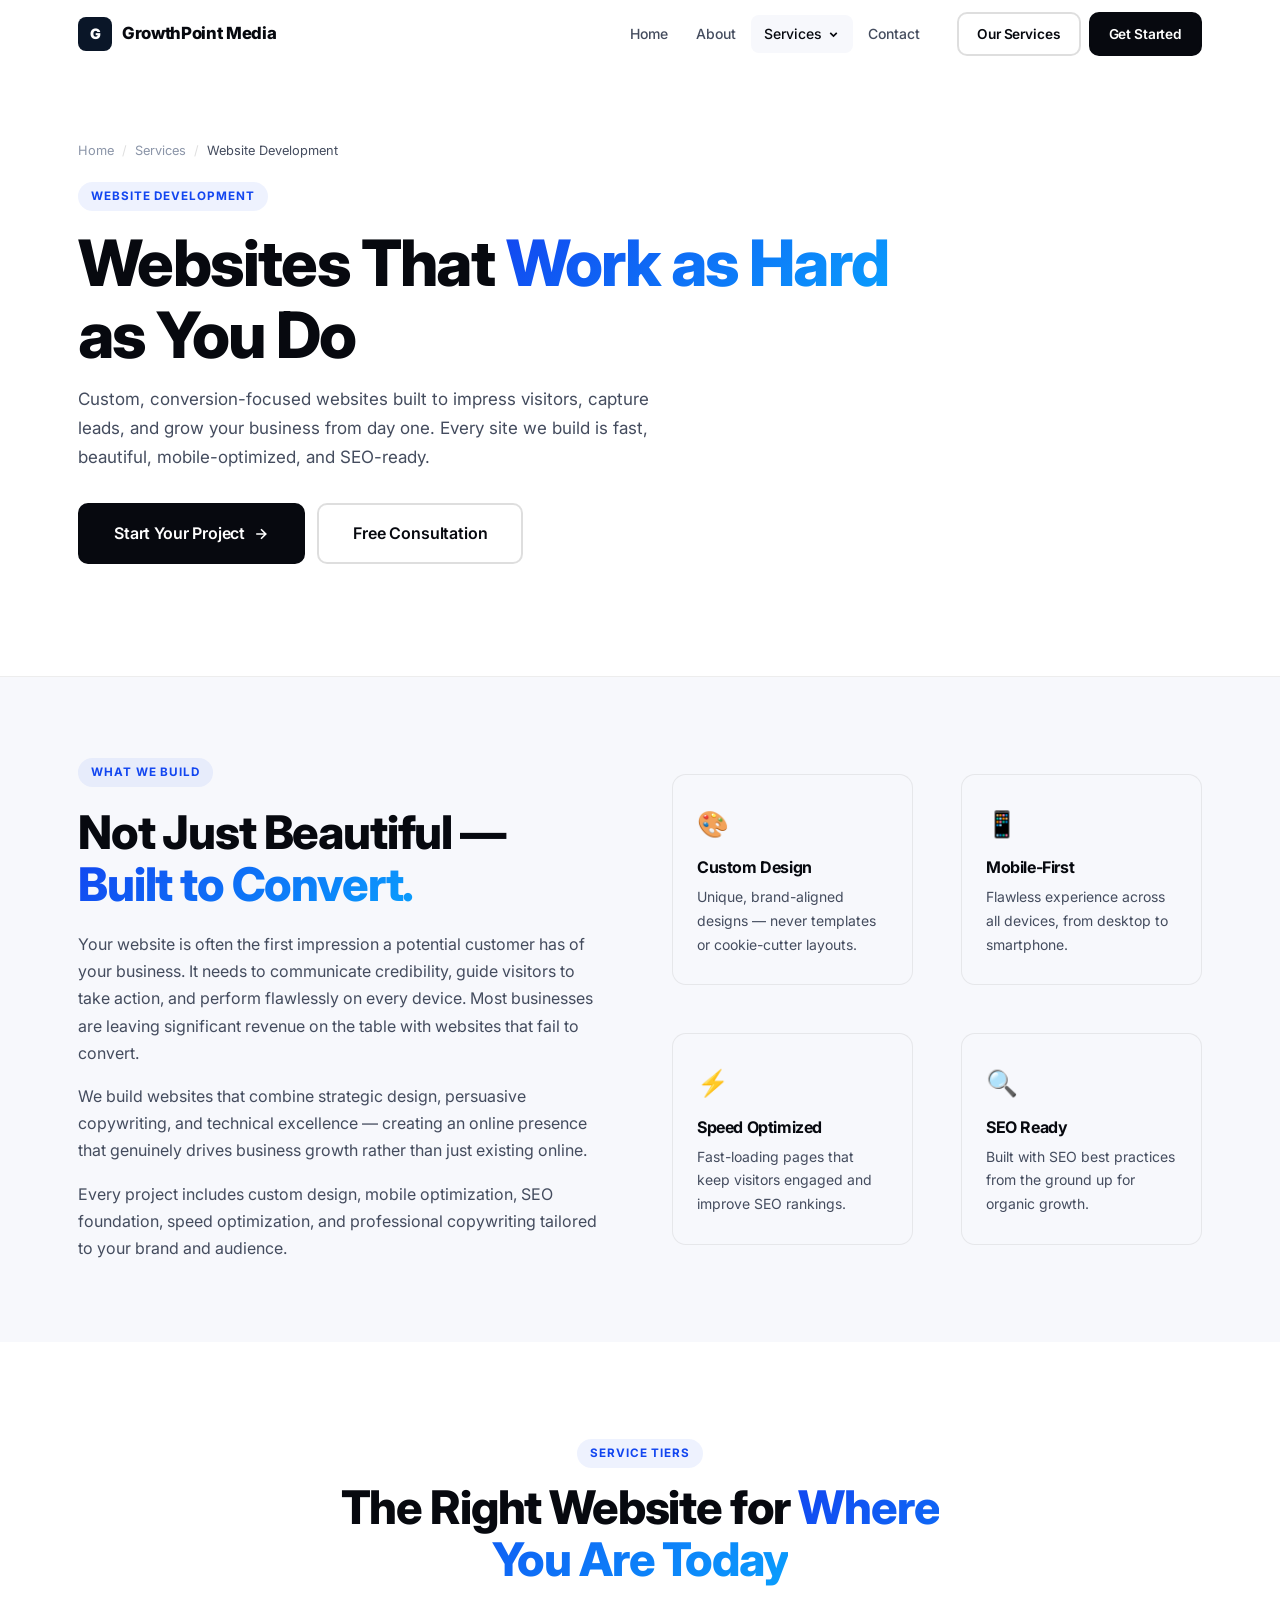
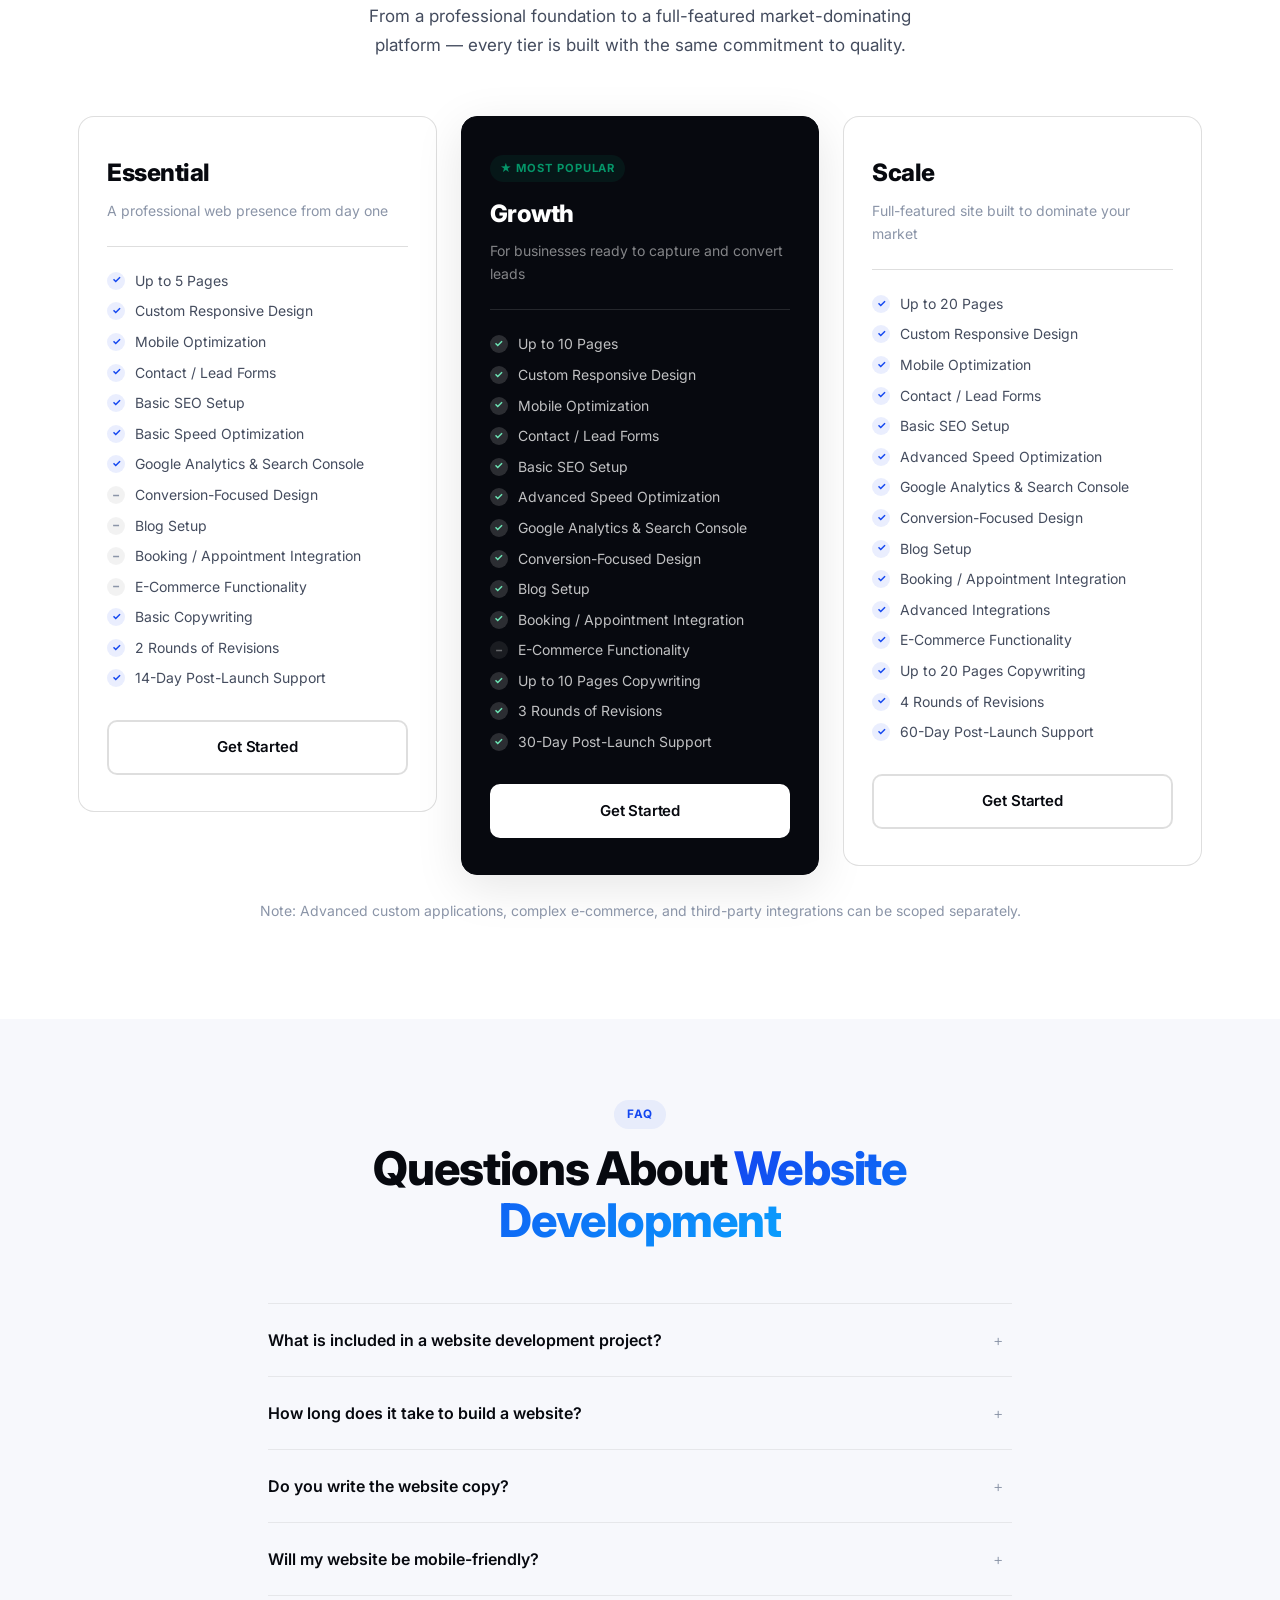
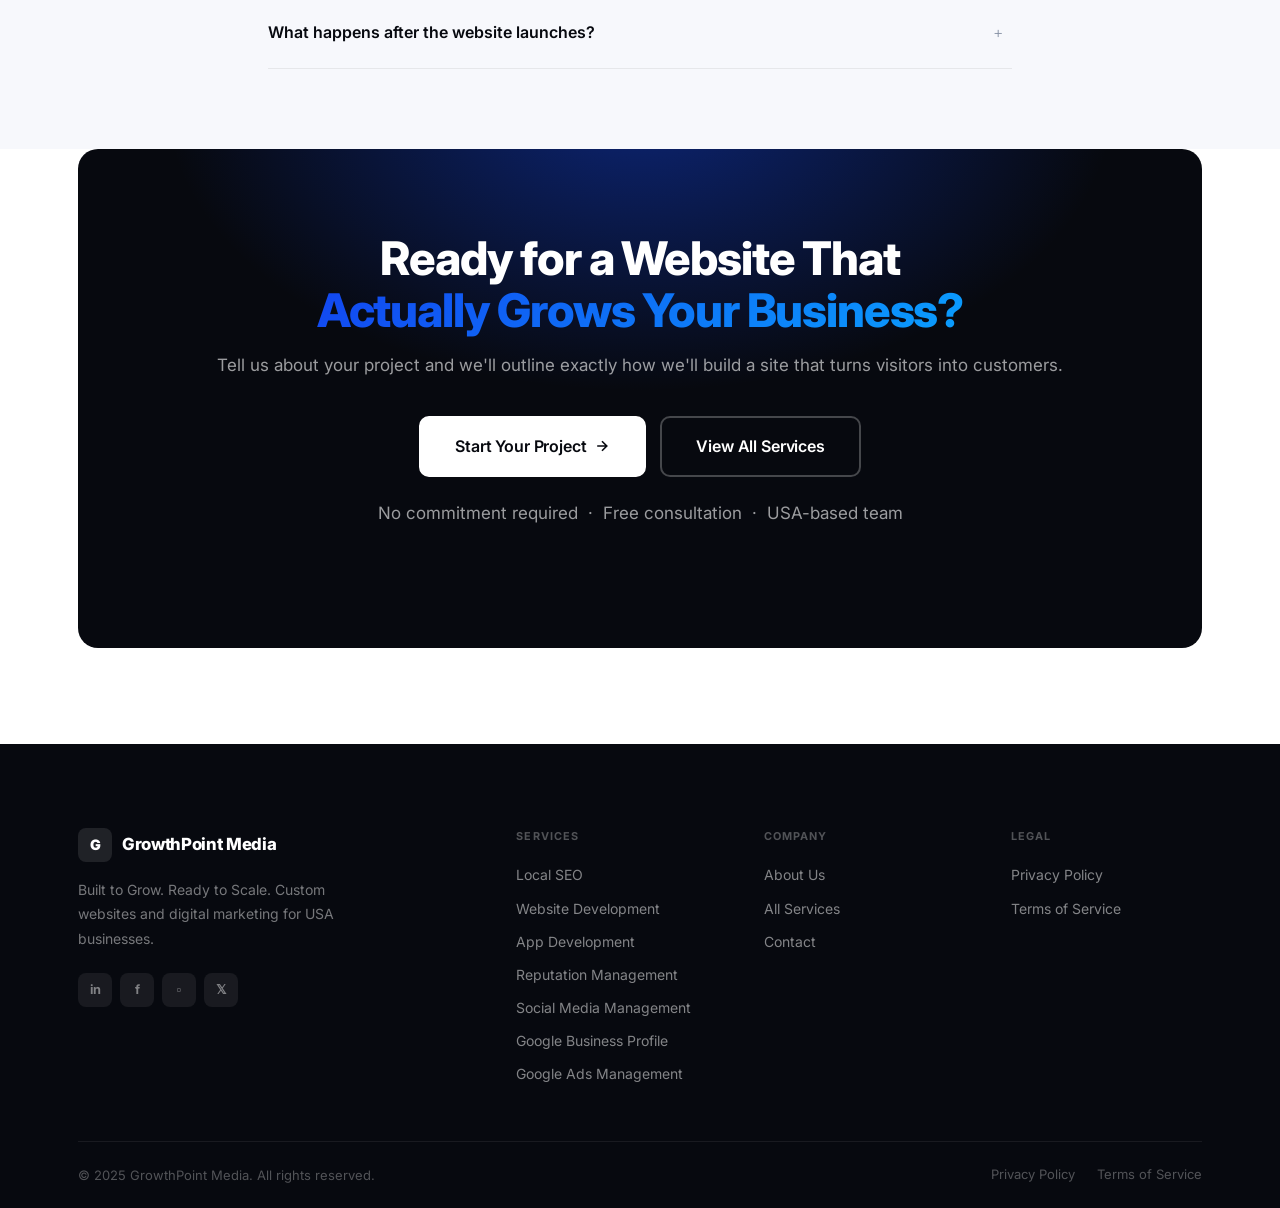
<file: services/website-development.html>
<!DOCTYPE html>
<html lang="en">
<head>
  <meta charset="UTF-8">
  <meta name="viewport" content="width=device-width, initial-scale=1.0">
  <title>Website Development Services | GrowthPoint Media — Custom Websites That Convert</title>
  <meta name="description" content="GrowthPoint Media builds custom, conversion-focused websites for USA businesses. From professional 5-page sites to full e-commerce platforms — responsive design, speed optimization, SEO setup, and copywriting included.">
  <meta name="keywords" content="website development services USA, custom website design, conversion-focused web design, business website development, responsive web design">
  <meta name="robots" content="index, follow">
  <link rel="canonical" href="https://www.growthpointmedia.com/services/website-development.html">
  <meta property="og:type" content="website">
  <meta property="og:url" content="https://www.growthpointmedia.com/services/website-development.html">
  <meta property="og:title" content="Website Development Services | GrowthPoint Media">
  <meta property="og:description" content="Custom, conversion-focused websites built to grow your business. Three flexible tiers from professional presence to full-featured market-dominating sites.">
  <link rel="stylesheet" href="../assets/css/style.css">
  <script type="application/ld+json">
  {
    "@context": "https://schema.org",
    "@type": "Service",
    "name": "Website Development",
    "serviceType": "Web Design and Development",
    "provider": {"@type": "Organization","name": "GrowthPoint Media","url": "https://www.growthpointmedia.com"},
    "areaServed": {"@type": "Country","name": "United States"},
    "description": "Custom, conversion-focused websites built to grow your business. Includes responsive design, mobile optimization, SEO setup, speed optimization, lead forms, and copywriting.",
    "url": "https://www.growthpointmedia.com/services/website-development.html"
  }
  </script>
  <script type="application/ld+json">
  {
    "@context": "https://schema.org",
    "@type": "BreadcrumbList",
    "itemListElement": [
      {"@type": "ListItem","position": 1,"name": "Home","item": "https://www.growthpointmedia.com/"},
      {"@type": "ListItem","position": 2,"name": "Services","item": "https://www.growthpointmedia.com/services.html"},
      {"@type": "ListItem","position": 3,"name": "Website Development","item": "https://www.growthpointmedia.com/services/website-development.html"}
    ]
  }
  </script>
  <script type="application/ld+json">
  {
    "@context": "https://schema.org",
    "@type": "FAQPage",
    "mainEntity": [
      {"@type": "Question","name": "What is included in a website development project?","acceptedAnswer": {"@type": "Answer","text": "Our website development service includes custom responsive design, mobile optimization, contact and lead forms, basic SEO setup, speed optimization, Google Analytics integration, and copywriting. Higher tiers also include conversion-focused design, blog setup, booking integrations, advanced integrations, and e-commerce functionality."}},
      {"@type": "Question","name": "How long does it take to build a website?","acceptedAnswer": {"@type": "Answer","text": "A typical website development project takes 3-8 weeks from kickoff to launch depending on the tier, number of pages, and revision cycles. The Essential tier (up to 5 pages) typically takes 3-4 weeks, while the Scale tier (up to 20 pages with advanced features) may take 6-8 weeks."}},
      {"@type": "Question","name": "Do you provide website copywriting?","acceptedAnswer": {"@type": "Answer","text": "Yes. All tiers include copywriting. The Essential tier includes basic copywriting, the Growth tier includes copywriting for up to 10 pages, and the Scale tier includes copywriting for up to 20 pages. Our copy is written to be both compelling for visitors and optimized for search engines."}},
      {"@type": "Question","name": "Will my website be mobile-friendly?","acceptedAnswer": {"@type": "Answer","text": "Absolutely. All websites we build are fully responsive and mobile-optimized as a standard feature across all tiers. With more than 60% of web traffic coming from mobile devices, this is non-negotiable in everything we build."}},
      {"@type": "Question","name": "What post-launch support is provided?","acceptedAnswer": {"@type": "Answer","text": "All tiers include post-launch support: 14 days for Essential, 30 days for Growth, and 60 days for Scale. During this period, we address any bugs, make minor adjustments, and ensure everything is running smoothly."}}
    ]
  }
  </script>
</head>
<body>

<nav class="nav" role="navigation" aria-label="Main navigation">
  <div class="nav__inner">
    <a href="../index.html" class="nav__logo"><div class="nav__logo-icon">G</div>GrowthPoint Media</a>
    <div class="nav__menu">
      <a href="../index.html" class="nav__link">Home</a>
      <a href="../about.html" class="nav__link">About</a>
      <div class="nav__dropdown">
        <button class="nav__link nav__dropdown-toggle active">Services<svg viewBox="0 0 16 16" fill="none" stroke="currentColor" stroke-width="2"><path d="M4 6l4 4 4-4"/></svg></button>
        <div class="nav__dropdown-menu">
          <a href="local-seo.html" class="nav__dropdown-item"><span class="nav__dropdown-icon">&#128269;</span>Local SEO</a>
          <a href="website-development.html" class="nav__dropdown-item"><span class="nav__dropdown-icon">&#128187;</span>Website Development</a>
          <a href="app-development.html" class="nav__dropdown-item"><span class="nav__dropdown-icon">&#128241;</span>App Development</a>
          <a href="reputation-management.html" class="nav__dropdown-item"><span class="nav__dropdown-icon">&#11088;</span>Reputation Management</a>
          <a href="social-media-management.html" class="nav__dropdown-item"><span class="nav__dropdown-icon">&#128227;</span>Social Media</a>
          <a href="google-business-profile.html" class="nav__dropdown-item"><span class="nav__dropdown-icon">&#128205;</span>Google Business Profile</a>
          <a href="google-ads-management.html" class="nav__dropdown-item"><span class="nav__dropdown-icon">&#127919;</span>Google Ads</a>
        </div>
      </div>
      <a href="../contact.html" class="nav__link">Contact</a>
    </div>
    <div class="nav__actions">
      <a href="../services.html" class="btn btn--outline btn--sm">Our Services</a>
      <a href="../contact.html" class="btn btn--primary btn--sm">Get Started</a>
    </div>
    <button class="nav__toggle" aria-label="Toggle mobile menu"><span></span><span></span><span></span></button>
  </div>
</nav>
<div class="nav__mobile">
  <a href="../index.html" class="nav__mobile-link">Home</a>
  <a href="../about.html" class="nav__mobile-link">About</a>
  <div class="nav__mobile-section-title">Services</div>
  <a href="local-seo.html" class="nav__mobile-link">Local SEO</a>
  <a href="website-development.html" class="nav__mobile-link">Website Development</a>
  <a href="app-development.html" class="nav__mobile-link">App Development</a>
  <a href="reputation-management.html" class="nav__mobile-link">Reputation Management</a>
  <a href="social-media-management.html" class="nav__mobile-link">Social Media Management</a>
  <a href="google-business-profile.html" class="nav__mobile-link">Google Business Profile</a>
  <a href="google-ads-management.html" class="nav__mobile-link">Google Ads Management</a>
  <div class="nav__mobile-divider"></div>
  <a href="../contact.html" class="nav__mobile-link">Contact</a>
  <div class="nav__mobile-cta"><a href="../contact.html" class="btn btn--primary">Get a Free Strategy Call</a></div>
</div>

<main>

<section class="page-hero">
  <div class="container">
    <div class="page-hero__inner">
      <nav class="breadcrumb" aria-label="Breadcrumb">
        <a href="../index.html">Home</a><span>/</span><a href="../services.html">Services</a><span>/</span><span style="color: var(--txt-2);">Website Development</span>
      </nav>
      <div class="badge badge--accent animate-fade-up" style="margin-bottom: 16px; display: inline-flex;">Website Development</div>
      <h1 class="animate-fade-up animate-fade-up--1">Websites That <span class="text-gradient">Work as Hard</span><br>as You Do</h1>
      <p class="animate-fade-up animate-fade-up--2">Custom, conversion-focused websites built to impress visitors, capture leads, and grow your business from day one. Every site we build is fast, beautiful, mobile-optimized, and SEO-ready.</p>
      <div class="hero__actions animate-fade-up animate-fade-up--3" style="justify-content: flex-start; margin-top: 32px;">
        <a href="../contact.html" class="btn btn--primary btn--lg">Start Your Project<svg class="btn-arrow" viewBox="0 0 20 20" fill="none" stroke="currentColor" stroke-width="2"><path d="M4 10h12M10 4l6 6-6 6"/></svg></a>
        <a href="../contact.html" class="btn btn--outline btn--lg">Free Consultation</a>
      </div>
    </div>
  </div>
</section>

<!-- What We Build -->
<section style="background: var(--bg-2); padding: 80px 0;">
  <div class="container">
    <div class="grid-2" style="align-items: center; gap: 64px;">
      <div class="reveal">
        <span class="badge" style="margin-bottom: 20px; display: inline-flex;">What We Build</span>
        <h2 style="margin-bottom: 20px;">Not Just Beautiful —<br><span class="text-gradient">Built to Convert.</span></h2>
        <p style="margin-bottom: 16px;">Your website is often the first impression a potential customer has of your business. It needs to communicate credibility, guide visitors to take action, and perform flawlessly on every device. Most businesses are leaving significant revenue on the table with websites that fail to convert.</p>
        <p style="margin-bottom: 16px;">We build websites that combine strategic design, persuasive copywriting, and technical excellence — creating an online presence that genuinely drives business growth rather than just existing online.</p>
        <p>Every project includes custom design, mobile optimization, SEO foundation, speed optimization, and professional copywriting tailored to your brand and audience.</p>
      </div>
      <div class="reveal reveal-delay-2">
        <div class="grid-2">
          <div class="value-card">
            <div class="value-icon">&#127912;</div>
            <h4>Custom Design</h4>
            <p>Unique, brand-aligned designs — never templates or cookie-cutter layouts.</p>
          </div>
          <div class="value-card">
            <div class="value-icon">&#128241;</div>
            <h4>Mobile-First</h4>
            <p>Flawless experience across all devices, from desktop to smartphone.</p>
          </div>
          <div class="value-card">
            <div class="value-icon">&#9889;</div>
            <h4>Speed Optimized</h4>
            <p>Fast-loading pages that keep visitors engaged and improve SEO rankings.</p>
          </div>
          <div class="value-card">
            <div class="value-icon">&#128269;</div>
            <h4>SEO Ready</h4>
            <p>Built with SEO best practices from the ground up for organic growth.</p>
          </div>
        </div>
      </div>
    </div>
  </div>
</section>

<!-- Tiers -->
<section>
  <div class="container">
    <div class="section-header section-header--center reveal">
      <span class="badge">Service Tiers</span>
      <h2>The Right Website for <span class="text-gradient">Where You Are Today</span></h2>
      <p>From a professional foundation to a full-featured market-dominating platform — every tier is built with the same commitment to quality.</p>
    </div>
    <div class="tier-grid">
      <div class="tier-card reveal reveal-delay-1">
        <div class="tier-name">Essential</div>
        <div class="tier-tagline">A professional web presence from day one</div>
        <div class="tier-divider"></div>
        <div class="feature-list">
          <div class="feature-item"><span class="feature-check">&#10003;</span>Up to 5 Pages</div>
          <div class="feature-item"><span class="feature-check">&#10003;</span>Custom Responsive Design</div>
          <div class="feature-item"><span class="feature-check">&#10003;</span>Mobile Optimization</div>
          <div class="feature-item"><span class="feature-check">&#10003;</span>Contact / Lead Forms</div>
          <div class="feature-item"><span class="feature-check">&#10003;</span>Basic SEO Setup</div>
          <div class="feature-item"><span class="feature-check">&#10003;</span>Basic Speed Optimization</div>
          <div class="feature-item"><span class="feature-check">&#10003;</span>Google Analytics &amp; Search Console</div>
          <div class="feature-item"><span class="feature-x">&#8722;</span>Conversion-Focused Design</div>
          <div class="feature-item"><span class="feature-x">&#8722;</span>Blog Setup</div>
          <div class="feature-item"><span class="feature-x">&#8722;</span>Booking / Appointment Integration</div>
          <div class="feature-item"><span class="feature-x">&#8722;</span>E-Commerce Functionality</div>
          <div class="feature-item"><span class="feature-check">&#10003;</span>Basic Copywriting</div>
          <div class="feature-item"><span class="feature-check">&#10003;</span>2 Rounds of Revisions</div>
          <div class="feature-item"><span class="feature-check">&#10003;</span>14-Day Post-Launch Support</div>
        </div>
        <a href="../contact.html" class="btn btn--outline tier-cta">Get Started</a>
      </div>
      <div class="tier-card tier-card--popular reveal reveal-delay-2">
        <div class="tier-popular-badge">&#9733; Most Popular</div>
        <div class="tier-name">Growth</div>
        <div class="tier-tagline">For businesses ready to capture and convert leads</div>
        <div class="tier-divider"></div>
        <div class="feature-list">
          <div class="feature-item"><span class="feature-check">&#10003;</span>Up to 10 Pages</div>
          <div class="feature-item"><span class="feature-check">&#10003;</span>Custom Responsive Design</div>
          <div class="feature-item"><span class="feature-check">&#10003;</span>Mobile Optimization</div>
          <div class="feature-item"><span class="feature-check">&#10003;</span>Contact / Lead Forms</div>
          <div class="feature-item"><span class="feature-check">&#10003;</span>Basic SEO Setup</div>
          <div class="feature-item"><span class="feature-check">&#10003;</span>Advanced Speed Optimization</div>
          <div class="feature-item"><span class="feature-check">&#10003;</span>Google Analytics &amp; Search Console</div>
          <div class="feature-item"><span class="feature-check">&#10003;</span>Conversion-Focused Design</div>
          <div class="feature-item"><span class="feature-check">&#10003;</span>Blog Setup</div>
          <div class="feature-item"><span class="feature-check">&#10003;</span>Booking / Appointment Integration</div>
          <div class="feature-item"><span class="feature-x">&#8722;</span>E-Commerce Functionality</div>
          <div class="feature-item"><span class="feature-check">&#10003;</span>Up to 10 Pages Copywriting</div>
          <div class="feature-item"><span class="feature-check">&#10003;</span>3 Rounds of Revisions</div>
          <div class="feature-item"><span class="feature-check">&#10003;</span>30-Day Post-Launch Support</div>
        </div>
        <a href="../contact.html" class="btn btn--primary tier-cta">Get Started</a>
      </div>
      <div class="tier-card reveal reveal-delay-3">
        <div class="tier-name">Scale</div>
        <div class="tier-tagline">Full-featured site built to dominate your market</div>
        <div class="tier-divider"></div>
        <div class="feature-list">
          <div class="feature-item"><span class="feature-check">&#10003;</span>Up to 20 Pages</div>
          <div class="feature-item"><span class="feature-check">&#10003;</span>Custom Responsive Design</div>
          <div class="feature-item"><span class="feature-check">&#10003;</span>Mobile Optimization</div>
          <div class="feature-item"><span class="feature-check">&#10003;</span>Contact / Lead Forms</div>
          <div class="feature-item"><span class="feature-check">&#10003;</span>Basic SEO Setup</div>
          <div class="feature-item"><span class="feature-check">&#10003;</span>Advanced Speed Optimization</div>
          <div class="feature-item"><span class="feature-check">&#10003;</span>Google Analytics &amp; Search Console</div>
          <div class="feature-item"><span class="feature-check">&#10003;</span>Conversion-Focused Design</div>
          <div class="feature-item"><span class="feature-check">&#10003;</span>Blog Setup</div>
          <div class="feature-item"><span class="feature-check">&#10003;</span>Booking / Appointment Integration</div>
          <div class="feature-item"><span class="feature-check">&#10003;</span>Advanced Integrations</div>
          <div class="feature-item"><span class="feature-check">&#10003;</span>E-Commerce Functionality</div>
          <div class="feature-item"><span class="feature-check">&#10003;</span>Up to 20 Pages Copywriting</div>
          <div class="feature-item"><span class="feature-check">&#10003;</span>4 Rounds of Revisions</div>
          <div class="feature-item"><span class="feature-check">&#10003;</span>60-Day Post-Launch Support</div>
        </div>
        <a href="../contact.html" class="btn btn--outline tier-cta">Get Started</a>
      </div>
    </div>
    <p style="text-align: center; margin-top: 24px; font-size: 0.875rem; color: var(--txt-3);">Note: Advanced custom applications, complex e-commerce, and third-party integrations can be scoped separately.</p>
  </div>
</section>

<!-- FAQ -->
<section style="background: var(--bg-2); padding: 80px 0;">
  <div class="container container--narrow">
    <div class="section-header section-header--center reveal">
      <span class="badge">FAQ</span>
      <h2>Questions About <span class="text-gradient">Website Development</span></h2>
    </div>
    <div class="faq-list reveal">
      <div class="faq-item">
        <div class="faq-question">What is included in a website development project?<span class="faq-icon">+</span></div>
        <div class="faq-answer"><div class="faq-answer__inner">All our website projects include custom responsive design, mobile optimization, contact and lead forms, basic SEO setup, speed optimization, and Google Analytics integration. Higher tiers add conversion-focused design, blog setup, booking integrations, e-commerce functionality, and more extensive copywriting.</div></div>
      </div>
      <div class="faq-item">
        <div class="faq-question">How long does it take to build a website?<span class="faq-icon">+</span></div>
        <div class="faq-answer"><div class="faq-answer__inner">A typical project takes 3-8 weeks from kickoff to launch depending on the tier and page count. Essential sites (up to 5 pages) typically take 3-4 weeks. Scale sites (up to 20 pages with advanced features) may take 6-8 weeks. We'll provide a specific timeline at the project kick-off.</div></div>
      </div>
      <div class="faq-item">
        <div class="faq-question">Do you write the website copy?<span class="faq-icon">+</span></div>
        <div class="faq-answer"><div class="faq-answer__inner">Yes. All tiers include professional copywriting — written to be both compelling for visitors and optimized for search engines. Essential includes basic copywriting, Growth includes up to 10 pages, and Scale covers up to 20 pages. Great copy is as important as great design, so we never skip it.</div></div>
      </div>
      <div class="faq-item">
        <div class="faq-question">Will my website be mobile-friendly?<span class="faq-icon">+</span></div>
        <div class="faq-answer"><div class="faq-answer__inner">Absolutely. All websites we build are fully responsive and mobile-optimized as a standard feature across every tier. With the majority of web traffic coming from mobile devices, this is non-negotiable in everything we build.</div></div>
      </div>
      <div class="faq-item">
        <div class="faq-question">What happens after the website launches?<span class="faq-icon">+</span></div>
        <div class="faq-answer"><div class="faq-answer__inner">All tiers include post-launch support: 14 days for Essential, 30 days for Growth, and 60 days for Scale. During this window we address bugs, make minor adjustments, and ensure everything is running smoothly. After that, we offer ongoing maintenance packages and can also support your site's growth through our Local SEO, Google Ads, and other services.</div></div>
      </div>
    </div>
  </div>
</section>

<section class="cta-section">
  <div class="container">
    <div class="cta-box reveal">
      <div class="cta-box__inner">
        <h2>Ready for a Website That <span class="text-gradient">Actually Grows Your Business?</span></h2>
        <p>Tell us about your project and we'll outline exactly how we'll build a site that turns visitors into customers.</p>
        <div class="cta-box__actions">
          <a href="../contact.html" class="btn btn--primary btn--lg">Start Your Project<svg class="btn-arrow" viewBox="0 0 20 20" fill="none" stroke="currentColor" stroke-width="2"><path d="M4 10h12M10 4l6 6-6 6"/></svg></a>
          <a href="../services.html" class="btn btn--outline btn--lg">View All Services</a>
        </div>
        <p class="cta-box__trust">No commitment required &nbsp;·&nbsp; Free consultation &nbsp;·&nbsp; USA-based team</p>
      </div>
    </div>
  </div>
</section>

</main>

<footer class="footer" role="contentinfo">
  <div class="container">
    <div class="footer__top">
      <div class="footer__brand">
        <a href="../index.html" class="nav__logo"><div class="nav__logo-icon">G</div>GrowthPoint Media</a>
        <p>Built to Grow. Ready to Scale. Custom websites and digital marketing for USA businesses.</p>
        <div class="footer__social">
          <a href="#" class="footer__social-link" aria-label="LinkedIn">in</a>
          <a href="#" class="footer__social-link" aria-label="Facebook">f</a>
          <a href="#" class="footer__social-link" aria-label="Instagram">&#9643;</a>
          <a href="#" class="footer__social-link" aria-label="X">𝕏</a>
        </div>
      </div>
      <div><div class="footer__col-title">Services</div><nav class="footer__links"><a href="local-seo.html">Local SEO</a><a href="website-development.html">Website Development</a><a href="app-development.html">App Development</a><a href="reputation-management.html">Reputation Management</a><a href="social-media-management.html">Social Media Management</a><a href="google-business-profile.html">Google Business Profile</a><a href="google-ads-management.html">Google Ads Management</a></nav></div>
      <div><div class="footer__col-title">Company</div><nav class="footer__links"><a href="../about.html">About Us</a><a href="../services.html">All Services</a><a href="../contact.html">Contact</a></nav></div>
      <div><div class="footer__col-title">Legal</div><nav class="footer__links"><a href="../privacy-policy.html">Privacy Policy</a><a href="../terms.html">Terms of Service</a></nav></div>
    </div>
    <div class="footer__bottom">
      <p class="footer__copy">&copy; 2025 GrowthPoint Media. All rights reserved.</p>
      <div class="footer__legal"><a href="../privacy-policy.html">Privacy Policy</a><a href="../terms.html">Terms of Service</a></div>
    </div>
  </div>
</footer>
<script src="../assets/js/main.js"></script>
</body>
</html>
</file>
<file: assets/css/style.css>
/* =============================================================================
   GrowthPoint Media — Light Professional Theme
   White background · Clean typography · Sophisticated minimal design
   ============================================================================= */

@import url('https://fonts.googleapis.com/css2?family=Inter:ital,wght@0,300;0,400;0,500;0,600;0,700;0,800;0,900;1,400&display=swap');

/* ── Variables ──────────────────────────────────────────────────────────────── */
:root {
  --bg:         #ffffff;
  --bg-2:       #f7f8fc;
  --bg-card:    #ffffff;
  --bg-dark:    #07090f;
  --bg-dark-2:  #0f1422;
  --txt:        #07090f;
  --txt-2:      #444c5e;
  --txt-3:      #8b95a8;
  --accent:     #1246f0;
  --accent-h:   #0a36cc;
  --border:     rgba(0,0,0,.07);
  --border-2:   rgba(0,0,0,.13);
  --shadow-sm:  0 1px 4px rgba(0,0,0,.05);
  --shadow:     0 4px 20px rgba(0,0,0,.07);
  --shadow-lg:  0 12px 48px rgba(0,0,0,.1);
  --r:          10px;
  --navy:       #0a1628;
}

/* ── Reset ──────────────────────────────────────────────────────────────────── */
*, *::before, *::after { box-sizing: border-box; margin: 0; padding: 0; }
html { font-size: 16px; scroll-behavior: smooth; -webkit-text-size-adjust: 100%; }
body {
  font-family: 'Inter', -apple-system, BlinkMacSystemFont, 'Segoe UI', sans-serif;
  background: var(--bg);
  color: var(--txt);
  line-height: 1.65;
  -webkit-font-smoothing: antialiased;
  -moz-osx-font-smoothing: grayscale;
  overflow-x: hidden;
}
img, svg { display: block; max-width: 100%; }
a { color: inherit; text-decoration: none; }
ul, ol { list-style: none; }
button, input, textarea, select { font: inherit; }
button { cursor: pointer; border: none; background: none; }

/* ── Typography ─────────────────────────────────────────────────────────────── */
h1, h2, h3, h4, h5 {
  line-height: 1.12;
  letter-spacing: -.025em;
  font-weight: 800;
  color: var(--txt);
}
h1 { font-size: clamp(2.25rem, 5.5vw, 4rem); }
h2 { font-size: clamp(1.9rem, 4vw, 2.9rem); }
h3 { font-size: 1.35rem; font-weight: 700; }
h4 { font-size: 1.05rem; font-weight: 700; }
p  { color: var(--txt-2); line-height: 1.7; }

/* ── Text Gradient (accent color on light bg) ───────────────────────────────── */
.text-gradient {
  background: linear-gradient(135deg, #1246f0 0%, #0a9efd 100%);
  -webkit-background-clip: text;
  -webkit-text-fill-color: transparent;
  background-clip: text;
}

/* ── Layout ─────────────────────────────────────────────────────────────────── */
.container        { max-width: 1180px; margin: 0 auto; padding: 0 28px; }
.container--narrow{ max-width: 800px;  margin: 0 auto; padding: 0 28px; }
section           { padding: 96px 0; }

/* ── Grids ───────────────────────────────────────────────────────────────────── */
.grid-3 { display: grid; grid-template-columns: repeat(3,1fr); gap: 24px; }
.grid-2 { display: grid; grid-template-columns: 1fr 1fr; gap: 48px; }

/* ── Badges ──────────────────────────────────────────────────────────────────── */
.badge {
  display: inline-flex; align-items: center; gap: 7px;
  font-size: .73rem; font-weight: 700; letter-spacing: .08em; text-transform: uppercase;
  background: rgba(18,70,240,.07); color: var(--accent);
  padding: 5px 13px; border-radius: 100px;
}
.badge--accent { background: rgba(18,70,240,.07); color: var(--accent); }
.badge--green  { background: rgba(5,150,105,.08); color: #059669; }
.badge-dot {
  width: 6px; height: 6px; border-radius: 50%;
  background: currentColor; flex-shrink: 0;
  animation: pulse 2s infinite;
}
@keyframes pulse {
  0%,100% { opacity: 1; } 50% { opacity: .4; }
}

/* ── Buttons ─────────────────────────────────────────────────────────────────── */
.btn {
  display: inline-flex; align-items: center; gap: 8px;
  font-size: .9375rem; font-weight: 600; letter-spacing: -.01em;
  padding: 13px 26px; border-radius: var(--r);
  transition: all .2s ease; cursor: pointer; white-space: nowrap;
  border: 2px solid transparent;
}
.btn--primary {
  background: var(--txt); color: #fff; border-color: var(--txt);
}
.btn--primary:hover { background: #1c2333; border-color: #1c2333; transform: translateY(-1px); box-shadow: 0 4px 16px rgba(0,0,0,.18); }
.btn--outline {
  background: transparent; color: var(--txt); border-color: var(--border-2);
}
.btn--outline:hover { border-color: var(--txt); background: var(--bg-2); }
.btn--lg { padding: 15px 34px; font-size: 1rem; }
.btn--sm { padding: 9px 18px; font-size: .855rem; }
.btn-arrow { width: 16px; height: 16px; flex-shrink: 0; }

/* ── Section Header ─────────────────────────────────────────────────────────── */
.section-header { max-width: 600px; }
.section-header h2 { margin-top: 14px; margin-bottom: 16px; }
.section-header p  { font-size: 1.0625rem; }
.section-header--center { text-align: center; margin-left: auto; margin-right: auto; margin-bottom: 56px; }

/* ══════════════════════════════════════════════════════════════════════════════
   NAVIGATION
══════════════════════════════════════════════════════════════════════════════ */
.nav {
  position: fixed; top: 0; left: 0; right: 0; z-index: 1000;
  background: rgba(255,255,255,.95);
  backdrop-filter: blur(20px);
  -webkit-backdrop-filter: blur(20px);
  border-bottom: 1px solid transparent;
  transition: border-color .3s, box-shadow .3s;
}
.nav.scrolled {
  border-bottom-color: var(--border);
  box-shadow: 0 2px 24px rgba(0,0,0,.06);
}
.nav__inner {
  max-width: 1180px; margin: 0 auto; padding: 0 28px;
  height: 68px; display: flex; align-items: center; gap: 8px;
}

/* Logo */
.nav__logo {
  display: flex; align-items: center; gap: 10px;
  font-weight: 800; font-size: 1.05rem; letter-spacing: -.02em;
  color: var(--txt); flex-shrink: 0; margin-right: 16px;
}
.nav__logo img {
  height: 38px; width: auto; border-radius: 6px;
}
.nav__logo-icon {
  width: 34px; height: 34px; background: var(--navy);
  border-radius: 8px; display: flex; align-items: center; justify-content: center;
  color: #fff; font-size: .9rem; font-weight: 900; letter-spacing: 0;
  flex-shrink: 0;
}

/* Desktop menu */
.nav__menu {
  display: flex; align-items: center; gap: 2px; margin-left: auto;
}
.nav__link {
  font-size: .875rem; font-weight: 500; color: var(--txt-2);
  padding: 7px 13px; border-radius: 8px;
  transition: color .15s, background .15s;
  display: flex; align-items: center; gap: 5px; background: none; border: none;
}
.nav__link:hover, .nav__link.active { color: var(--txt); background: var(--bg-2); }
.nav__link svg { width: 13px; height: 13px; }

/* Dropdown */
.nav__dropdown { position: relative; }
.nav__dropdown-menu {
  position: absolute; top: calc(100% + 10px); left: 50%;
  transform: translateX(-50%) translateY(-6px);
  background: var(--bg); border: 1px solid var(--border);
  box-shadow: var(--shadow-lg); border-radius: 14px;
  padding: 8px; min-width: 250px;
  opacity: 0; visibility: hidden; pointer-events: none;
  transition: opacity .18s, transform .18s, visibility .18s;
}
.nav__dropdown:hover .nav__dropdown-menu,
.nav__dropdown:focus-within .nav__dropdown-menu {
  opacity: 1; visibility: visible; pointer-events: auto;
  transform: translateX(-50%) translateY(0);
}
.nav__dropdown-item {
  display: flex; align-items: center; gap: 10px;
  padding: 10px 12px; border-radius: 8px;
  font-size: .855rem; color: var(--txt-2); font-weight: 500;
  transition: background .13s, color .13s;
}
.nav__dropdown-item:hover { background: var(--bg-2); color: var(--txt); }
.nav__dropdown-icon { font-size: .95rem; }

/* Nav actions */
.nav__actions { display: flex; align-items: center; gap: 8px; margin-left: 16px; }

/* Hamburger */
.nav__toggle {
  display: none; flex-direction: column; gap: 5px;
  width: 34px; padding: 5px; margin-left: auto; flex-shrink: 0;
}
.nav__toggle span {
  display: block; height: 2px; background: var(--txt);
  border-radius: 2px; transition: transform .3s, opacity .3s;
}
.nav__toggle.open span:nth-child(1) { transform: translateY(7px) rotate(45deg); }
.nav__toggle.open span:nth-child(2) { opacity: 0; }
.nav__toggle.open span:nth-child(3) { transform: translateY(-7px) rotate(-45deg); }

/* Mobile nav */
.nav__mobile {
  display: none; position: fixed;
  top: 68px; left: 0; right: 0;
  background: var(--bg); border-bottom: 1px solid var(--border);
  padding: 16px 28px 28px; z-index: 999;
  box-shadow: var(--shadow-lg);
  max-height: calc(100vh - 68px); overflow-y: auto;
}
.nav__mobile.open { display: block; }
.nav__mobile-link {
  display: block; padding: 12px 0; font-size: .9375rem;
  color: var(--txt-2); border-bottom: 1px solid var(--border); font-weight: 500;
}
.nav__mobile-link:hover { color: var(--txt); }
.nav__mobile-section-title {
  font-size: .68rem; font-weight: 700; text-transform: uppercase;
  letter-spacing: .1em; color: var(--txt-3); padding: 16px 0 6px;
}
.nav__mobile-divider { height: 1px; background: var(--border); margin: 10px 0; }
.nav__mobile-cta { margin-top: 20px; }

/* Main offset for fixed nav */
main { padding-top: 68px; }

/* ══════════════════════════════════════════════════════════════════════════════
   HOMEPAGE HERO
══════════════════════════════════════════════════════════════════════════════ */
.hero {
  padding: 96px 0 80px;
  background: var(--bg);
  position: relative; overflow: hidden;
}
.hero::before {
  content: '';
  position: absolute; top: 0; right: 0; width: 60%; height: 100%;
  background: radial-gradient(ellipse 70% 80% at 100% 40%, rgba(18,70,240,.04) 0%, transparent 70%);
  pointer-events: none;
}
.hero .container { position: relative; }
.hero__badge { margin-bottom: 24px; }
.hero h1 { max-width: 680px; margin-bottom: 20px; }
.hero__sub {
  font-size: 1.1rem; color: var(--txt-2); line-height: 1.75;
  max-width: 560px; margin-bottom: 36px;
}
.hero__actions {
  display: flex; gap: 12px; flex-wrap: wrap; margin-bottom: 56px;
}
.hero__stats {
  display: flex; gap: 48px; padding-top: 36px;
  border-top: 1px solid var(--border); flex-wrap: wrap;
}
.hero__stat-value {
  font-size: 2rem; font-weight: 900; color: var(--txt);
  letter-spacing: -.04em; line-height: 1;
}
.hero__stat-label {
  font-size: .8rem; color: var(--txt-3); margin-top: 5px;
  font-weight: 500; letter-spacing: .01em;
}

/* ══════════════════════════════════════════════════════════════════════════════
   PAGE HERO (inner pages)
══════════════════════════════════════════════════════════════════════════════ */
.page-hero {
  padding: 72px 0 56px;
  background: var(--bg);
  border-bottom: 1px solid var(--border);
}
.page-hero__inner h1 { margin-bottom: 14px; }
.page-hero__inner p  { font-size: 1.0625rem; max-width: 600px; }
.page-hero--center .page-hero__inner { text-align: center; max-width: 680px; margin: 0 auto; }
.page-hero--center .page-hero__inner p { margin-left: auto; margin-right: auto; }
.hero__actions.page-actions { margin-top: 28px; margin-bottom: 0; }

/* Breadcrumb */
.breadcrumb {
  display: flex; gap: 8px; align-items: center;
  font-size: .8rem; color: var(--txt-3); margin-bottom: 20px;
}
.breadcrumb a { color: var(--txt-3); }
.breadcrumb a:hover { color: var(--accent); }
.breadcrumb span { color: var(--border-2); }

/* ══════════════════════════════════════════════════════════════════════════════
   SERVICE CARDS (homepage grid)
══════════════════════════════════════════════════════════════════════════════ */
.service-card {
  display: flex; flex-direction: column;
  background: var(--bg); border: 1px solid var(--border);
  border-radius: 14px; padding: 32px 28px;
  transition: box-shadow .25s, transform .25s, border-color .25s;
  color: var(--txt);
}
.service-card:hover {
  box-shadow: var(--shadow-lg);
  transform: translateY(-4px);
  border-color: var(--border-2);
}
.service-card__icon {
  font-size: 1.75rem; margin-bottom: 18px;
  width: 52px; height: 52px;
  background: var(--bg-2); border-radius: 12px;
  display: flex; align-items: center; justify-content: center;
}
.service-card h3 { font-size: 1.15rem; margin-bottom: 10px; }
.service-card p   { font-size: .9175rem; flex: 1; line-height: 1.65; }
.service-card__link {
  display: inline-flex; align-items: center; gap: 6px;
  font-size: .855rem; font-weight: 600; color: var(--accent);
  margin-top: 20px; transition: gap .2s;
}
.service-card__link:hover { gap: 10px; }

/* ══════════════════════════════════════════════════════════════════════════════
   VALUE CARDS (homepage "Why Us")
══════════════════════════════════════════════════════════════════════════════ */
.value-card {
  padding: 28px 24px;
  background: var(--bg-2); border-radius: 14px;
  border: 1px solid var(--border);
}
.value-icon { font-size: 1.6rem; margin-bottom: 14px; }
.value-card h4 { font-size: 1rem; margin-bottom: 8px; }
.value-card p  { font-size: .875rem; }

/* ══════════════════════════════════════════════════════════════════════════════
   PROCESS (homepage)
══════════════════════════════════════════════════════════════════════════════ */
.process-grid {
  display: grid; grid-template-columns: repeat(4,1fr); gap: 32px;
}
.process-step { position: relative; }
.process-num {
  font-size: 3.5rem; font-weight: 900; line-height: 1;
  color: var(--bg-2); -webkit-text-stroke: 2px var(--border-2);
  margin-bottom: 16px;
}
.process-step h4 { font-size: .975rem; margin-bottom: 8px; }
.process-step p  { font-size: .875rem; }

/* ══════════════════════════════════════════════════════════════════════════════
   INDUSTRIES CLOUD
══════════════════════════════════════════════════════════════════════════════ */
.industries-grid { display: flex; flex-wrap: wrap; gap: 10px; }
.industry-tag {
  padding: 8px 18px; border: 1.5px solid var(--border-2);
  border-radius: 100px; font-size: .855rem; color: var(--txt-2);
  background: var(--bg); transition: all .2s;
}
.industry-tag:hover { border-color: var(--txt); color: var(--txt); background: var(--bg-2); }

/* ══════════════════════════════════════════════════════════════════════════════
   CTA SECTION
══════════════════════════════════════════════════════════════════════════════ */
.cta-section { padding: 0 0 96px; }
.cta-box {
  background: var(--bg-dark); border-radius: 20px; overflow: hidden;
  position: relative;
}
.cta-box::before {
  content: ''; position: absolute; inset: 0;
  background: radial-gradient(ellipse 65% 90% at 50% -10%, rgba(18,70,240,.45) 0%, transparent 65%);
  pointer-events: none;
}
.cta-box__inner {
  position: relative; padding: 84px 60px;
  text-align: center;
}
.cta-box h2 { color: #fff; margin-bottom: 14px; max-width: 680px; margin-left: auto; margin-right: auto; }
.cta-box p  { color: rgba(255,255,255,.6); font-size: 1.0625rem; margin-bottom: 36px; }
.cta-box__actions { display: flex; gap: 14px; justify-content: center; flex-wrap: wrap; }
.cta-box .btn--primary { background: #fff; color: var(--bg-dark); border-color: #fff; }
.cta-box .btn--primary:hover { background: rgba(255,255,255,.9); box-shadow: 0 4px 20px rgba(255,255,255,.15); }
.cta-box .btn--outline { border-color: rgba(255,255,255,.25); color: #fff; }
.cta-box .btn--outline:hover { background: rgba(255,255,255,.08); border-color: rgba(255,255,255,.4); }
.cta-box__trust { color: rgba(255,255,255,.35); font-size: .8125rem; margin-top: 22px !important; }

/* ══════════════════════════════════════════════════════════════════════════════
   ABOUT PAGE
══════════════════════════════════════════════════════════════════════════════ */
.about-mission {
  background: var(--bg-2); border-radius: 16px;
  padding: 48px 52px; margin: 0 0 16px;
  border: 1px solid var(--border);
}
.about-mission blockquote {
  font-size: 1.125rem; font-style: italic;
  color: var(--txt-2); line-height: 1.8;
  max-width: 800px; margin: 0 auto;
  text-align: center; font-weight: 400;
}

/* Highlight grid */
.highlight-grid {
  display: grid; grid-template-columns: 1fr 1fr; gap: 16px;
}
.highlight-card {
  background: var(--bg-2); border: 1px solid var(--border);
  border-radius: 12px; padding: 28px 24px;
  text-align: center;
}
.highlight-number {
  font-size: 2.25rem; font-weight: 900; color: var(--accent);
  letter-spacing: -.04em; line-height: 1; margin-bottom: 8px;
}
.highlight-label { font-size: .8rem; color: var(--txt-3); font-weight: 600; letter-spacing: .04em; text-transform: uppercase; }

/* Values grid */
.values-grid {
  display: grid; grid-template-columns: repeat(3,1fr); gap: 28px;
}
.value-item {
  padding: 0;
}
.value-item__number {
  font-size: 2.5rem; font-weight: 900; line-height: 1;
  color: var(--bg-2); -webkit-text-stroke: 2px var(--border-2);
  margin-bottom: 12px;
}
.value-item h4 { font-size: 1rem; margin-bottom: 8px; }
.value-item p  { font-size: .875rem; }

/* About approach cards */
.card {
  background: var(--bg); border: 1.5px solid var(--border-2);
  border-radius: 14px; padding: 32px 28px;
  transition: box-shadow .2s, transform .2s;
}
.card:hover { box-shadow: var(--shadow-lg); transform: translateY(-3px); }
.card h4 { font-size: 1.2rem; }
.card p { font-size: .9rem; }
.card--accent {
  background: var(--bg-dark); color: #fff;
  border-color: var(--bg-dark);
}
.card--accent h4 { color: #fff; }
.card--accent p  { color: rgba(255,255,255,.6); }
.card--accent .service-card__link { color: rgba(255,255,255,.8); }
.tier-popular-badge {
  display: inline-flex; align-items: center; gap: 5px;
  font-size: .7rem; font-weight: 700; text-transform: uppercase;
  letter-spacing: .08em; color: #059669;
  background: rgba(5,150,105,.1); padding: 4px 10px; border-radius: 100px;
  margin-bottom: 12px;
}
.card--accent .tier-popular-badge { background: rgba(255,255,255,.15); color: #6ee7b7; }

/* ══════════════════════════════════════════════════════════════════════════════
   TIER CARDS (service pages)
══════════════════════════════════════════════════════════════════════════════ */
.tier-grid {
  display: grid; grid-template-columns: repeat(3,1fr); gap: 24px;
  align-items: start;
}
.tier-card {
  background: var(--bg); border: 1.5px solid var(--border-2);
  border-radius: 16px; padding: 36px 28px;
  transition: box-shadow .25s, transform .25s;
}
.tier-card:hover { box-shadow: var(--shadow-lg); transform: translateY(-4px); }
.tier-card--popular {
  background: var(--bg-dark); color: #fff;
  border-color: var(--bg-dark);
  box-shadow: var(--shadow-lg);
}
.tier-name {
  font-size: 1.5rem; font-weight: 800; letter-spacing: -.02em;
  color: var(--txt); margin-bottom: 6px;
}
.tier-card--popular .tier-name { color: #fff; }
.tier-tagline { font-size: .875rem; color: var(--txt-3); margin-bottom: 24px; }
.tier-card--popular .tier-tagline { color: rgba(255,255,255,.5); }
.tier-divider {
  height: 1px; background: var(--border-2);
  margin-bottom: 24px;
}
.tier-card--popular .tier-divider { background: rgba(255,255,255,.12); }

/* Feature list */
.feature-list { display: flex; flex-direction: column; gap: 11px; margin-bottom: 28px; }
.feature-item  {
  display: flex; align-items: flex-start; gap: 10px;
  font-size: .875rem; color: var(--txt-2); line-height: 1.4;
}
.feature-check {
  width: 18px; height: 18px; flex-shrink: 0;
  background: rgba(18,70,240,.09); color: var(--accent);
  border-radius: 50%; display: flex; align-items: center; justify-content: center;
  font-size: .65rem; font-weight: 700; margin-top: 1px;
}
.feature-x {
  width: 18px; height: 18px; flex-shrink: 0;
  background: rgba(0,0,0,.05); color: var(--txt-3);
  border-radius: 50%; display: flex; align-items: center; justify-content: center;
  font-size: .75rem; font-weight: 700; margin-top: 1px;
}
.tier-card--popular .feature-item  { color: rgba(255,255,255,.75); }
.tier-card--popular .feature-check { background: rgba(255,255,255,.15); color: #6ee7b7; }
.tier-card--popular .feature-x     { background: rgba(255,255,255,.08); color: rgba(255,255,255,.35); }
.tier-cta { width: 100%; justify-content: center; margin-top: 4px; }
.tier-card .btn--primary { background: var(--txt); border-color: var(--txt); color: #fff; }
.tier-card--popular .btn--primary { background: #fff; border-color: #fff; color: var(--bg-dark); }
.tier-card--popular .btn--outline  { border-color: rgba(255,255,255,.25); color: #fff; }
.tier-card--popular .btn--outline:hover { background: rgba(255,255,255,.08); }

/* ══════════════════════════════════════════════════════════════════════════════
   SERVICES LIST PAGE
══════════════════════════════════════════════════════════════════════════════ */
.service-list-item {
  border: 1px solid var(--border-2); border-radius: 12px;
  overflow: hidden; margin-bottom: 16px;
  transition: border-color .2s;
}
.service-list-item:hover { border-color: var(--border-2); }
.service-list-item__header {
  display: flex; align-items: center; justify-content: space-between;
  padding: 26px 28px; cursor: pointer; gap: 20px;
}
.service-list-item__left { display: flex; align-items: center; gap: 16px; }
.service-list-item__icon {
  width: 46px; height: 46px; background: var(--bg-2);
  border-radius: 10px; display: flex; align-items: center;
  justify-content: center; font-size: 1.35rem; flex-shrink: 0;
}
.service-list-item__title { font-size: 1.1rem; font-weight: 700; color: var(--txt); margin-bottom: 3px; }
.service-list-item__sub   { font-size: .85rem; color: var(--txt-3); }
.service-list-item__toggle {
  width: 30px; height: 30px; background: var(--bg-2); border-radius: 50%;
  display: flex; align-items: center; justify-content: center;
  transition: transform .3s, background .2s; flex-shrink: 0; font-size: .9rem;
}
.service-list-item.open .service-list-item__toggle { transform: rotate(45deg); background: var(--bg-dark); color: #fff; }
.service-list-item__body {
  display: none; padding: 0 28px 28px;
  border-top: 1px solid var(--border);
}
.service-list-item.open .service-list-item__body { display: block; }
.service-list-item__body p { padding-top: 18px; font-size: .9175rem; }

/* ══════════════════════════════════════════════════════════════════════════════
   FAQ
══════════════════════════════════════════════════════════════════════════════ */
.faq-list { border-top: 1px solid var(--border); }
.faq-item  { border-bottom: 1px solid var(--border); }
.faq-question {
  display: flex; justify-content: space-between; align-items: center;
  padding: 22px 0; cursor: pointer; gap: 20px;
  font-size: 1rem; font-weight: 600; color: var(--txt);
  user-select: none;
}
.faq-icon {
  font-size: 1.4rem; font-weight: 300; color: var(--txt-3); flex-shrink: 0;
  width: 28px; height: 28px; display: flex; align-items: center;
  justify-content: center; background: var(--bg-2); border-radius: 50%;
  transition: transform .3s, background .2s; font-size: 1rem;
}
.faq-item.open .faq-icon { transform: rotate(45deg); background: var(--txt); color: #fff; }
.faq-answer { display: none; overflow: hidden; }
.faq-item.open .faq-answer { display: block; }
.faq-answer__inner { padding: 0 0 22px; }
.faq-answer__inner p { font-size: .9175rem; line-height: 1.8; }

/* ══════════════════════════════════════════════════════════════════════════════
   CONTACT PAGE
══════════════════════════════════════════════════════════════════════════════ */
.contact-grid {
  display: grid; grid-template-columns: 1fr 1fr; gap: 80px; align-items: start;
}
.contact-info h2 { margin-bottom: 16px; }
.contact-info > p { font-size: .9375rem; margin-bottom: 36px; }
.contact-points { display: flex; flex-direction: column; gap: 24px; }
.contact-point {
  display: flex; gap: 16px; align-items: flex-start;
}
.contact-point__icon {
  width: 44px; height: 44px; background: var(--bg-2); border-radius: 10px;
  display: flex; align-items: center; justify-content: center;
  font-size: 1.2rem; flex-shrink: 0; border: 1px solid var(--border);
}
.contact-point h4 { font-size: .9375rem; margin-bottom: 5px; }
.contact-point p  { font-size: .875rem; }

/* Form */
.contact-form-box {
  background: var(--bg-2); border: 1px solid var(--border);
  border-radius: 16px; padding: 40px 36px;
}
.contact-form { display: flex; flex-direction: column; gap: 16px; }
.form-row { display: grid; grid-template-columns: 1fr 1fr; gap: 16px; }
.form-group { display: flex; flex-direction: column; gap: 6px; }
.form-group label { font-size: .8375rem; font-weight: 600; color: var(--txt); }
.form-group input,
.form-group select,
.form-group textarea {
  width: 100%; padding: 12px 16px;
  background: var(--bg); border: 1.5px solid var(--border-2);
  border-radius: var(--r); font-size: .9175rem; color: var(--txt);
  outline: none; transition: border-color .2s, box-shadow .2s;
}
.form-group input:focus,
.form-group select:focus,
.form-group textarea:focus {
  border-color: var(--accent);
  box-shadow: 0 0 0 3px rgba(18,70,240,.1);
}
.form-group textarea { resize: vertical; min-height: 120px; }
.form-group select { cursor: pointer; appearance: none; }
#form-success {
  display: none; padding: 16px 20px;
  background: rgba(5,150,105,.08); border: 1px solid rgba(5,150,105,.2);
  border-radius: var(--r); color: #065f46; font-weight: 500; font-size: .9rem;
}

/* ══════════════════════════════════════════════════════════════════════════════
   FOOTER
══════════════════════════════════════════════════════════════════════════════ */
.footer { background: var(--bg-dark); color: rgba(255,255,255,.55); padding: 84px 0 0; }
.footer__top {
  display: grid; grid-template-columns: 2fr 1fr 1fr 1fr; gap: 56px; padding-bottom: 56px;
  border-bottom: 1px solid rgba(255,255,255,.07);
}
.footer__brand > a { color: #fff; }
.footer__brand .nav__logo-icon { background: rgba(255,255,255,.1); }
.footer__brand p {
  font-size: .875rem; line-height: 1.75; margin-top: 16px;
  max-width: 280px; color: rgba(255,255,255,.45);
}
.footer__col-title {
  font-size: .68rem; font-weight: 700; letter-spacing: .1em; text-transform: uppercase;
  color: rgba(255,255,255,.3); margin-bottom: 18px;
}
.footer__links { display: flex; flex-direction: column; gap: 10px; }
.footer__links a { font-size: .875rem; color: rgba(255,255,255,.5); transition: color .2s; }
.footer__links a:hover { color: rgba(255,255,255,.9); }
.footer__social { display: flex; gap: 8px; margin-top: 22px; }
.footer__social-link {
  width: 34px; height: 34px; background: rgba(255,255,255,.07);
  border-radius: 8px; display: flex; align-items: center; justify-content: center;
  font-size: .8rem; font-weight: 700; color: rgba(255,255,255,.45);
  transition: background .2s, color .2s;
}
.footer__social-link:hover { background: rgba(255,255,255,.14); color: #fff; }
.footer__bottom {
  padding: 22px 0; display: flex; justify-content: space-between;
  align-items: center; gap: 20px;
}
.footer__copy { font-size: .8125rem; color: rgba(255,255,255,.3); }
.footer__legal { display: flex; gap: 22px; }
.footer__legal a { font-size: .8125rem; color: rgba(255,255,255,.3); transition: color .2s; }
.footer__legal a:hover { color: rgba(255,255,255,.6); }
.footer .btn--outline {
  border-color: rgba(255,255,255,.2); color: rgba(255,255,255,.6);
}
.footer .btn--outline:hover {
  border-color: rgba(255,255,255,.4); color: #fff; background: rgba(255,255,255,.07);
}

/* ══════════════════════════════════════════════════════════════════════════════
   POLICY PAGES
══════════════════════════════════════════════════════════════════════════════ */
.policy-content { max-width: 780px; }
.policy-content h2 { font-size: 1.35rem; margin: 44px 0 12px; font-weight: 700; }
.policy-content h3 { font-size: 1.1rem; margin: 28px 0 10px; font-weight: 700; }
.policy-content p, .policy-content li { font-size: .9375rem; line-height: 1.85; margin-bottom: 12px; }
.policy-content ul { padding-left: 20px; list-style: disc; }
.policy-content a { color: var(--accent); text-decoration: underline; text-underline-offset: 3px; }

/* ══════════════════════════════════════════════════════════════════════════════
   404 PAGE
══════════════════════════════════════════════════════════════════════════════ */
.not-found { padding: 100px 0; text-align: center; }
.not-found__code {
  font-size: clamp(6rem, 18vw, 11rem); font-weight: 900; line-height: 1;
  color: var(--bg-2); -webkit-text-stroke: 2px var(--border-2);
  margin-bottom: 28px;
}

/* ══════════════════════════════════════════════════════════════════════════════
   ANIMATIONS
══════════════════════════════════════════════════════════════════════════════ */
.animate-fade-up {
  opacity: 0; transform: translateY(22px);
  animation: fadeUp .65s ease forwards;
}
.animate-fade-up--1 { animation-delay: .1s; }
.animate-fade-up--2 { animation-delay: .2s; }
.animate-fade-up--3 { animation-delay: .3s; }
@keyframes fadeUp { to { opacity: 1; transform: none; } }

.reveal { opacity: 0; transform: translateY(28px); transition: opacity .6s ease, transform .6s ease; }
.reveal.visible { opacity: 1; transform: none; }
.reveal-delay-1 { transition-delay: .08s; }
.reveal-delay-2 { transition-delay: .16s; }
.reveal-delay-3 { transition-delay: .24s; }
.reveal-delay-4 { transition-delay: .32s; }

/* ══════════════════════════════════════════════════════════════════════════════
   RESPONSIVE
══════════════════════════════════════════════════════════════════════════════ */
@media (max-width: 1040px) {
  .grid-3      { grid-template-columns: repeat(2,1fr); }
  .values-grid { grid-template-columns: repeat(2,1fr); }
  .tier-grid   { grid-template-columns: 1fr; max-width: 440px; margin: 0 auto; }
  .process-grid{ grid-template-columns: repeat(2,1fr); }
  .footer__top { grid-template-columns: 1fr 1fr; gap: 40px; }
  .contact-grid{ grid-template-columns: 1fr; gap: 48px; }
}
@media (max-width: 768px) {
  section { padding: 72px 0; }
  .nav__menu, .nav__actions { display: none; }
  .nav__toggle { display: flex; }
  .grid-3, .grid-2 { grid-template-columns: 1fr; }
  .highlight-grid { grid-template-columns: 1fr 1fr; }
  .values-grid { grid-template-columns: 1fr; }
  .process-grid{ grid-template-columns: 1fr; }
  .tier-grid   { max-width: 100%; }
  .cta-box__inner { padding: 60px 32px; }
  .footer__top { grid-template-columns: 1fr; gap: 32px; }
  .footer__bottom { flex-direction: column; text-align: center; }
  .hero__stats { gap: 28px; }
  .form-row { grid-template-columns: 1fr; }
  .about-mission { padding: 32px 28px; }
  .contact-form-box { padding: 28px 24px; }
}
@media (max-width: 480px) {
  h1 { font-size: 2.1rem; }
  h2 { font-size: 1.75rem; }
  .hero { padding: 64px 0 56px; }
  .cta-box__inner { padding: 44px 24px; }
  .service-list-item__header { padding: 20px; }
  .service-list-item__body   { padding: 0 20px 20px; }
  .highlight-grid { grid-template-columns: 1fr; }
}
</file>
